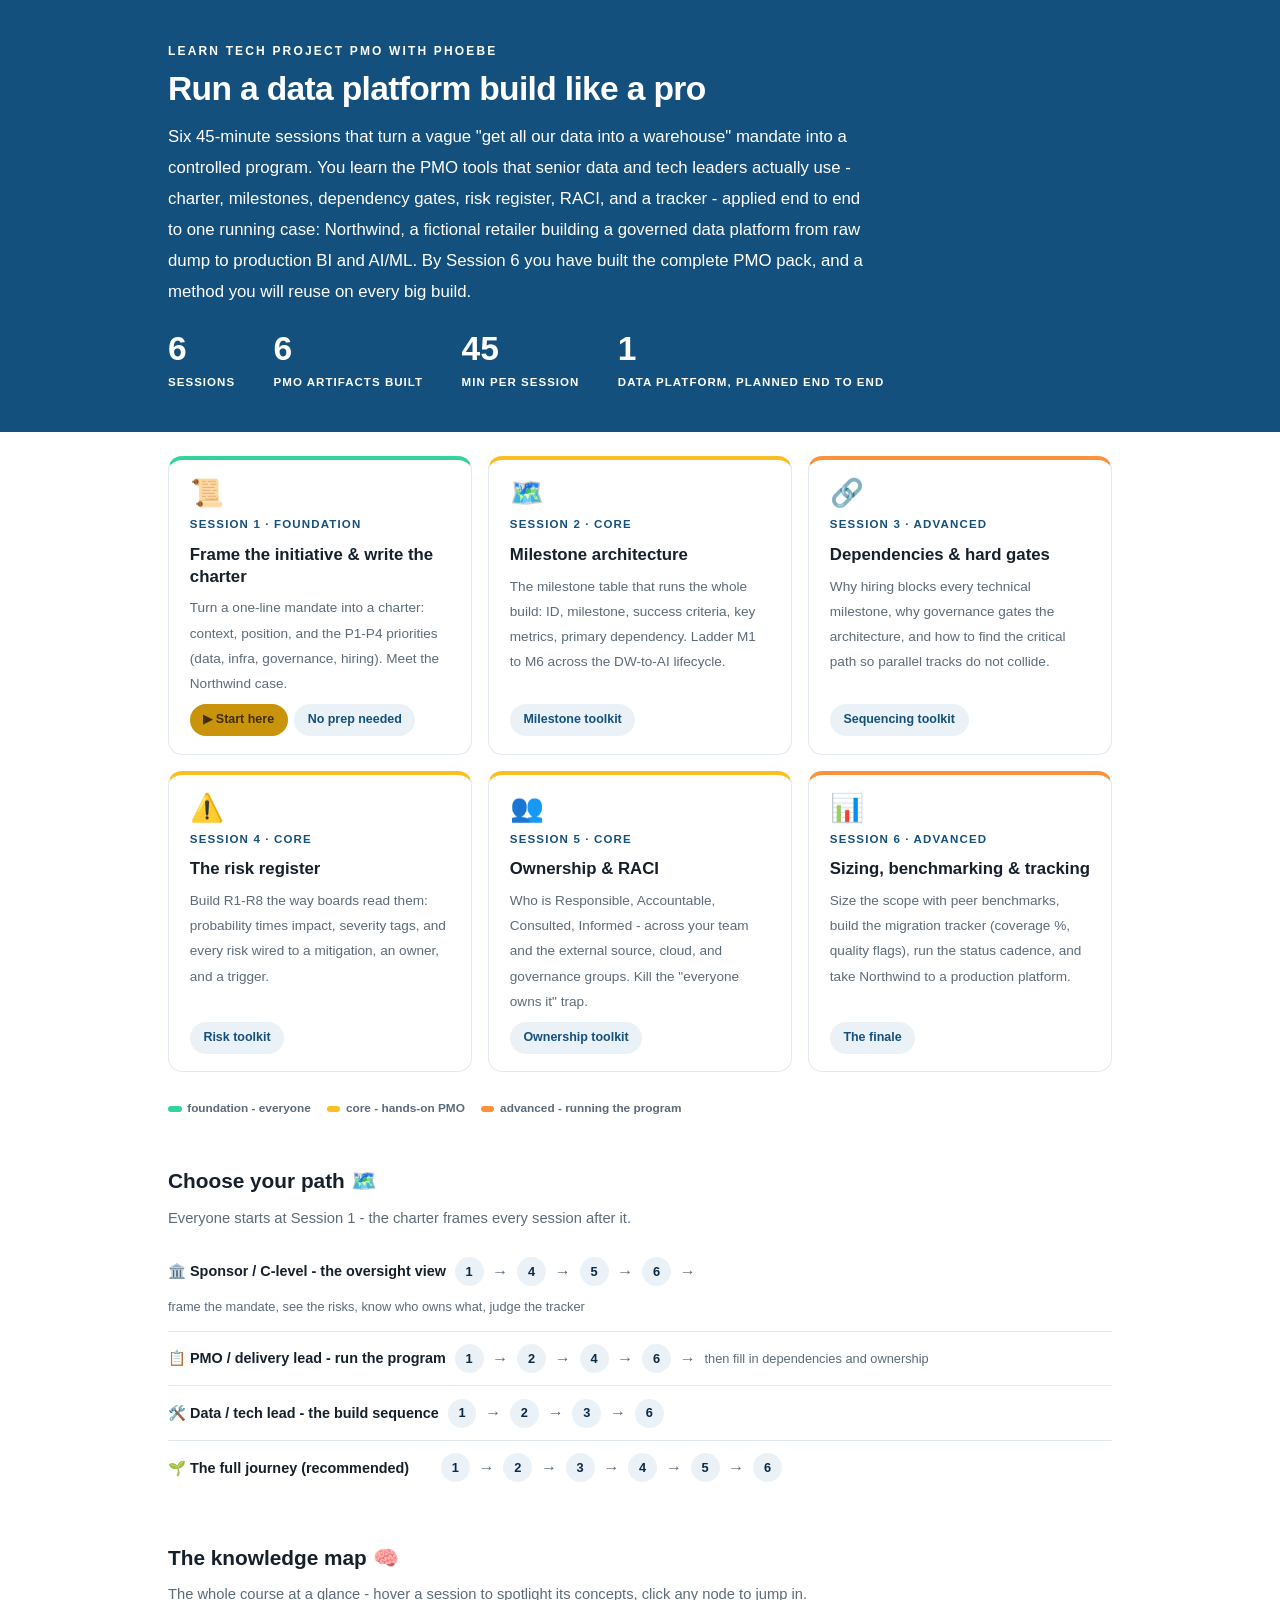
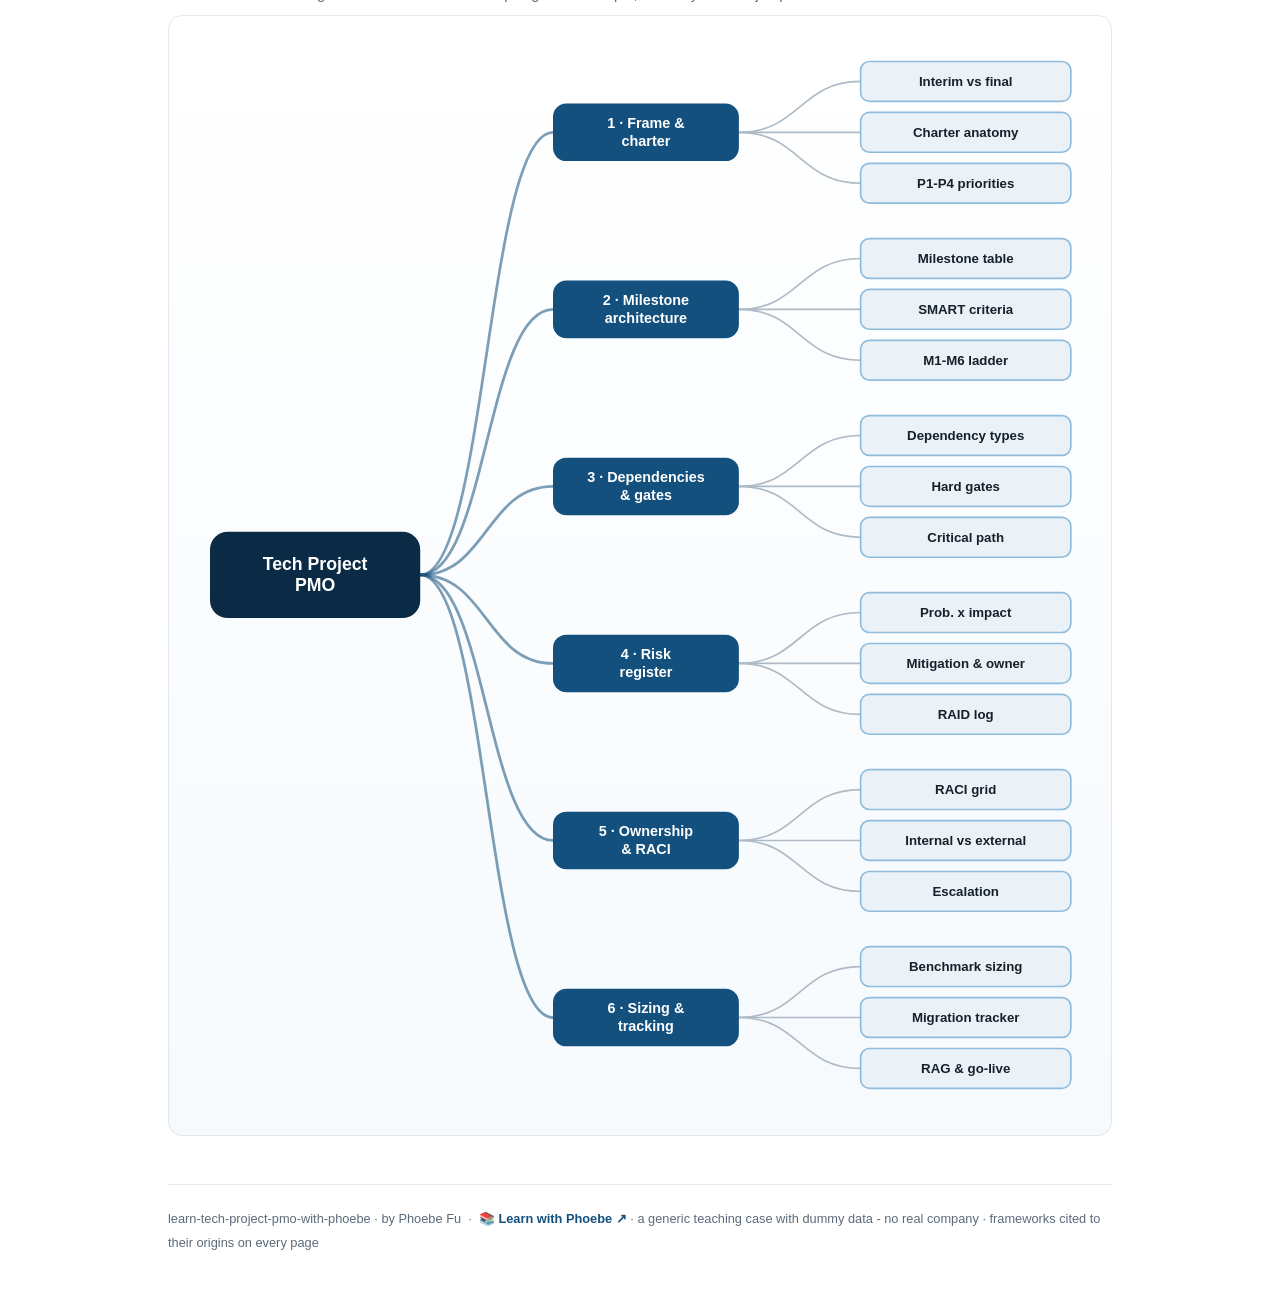
<file: index.html>
<!DOCTYPE html>
<html lang="en">
<head>
<meta charset="UTF-8">
<meta name="viewport" content="width=device-width, initial-scale=1.0">
<!-- social:start -->
<meta name="description" content="Six 45-minute sessions that turn a vague &quot;get all our data into a warehouse&quot; mandate into a controlled program. You learn the PMO tools that senior data and tech leaders actually use - charter...">
<meta property="og:type" content="article">
<meta property="og:site_name" content="Learn with Phoebe">
<meta property="og:title" content="learn tech project PMO with phoebe - run a data platform build like a pro">
<meta property="og:description" content="Six 45-minute sessions that turn a vague &quot;get all our data into a warehouse&quot; mandate into a controlled program. You learn the PMO tools that senior data and tech leaders actually use - charter...">
<meta property="og:url" content="https://phoebefu6.github.io/learn-tech-project-pmo-with-phoebe/">
<meta property="og:image" content="https://phoebefu6.github.io/learn-tech-project-pmo-with-phoebe/assets/og-cover.png">
<meta property="og:image:width" content="1200">
<meta property="og:image:height" content="630">
<meta name="twitter:card" content="summary_large_image">
<meta name="twitter:title" content="learn tech project PMO with phoebe - run a data platform build like a pro">
<meta name="twitter:description" content="Six 45-minute sessions that turn a vague &quot;get all our data into a warehouse&quot; mandate into a controlled program. You learn the PMO tools that senior data and tech leaders actually use - charter...">
<meta name="twitter:image" content="https://phoebefu6.github.io/learn-tech-project-pmo-with-phoebe/assets/og-cover.png">
<!-- social:end -->
<title>learn tech project PMO with phoebe - run a data platform build like a pro</title>
<link rel="stylesheet" href="assets/style.css?v=38">
<style>
  .stats-row { display: flex; gap: 2.4rem; margin-top: 1.5rem; flex-wrap: wrap; }
  .stat b { display: block; font-size: 2.1rem; font-weight: 800; line-height: 1.05; font-variant-numeric: tabular-nums; }
  .stat span { font-size: .72rem; opacity: 1; text-transform: uppercase; letter-spacing: .09em; font-weight: 600; }

  .course-grid { display: grid; grid-template-columns: repeat(auto-fit, minmax(17rem, 1fr)); gap: 1rem; margin-top: 1.5rem; }
  .course-card {
    border: 1px solid var(--hairline);
    border-top: 4px solid var(--diff, var(--indigo));
    border-radius: var(--radius);
    padding: 1.2rem 1.3rem 1.1rem;
    display: flex;
    flex-direction: column;
    gap: .5rem;
    text-decoration: none;
    color: var(--ink);
    background: #fff;
    transition: box-shadow .15s ease, border-color .15s ease, transform .15s ease;
    position: relative;
  }
  .course-card:hover { border-color: var(--indigo-soft); border-top-color: var(--diff, var(--indigo)); box-shadow: 0 8px 28px rgba(20,80,125,.14); transform: translateY(-3px); }
  .course-card .cicon { font-size: 1.7rem; line-height: 1; }
  .course-card .cnum { font-size: .72rem; font-weight: 700; color: var(--indigo); text-transform: uppercase; letter-spacing: .1em; }
  .course-card h3 { font-size: 1.05rem; font-weight: 800; line-height: 1.3; }
  .course-card p { font-size: .85rem; color: var(--muted); flex: 1; }
  .course-card .meta { display: flex; gap: .4rem; flex-wrap: wrap; }

  .diff-legend { display: flex; gap: 1rem; margin-top: 1.6rem; font-size: .74rem; color: var(--muted); font-weight: 600; flex-wrap: wrap; }
  .diff-legend i { display: inline-block; width: .85rem; height: .35rem; border-radius: 999px; margin-right: .35rem; vertical-align: middle; }

  .paths { margin-top: 2.6rem; }
  .paths h2 { font-size: 1.3rem; font-weight: 800; margin-bottom: .3rem; }
  .paths .plede { color: var(--muted); font-size: .92rem; margin-bottom: .8rem; }
  .path { display: flex; gap: .55rem; align-items: center; padding: .75rem 0; border-bottom: .5px solid var(--hairline); flex-wrap: wrap; }
  .path:last-child { border-bottom: none; }
  .path b { min-width: 16.5rem; font-size: .9rem; }
  .path .pstep { background: var(--indigo-50); color: var(--indigo-deep); border-radius: 999px; padding: .16rem .68rem; font-weight: 700; font-size: .8rem; text-decoration: none; transition: all .12s ease; }
  .path .pstep:hover { background: var(--indigo); color: #fff; }
  .path .parr { color: var(--muted); font-weight: 700; }

  .mm-section { margin-top: 1.6rem; }
  .mm-section h2 { font-size: 1.3rem; font-weight: 800; margin-bottom: .2rem; }
  .mm-section .mm-lede { color: var(--muted); font-size: .92rem; margin-bottom: .4rem; }
  .mm-wrap { border: 1px solid var(--hairline); border-radius: var(--radius); background: linear-gradient(180deg,#fff, #F6FAFD); padding: .6rem; overflow-x: auto; }
  .mm-svg { width: 100%; height: auto; display: block; max-width: 60rem; margin: 0 auto; min-width: 34rem; }
  .mm-link { cursor: pointer; text-decoration: none; }
  .mm-node rect { transition: opacity .15s ease, filter .15s ease; }
  .mm-node text { pointer-events: none; }
  .mm-link:hover .mm-node rect { filter: brightness(1.06); }
  .mm-edge { transition: opacity .15s ease; }
</style>
</head>
<body>

<header class="masthead">
  <div class="wrap">
    <div class="eyebrow">Learn Tech Project PMO with Phoebe</div>
    <h1>Run a data platform build like a pro</h1>
    <p class="sub">Six 45-minute sessions that turn a vague "get all our data into a warehouse" mandate into a controlled program. You learn the PMO tools that senior data and tech leaders actually use - charter, milestones, dependency gates, risk register, RACI, and a tracker - applied end to end to one running case: Northwind, a fictional retailer building a governed data platform from raw dump to production BI and AI/ML. By Session 6 you have built the complete PMO pack, and a method you will reuse on every big build.</p>
    <div class="stats-row">
      <div class="stat"><b data-count="6">6</b><span>sessions</span></div>
      <div class="stat"><b data-count="6">6</b><span>PMO artifacts built</span></div>
      <div class="stat"><b data-count="45">45</b><span>min per session</span></div>
      <div class="stat"><b data-count="1">1</b><span>data platform, planned end to end</span></div>
    </div>
  </div>
</header>

<main class="wrap">
  

  <section class="section">
    <div class="course-grid">
      <a class="course-card" href="courses/01-frame-the-initiative.html" style="--diff:#34D399">
        <span class="cicon">📜</span>
        <span class="cnum">Session 1 · foundation</span>
        <h3>Frame the initiative &amp; write the charter</h3>
        <p>Turn a one-line mandate into a charter: context, position, and the P1-P4 priorities (data, infra, governance, hiring). Meet the Northwind case.</p>
        <span class="meta"><span class="pill amber">▶ Start here</span><span class="pill light">No prep needed</span></span>
      </a>
      <a class="course-card" href="courses/02-milestone-architecture.html" style="--diff:#FBBF24">
        <span class="cicon">🗺️</span>
        <span class="cnum">Session 2 · core</span>
        <h3>Milestone architecture</h3>
        <p>The milestone table that runs the whole build: ID, milestone, success criteria, key metrics, primary dependency. Ladder M1 to M6 across the DW-to-AI lifecycle.</p>
        <span class="meta"><span class="pill light">Milestone toolkit</span></span>
      </a>
      <a class="course-card" href="courses/03-dependencies-and-gates.html" style="--diff:#FB923C">
        <span class="cicon">🔗</span>
        <span class="cnum">Session 3 · advanced</span>
        <h3>Dependencies &amp; hard gates</h3>
        <p>Why hiring blocks every technical milestone, why governance gates the architecture, and how to find the critical path so parallel tracks do not collide.</p>
        <span class="meta"><span class="pill light">Sequencing toolkit</span></span>
      </a>
      <a class="course-card" href="courses/04-the-risk-register.html" style="--diff:#FBBF24">
        <span class="cicon">⚠️</span>
        <span class="cnum">Session 4 · core</span>
        <h3>The risk register</h3>
        <p>Build R1-R8 the way boards read them: probability times impact, severity tags, and every risk wired to a mitigation, an owner, and a trigger.</p>
        <span class="meta"><span class="pill light">Risk toolkit</span></span>
      </a>
      <a class="course-card" href="courses/05-ownership-and-raci.html" style="--diff:#FBBF24">
        <span class="cicon">👥</span>
        <span class="cnum">Session 5 · core</span>
        <h3>Ownership &amp; RACI</h3>
        <p>Who is Responsible, Accountable, Consulted, Informed - across your team and the external source, cloud, and governance groups. Kill the "everyone owns it" trap.</p>
        <span class="meta"><span class="pill light">Ownership toolkit</span></span>
      </a>
      <a class="course-card" href="courses/06-sizing-and-tracking.html" style="--diff:#FB923C">
        <span class="cicon">📊</span>
        <span class="cnum">Session 6 · advanced</span>
        <h3>Sizing, benchmarking &amp; tracking</h3>
        <p>Size the scope with peer benchmarks, build the migration tracker (coverage %, quality flags), run the status cadence, and take Northwind to a production platform.</p>
        <span class="meta"><span class="pill light">The finale</span></span>
      </a>
    </div>
    <div class="diff-legend">
      <span><i style="background:#34D399"></i>foundation - everyone</span>
      <span><i style="background:#FBBF24"></i>core - hands-on PMO</span>
      <span><i style="background:#FB923C"></i>advanced - running the program</span>
    </div>

    <div class="paths">
      <h2>Choose your path 🗺️</h2>
      <p class="plede">Everyone starts at Session 1 - the charter frames every session after it.</p>
      <div class="path"><b>🏛️ Sponsor / C-level - the oversight view</b>
        <a class="pstep" href="courses/01-frame-the-initiative.html">1</a><span class="parr">→</span>
        <a class="pstep" href="courses/04-the-risk-register.html">4</a><span class="parr">→</span>
        <a class="pstep" href="courses/05-ownership-and-raci.html">5</a><span class="parr">→</span>
        <a class="pstep" href="courses/06-sizing-and-tracking.html">6</a><span class="parr">→</span>
        <span style="font-size:.8rem;color:var(--muted)">frame the mandate, see the risks, know who owns what, judge the tracker</span>
      </div>
      <div class="path"><b>📋 PMO / delivery lead - run the program</b>
        <a class="pstep" href="courses/01-frame-the-initiative.html">1</a><span class="parr">→</span>
        <a class="pstep" href="courses/02-milestone-architecture.html">2</a><span class="parr">→</span>
        <a class="pstep" href="courses/04-the-risk-register.html">4</a><span class="parr">→</span>
        <a class="pstep" href="courses/06-sizing-and-tracking.html">6</a><span class="parr">→</span>
        <span style="font-size:.8rem;color:var(--muted)">then fill in dependencies and ownership</span>
      </div>
      <div class="path"><b>🛠️ Data / tech lead - the build sequence</b>
        <a class="pstep" href="courses/01-frame-the-initiative.html">1</a><span class="parr">→</span>
        <a class="pstep" href="courses/02-milestone-architecture.html">2</a><span class="parr">→</span>
        <a class="pstep" href="courses/03-dependencies-and-gates.html">3</a><span class="parr">→</span>
        <a class="pstep" href="courses/06-sizing-and-tracking.html">6</a>
      </div>
      <div class="path"><b>🌱 The full journey (recommended)</b>
        <a class="pstep" href="courses/01-frame-the-initiative.html">1</a><span class="parr">→</span>
        <a class="pstep" href="courses/02-milestone-architecture.html">2</a><span class="parr">→</span>
        <a class="pstep" href="courses/03-dependencies-and-gates.html">3</a><span class="parr">→</span>
        <a class="pstep" href="courses/04-the-risk-register.html">4</a><span class="parr">→</span>
        <a class="pstep" href="courses/05-ownership-and-raci.html">5</a><span class="parr">→</span>
        <a class="pstep" href="courses/06-sizing-and-tracking.html">6</a>
      </div>
    </div>
  </section>

  <section class="section mm-section">
    <h2>The knowledge map 🧠</h2>
    <p class="mm-lede">The whole course at a glance - hover a session to spotlight its concepts, click any node to jump in.</p>
    <div class="mm-wrap"><div id="mindmap"></div></div>
  </section>

  <footer class="pagefoot">
    <span>learn-tech-project-pmo-with-phoebe · by Phoebe Fu &nbsp;·&nbsp; 📚 <a href="https://phoebefu6.github.io/learn-with-phoebe/">Learn with Phoebe ↗</a> · a generic teaching case with dummy data - no real company · frameworks cited to their origins on every page</span>
  </footer>
</main>

<script>
window.MINDMAP_DATA = {
  title: "Tech Project\nPMO",
  centerColor: "#0B2A45",
  sessions: [
    { label: "Frame &\ncharter", href: "courses/01-frame-the-initiative.html", color: "#34D399",
      concepts: [
        { label: "Interim vs final", href: "courses/01-frame-the-initiative.html" },
        { label: "Charter anatomy", href: "courses/01-frame-the-initiative.html" },
        { label: "P1-P4 priorities", href: "courses/01-frame-the-initiative.html" } ] },
    { label: "Milestone\narchitecture", href: "courses/02-milestone-architecture.html", color: "#FBBF24",
      concepts: [
        { label: "Milestone table", href: "courses/02-milestone-architecture.html" },
        { label: "SMART criteria", href: "courses/02-milestone-architecture.html" },
        { label: "M1-M6 ladder", href: "courses/02-milestone-architecture.html" } ] },
    { label: "Dependencies\n& gates", href: "courses/03-dependencies-and-gates.html", color: "#FB923C",
      concepts: [
        { label: "Dependency types", href: "courses/03-dependencies-and-gates.html" },
        { label: "Hard gates", href: "courses/03-dependencies-and-gates.html" },
        { label: "Critical path", href: "courses/03-dependencies-and-gates.html" } ] },
    { label: "Risk\nregister", href: "courses/04-the-risk-register.html", color: "#FBBF24",
      concepts: [
        { label: "Prob. x impact", href: "courses/04-the-risk-register.html" },
        { label: "Mitigation & owner", href: "courses/04-the-risk-register.html" },
        { label: "RAID log", href: "courses/04-the-risk-register.html" } ] },
    { label: "Ownership\n& RACI", href: "courses/05-ownership-and-raci.html", color: "#FBBF24",
      concepts: [
        { label: "RACI grid", href: "courses/05-ownership-and-raci.html" },
        { label: "Internal vs external", href: "courses/05-ownership-and-raci.html" },
        { label: "Escalation", href: "courses/05-ownership-and-raci.html" } ] },
    { label: "Sizing &\ntracking", href: "courses/06-sizing-and-tracking.html", color: "#FB923C",
      concepts: [
        { label: "Benchmark sizing", href: "courses/06-sizing-and-tracking.html" },
        { label: "Migration tracker", href: "courses/06-sizing-and-tracking.html" },
        { label: "RAG & go-live", href: "courses/06-sizing-and-tracking.html" } ] }
  ]
};
</script>
<script src="assets/mindmap.js?v=17"></script>
<script src="assets/app.js?v=36"></script>
</body>
</html>
</file>
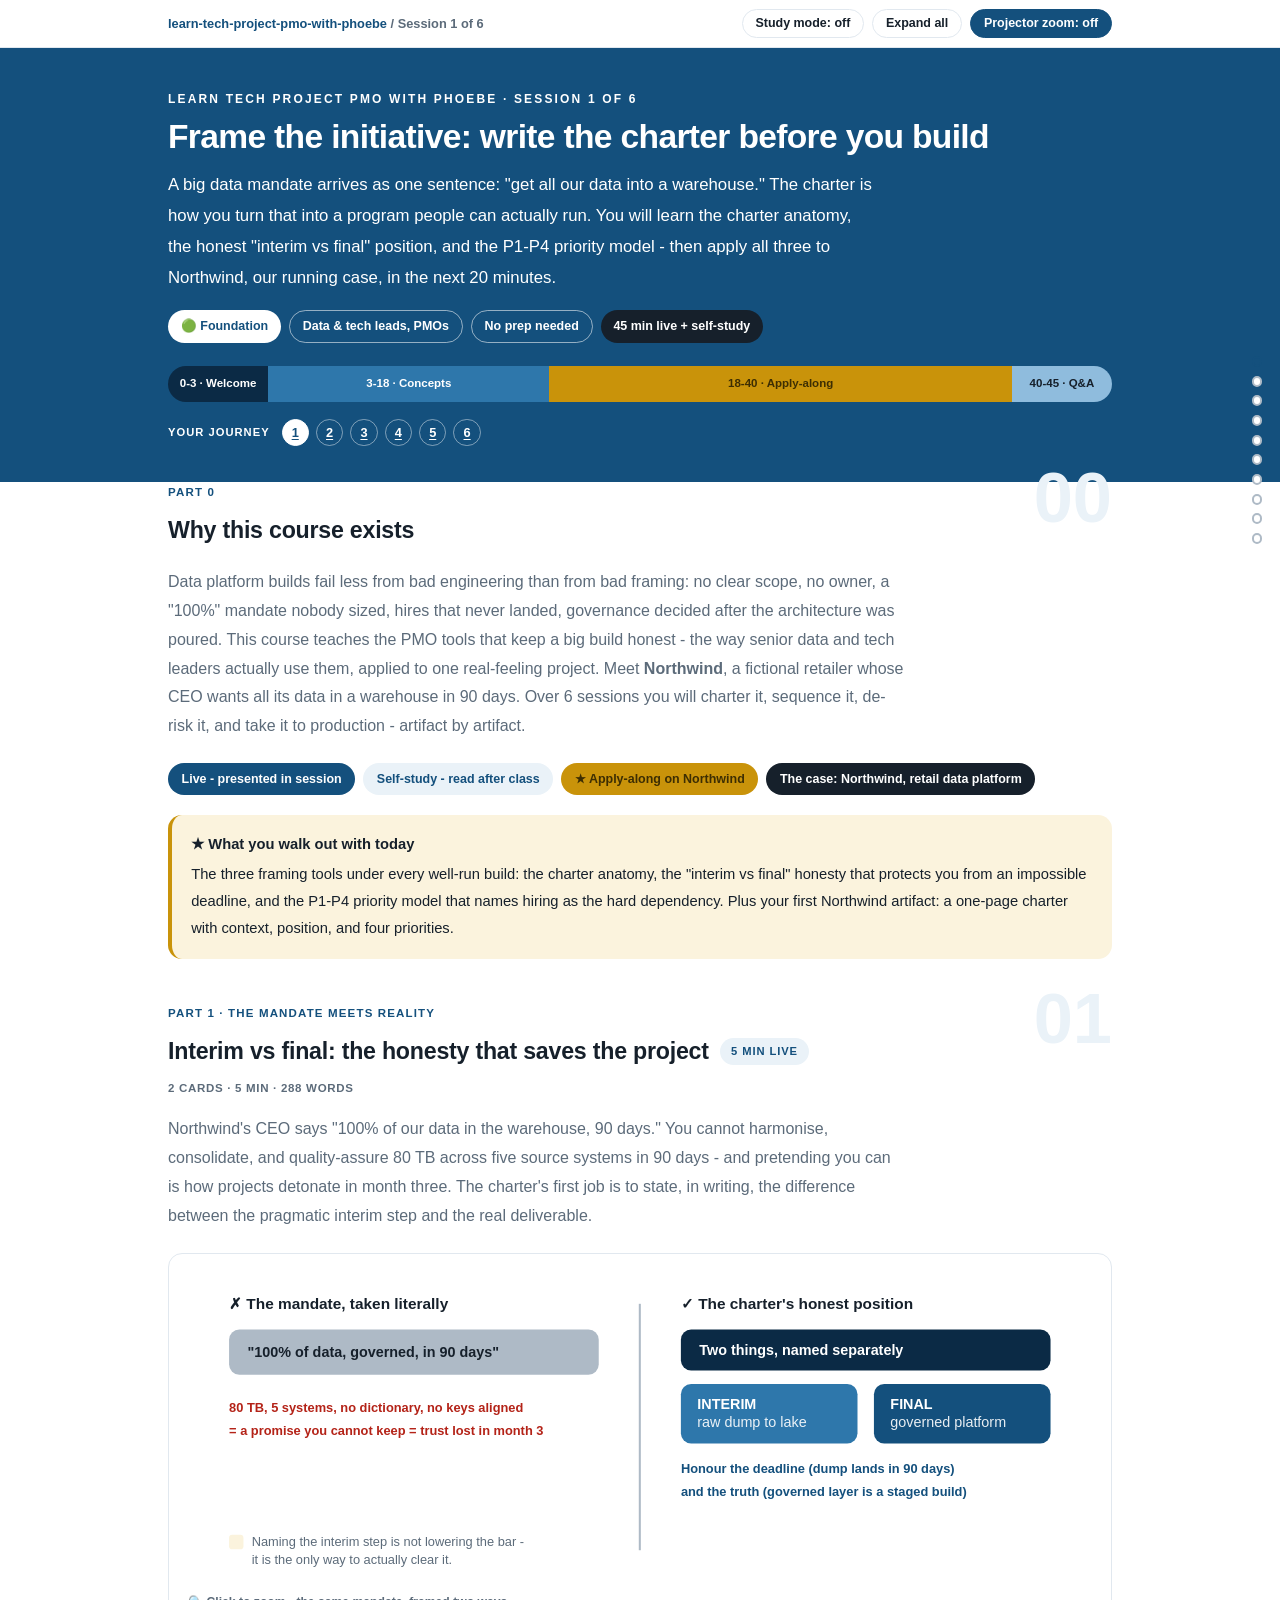
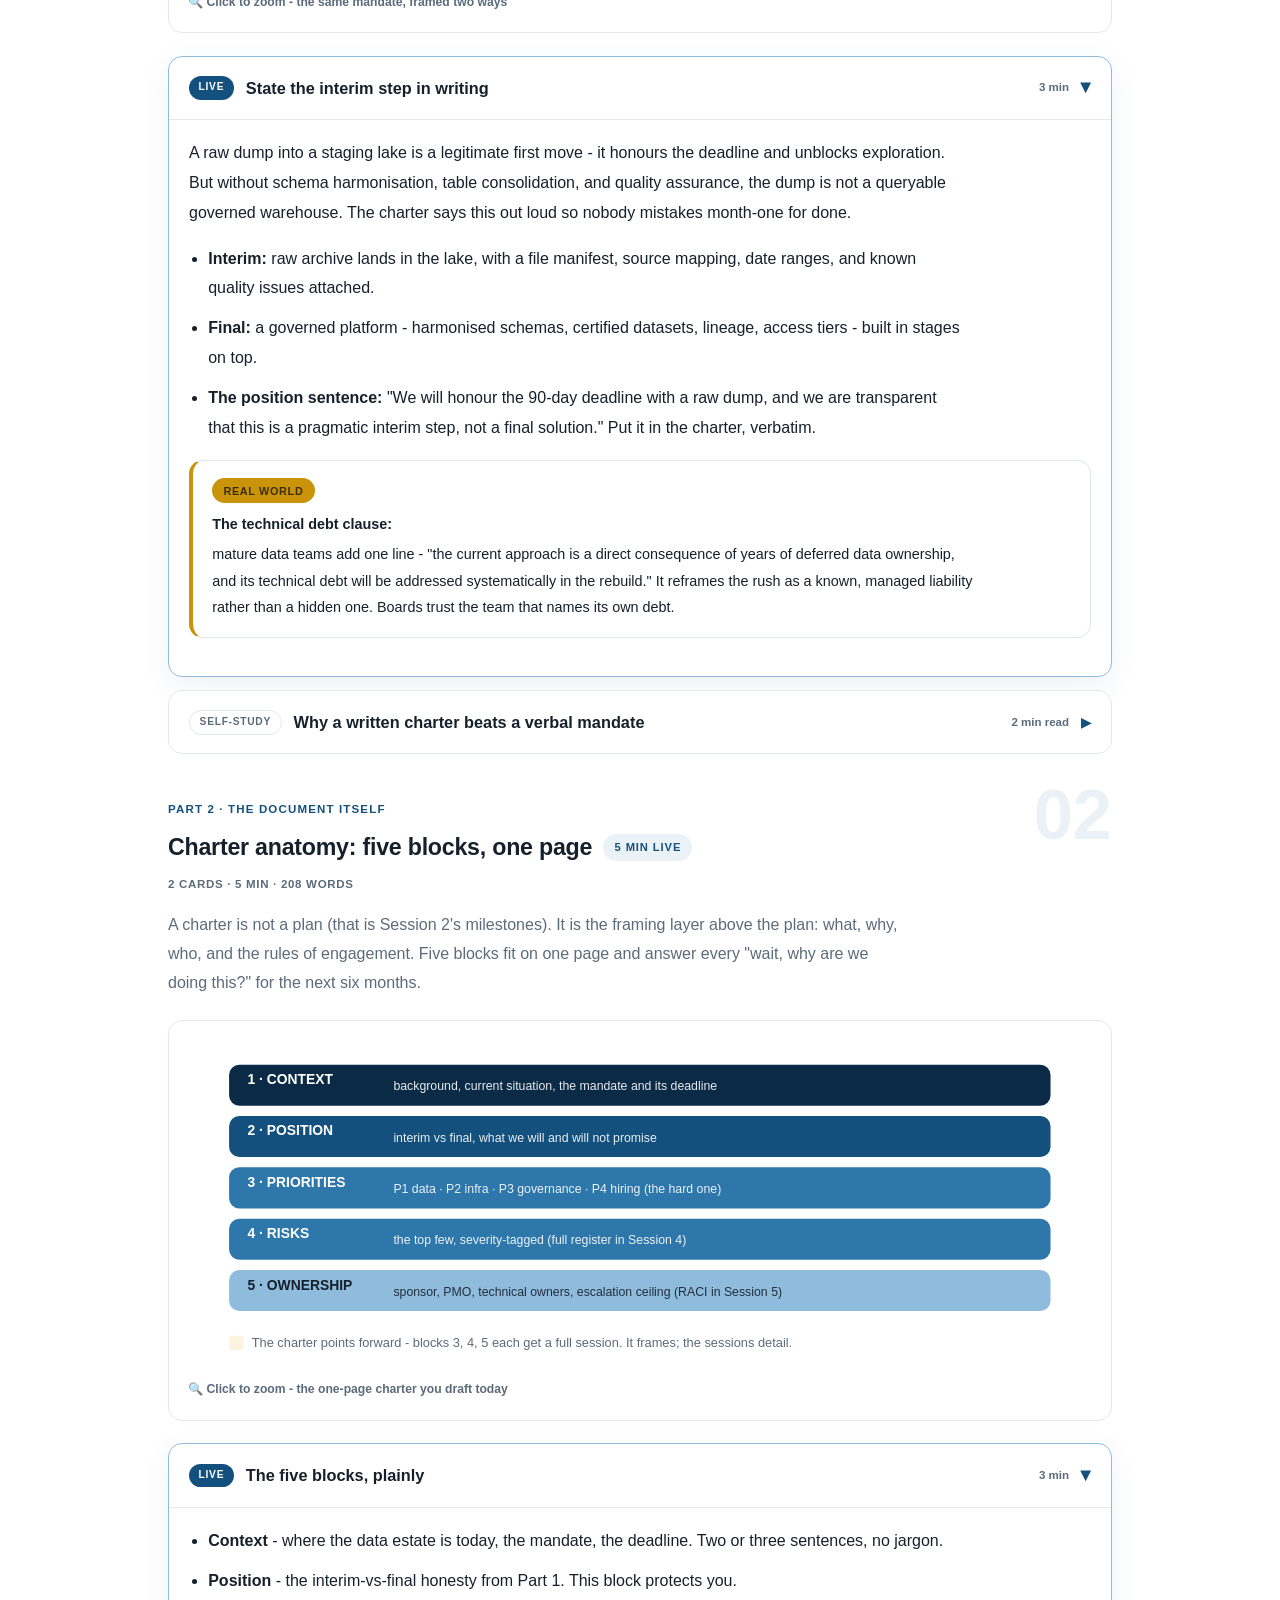
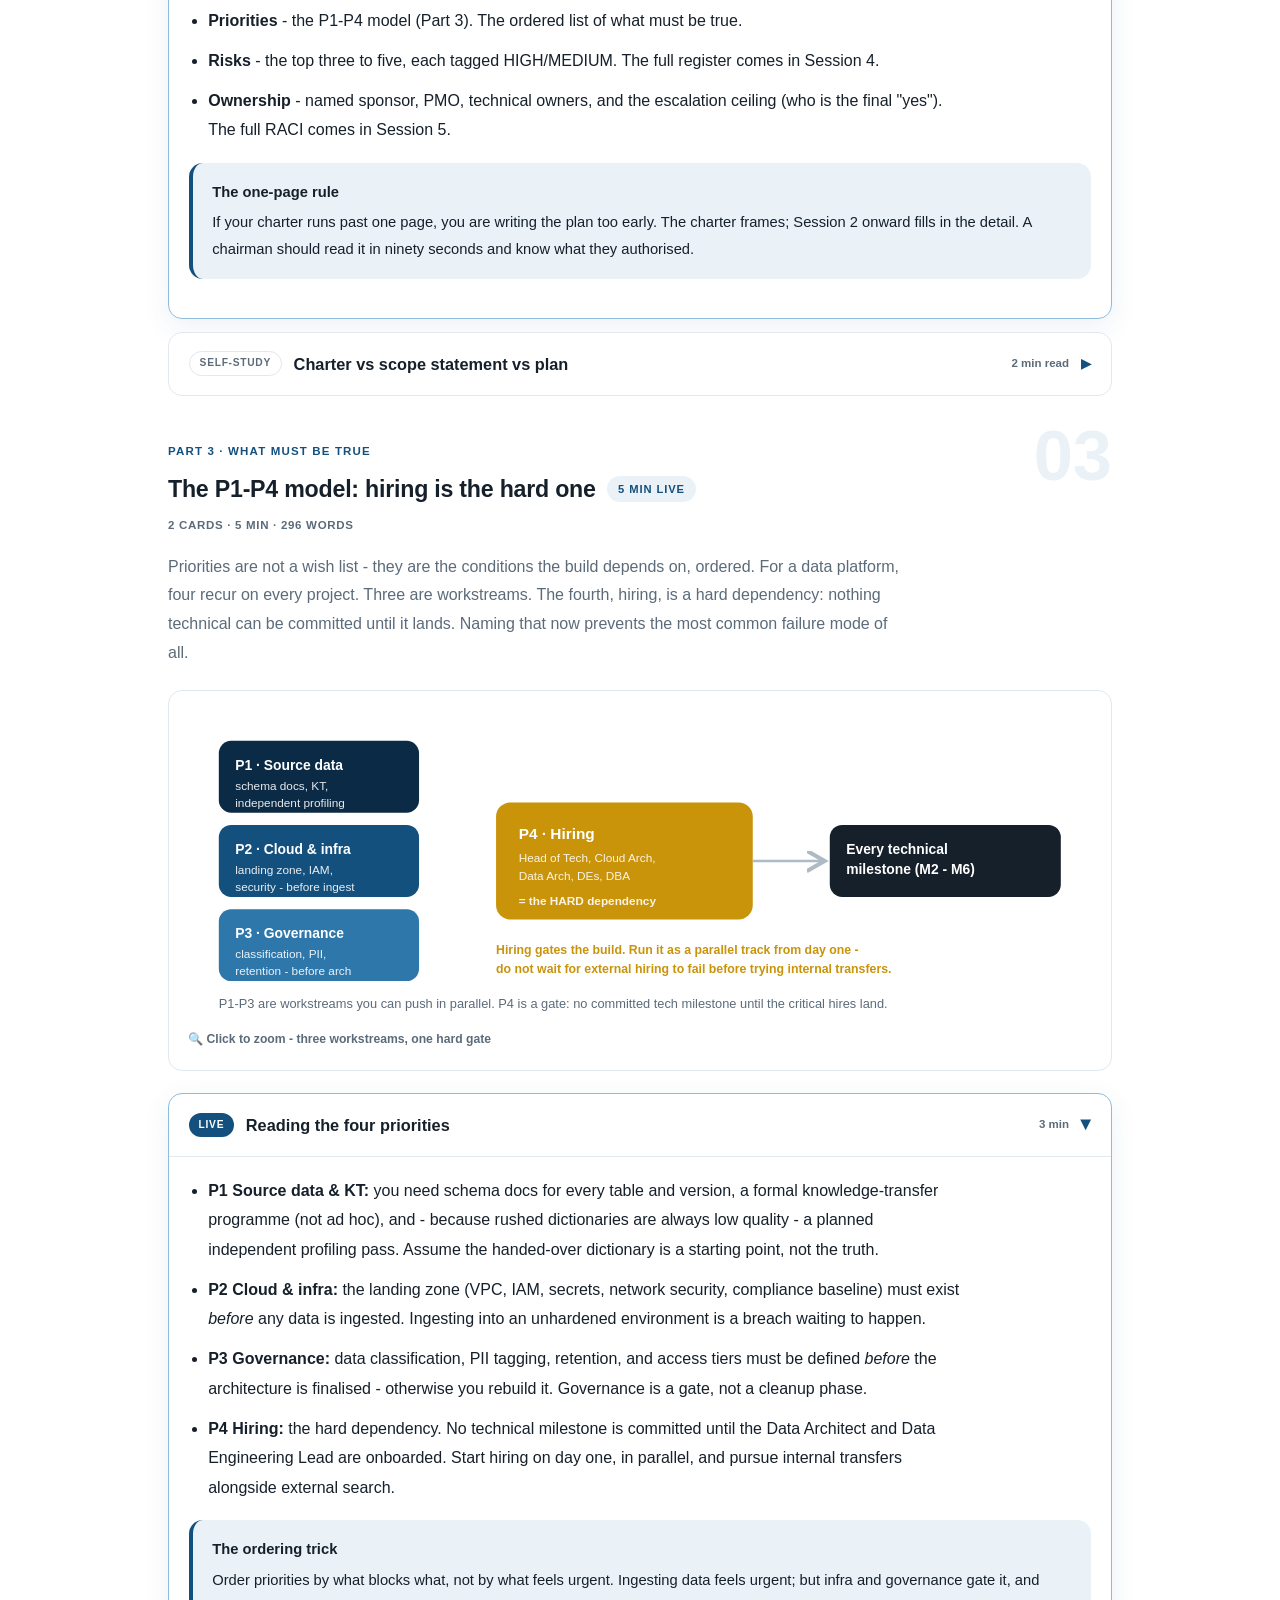
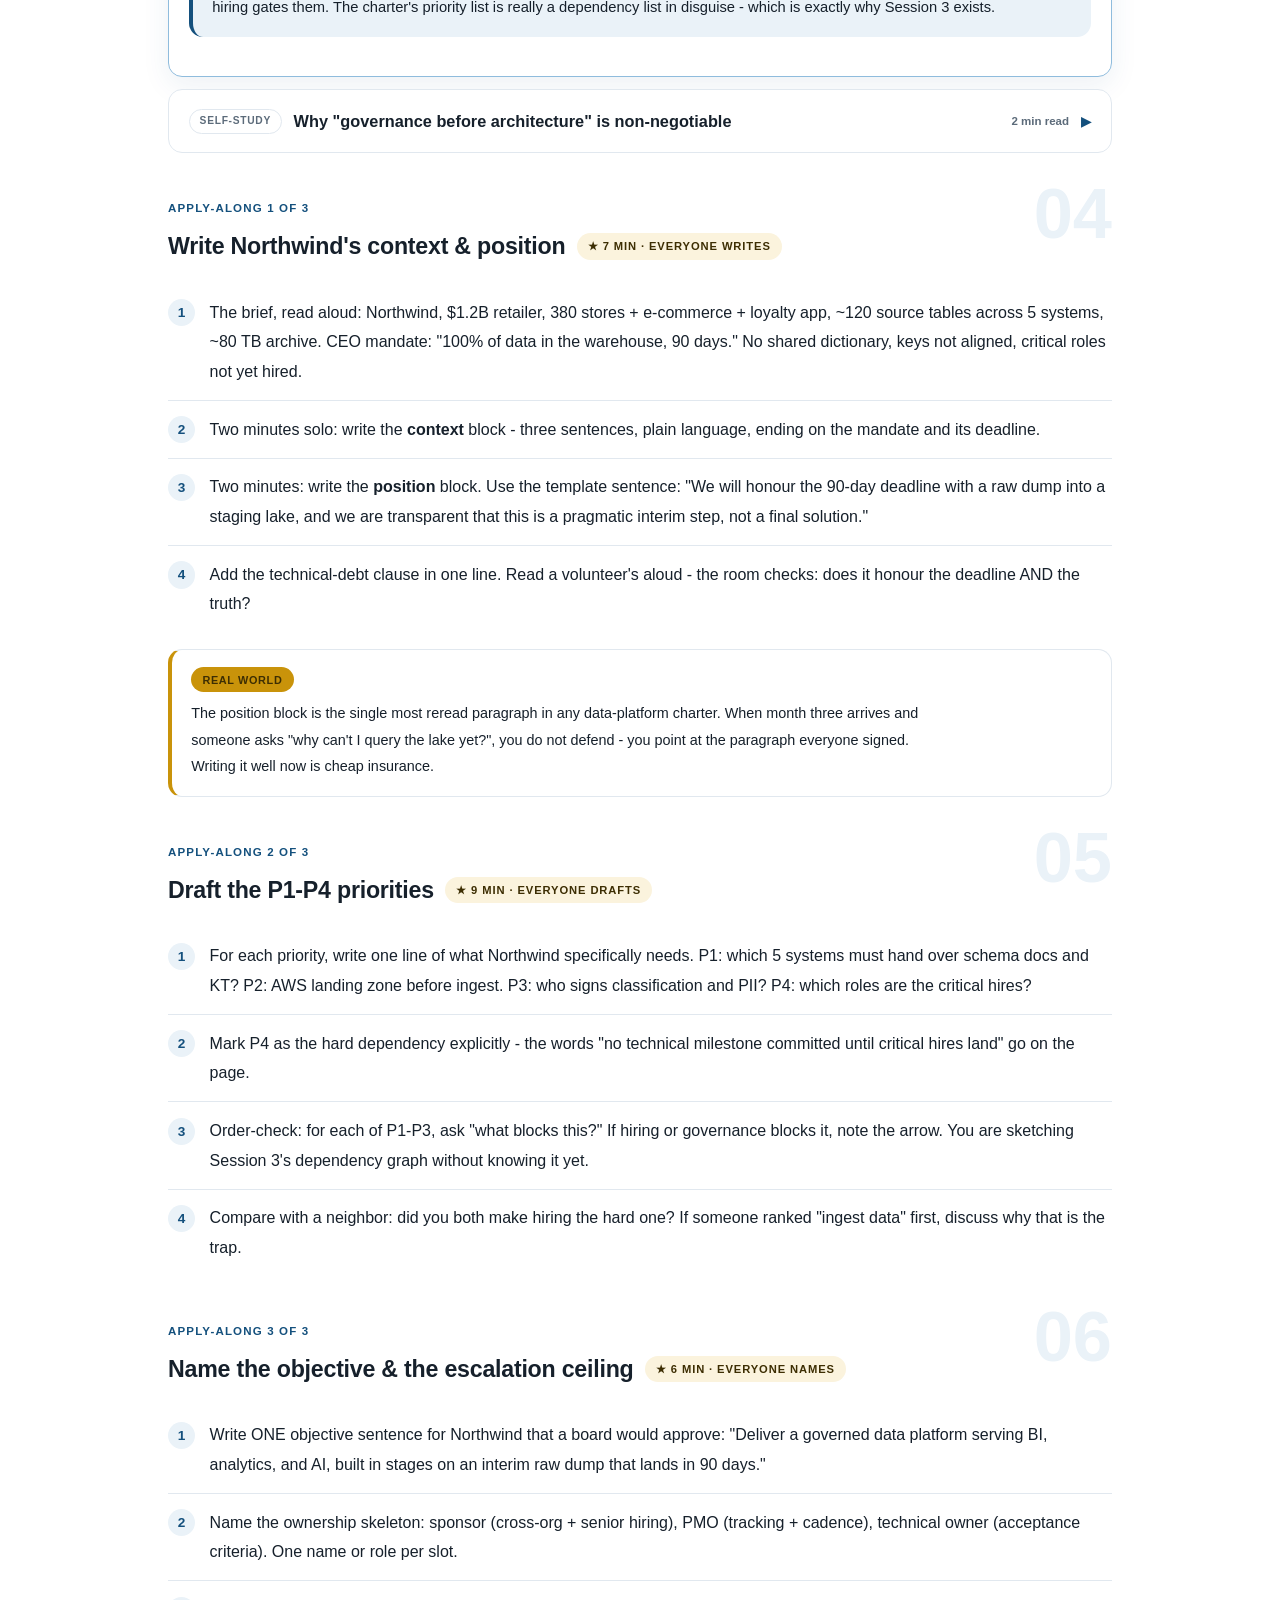
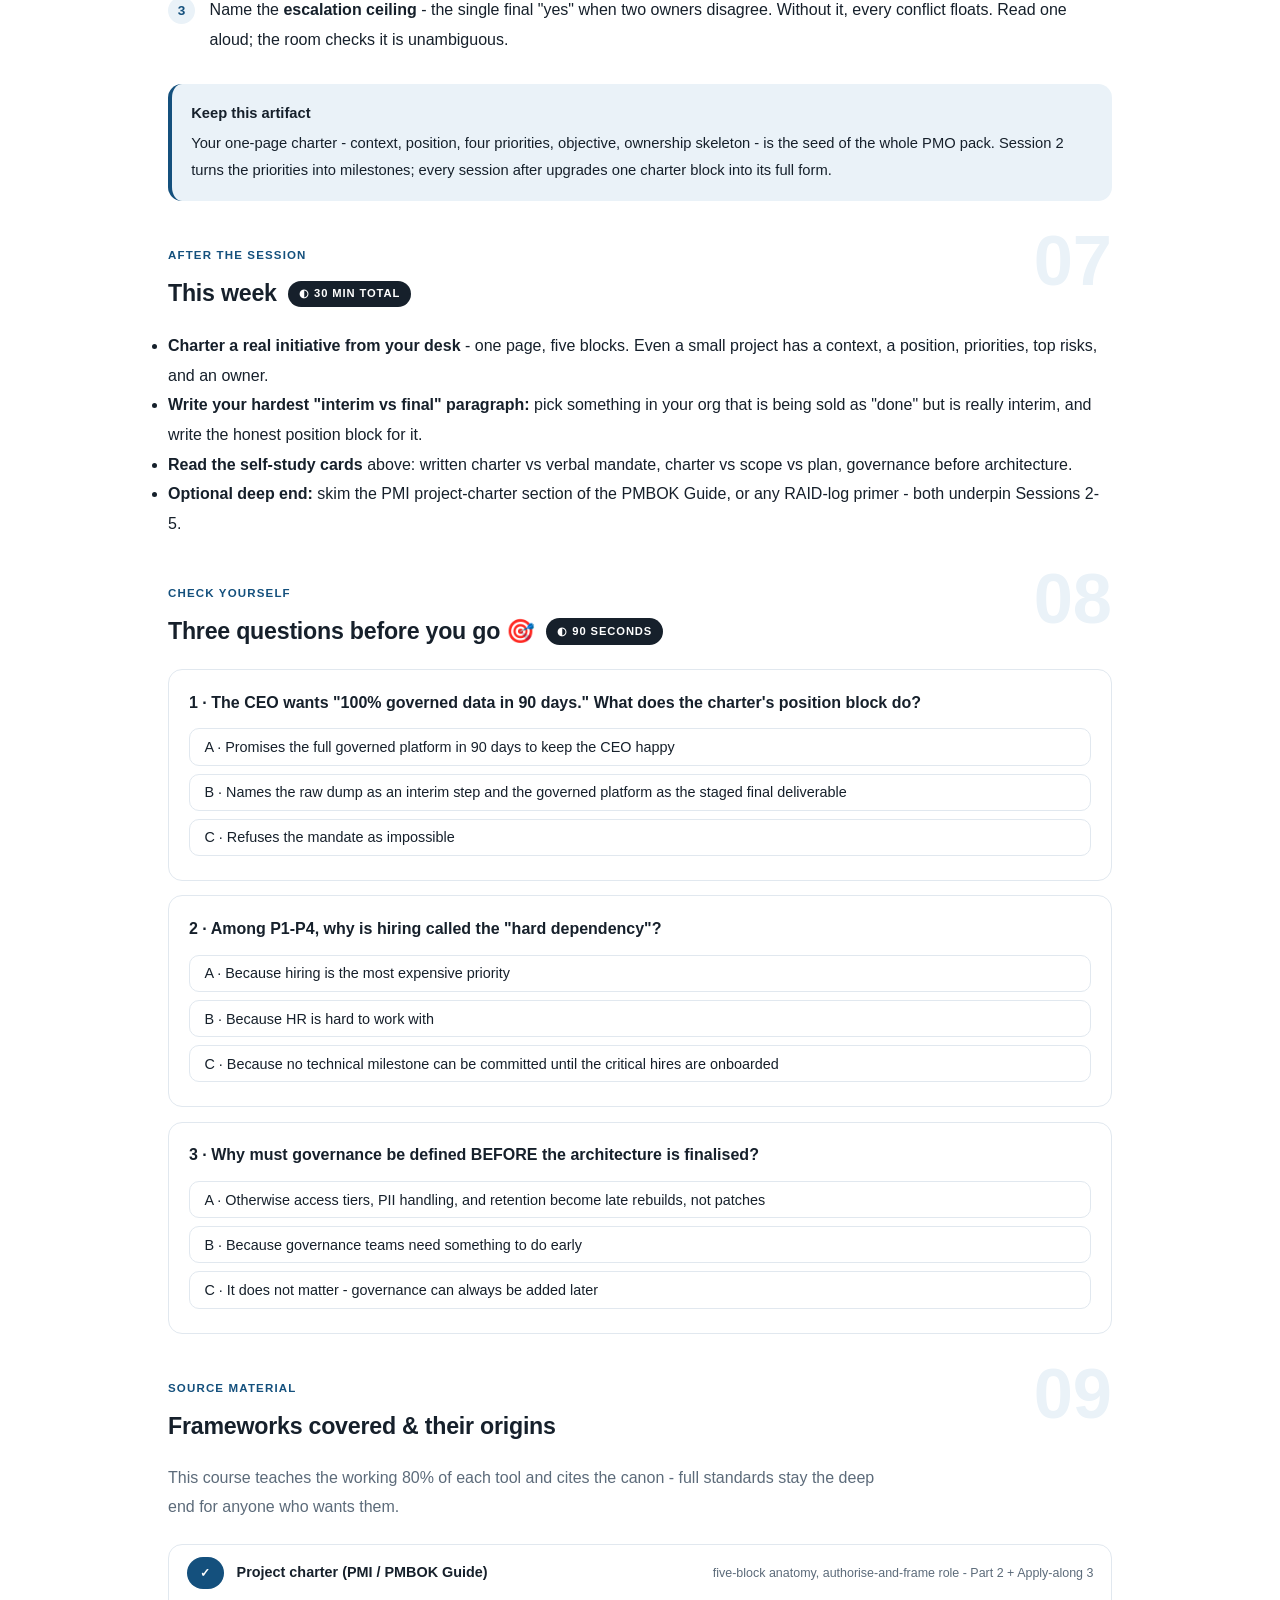
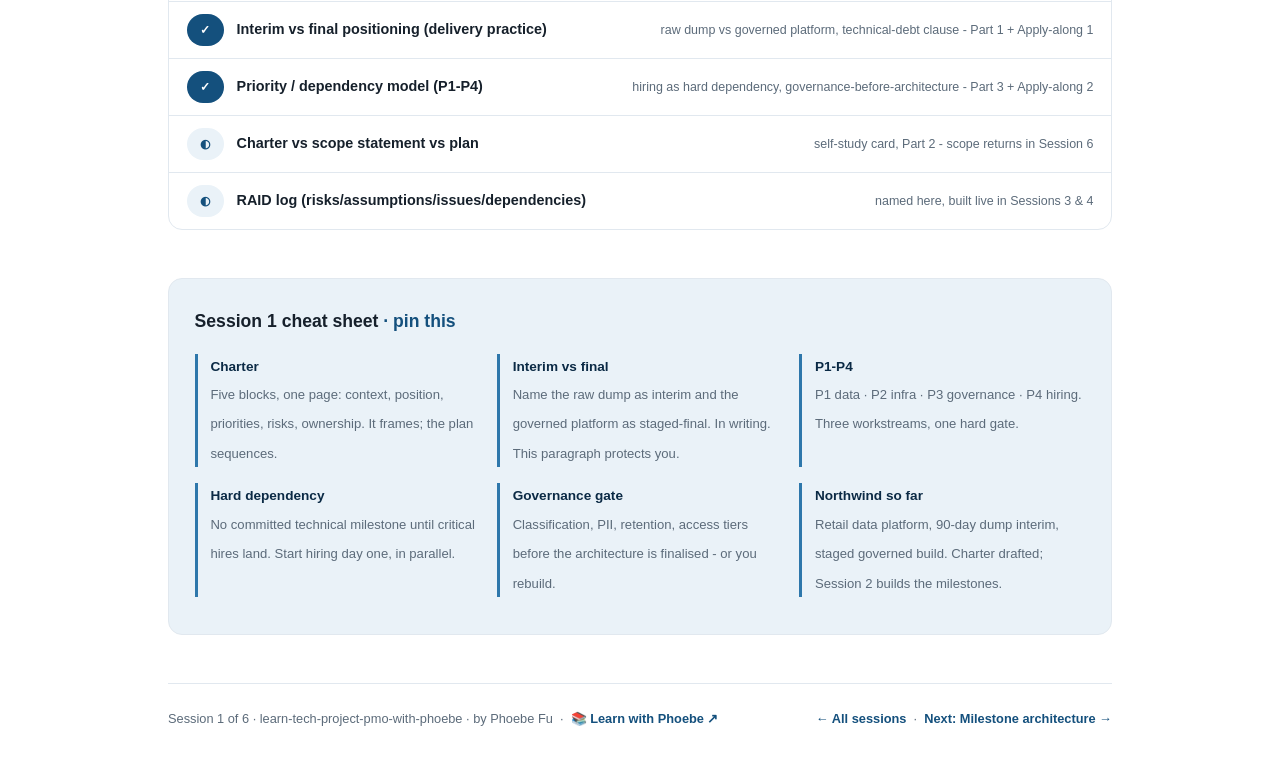
<file: courses/01-frame-the-initiative.html>
<!DOCTYPE html>
<html lang="en">
<head>
<meta charset="UTF-8">
<meta name="viewport" content="width=device-width, initial-scale=1.0">
<!-- social:start -->
<meta name="description" content="Data platform builds fail less from bad engineering than from bad framing: no clear scope, no owner, a &quot;100%&quot; mandate nobody sized, hires that never landed, governance decided after the...">
<meta property="og:type" content="article">
<meta property="og:site_name" content="Learn with Phoebe">
<meta property="og:title" content="Frame the initiative: write the charter before you build - learn tech project PMO with phoebe">
<meta property="og:description" content="Data platform builds fail less from bad engineering than from bad framing: no clear scope, no owner, a &quot;100%&quot; mandate nobody sized, hires that never landed, governance decided after the...">
<meta property="og:url" content="https://phoebefu6.github.io/learn-tech-project-pmo-with-phoebe/courses/01-frame-the-initiative.html">
<meta property="og:image" content="https://phoebefu6.github.io/learn-tech-project-pmo-with-phoebe/assets/og-cover.png">
<meta property="og:image:width" content="1200">
<meta property="og:image:height" content="630">
<meta name="twitter:card" content="summary_large_image">
<meta name="twitter:title" content="Frame the initiative: write the charter before you build - learn tech project PMO with phoebe">
<meta name="twitter:description" content="Data platform builds fail less from bad engineering than from bad framing: no clear scope, no owner, a &quot;100%&quot; mandate nobody sized, hires that never landed, governance decided after the...">
<meta name="twitter:image" content="https://phoebefu6.github.io/learn-tech-project-pmo-with-phoebe/assets/og-cover.png">
<!-- social:end -->
<title>Session 1 · Frame the initiative &amp; write the charter - learn tech project PMO with phoebe</title>
<link rel="stylesheet" href="../assets/style.css?v=37">
</head>
<body>

<div class="toolbar">
  <div class="wrap">
    <span class="crumb"><a href="../index.html">learn-tech-project-pmo-with-phoebe</a> / Session 1 of 6</span>
    <button class="btn" id="toggle-all" type="button">Expand all</button>
    <button class="btn primary" id="zoom-toggle" type="button">Projector zoom: off</button>
  </div>
</div>

<header class="masthead">
  <div class="wrap">
    <div class="eyebrow">Learn Tech Project PMO with Phoebe · Session 1 of 6</div>
    <h1>Frame the initiative: <span class="accent">write the charter before you build</span></h1>
    <p class="sub">A big data mandate arrives as one sentence: "get all our data into a warehouse." The charter is how you turn that into a program people can actually run. You will learn the charter anatomy, the honest "interim vs final" position, and the P1-P4 priority model - then apply all three to Northwind, our running case, in the next 20 minutes.</p>
    <div class="chip-row">
      <span class="chip level">🟢 Foundation</span>
      <span class="chip audience">Data &amp; tech leads, PMOs</span>
      <span class="chip audience">No prep needed</span>
      <span class="chip time">45 min live + self-study</span>
    </div>
    <div class="agenda">
      <span class="a1" style="flex:1">0-3 · Welcome</span>
      <span class="a2" style="flex:3">3-18 · Concepts</span>
      <span class="a3" style="flex:5">18-40 · Apply-along</span>
      <span class="a4" style="flex:1">40-45 · Q&amp;A</span>
    </div>
  </div>
</header>

<main class="wrap">

  <!-- ============ INTRO ============ -->
  <section class="section" id="intro">
    <div class="section-kicker">
      <span class="klabel">Part 0</span>
      <h2>Why this course exists</h2>
    </div>
    <p class="lede">Data platform builds fail less from bad engineering than from bad framing: no clear scope, no owner, a "100%" mandate nobody sized, hires that never landed, governance decided after the architecture was poured. This course teaches the PMO tools that keep a big build honest - the way senior data and tech leaders actually use them, applied to one real-feeling project. Meet <strong>Northwind</strong>, a fictional retailer whose CEO wants all its data in a warehouse in 90 days. Over 6 sessions you will charter it, sequence it, de-risk it, and take it to production - artifact by artifact.</p>
    <div class="legend">
      <span class="pill solid">Live - presented in session</span>
      <span class="pill light">Self-study - read after class</span>
      <span class="pill amber">★ Apply-along on Northwind</span>
      <span class="pill inkpill">The case: Northwind, retail data platform</span>
    </div>
    <div class="callout win">
      <strong>★ What you walk out with today</strong>
      The three framing tools under every well-run build: the charter anatomy, the "interim vs final" honesty that protects you from an impossible deadline, and the P1-P4 priority model that names hiring as the hard dependency. Plus your first Northwind artifact: a one-page charter with context, position, and four priorities.
    </div>
  </section>

  <!-- ============ PART 1: THE MANDATE + HONEST POSITION ============ -->
  <section class="section" id="mandate">
    <div class="section-kicker">
      <span class="klabel">Part 1 · the mandate meets reality</span>
      <h2>Interim vs final: the honesty that saves the project <span class="tag concept">5 min live</span></h2>
    </div>
    <p class="lede">Northwind's CEO says "100% of our data in the warehouse, 90 days." You cannot harmonise, consolidate, and quality-assure 80 TB across five source systems in 90 days - and pretending you can is how projects detonate in month three. The charter's first job is to state, in writing, the difference between the pragmatic interim step and the real deliverable.</p>

    <figure class="zoomable">
      <svg viewBox="0 0 880 300" xmlns="http://www.w3.org/2000/svg" role="img" aria-label="The mandate versus the honest plan: a raw dump is an interim step, the governed platform is the real deliverable">
        <style>
          .mdT { font: 700 14px Inter, sans-serif; fill: #FFFFFF; }
          .mdH { font: 700 15px Inter, sans-serif; fill: #16202B; }
          .mdX { font: 400 12.5px Inter, sans-serif; fill: #5C6B7A; }
          .mdB { font: 600 12.5px Inter, sans-serif; fill: #B42318; }
          .mdG { font: 600 12.5px Inter, sans-serif; fill: #14507D; }
        </style>
        <text class="mdH" x="40" y="35">✗ The mandate, taken literally</text>
        <rect x="40" y="55" width="360" height="44" rx="10" fill="#AEBAC6"/>
        <text class="mdT" x="58" y="82" style="fill:#16202B">"100% of data, governed, in 90 days"</text>
        <text class="mdB" x="40" y="135">80 TB, 5 systems, no dictionary, no keys aligned</text>
        <text class="mdB" x="40" y="158">= a promise you cannot keep = trust lost in month 3</text>
        <line x1="440" y1="30" x2="440" y2="270" stroke="#AEBAC6" stroke-width="2"/>
        <text class="mdH" x="480" y="35">✓ The charter's honest position</text>
        <rect x="480" y="55" width="360" height="40" rx="10" fill="#0B2A45"/>
        <text class="mdT" x="498" y="80">Two things, named separately</text>
        <rect x="480" y="108" width="172" height="58" rx="10" fill="#2E77AB"/>
        <text class="mdT" x="496" y="132">INTERIM</text>
        <text class="mdT" x="496" y="150" style="font-weight:400;opacity:.9">raw dump to lake</text>
        <rect x="668" y="108" width="172" height="58" rx="10" fill="#14507D"/>
        <text class="mdT" x="684" y="132">FINAL</text>
        <text class="mdT" x="684" y="150" style="font-weight:400;opacity:.9">governed platform</text>
        <text class="mdG" x="480" y="195">Honour the deadline (dump lands in 90 days)</text>
        <text class="mdG" x="480" y="217">and the truth (governed layer is a staged build)</text>
        <rect x="40" y="255" width="14" height="14" rx="3" fill="#FBF3DD"/>
        <text class="mdX" x="62" y="266">Naming the interim step is not lowering the bar -</text>
        <text class="mdX" x="62" y="283">it is the only way to actually clear it.</text>
      </svg>
      <figcaption>🔍 Click to zoom - the same mandate, framed two ways</figcaption>
    </figure>

    <details class="card" open>
      <summary><span class="mode live">Live</span>State the interim step in writing<span class="mini">3 min</span><span class="caret">▶</span></summary>
      <div class="body">
        <p>A raw dump into a staging lake is a legitimate first move - it honours the deadline and unblocks exploration. But without schema harmonisation, table consolidation, and quality assurance, the dump is not a queryable governed warehouse. The charter says this out loud so nobody mistakes month-one for done.</p>
        <ul>
          <li><strong>Interim:</strong> raw archive lands in the lake, with a file manifest, source mapping, date ranges, and known quality issues attached.</li>
          <li><strong>Final:</strong> a governed platform - harmonised schemas, certified datasets, lineage, access tiers - built in stages on top.</li>
          <li><strong>The position sentence:</strong> "We will honour the 90-day deadline with a raw dump, and we are transparent that this is a pragmatic interim step, not a final solution." Put it in the charter, verbatim.</li>
        </ul>
        <div class="callout example">
          <span class="ex-pill">Real world</span>
          <p><strong>The technical debt clause:</strong> mature data teams add one line - "the current approach is a direct consequence of years of deferred data ownership, and its technical debt will be addressed systematically in the rebuild." It reframes the rush as a known, managed liability rather than a hidden one. Boards trust the team that names its own debt.</p>
        </div>
      </div>
    </details>

    <details class="card">
      <summary><span class="mode self">Self-study</span>Why a written charter beats a verbal mandate<span class="mini">2 min read</span><span class="caret">▶</span></summary>
      <div class="body">
        <p>PMI's project charter exists for one reason: to formally authorise the project and give the manager a documented reference for scope, objectives, and stakeholders. A verbal mandate ("just get the data in") drifts - everyone remembers a different version. A charter freezes the shared version.</p>
        <table class="clean">
          <thead><tr><th>Verbal mandate</th><th>Written charter</th></tr></thead>
          <tbody>
            <tr><td>"Get all the data in"</td><td>Scope named: raw dump interim, governed platform final</td></tr>
            <tr><td>Deadline remembered differently by each exec</td><td>90 days for the dump, staged milestones for the rest</td></tr>
            <tr><td>No named owner when it slips</td><td>Sponsor, PMO, and technical owners on the page</td></tr>
          </tbody>
        </table>
        <p>The charter is not bureaucracy - it is the thing you point at when priorities collide in month two.</p>
      </div>
    </details>
  </section>

  <!-- ============ PART 2: CHARTER ANATOMY ============ -->
  <section class="section" id="anatomy">
    <div class="section-kicker">
      <span class="klabel">Part 2 · the document itself</span>
      <h2>Charter anatomy: five blocks, one page <span class="tag concept">5 min live</span></h2>
    </div>
    <p class="lede">A charter is not a plan (that is Session 2's milestones). It is the framing layer above the plan: what, why, who, and the rules of engagement. Five blocks fit on one page and answer every "wait, why are we doing this?" for the next six months.</p>

    <figure class="zoomable">
      <svg viewBox="0 0 880 320" xmlns="http://www.w3.org/2000/svg" role="img" aria-label="Charter anatomy: context, position, priorities, risks, and ownership stacked into one page">
        <style>
          .caT { font: 700 13.5px Inter, sans-serif; fill: #FFFFFF; }
          .caS { font: 400 12px Inter, sans-serif; fill: #FFFFFF; opacity: .9; }
          .caX { font: 400 12.5px Inter, sans-serif; fill: #5C6B7A; }
          .caN { font: 600 12px Inter, sans-serif; fill: #16202B; }
        </style>
        <rect x="40" y="24" width="800" height="40" rx="10" fill="#0B2A45"/>
        <text class="caT" x="58" y="43">1 · CONTEXT</text>
        <text class="caS" x="200" y="49">background, current situation, the mandate and its deadline</text>
        <rect x="40" y="74" width="800" height="40" rx="10" fill="#14507D"/>
        <text class="caT" x="58" y="93">2 · POSITION</text>
        <text class="caS" x="200" y="99">interim vs final, what we will and will not promise</text>
        <rect x="40" y="124" width="800" height="40" rx="10" fill="#2E77AB"/>
        <text class="caT" x="58" y="143">3 · PRIORITIES</text>
        <text class="caS" x="200" y="149">P1 data · P2 infra · P3 governance · P4 hiring (the hard one)</text>
        <rect x="40" y="174" width="800" height="40" rx="10" fill="#2E77AB"/>
        <text class="caT" x="58" y="193">4 · RISKS</text>
        <text class="caS" x="200" y="199">the top few, severity-tagged (full register in Session 4)</text>
        <rect x="40" y="224" width="800" height="40" rx="10" fill="#8FBCDD"/>
        <text class="caT" x="58" y="243" style="fill:#16202B">5 · OWNERSHIP</text>
        <text class="caS" x="200" y="249" style="fill:#16202B">sponsor, PMO, technical owners, escalation ceiling (RACI in Session 5)</text>
        <rect x="40" y="288" width="14" height="14" rx="3" fill="#FBF3DD"/>
        <text class="caX" x="62" y="299">The charter points forward - blocks 3, 4, 5 each get a full session. It frames; the sessions detail.</text>
      </svg>
      <figcaption>🔍 Click to zoom - the one-page charter you draft today</figcaption>
    </figure>

    <details class="card" open>
      <summary><span class="mode live">Live</span>The five blocks, plainly<span class="mini">3 min</span><span class="caret">▶</span></summary>
      <div class="body">
        <ul>
          <li><strong>Context</strong> - where the data estate is today, the mandate, the deadline. Two or three sentences, no jargon.</li>
          <li><strong>Position</strong> - the interim-vs-final honesty from Part 1. This block protects you.</li>
          <li><strong>Priorities</strong> - the P1-P4 model (Part 3). The ordered list of what must be true.</li>
          <li><strong>Risks</strong> - the top three to five, each tagged HIGH/MEDIUM. The full register comes in Session 4.</li>
          <li><strong>Ownership</strong> - named sponsor, PMO, technical owners, and the escalation ceiling (who is the final "yes"). The full RACI comes in Session 5.</li>
        </ul>
        <div class="callout tip">
          <strong>The one-page rule</strong>
          If your charter runs past one page, you are writing the plan too early. The charter frames; Session 2 onward fills in the detail. A chairman should read it in ninety seconds and know what they authorised.
        </div>
      </div>
    </details>

    <details class="card">
      <summary><span class="mode self">Self-study</span>Charter vs scope statement vs plan<span class="mini">2 min read</span><span class="caret">▶</span></summary>
      <div class="body">
        <p>Three documents get confused. The charter <em>authorises and frames</em>. The scope statement <em>bounds</em> (in vs out). The plan <em>sequences</em> (milestones, dates, dependencies). You write them in that order, and each is shorter to write once the one above it exists.</p>
        <ul>
          <li><strong>Charter:</strong> "We are building a governed data platform; raw dump is interim." (this session)</li>
          <li><strong>Scope:</strong> "In: 5 source systems, curated core datasets. Out: real-time streaming, external data buys." (touched in Session 6 sizing)</li>
          <li><strong>Plan:</strong> "M1 raw load, M2 infra, M3 migration..." (Session 2)</li>
        </ul>
      </div>
    </details>
  </section>

  <!-- ============ PART 3: P1-P4 PRIORITIES ============ -->
  <section class="section" id="priorities">
    <div class="section-kicker">
      <span class="klabel">Part 3 · what must be true</span>
      <h2>The P1-P4 model: hiring is the hard one <span class="tag concept">5 min live</span></h2>
    </div>
    <p class="lede">Priorities are not a wish list - they are the conditions the build depends on, ordered. For a data platform, four recur on every project. Three are workstreams. The fourth, hiring, is a hard dependency: nothing technical can be committed until it lands. Naming that now prevents the most common failure mode of all.</p>

    <figure class="zoomable">
      <svg viewBox="0 0 880 300" xmlns="http://www.w3.org/2000/svg" role="img" aria-label="Four priority lanes: source data, cloud infrastructure, governance, and hiring as the hard dependency gating the others">
        <style>
          .prT { font: 700 13.5px Inter, sans-serif; fill: #FFFFFF; }
          .prS { font: 400 11.5px Inter, sans-serif; fill: #FFFFFF; opacity: .9; }
          .prH { font: 700 13px Inter, sans-serif; fill: #16202B; }
          .prX { font: 400 12.5px Inter, sans-serif; fill: #5C6B7A; }
          .prHot { font: 700 12px Inter, sans-serif; fill: #C9930A; }
        </style>
        <rect x="30" y="30" width="195" height="70" rx="12" fill="#0B2A45"/>
        <text class="prT" x="46" y="58">P1 · Source data</text>
        <text class="prS" x="46" y="78">schema docs, KT,</text>
        <text class="prS" x="46" y="94">independent profiling</text>
        <rect x="30" y="112" width="195" height="70" rx="12" fill="#14507D"/>
        <text class="prT" x="46" y="140">P2 · Cloud &amp; infra</text>
        <text class="prS" x="46" y="160">landing zone, IAM,</text>
        <text class="prS" x="46" y="176">security - before ingest</text>
        <rect x="30" y="194" width="195" height="70" rx="12" fill="#2E77AB"/>
        <text class="prT" x="46" y="222">P3 · Governance</text>
        <text class="prS" x="46" y="242">classification, PII,</text>
        <text class="prS" x="46" y="258">retention - before arch</text>
        <rect x="300" y="90" width="250" height="114" rx="14" fill="#C9930A"/>
        <text class="prT" x="322" y="126" style="font-size:15px">P4 · Hiring</text>
        <text class="prS" x="322" y="148">Head of Tech, Cloud Arch,</text>
        <text class="prS" x="322" y="166">Data Arch, DEs, DBA</text>
        <text class="prS" x="322" y="190" style="font-weight:700">= the HARD dependency</text>
        <line x1="550" y1="147" x2="620" y2="147" stroke="#AEBAC6" stroke-width="2.5" marker-end="url(#prAh)"/>
        <defs>
          <marker id="prAh" markerWidth="9" markerHeight="9" refX="7" refY="4" orient="auto">
            <path d="M0,0 L7,4 L0,8" fill="none" stroke="#AEBAC6" stroke-width="1.6"/>
          </marker>
        </defs>
        <rect x="625" y="112" width="225" height="70" rx="12" fill="#16202B"/>
        <text class="prT" x="641" y="140">Every technical</text>
        <text class="prT" x="641" y="160">milestone (M2 - M6)</text>
        <text class="prHot" x="300" y="238">Hiring gates the build. Run it as a parallel track from day one -</text>
        <text class="prHot" x="300" y="256">do not wait for external hiring to fail before trying internal transfers.</text>
        <text class="prX" x="30" y="290">P1-P3 are workstreams you can push in parallel. P4 is a gate: no committed tech milestone until the critical hires land.</text>
      </svg>
      <figcaption>🔍 Click to zoom - three workstreams, one hard gate</figcaption>
    </figure>

    <details class="card" open>
      <summary><span class="mode live">Live</span>Reading the four priorities<span class="mini">3 min</span><span class="caret">▶</span></summary>
      <div class="body">
        <ul>
          <li><strong>P1 Source data &amp; KT:</strong> you need schema docs for every table and version, a formal knowledge-transfer programme (not ad hoc), and - because rushed dictionaries are always low quality - a planned independent profiling pass. Assume the handed-over dictionary is a starting point, not the truth.</li>
          <li><strong>P2 Cloud &amp; infra:</strong> the landing zone (VPC, IAM, secrets, network security, compliance baseline) must exist <em>before</em> any data is ingested. Ingesting into an unhardened environment is a breach waiting to happen.</li>
          <li><strong>P3 Governance:</strong> data classification, PII tagging, retention, and access tiers must be defined <em>before</em> the architecture is finalised - otherwise you rebuild it. Governance is a gate, not a cleanup phase.</li>
          <li><strong>P4 Hiring:</strong> the hard dependency. No technical milestone is committed until the Data Architect and Data Engineering Lead are onboarded. Start hiring on day one, in parallel, and pursue internal transfers alongside external search.</li>
        </ul>
        <div class="callout tip">
          <strong>The ordering trick</strong>
          Order priorities by what blocks what, not by what feels urgent. Ingesting data feels urgent; but infra and governance gate it, and hiring gates them. The charter's priority list is really a dependency list in disguise - which is exactly why Session 3 exists.
        </div>
      </div>
    </details>

    <details class="card">
      <summary><span class="mode self">Self-study</span>Why "governance before architecture" is non-negotiable<span class="mini">2 min read</span><span class="caret">▶</span></summary>
      <div class="body">
        <p>If you finalise the warehouse design before governance defines what is sensitive, where PII lives, and who may see which tier, you will re-architect: access controls bolted on late, PII discovered in a "public" schema, retention rules that force a re-partition. Every one of those is a rebuild, not a patch.</p>
        <ul>
          <li><strong>Classification first:</strong> what is public, internal, confidential, restricted - decided by the governance office, not the engineers.</li>
          <li><strong>Then design to it:</strong> the architecture inherits the tiers as a constraint, so access controls are structural, not afterthoughts.</li>
          <li><strong>This is a gate in Session 3:</strong> governance sign-off is a hard predecessor to the M2 infrastructure milestone.</li>
        </ul>
      </div>
    </details>
  </section>

  <!-- ============ DEMO 1 ============ -->
  <section class="section" id="demo-1">
    <div class="section-kicker">
      <span class="klabel">Apply-along 1 of 3</span>
      <h2>Write Northwind's context &amp; position <span class="tag demo">★ 7 min · everyone writes</span></h2>
    </div>
    <div class="steps">
      <div class="step"><p>The brief, read aloud: Northwind, $1.2B retailer, 380 stores + e-commerce + loyalty app, ~120 source tables across 5 systems, ~80 TB archive. CEO mandate: "100% of data in the warehouse, 90 days." No shared dictionary, keys not aligned, critical roles not yet hired.</p></div>
      <div class="step"><p>Two minutes solo: write the <strong>context</strong> block - three sentences, plain language, ending on the mandate and its deadline.</p></div>
      <div class="step"><p>Two minutes: write the <strong>position</strong> block. Use the template sentence: "We will honour the 90-day deadline with a raw dump into a staging lake, and we are transparent that this is a pragmatic interim step, not a final solution."</p></div>
      <div class="step"><p>Add the technical-debt clause in one line. Read a volunteer's aloud - the room checks: does it honour the deadline AND the truth?</p></div>
    </div>
    <div class="callout example">
      <span class="ex-pill">Real world</span>
      <p>The position block is the single most reread paragraph in any data-platform charter. When month three arrives and someone asks "why can't I query the lake yet?", you do not defend - you point at the paragraph everyone signed. Writing it well now is cheap insurance.</p>
    </div>
  </section>

  <!-- ============ DEMO 2 ============ -->
  <section class="section" id="demo-2">
    <div class="section-kicker">
      <span class="klabel">Apply-along 2 of 3</span>
      <h2>Draft the P1-P4 priorities <span class="tag demo">★ 9 min · everyone drafts</span></h2>
    </div>
    <div class="steps">
      <div class="step"><p>For each priority, write one line of what Northwind specifically needs. P1: which 5 systems must hand over schema docs and KT? P2: AWS landing zone before ingest. P3: who signs classification and PII? P4: which roles are the critical hires?</p></div>
      <div class="step"><p>Mark P4 as the hard dependency explicitly - the words "no technical milestone committed until critical hires land" go on the page.</p></div>
      <div class="step"><p>Order-check: for each of P1-P3, ask "what blocks this?" If hiring or governance blocks it, note the arrow. You are sketching Session 3's dependency graph without knowing it yet.</p></div>
      <div class="step"><p>Compare with a neighbor: did you both make hiring the hard one? If someone ranked "ingest data" first, discuss why that is the trap.</p></div>
    </div>
  </section>

  <!-- ============ DEMO 3 ============ -->
  <section class="section" id="demo-3">
    <div class="section-kicker">
      <span class="klabel">Apply-along 3 of 3</span>
      <h2>Name the objective &amp; the escalation ceiling <span class="tag demo">★ 6 min · everyone names</span></h2>
    </div>
    <div class="steps">
      <div class="step"><p>Write ONE objective sentence for Northwind that a board would approve: "Deliver a governed data platform serving BI, analytics, and AI, built in stages on an interim raw dump that lands in 90 days."</p></div>
      <div class="step"><p>Name the ownership skeleton: sponsor (cross-org + senior hiring), PMO (tracking + cadence), technical owner (acceptance criteria). One name or role per slot.</p></div>
      <div class="step"><p>Name the <strong>escalation ceiling</strong> - the single final "yes" when two owners disagree. Without it, every conflict floats. Read one aloud; the room checks it is unambiguous.</p></div>
    </div>
    <div class="callout tip">
      <strong>Keep this artifact</strong>
      Your one-page charter - context, position, four priorities, objective, ownership skeleton - is the seed of the whole PMO pack. Session 2 turns the priorities into milestones; every session after upgrades one charter block into its full form.
    </div>
  </section>

  <!-- ============ HOMEWORK ============ -->
  <section class="section" id="exercise">
    <div class="section-kicker">
      <span class="klabel">After the session</span>
      <h2>This week <span class="tag exercise">◐ 30 min total</span></h2>
    </div>
    <ul>
      <li><strong>Charter a real initiative from your desk</strong> - one page, five blocks. Even a small project has a context, a position, priorities, top risks, and an owner.</li>
      <li><strong>Write your hardest "interim vs final" paragraph:</strong> pick something in your org that is being sold as "done" but is really interim, and write the honest position block for it.</li>
      <li><strong>Read the self-study cards</strong> above: written charter vs verbal mandate, charter vs scope vs plan, governance before architecture.</li>
      <li><strong>Optional deep end:</strong> skim the PMI project-charter section of the PMBOK Guide, or any RAID-log primer - both underpin Sessions 2-5.</li>
    </ul>
  </section>

  <!-- ============ QUIZ ============ -->
  <section class="section" id="quiz">
    <div class="section-kicker">
      <span class="klabel">Check yourself</span>
      <h2>Three questions before you go 🎯 <span class="tag exercise">◐ 90 seconds</span></h2>
    </div>
    <div class="quiz-q" data-answer="1">
      <p class="qtext">1 · The CEO wants "100% governed data in 90 days." What does the charter's position block do?</p>
      <button class="qopt" type="button">A · Promises the full governed platform in 90 days to keep the CEO happy</button>
      <button class="qopt" type="button">B · Names the raw dump as an interim step and the governed platform as the staged final deliverable</button>
      <button class="qopt" type="button">C · Refuses the mandate as impossible</button>
      <p class="qwhy">Honour the deadline (dump lands) and the truth (governed layer is staged). Naming interim vs final is what protects the project in month three - it is neither over-promising nor refusing.</p>
    </div>
    <div class="quiz-q" data-answer="2">
      <p class="qtext">2 · Among P1-P4, why is hiring called the "hard dependency"?</p>
      <button class="qopt" type="button">A · Because hiring is the most expensive priority</button>
      <button class="qopt" type="button">B · Because HR is hard to work with</button>
      <button class="qopt" type="button">C · Because no technical milestone can be committed until the critical hires are onboarded</button>
      <p class="qwhy">P1-P3 are workstreams you can push in parallel; P4 gates the technical milestones entirely. Start it day one, run it in parallel, and pursue internal transfers too.</p>
    </div>
    <div class="quiz-q" data-answer="0">
      <p class="qtext">3 · Why must governance be defined BEFORE the architecture is finalised?</p>
      <button class="qopt" type="button">A · Otherwise access tiers, PII handling, and retention become late rebuilds, not patches</button>
      <button class="qopt" type="button">B · Because governance teams need something to do early</button>
      <button class="qopt" type="button">C · It does not matter - governance can always be added later</button>
      <p class="qwhy">Classification, PII, retention, and access tiers are structural constraints. Design to them and controls are built in; add them later and you re-architect. It is a hard gate in Session 3.</p>
    </div>
    <p class="quiz-score"></p>
  </section>

  <!-- ============ SOURCES ============ -->
  <section class="section" id="official">
    <div class="section-kicker">
      <span class="klabel">Source material</span>
      <h2>Frameworks covered &amp; their origins</h2>
    </div>
    <p class="lede">This course teaches the working 80% of each tool and cites the canon - full standards stay the deep end for anyone who wants them.</p>
    <div class="covered">
      <div class="covered-row"><span class="status pill solid">✓</span><span class="name">Project charter (PMI / PMBOK Guide)</span><span class="note">five-block anatomy, authorise-and-frame role - Part 2 + Apply-along 3</span></div>
      <div class="covered-row"><span class="status pill solid">✓</span><span class="name">Interim vs final positioning (delivery practice)</span><span class="note">raw dump vs governed platform, technical-debt clause - Part 1 + Apply-along 1</span></div>
      <div class="covered-row"><span class="status pill solid">✓</span><span class="name">Priority / dependency model (P1-P4)</span><span class="note">hiring as hard dependency, governance-before-architecture - Part 3 + Apply-along 2</span></div>
      <div class="covered-row"><span class="status pill light">◐</span><span class="name">Charter vs scope statement vs plan</span><span class="note">self-study card, Part 2 - scope returns in Session 6</span></div>
      <div class="covered-row"><span class="status pill light">◐</span><span class="name">RAID log (risks/assumptions/issues/dependencies)</span><span class="note">named here, built live in Sessions 3 &amp; 4</span></div>
    </div>
  </section>

  <!-- ============ CHEAT SHEET ============ -->
  <section class="cheat" id="cheatsheet">
    <h3>Session 1 cheat sheet <span>· pin this</span></h3>
    <div class="grid-2">
      <div class="cheat-item"><b>Charter</b><span>Five blocks, one page: context, position, priorities, risks, ownership. It frames; the plan sequences.</span></div>
      <div class="cheat-item"><b>Interim vs final</b><span>Name the raw dump as interim and the governed platform as staged-final. In writing. This paragraph protects you.</span></div>
      <div class="cheat-item"><b>P1-P4</b><span>P1 data · P2 infra · P3 governance · P4 hiring. Three workstreams, one hard gate.</span></div>
      <div class="cheat-item"><b>Hard dependency</b><span>No committed technical milestone until critical hires land. Start hiring day one, in parallel.</span></div>
      <div class="cheat-item"><b>Governance gate</b><span>Classification, PII, retention, access tiers before the architecture is finalised - or you rebuild.</span></div>
      <div class="cheat-item"><b>Northwind so far</b><span>Retail data platform, 90-day dump interim, staged governed build. Charter drafted; Session 2 builds the milestones.</span></div>
    </div>
  </section>

  <footer class="pagefoot">
    <span>Session 1 of 6 · learn-tech-project-pmo-with-phoebe · by Phoebe Fu &nbsp;·&nbsp; 📚 <a href="https://phoebefu6.github.io/learn-with-phoebe/">Learn with Phoebe ↗</a></span>
    <span><a href="../index.html">← All sessions</a> &nbsp;·&nbsp; <a href="02-milestone-architecture.html">Next: Milestone architecture →</a></span>
  </footer>

</main>

<script src="../assets/app.js?v=36"></script>
</body>
</html>
</file>
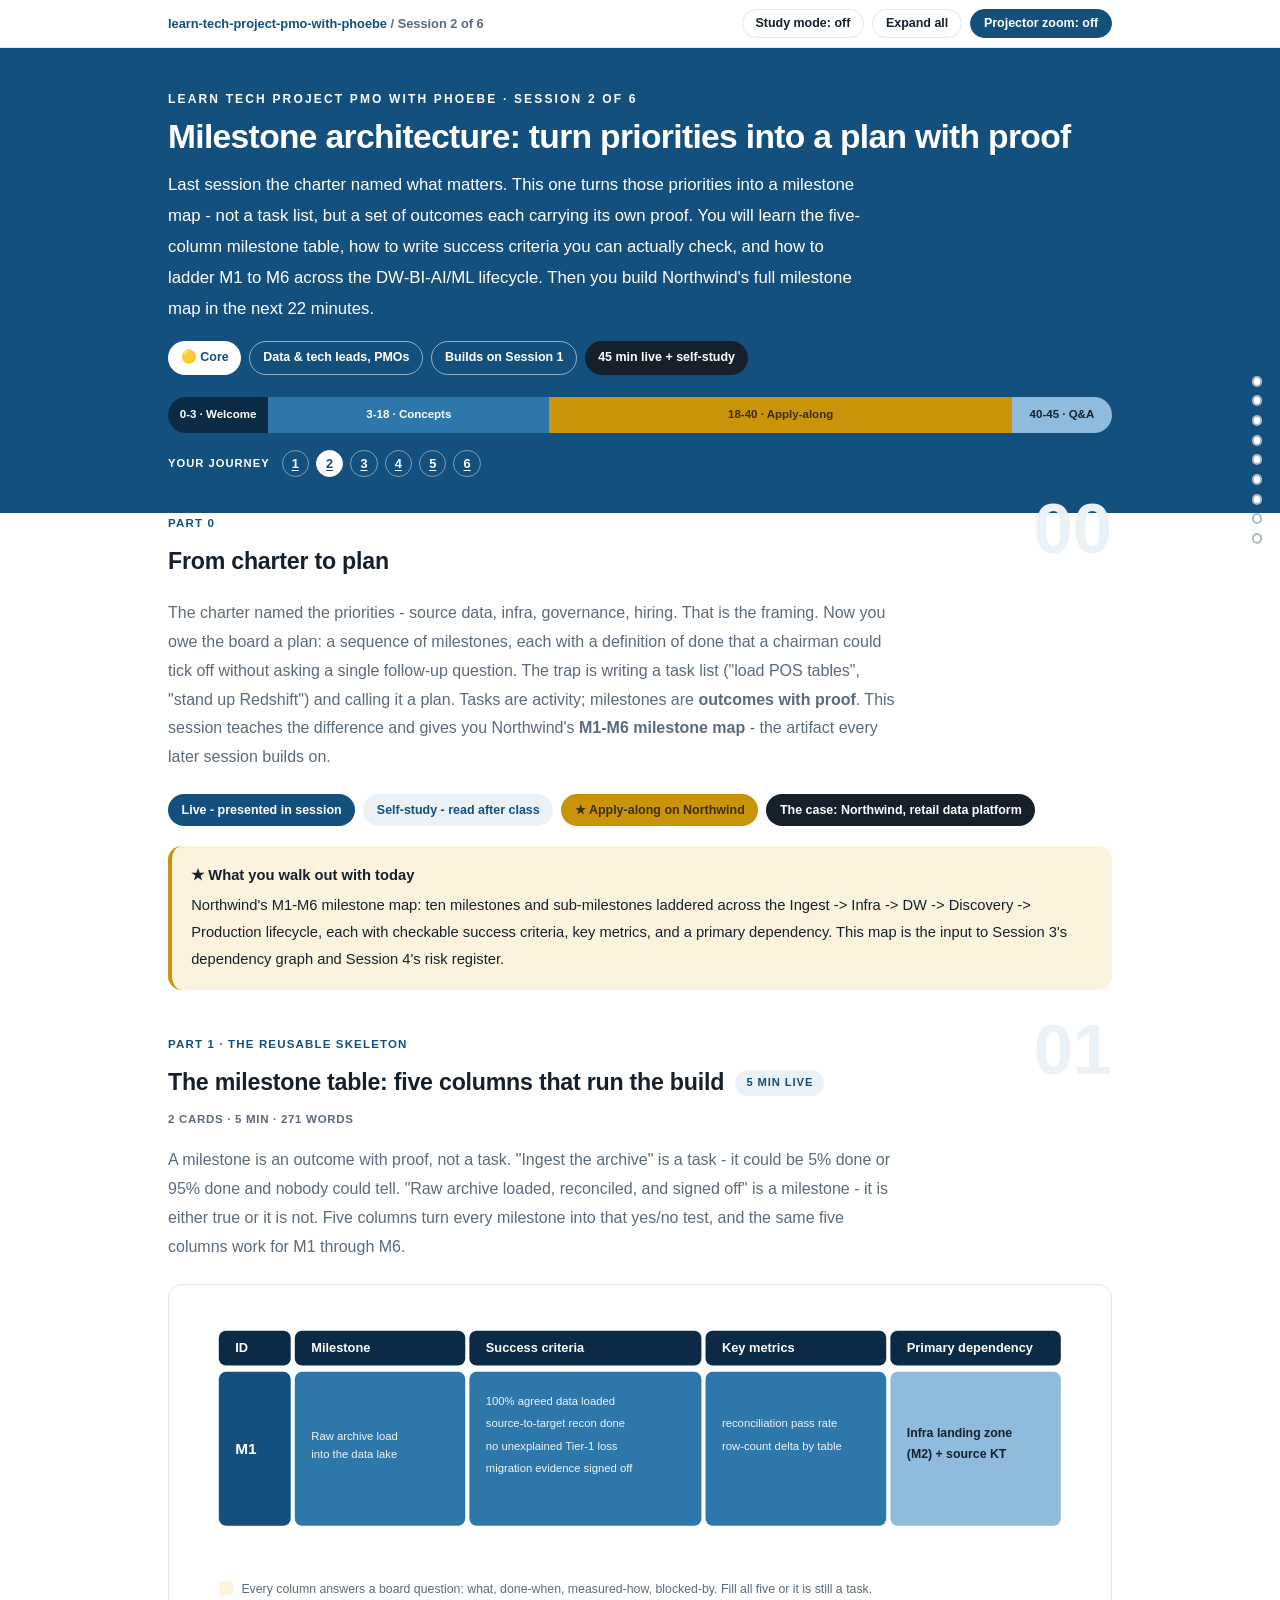
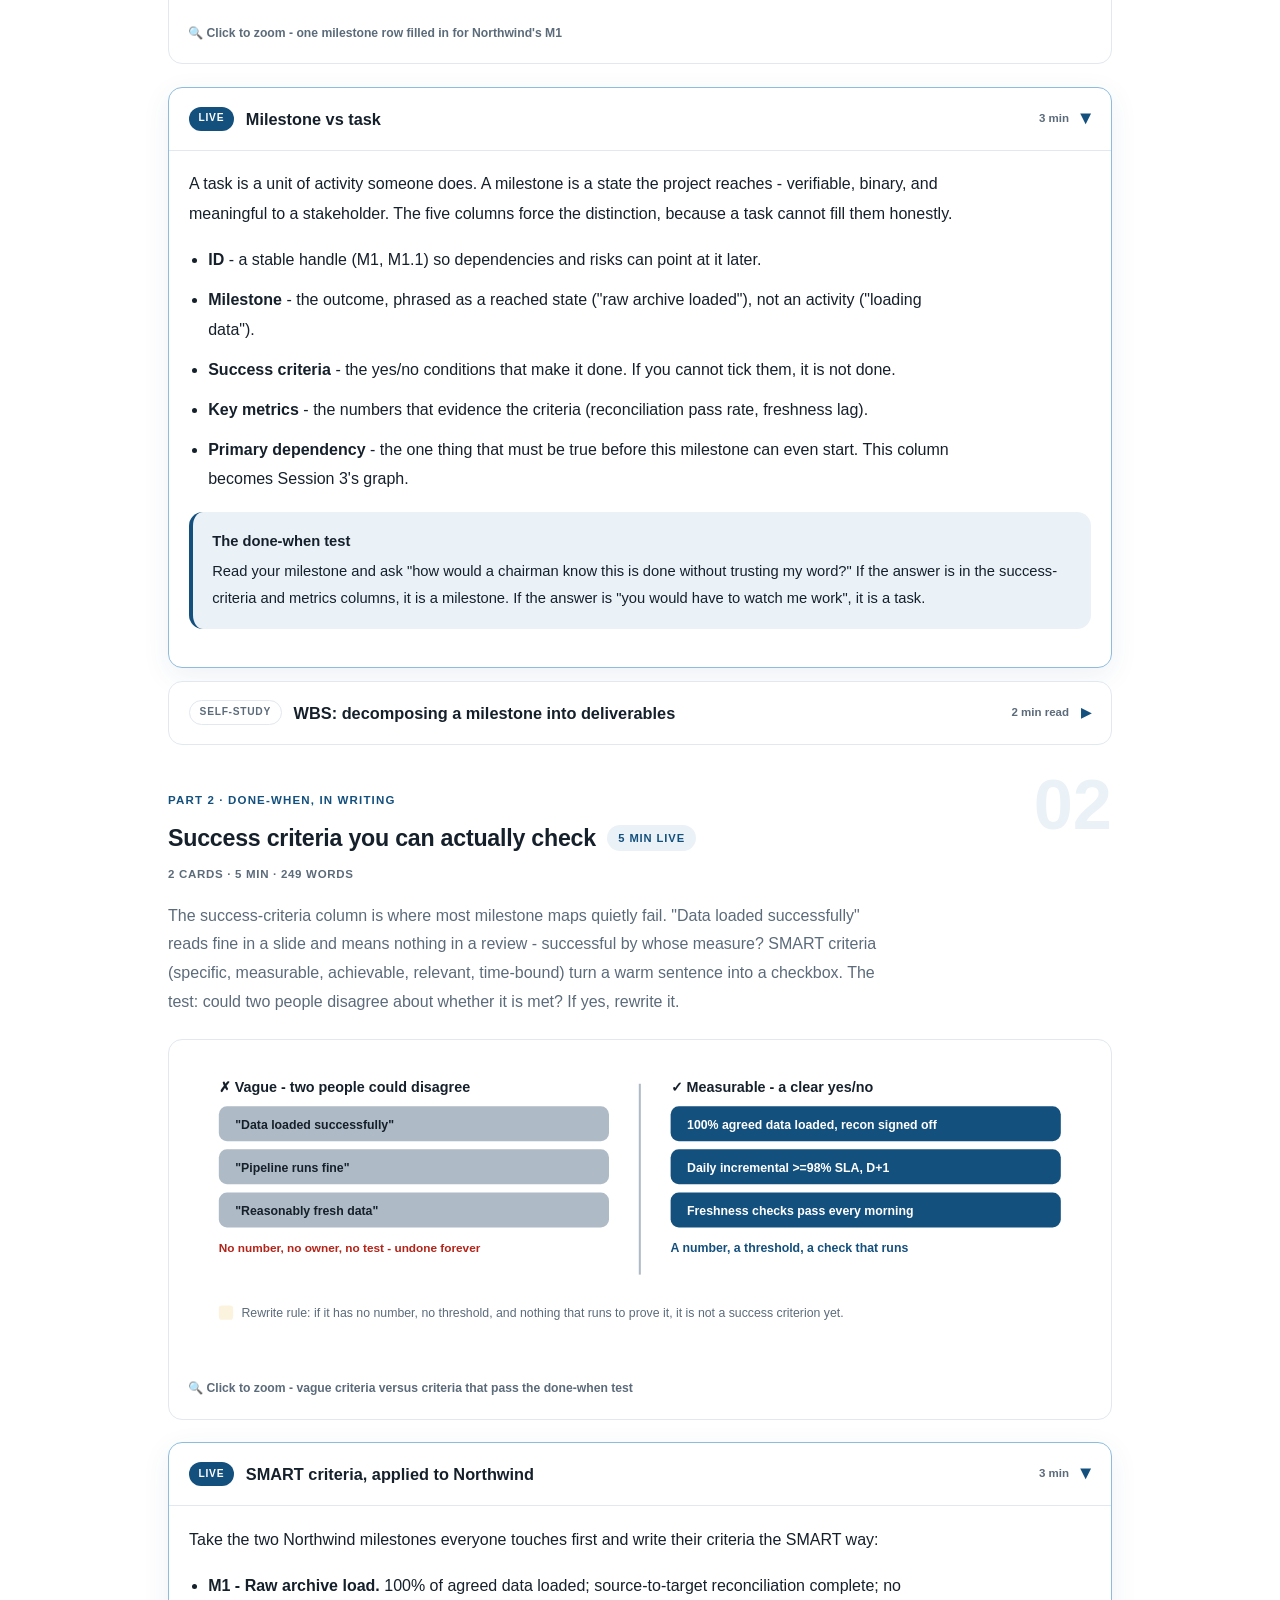
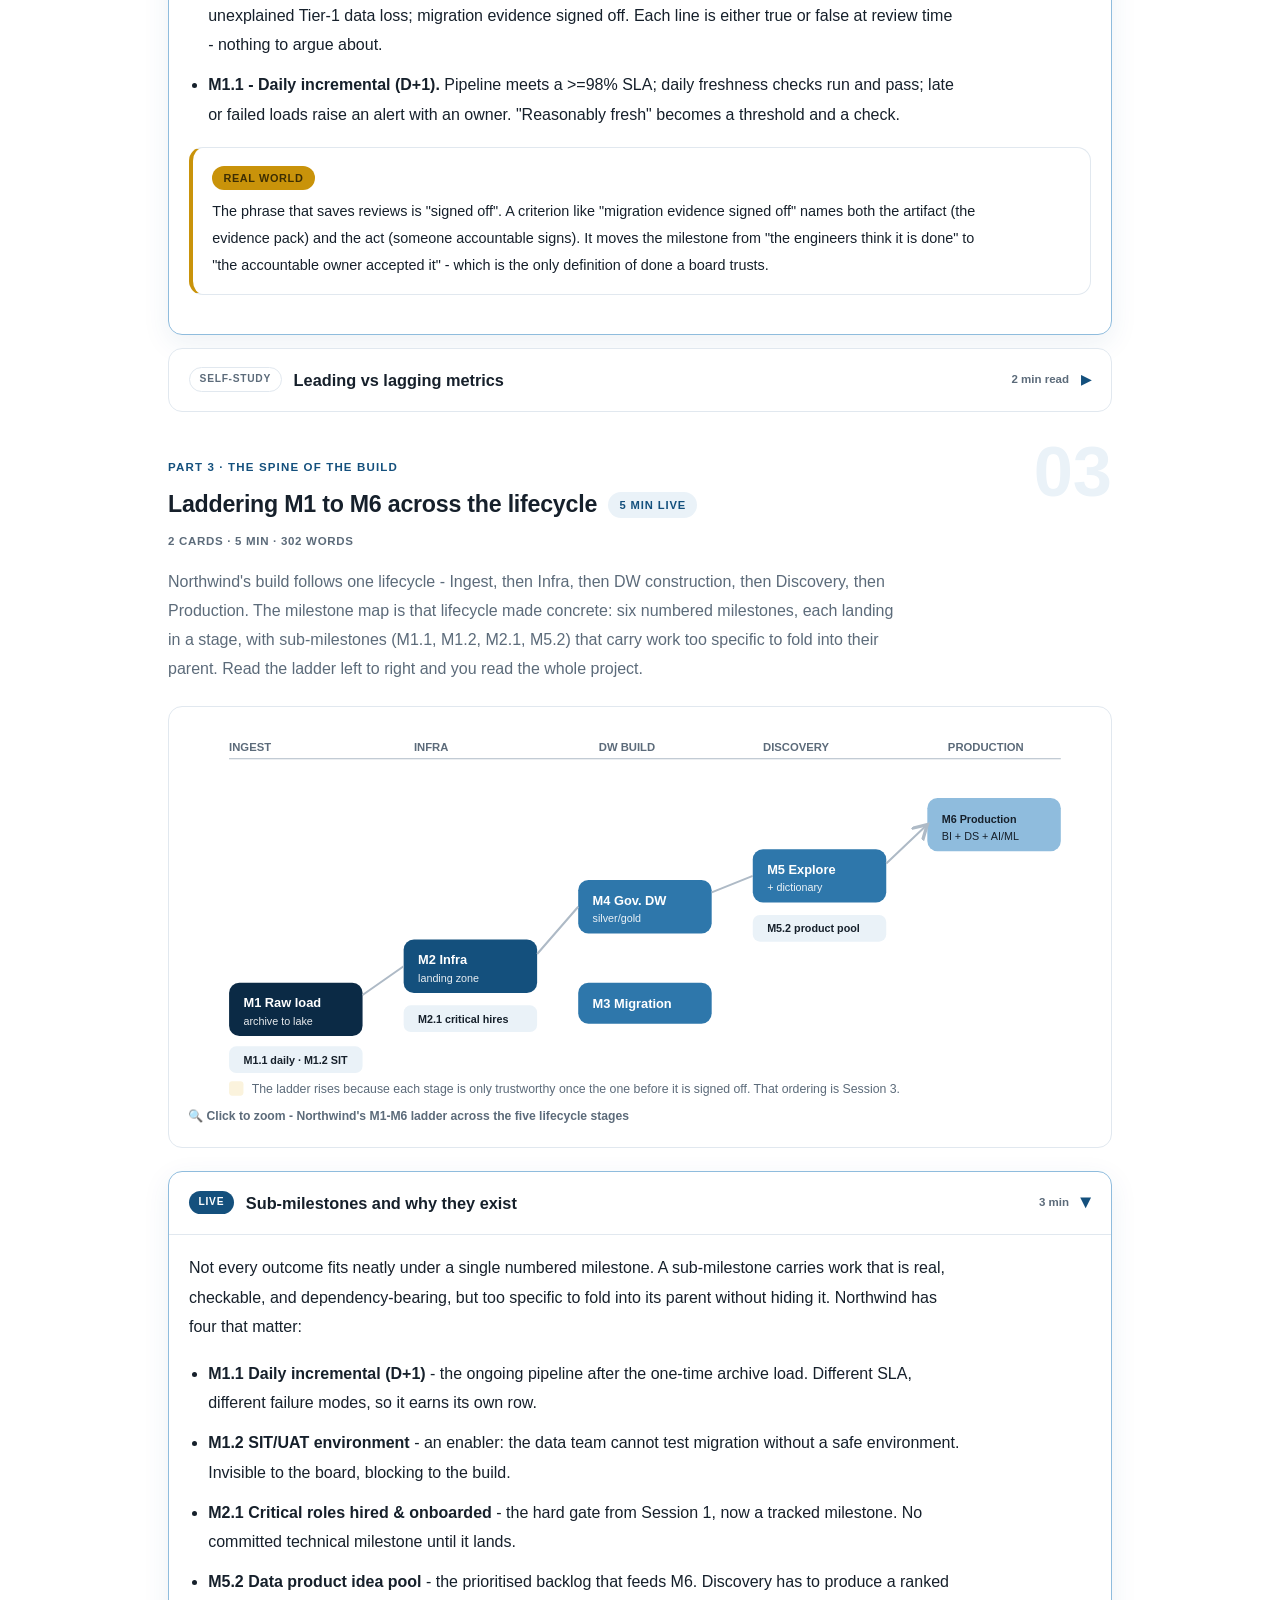
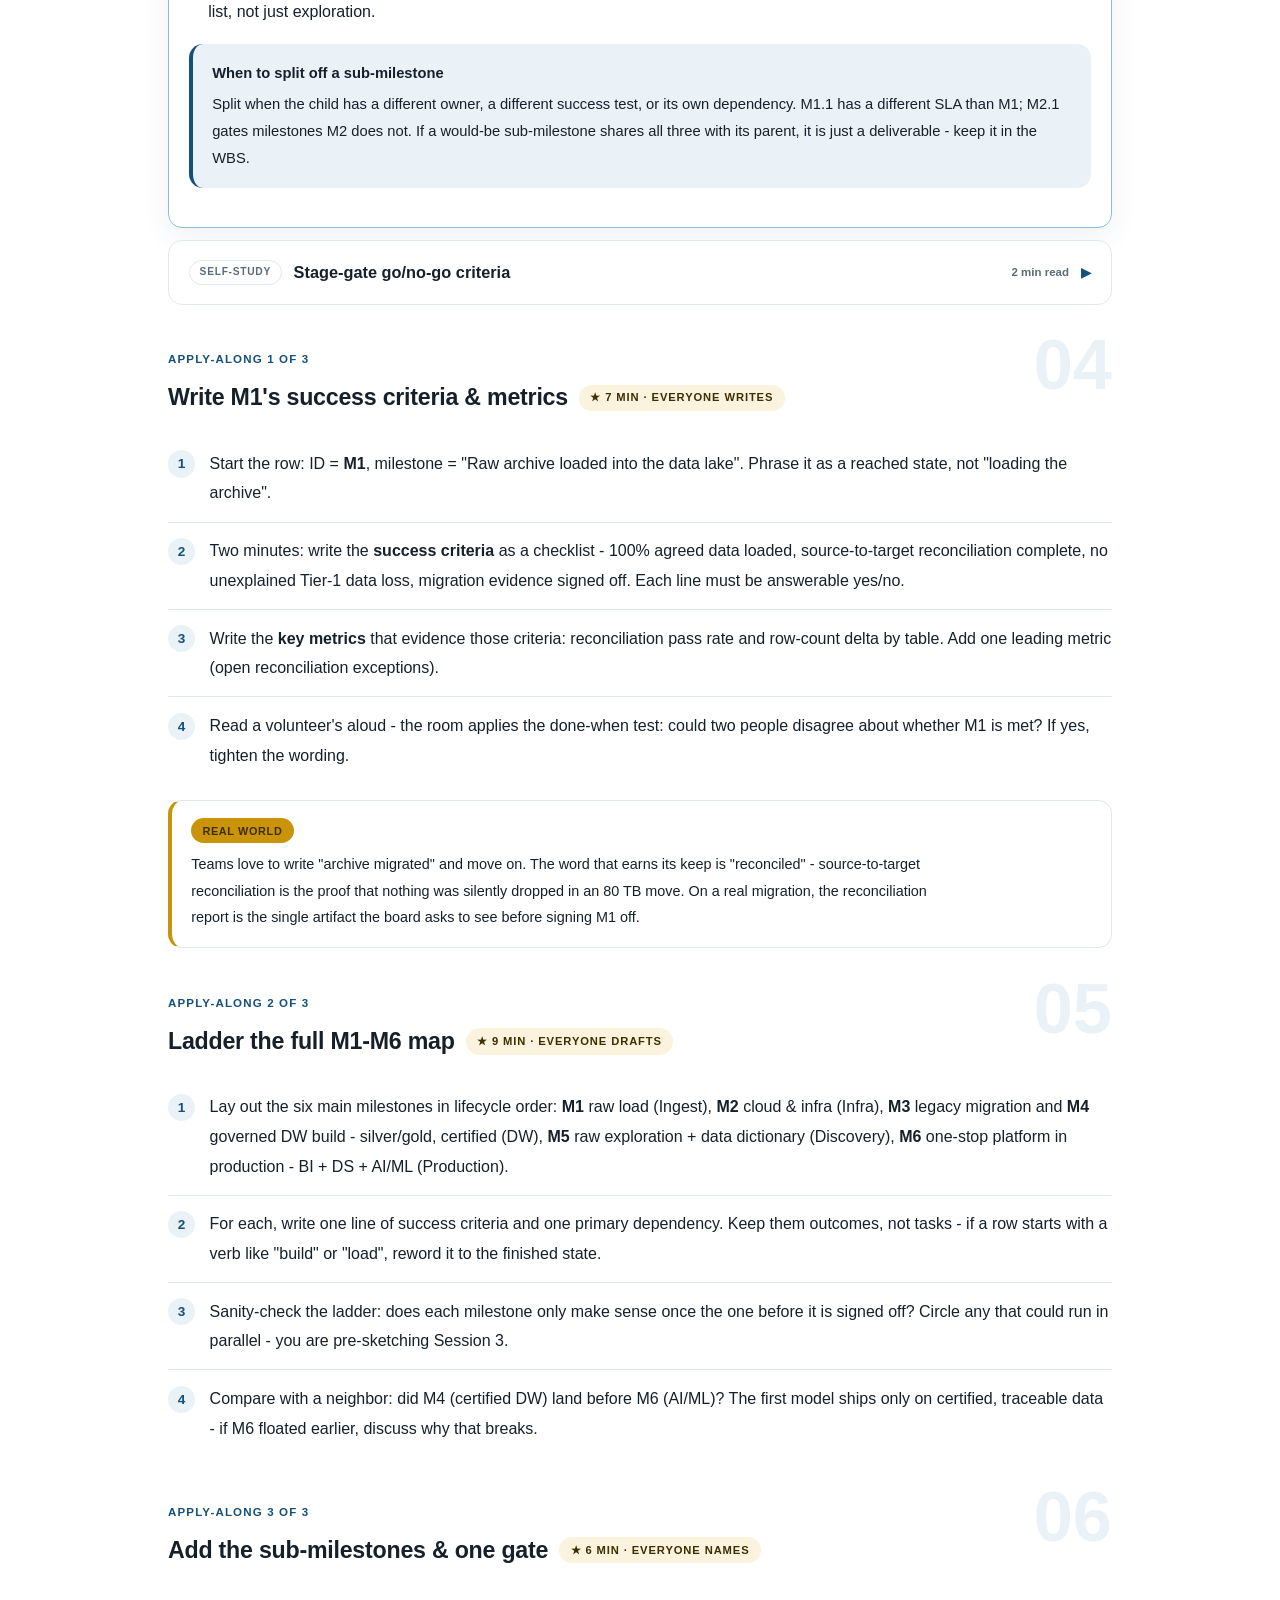
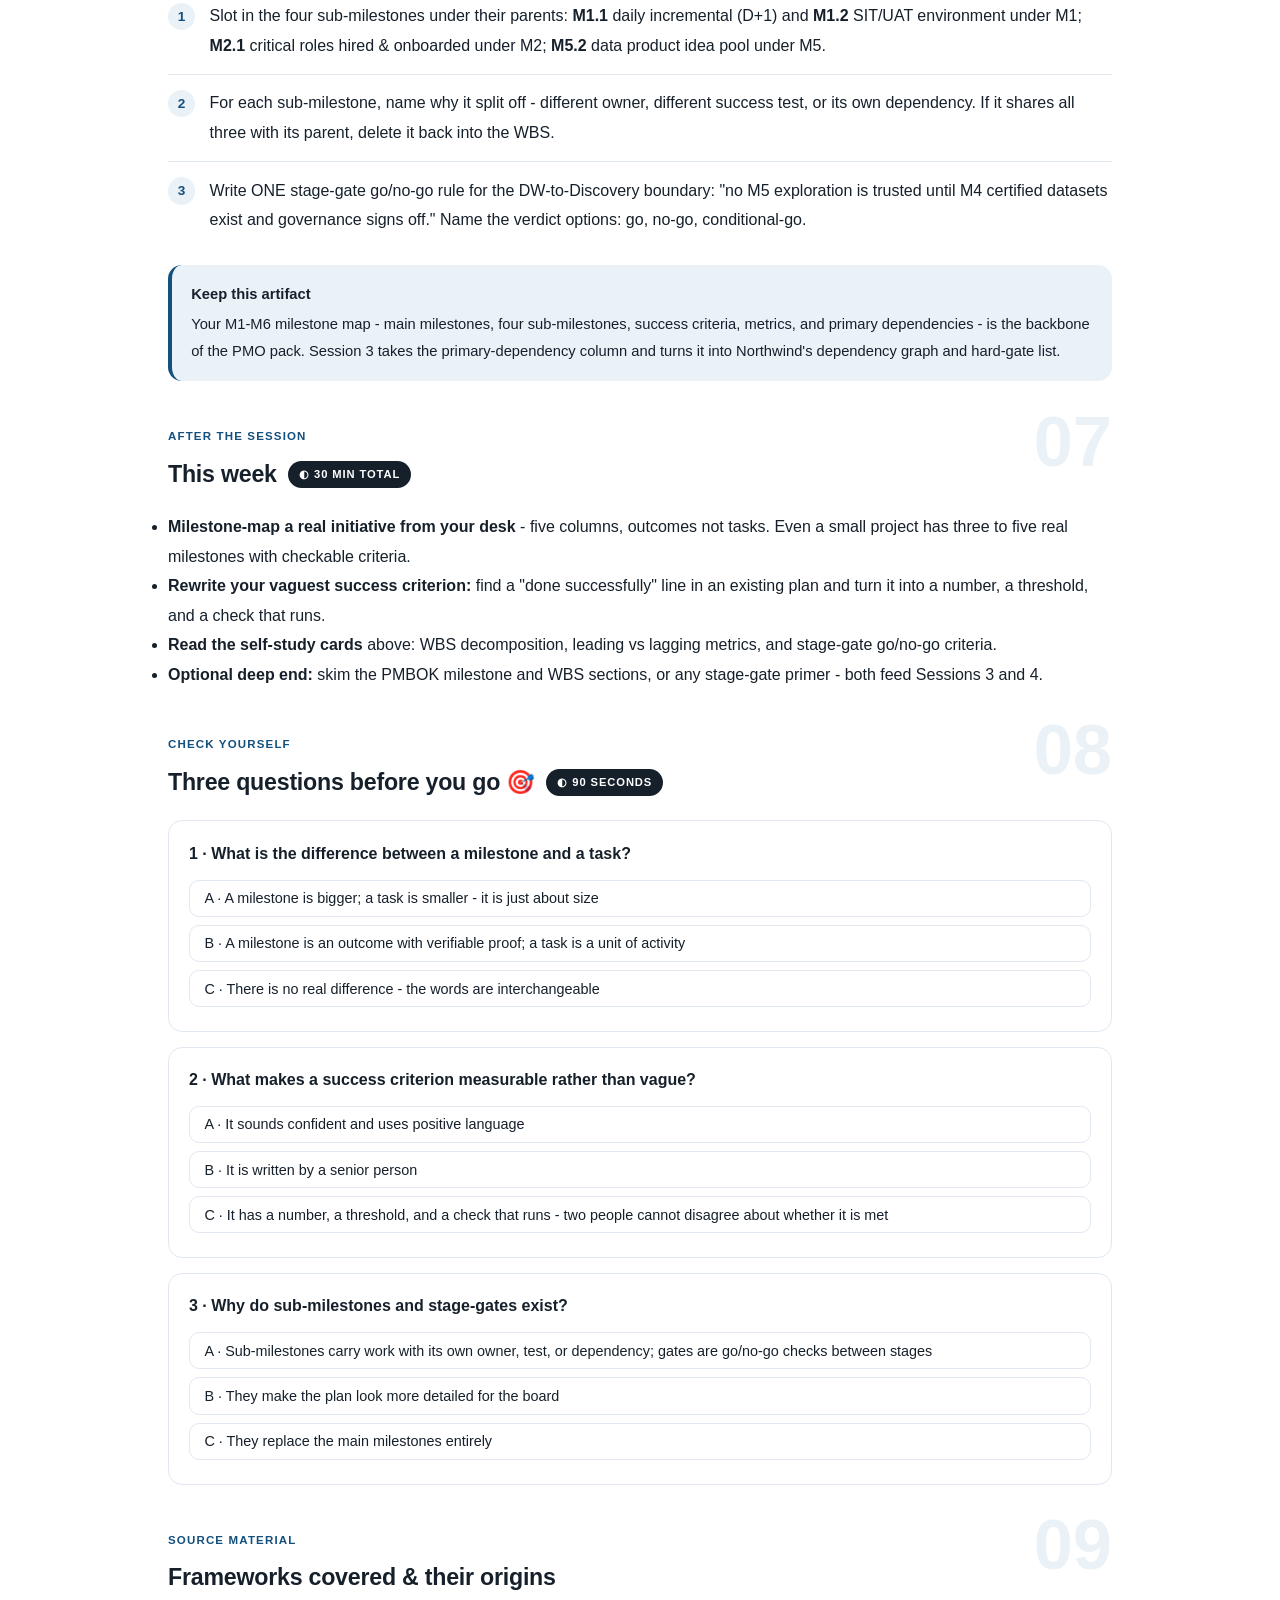
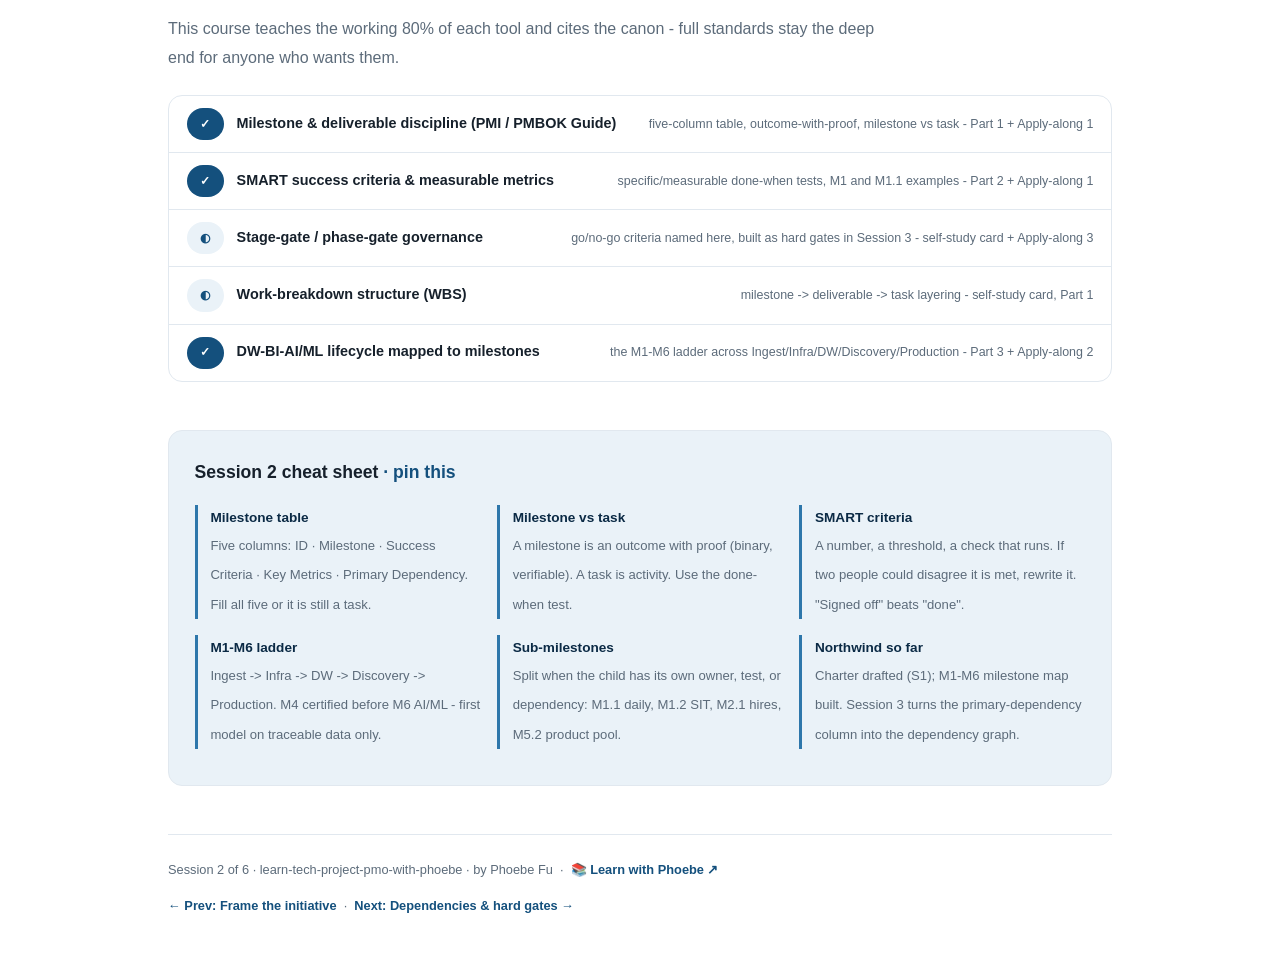
<file: courses/02-milestone-architecture.html>
<!DOCTYPE html>
<html lang="en">
<head>
<meta charset="UTF-8">
<meta name="viewport" content="width=device-width, initial-scale=1.0">
<!-- social:start -->
<meta name="description" content="The charter named the priorities - source data, infra, governance, hiring. That is the framing. Now you owe the board a plan: a sequence of milestones, each with a definition of done that a...">
<meta property="og:type" content="article">
<meta property="og:site_name" content="Learn with Phoebe">
<meta property="og:title" content="Milestone architecture: turn priorities into a plan with proof - learn tech project PMO with phoebe">
<meta property="og:description" content="The charter named the priorities - source data, infra, governance, hiring. That is the framing. Now you owe the board a plan: a sequence of milestones, each with a definition of done that a...">
<meta property="og:url" content="https://phoebefu6.github.io/learn-tech-project-pmo-with-phoebe/courses/02-milestone-architecture.html">
<meta property="og:image" content="https://phoebefu6.github.io/learn-tech-project-pmo-with-phoebe/assets/og-cover.png">
<meta property="og:image:width" content="1200">
<meta property="og:image:height" content="630">
<meta name="twitter:card" content="summary_large_image">
<meta name="twitter:title" content="Milestone architecture: turn priorities into a plan with proof - learn tech project PMO with phoebe">
<meta name="twitter:description" content="The charter named the priorities - source data, infra, governance, hiring. That is the framing. Now you owe the board a plan: a sequence of milestones, each with a definition of done that a...">
<meta name="twitter:image" content="https://phoebefu6.github.io/learn-tech-project-pmo-with-phoebe/assets/og-cover.png">
<!-- social:end -->
<title>Session 2 · Milestone architecture - learn tech project PMO with phoebe</title>
<link rel="stylesheet" href="../assets/style.css?v=37">
</head>
<body>

<div class="toolbar">
  <div class="wrap">
    <span class="crumb"><a href="../index.html">learn-tech-project-pmo-with-phoebe</a> / Session 2 of 6</span>
    <button class="btn" id="toggle-all" type="button">Expand all</button>
    <button class="btn primary" id="zoom-toggle" type="button">Projector zoom: off</button>
  </div>
</div>

<header class="masthead">
  <div class="wrap">
    <div class="eyebrow">Learn Tech Project PMO with Phoebe · Session 2 of 6</div>
    <h1>Milestone architecture: <span class="accent">turn priorities into a plan with proof</span></h1>
    <p class="sub">Last session the charter named what matters. This one turns those priorities into a milestone map - not a task list, but a set of outcomes each carrying its own proof. You will learn the five-column milestone table, how to write success criteria you can actually check, and how to ladder M1 to M6 across the DW-BI-AI/ML lifecycle. Then you build Northwind's full milestone map in the next 22 minutes.</p>
    <div class="chip-row">
      <span class="chip level">🟡 Core</span>
      <span class="chip audience">Data &amp; tech leads, PMOs</span>
      <span class="chip audience">Builds on Session 1</span>
      <span class="chip time">45 min live + self-study</span>
    </div>
    <div class="agenda">
      <span class="a1" style="flex:1">0-3 · Welcome</span>
      <span class="a2" style="flex:3">3-18 · Concepts</span>
      <span class="a3" style="flex:5">18-40 · Apply-along</span>
      <span class="a4" style="flex:1">40-45 · Q&amp;A</span>
    </div>
  </div>
</header>

<main class="wrap">

  <!-- ============ INTRO ============ -->
  <section class="section" id="intro">
    <div class="section-kicker">
      <span class="klabel">Part 0</span>
      <h2>From charter to plan</h2>
    </div>
    <p class="lede">The charter named the priorities - source data, infra, governance, hiring. That is the framing. Now you owe the board a plan: a sequence of milestones, each with a definition of done that a chairman could tick off without asking a single follow-up question. The trap is writing a task list ("load POS tables", "stand up Redshift") and calling it a plan. Tasks are activity; milestones are <strong>outcomes with proof</strong>. This session teaches the difference and gives you Northwind's <strong>M1-M6 milestone map</strong> - the artifact every later session builds on.</p>
    <div class="legend">
      <span class="pill solid">Live - presented in session</span>
      <span class="pill light">Self-study - read after class</span>
      <span class="pill amber">★ Apply-along on Northwind</span>
      <span class="pill inkpill">The case: Northwind, retail data platform</span>
    </div>
    <div class="callout win">
      <strong>★ What you walk out with today</strong>
      Northwind's M1-M6 milestone map: ten milestones and sub-milestones laddered across the Ingest -> Infra -> DW -> Discovery -> Production lifecycle, each with checkable success criteria, key metrics, and a primary dependency. This map is the input to Session 3's dependency graph and Session 4's risk register.
    </div>
  </section>

  <!-- ============ PART 1: THE MILESTONE TABLE ============ -->
  <section class="section" id="table">
    <div class="section-kicker">
      <span class="klabel">Part 1 · the reusable skeleton</span>
      <h2>The milestone table: five columns that run the build <span class="tag concept">5 min live</span></h2>
    </div>
    <p class="lede">A milestone is an outcome with proof, not a task. "Ingest the archive" is a task - it could be 5% done or 95% done and nobody could tell. "Raw archive loaded, reconciled, and signed off" is a milestone - it is either true or it is not. Five columns turn every milestone into that yes/no test, and the same five columns work for M1 through M6.</p>

    <figure class="zoomable">
      <svg viewBox="0 0 880 300" xmlns="http://www.w3.org/2000/svg" role="img" aria-label="Anatomy of one milestone row for M1 raw archive load, showing the five columns: ID, milestone, success criteria, key metrics, and primary dependency">
        <style>
          .msT { font: 700 12.5px Inter, sans-serif; fill: #FFFFFF; }
          .msH { font: 700 12px Inter, sans-serif; fill: #16202B; }
          .msB { font: 400 11px Inter, sans-serif; fill: #FFFFFF; opacity: .92; }
          .msX { font: 400 12px Inter, sans-serif; fill: #5C6B7A; }
        </style>
        <!-- header row -->
        <rect x="30" y="26" width="70" height="34" rx="7" fill="#0B2A45"/>
        <text class="msT" x="46" y="47">ID</text>
        <rect x="104" y="26" width="166" height="34" rx="7" fill="#0B2A45"/>
        <text class="msT" x="120" y="47">Milestone</text>
        <rect x="274" y="26" width="226" height="34" rx="7" fill="#0B2A45"/>
        <text class="msT" x="290" y="47">Success criteria</text>
        <rect x="504" y="26" width="176" height="34" rx="7" fill="#0B2A45"/>
        <text class="msT" x="520" y="47">Key metrics</text>
        <rect x="684" y="26" width="166" height="34" rx="7" fill="#0B2A45"/>
        <text class="msT" x="700" y="47">Primary dependency</text>
        <!-- data row: M1 -->
        <rect x="30" y="66" width="70" height="150" rx="7" fill="#14507D"/>
        <text class="msT" x="46" y="146" style="font-size:15px">M1</text>
        <rect x="104" y="66" width="166" height="150" rx="7" fill="#2E77AB"/>
        <text class="msB" x="120" y="132">Raw archive load</text>
        <text class="msB" x="120" y="150">into the data lake</text>
        <rect x="274" y="66" width="226" height="150" rx="7" fill="#2E77AB"/>
        <text class="msB" x="290" y="98">100% agreed data loaded</text>
        <text class="msB" x="290" y="120">source-to-target recon done</text>
        <text class="msB" x="290" y="142">no unexplained Tier-1 loss</text>
        <text class="msB" x="290" y="164">migration evidence signed off</text>
        <rect x="504" y="66" width="176" height="150" rx="7" fill="#2E77AB"/>
        <text class="msB" x="520" y="120">reconciliation pass rate</text>
        <text class="msB" x="520" y="142">row-count delta by table</text>
        <rect x="684" y="66" width="166" height="150" rx="7" fill="#8FBCDD"/>
        <text class="msH" x="700" y="130">Infra landing zone</text>
        <text class="msH" x="700" y="150">(M2) + source KT</text>
        <rect x="30" y="270" width="14" height="14" rx="3" fill="#FBF3DD"/>
        <text class="msX" x="52" y="281">Every column answers a board question: what, done-when, measured-how, blocked-by. Fill all five or it is still a task.</text>
      </svg>
      <figcaption>🔍 Click to zoom - one milestone row filled in for Northwind's M1</figcaption>
    </figure>

    <details class="card" open>
      <summary><span class="mode live">Live</span>Milestone vs task<span class="mini">3 min</span><span class="caret">▶</span></summary>
      <div class="body">
        <p>A task is a unit of activity someone does. A milestone is a state the project reaches - verifiable, binary, and meaningful to a stakeholder. The five columns force the distinction, because a task cannot fill them honestly.</p>
        <ul>
          <li><strong>ID</strong> - a stable handle (M1, M1.1) so dependencies and risks can point at it later.</li>
          <li><strong>Milestone</strong> - the outcome, phrased as a reached state ("raw archive loaded"), not an activity ("loading data").</li>
          <li><strong>Success criteria</strong> - the yes/no conditions that make it done. If you cannot tick them, it is not done.</li>
          <li><strong>Key metrics</strong> - the numbers that evidence the criteria (reconciliation pass rate, freshness lag).</li>
          <li><strong>Primary dependency</strong> - the one thing that must be true before this milestone can even start. This column becomes Session 3's graph.</li>
        </ul>
        <div class="callout tip">
          <strong>The done-when test</strong>
          Read your milestone and ask "how would a chairman know this is done without trusting my word?" If the answer is in the success-criteria and metrics columns, it is a milestone. If the answer is "you would have to watch me work", it is a task.
        </div>
      </div>
    </details>

    <details class="card">
      <summary><span class="mode self">Self-study</span>WBS: decomposing a milestone into deliverables<span class="mini">2 min read</span><span class="caret">▶</span></summary>
      <div class="body">
        <p>Under each milestone sits a work-breakdown structure (WBS): the deliverables and tasks that produce the outcome. The milestone is the checkpoint; the WBS is how you get there. PMBOK keeps them in separate layers on purpose - the board reads milestones, the team works the WBS.</p>
        <table class="clean">
          <thead><tr><th>Layer</th><th>Example (M1)</th><th>Who reads it</th></tr></thead>
          <tbody>
            <tr><td>Milestone</td><td>Raw archive loaded &amp; reconciled</td><td>Sponsor, board</td></tr>
            <tr><td>Deliverable</td><td>File manifest, reconciliation report</td><td>PMO, tech owner</td></tr>
            <tr><td>Task</td><td>Extract POS tables, hash-compare row counts</td><td>Data engineers</td></tr>
          </tbody>
        </table>
        <p>Keep the milestone map free of tasks. When someone asks to add "write the extract script" as a milestone, that is the signal the layers have collapsed.</p>
      </div>
    </details>
  </section>

  <!-- ============ PART 2: SUCCESS CRITERIA ============ -->
  <section class="section" id="criteria">
    <div class="section-kicker">
      <span class="klabel">Part 2 · done-when, in writing</span>
      <h2>Success criteria you can actually check <span class="tag concept">5 min live</span></h2>
    </div>
    <p class="lede">The success-criteria column is where most milestone maps quietly fail. "Data loaded successfully" reads fine in a slide and means nothing in a review - successful by whose measure? SMART criteria (specific, measurable, achievable, relevant, time-bound) turn a warm sentence into a checkbox. The test: could two people disagree about whether it is met? If yes, rewrite it.</p>

    <figure class="zoomable">
      <svg viewBox="0 0 880 300" xmlns="http://www.w3.org/2000/svg" role="img" aria-label="Vague success criteria in grey boxes on the left versus measurable criteria in blue boxes on the right">
        <style>
          .scH { font: 700 14px Inter, sans-serif; fill: #16202B; }
          .scT { font: 600 12px Inter, sans-serif; fill: #16202B; }
          .scG { font: 600 12px Inter, sans-serif; fill: #FFFFFF; }
          .scB { font: 600 11.5px Inter, sans-serif; fill: #B42318; }
          .scX { font: 400 12px Inter, sans-serif; fill: #5C6B7A; }
        </style>
        <text class="scH" x="30" y="32">✗ Vague - two people could disagree</text>
        <rect x="30" y="46" width="380" height="34" rx="8" fill="#AEBAC6"/>
        <text class="scT" x="46" y="68">"Data loaded successfully"</text>
        <rect x="30" y="88" width="380" height="34" rx="8" fill="#AEBAC6"/>
        <text class="scT" x="46" y="110">"Pipeline runs fine"</text>
        <rect x="30" y="130" width="380" height="34" rx="8" fill="#AEBAC6"/>
        <text class="scT" x="46" y="152">"Reasonably fresh data"</text>
        <text class="scB" x="30" y="188">No number, no owner, no test - undone forever</text>
        <line x1="440" y1="24" x2="440" y2="210" stroke="#AEBAC6" stroke-width="2"/>
        <text class="scH" x="470" y="32">✓ Measurable - a clear yes/no</text>
        <rect x="470" y="46" width="380" height="34" rx="8" fill="#14507D"/>
        <text class="scG" x="486" y="68">100% agreed data loaded, recon signed off</text>
        <rect x="470" y="88" width="380" height="34" rx="8" fill="#14507D"/>
        <text class="scG" x="486" y="110">Daily incremental &gt;=98% SLA, D+1</text>
        <rect x="470" y="130" width="380" height="34" rx="8" fill="#14507D"/>
        <text class="scG" x="486" y="152">Freshness checks pass every morning</text>
        <text class="scT" x="470" y="188" style="fill:#14507D">A number, a threshold, a check that runs</text>
        <rect x="30" y="240" width="14" height="14" rx="3" fill="#FBF3DD"/>
        <text class="scX" x="52" y="251">Rewrite rule: if it has no number, no threshold, and nothing that runs to prove it, it is not a success criterion yet.</text>
      </svg>
      <figcaption>🔍 Click to zoom - vague criteria versus criteria that pass the done-when test</figcaption>
    </figure>

    <details class="card" open>
      <summary><span class="mode live">Live</span>SMART criteria, applied to Northwind<span class="mini">3 min</span><span class="caret">▶</span></summary>
      <div class="body">
        <p>Take the two Northwind milestones everyone touches first and write their criteria the SMART way:</p>
        <ul>
          <li><strong>M1 - Raw archive load.</strong> 100% of agreed data loaded; source-to-target reconciliation complete; no unexplained Tier-1 data loss; migration evidence signed off. Each line is either true or false at review time - nothing to argue about.</li>
          <li><strong>M1.1 - Daily incremental (D+1).</strong> Pipeline meets a &gt;=98% SLA; daily freshness checks run and pass; late or failed loads raise an alert with an owner. "Reasonably fresh" becomes a threshold and a check.</li>
        </ul>
        <div class="callout example">
          <span class="ex-pill">Real world</span>
          <p>The phrase that saves reviews is "signed off". A criterion like "migration evidence signed off" names both the artifact (the evidence pack) and the act (someone accountable signs). It moves the milestone from "the engineers think it is done" to "the accountable owner accepted it" - which is the only definition of done a board trusts.</p>
        </div>
      </div>
    </details>

    <details class="card">
      <summary><span class="mode self">Self-study</span>Leading vs lagging metrics<span class="mini">2 min read</span><span class="caret">▶</span></summary>
      <div class="body">
        <p>Key metrics come in two flavours. Lagging metrics confirm an outcome after the fact (reconciliation pass rate at cutover). Leading metrics predict it early enough to act (daily freshness lag creeping up before the SLA breaks). A good milestone carries at least one of each - one to prove done, one to warn early.</p>
        <ul>
          <li><strong>Lagging (proof):</strong> % agreed data loaded, row-count delta by table, certified-dataset count.</li>
          <li><strong>Leading (early warning):</strong> freshness lag trend, pipeline failure rate, open reconciliation exceptions.</li>
          <li><strong>The pairing habit:</strong> when a lagging metric finally moves, it is often too late to react - so pair it with a leading one you watch weekly.</li>
        </ul>
      </div>
    </details>
  </section>

  <!-- ============ PART 3: LADDER M1-M6 ============ -->
  <section class="section" id="ladder">
    <div class="section-kicker">
      <span class="klabel">Part 3 · the spine of the build</span>
      <h2>Laddering M1 to M6 across the lifecycle <span class="tag concept">5 min live</span></h2>
    </div>
    <p class="lede">Northwind's build follows one lifecycle - Ingest, then Infra, then DW construction, then Discovery, then Production. The milestone map is that lifecycle made concrete: six numbered milestones, each landing in a stage, with sub-milestones (M1.1, M1.2, M2.1, M5.2) that carry work too specific to fold into their parent. Read the ladder left to right and you read the whole project.</p>

    <figure class="zoomable">
      <svg viewBox="0 0 880 360" xmlns="http://www.w3.org/2000/svg" role="img" aria-label="Horizontal roadmap of milestones M1 to M6 rising across five lifecycle bands: ingest, infra, DW, discovery, and production">
        <style>
          .ldBand { font: 700 11px Inter, sans-serif; fill: #5C6B7A; }
          .ldT { font: 700 12.5px Inter, sans-serif; fill: #FFFFFF; }
          .ldS { font: 400 10.5px Inter, sans-serif; fill: #FFFFFF; opacity: .9; }
          .ldSub { font: 600 10.5px Inter, sans-serif; fill: #16202B; }
          .ldX { font: 400 12px Inter, sans-serif; fill: #5C6B7A; }
        </style>
        <!-- lifecycle band labels -->
        <text class="ldBand" x="40" y="24">INGEST</text>
        <text class="ldBand" x="220" y="24">INFRA</text>
        <text class="ldBand" x="400" y="24">DW BUILD</text>
        <text class="ldBand" x="560" y="24">DISCOVERY</text>
        <text class="ldBand" x="740" y="24">PRODUCTION</text>
        <line x1="40" y1="32" x2="850" y2="32" stroke="#AEBAC6" stroke-width="1"/>
        <!-- ascending main milestones -->
        <rect x="40" y="250" width="130" height="52" rx="10" fill="#0B2A45"/>
        <text class="ldT" x="54" y="274">M1 Raw load</text>
        <text class="ldS" x="54" y="291">archive to lake</text>
        <rect x="210" y="208" width="130" height="52" rx="10" fill="#14507D"/>
        <text class="ldT" x="224" y="232">M2 Infra</text>
        <text class="ldS" x="224" y="249">landing zone</text>
        <rect x="380" y="150" width="130" height="52" rx="10" fill="#2E77AB"/>
        <text class="ldT" x="394" y="174">M4 Gov. DW</text>
        <text class="ldS" x="394" y="191">silver/gold</text>
        <rect x="380" y="250" width="130" height="40" rx="10" fill="#2E77AB"/>
        <text class="ldT" x="394" y="275">M3 Migration</text>
        <rect x="550" y="120" width="130" height="52" rx="10" fill="#2E77AB"/>
        <text class="ldT" x="564" y="144">M5 Explore</text>
        <text class="ldS" x="564" y="161">+ dictionary</text>
        <rect x="720" y="70" width="130" height="52" rx="10" fill="#8FBCDD"/>
        <text class="ldSub" x="734" y="94">M6 Production</text>
        <text class="ldSub" x="734" y="111" style="font-weight:400">BI + DS + AI/ML</text>
        <!-- sub-milestones -->
        <rect x="40" y="312" width="130" height="26" rx="7" fill="#EAF2F8"/>
        <text class="ldSub" x="54" y="329">M1.1 daily · M1.2 SIT</text>
        <rect x="210" y="272" width="130" height="26" rx="7" fill="#EAF2F8"/>
        <text class="ldSub" x="224" y="289">M2.1 critical hires</text>
        <rect x="550" y="184" width="130" height="26" rx="7" fill="#EAF2F8"/>
        <text class="ldSub" x="564" y="201">M5.2 product pool</text>
        <!-- ascending connector -->
        <path d="M170,262 L210,234 M340,222 L380,176 M510,162 L550,146 M680,134 L720,96" stroke="#AEBAC6" stroke-width="2" fill="none" marker-end="url(#ldArr)"/>
        <defs>
          <marker id="ldArr" markerWidth="9" markerHeight="9" refX="7" refY="4" orient="auto">
            <path d="M0,0 L7,4 L0,8" fill="none" stroke="#AEBAC6" stroke-width="1.6"/>
          </marker>
        </defs>
        <rect x="40" y="346" width="14" height="14" rx="3" fill="#FBF3DD"/>
        <text class="ldX" x="62" y="357">The ladder rises because each stage is only trustworthy once the one before it is signed off. That ordering is Session 3.</text>
      </svg>
      <figcaption>🔍 Click to zoom - Northwind's M1-M6 ladder across the five lifecycle stages</figcaption>
    </figure>

    <details class="card" open>
      <summary><span class="mode live">Live</span>Sub-milestones and why they exist<span class="mini">3 min</span><span class="caret">▶</span></summary>
      <div class="body">
        <p>Not every outcome fits neatly under a single numbered milestone. A sub-milestone carries work that is real, checkable, and dependency-bearing, but too specific to fold into its parent without hiding it. Northwind has four that matter:</p>
        <ul>
          <li><strong>M1.1 Daily incremental (D+1)</strong> - the ongoing pipeline after the one-time archive load. Different SLA, different failure modes, so it earns its own row.</li>
          <li><strong>M1.2 SIT/UAT environment</strong> - an enabler: the data team cannot test migration without a safe environment. Invisible to the board, blocking to the build.</li>
          <li><strong>M2.1 Critical roles hired &amp; onboarded</strong> - the hard gate from Session 1, now a tracked milestone. No committed technical milestone until it lands.</li>
          <li><strong>M5.2 Data product idea pool</strong> - the prioritised backlog that feeds M6. Discovery has to produce a ranked list, not just exploration.</li>
        </ul>
        <div class="callout tip">
          <strong>When to split off a sub-milestone</strong>
          Split when the child has a different owner, a different success test, or its own dependency. M1.1 has a different SLA than M1; M2.1 gates milestones M2 does not. If a would-be sub-milestone shares all three with its parent, it is just a deliverable - keep it in the WBS.
        </div>
      </div>
    </details>

    <details class="card">
      <summary><span class="mode self">Self-study</span>Stage-gate go/no-go criteria<span class="mini">2 min read</span><span class="caret">▶</span></summary>
      <div class="body">
        <p>Stage-gate governance puts a decision point between lifecycle stages: before Discovery starts, someone asks "is the DW actually certified enough to explore on?" A gate is a go/no-go review, not a milestone - it consumes the previous milestone's success criteria as its entry test.</p>
        <ul>
          <li><strong>Entry criteria:</strong> what must be true to pass the gate (M4 certified datasets exist before M5 exploration is trusted).</li>
          <li><strong>The three verdicts:</strong> go (proceed), no-go (stop and fix), or conditional-go (proceed with named caveats and a review date).</li>
          <li><strong>Who decides:</strong> the accountable owner plus governance - never the delivery team marking its own homework.</li>
        </ul>
        <p>Session 3 turns these gates into hard dependencies; here you just note where they sit on the ladder.</p>
      </div>
    </details>
  </section>

  <!-- ============ DEMO 1 ============ -->
  <section class="section" id="demo-1">
    <div class="section-kicker">
      <span class="klabel">Apply-along 1 of 3</span>
      <h2>Write M1's success criteria &amp; metrics <span class="tag demo">★ 7 min · everyone writes</span></h2>
    </div>
    <div class="steps">
      <div class="step"><p>Start the row: ID = <strong>M1</strong>, milestone = "Raw archive loaded into the data lake". Phrase it as a reached state, not "loading the archive".</p></div>
      <div class="step"><p>Two minutes: write the <strong>success criteria</strong> as a checklist - 100% agreed data loaded, source-to-target reconciliation complete, no unexplained Tier-1 data loss, migration evidence signed off. Each line must be answerable yes/no.</p></div>
      <div class="step"><p>Write the <strong>key metrics</strong> that evidence those criteria: reconciliation pass rate and row-count delta by table. Add one leading metric (open reconciliation exceptions).</p></div>
      <div class="step"><p>Read a volunteer's aloud - the room applies the done-when test: could two people disagree about whether M1 is met? If yes, tighten the wording.</p></div>
    </div>
    <div class="callout example">
      <span class="ex-pill">Real world</span>
      <p>Teams love to write "archive migrated" and move on. The word that earns its keep is "reconciled" - source-to-target reconciliation is the proof that nothing was silently dropped in an 80 TB move. On a real migration, the reconciliation report is the single artifact the board asks to see before signing M1 off.</p>
    </div>
  </section>

  <!-- ============ DEMO 2 ============ -->
  <section class="section" id="demo-2">
    <div class="section-kicker">
      <span class="klabel">Apply-along 2 of 3</span>
      <h2>Ladder the full M1-M6 map <span class="tag demo">★ 9 min · everyone drafts</span></h2>
    </div>
    <div class="steps">
      <div class="step"><p>Lay out the six main milestones in lifecycle order: <strong>M1</strong> raw load (Ingest), <strong>M2</strong> cloud &amp; infra (Infra), <strong>M3</strong> legacy migration and <strong>M4</strong> governed DW build - silver/gold, certified (DW), <strong>M5</strong> raw exploration + data dictionary (Discovery), <strong>M6</strong> one-stop platform in production - BI + DS + AI/ML (Production).</p></div>
      <div class="step"><p>For each, write one line of success criteria and one primary dependency. Keep them outcomes, not tasks - if a row starts with a verb like "build" or "load", reword it to the finished state.</p></div>
      <div class="step"><p>Sanity-check the ladder: does each milestone only make sense once the one before it is signed off? Circle any that could run in parallel - you are pre-sketching Session 3.</p></div>
      <div class="step"><p>Compare with a neighbor: did M4 (certified DW) land before M6 (AI/ML)? The first model ships only on certified, traceable data - if M6 floated earlier, discuss why that breaks.</p></div>
    </div>
  </section>

  <!-- ============ DEMO 3 ============ -->
  <section class="section" id="demo-3">
    <div class="section-kicker">
      <span class="klabel">Apply-along 3 of 3</span>
      <h2>Add the sub-milestones &amp; one gate <span class="tag demo">★ 6 min · everyone names</span></h2>
    </div>
    <div class="steps">
      <div class="step"><p>Slot in the four sub-milestones under their parents: <strong>M1.1</strong> daily incremental (D+1) and <strong>M1.2</strong> SIT/UAT environment under M1; <strong>M2.1</strong> critical roles hired &amp; onboarded under M2; <strong>M5.2</strong> data product idea pool under M5.</p></div>
      <div class="step"><p>For each sub-milestone, name why it split off - different owner, different success test, or its own dependency. If it shares all three with its parent, delete it back into the WBS.</p></div>
      <div class="step"><p>Write ONE stage-gate go/no-go rule for the DW-to-Discovery boundary: "no M5 exploration is trusted until M4 certified datasets exist and governance signs off." Name the verdict options: go, no-go, conditional-go.</p></div>
    </div>
    <div class="callout tip">
      <strong>Keep this artifact</strong>
      Your M1-M6 milestone map - main milestones, four sub-milestones, success criteria, metrics, and primary dependencies - is the backbone of the PMO pack. Session 3 takes the primary-dependency column and turns it into Northwind's dependency graph and hard-gate list.
    </div>
  </section>

  <!-- ============ HOMEWORK ============ -->
  <section class="section" id="exercise">
    <div class="section-kicker">
      <span class="klabel">After the session</span>
      <h2>This week <span class="tag exercise">◐ 30 min total</span></h2>
    </div>
    <ul>
      <li><strong>Milestone-map a real initiative from your desk</strong> - five columns, outcomes not tasks. Even a small project has three to five real milestones with checkable criteria.</li>
      <li><strong>Rewrite your vaguest success criterion:</strong> find a "done successfully" line in an existing plan and turn it into a number, a threshold, and a check that runs.</li>
      <li><strong>Read the self-study cards</strong> above: WBS decomposition, leading vs lagging metrics, and stage-gate go/no-go criteria.</li>
      <li><strong>Optional deep end:</strong> skim the PMBOK milestone and WBS sections, or any stage-gate primer - both feed Sessions 3 and 4.</li>
    </ul>
  </section>

  <!-- ============ QUIZ ============ -->
  <section class="section" id="quiz">
    <div class="section-kicker">
      <span class="klabel">Check yourself</span>
      <h2>Three questions before you go 🎯 <span class="tag exercise">◐ 90 seconds</span></h2>
    </div>
    <div class="quiz-q" data-answer="1">
      <p class="qtext">1 · What is the difference between a milestone and a task?</p>
      <button class="qopt" type="button">A · A milestone is bigger; a task is smaller - it is just about size</button>
      <button class="qopt" type="button">B · A milestone is an outcome with verifiable proof; a task is a unit of activity</button>
      <button class="qopt" type="button">C · There is no real difference - the words are interchangeable</button>
      <p class="qwhy">A task ("load POS tables") is activity that could be any % done. A milestone ("archive loaded, reconciled, signed off") is a reached state that is either true or false. The five columns force that distinction.</p>
    </div>
    <div class="quiz-q" data-answer="2">
      <p class="qtext">2 · What makes a success criterion measurable rather than vague?</p>
      <button class="qopt" type="button">A · It sounds confident and uses positive language</button>
      <button class="qopt" type="button">B · It is written by a senior person</button>
      <button class="qopt" type="button">C · It has a number, a threshold, and a check that runs - two people cannot disagree about whether it is met</button>
      <p class="qwhy">"Data loaded successfully" fails: successful by whose measure? "&gt;=98% SLA with daily freshness checks that pass" succeeds - it is a clear yes/no at review time.</p>
    </div>
    <div class="quiz-q" data-answer="0">
      <p class="qtext">3 · Why do sub-milestones and stage-gates exist?</p>
      <button class="qopt" type="button">A · Sub-milestones carry work with its own owner, test, or dependency; gates are go/no-go checks between stages</button>
      <button class="qopt" type="button">B · They make the plan look more detailed for the board</button>
      <button class="qopt" type="button">C · They replace the main milestones entirely</button>
      <p class="qwhy">M1.1 has a different SLA than M1; M2.1 gates milestones M2 does not. A stage-gate consumes the prior milestone's criteria as an entry test - go, no-go, or conditional-go.</p>
    </div>
    <p class="quiz-score"></p>
  </section>

  <!-- ============ SOURCES ============ -->
  <section class="section" id="official">
    <div class="section-kicker">
      <span class="klabel">Source material</span>
      <h2>Frameworks covered &amp; their origins</h2>
    </div>
    <p class="lede">This course teaches the working 80% of each tool and cites the canon - full standards stay the deep end for anyone who wants them.</p>
    <div class="covered">
      <div class="covered-row"><span class="status pill solid">✓</span><span class="name">Milestone &amp; deliverable discipline (PMI / PMBOK Guide)</span><span class="note">five-column table, outcome-with-proof, milestone vs task - Part 1 + Apply-along 1</span></div>
      <div class="covered-row"><span class="status pill solid">✓</span><span class="name">SMART success criteria &amp; measurable metrics</span><span class="note">specific/measurable done-when tests, M1 and M1.1 examples - Part 2 + Apply-along 1</span></div>
      <div class="covered-row"><span class="status pill light">◐</span><span class="name">Stage-gate / phase-gate governance</span><span class="note">go/no-go criteria named here, built as hard gates in Session 3 - self-study card + Apply-along 3</span></div>
      <div class="covered-row"><span class="status pill light">◐</span><span class="name">Work-breakdown structure (WBS)</span><span class="note">milestone -> deliverable -> task layering - self-study card, Part 1</span></div>
      <div class="covered-row"><span class="status pill solid">✓</span><span class="name">DW-BI-AI/ML lifecycle mapped to milestones</span><span class="note">the M1-M6 ladder across Ingest/Infra/DW/Discovery/Production - Part 3 + Apply-along 2</span></div>
    </div>
  </section>

  <!-- ============ CHEAT SHEET ============ -->
  <section class="cheat" id="cheatsheet">
    <h3>Session 2 cheat sheet <span>· pin this</span></h3>
    <div class="grid-2">
      <div class="cheat-item"><b>Milestone table</b><span>Five columns: ID · Milestone · Success Criteria · Key Metrics · Primary Dependency. Fill all five or it is still a task.</span></div>
      <div class="cheat-item"><b>Milestone vs task</b><span>A milestone is an outcome with proof (binary, verifiable). A task is activity. Use the done-when test.</span></div>
      <div class="cheat-item"><b>SMART criteria</b><span>A number, a threshold, a check that runs. If two people could disagree it is met, rewrite it. "Signed off" beats "done".</span></div>
      <div class="cheat-item"><b>M1-M6 ladder</b><span>Ingest -> Infra -> DW -> Discovery -> Production. M4 certified before M6 AI/ML - first model on traceable data only.</span></div>
      <div class="cheat-item"><b>Sub-milestones</b><span>Split when the child has its own owner, test, or dependency: M1.1 daily, M1.2 SIT, M2.1 hires, M5.2 product pool.</span></div>
      <div class="cheat-item"><b>Northwind so far</b><span>Charter drafted (S1); M1-M6 milestone map built. Session 3 turns the primary-dependency column into the dependency graph.</span></div>
    </div>
  </section>

  <footer class="pagefoot">
    <span>Session 2 of 6 · learn-tech-project-pmo-with-phoebe · by Phoebe Fu &nbsp;·&nbsp; 📚 <a href="https://phoebefu6.github.io/learn-with-phoebe/">Learn with Phoebe ↗</a></span>
    <span><a href="01-frame-the-initiative.html">← Prev: Frame the initiative</a> &nbsp;·&nbsp; <a href="03-dependencies-and-gates.html">Next: Dependencies &amp; hard gates →</a></span>
  </footer>

</main>

<script src="../assets/app.js?v=36"></script>
</body>
</html>
</file>
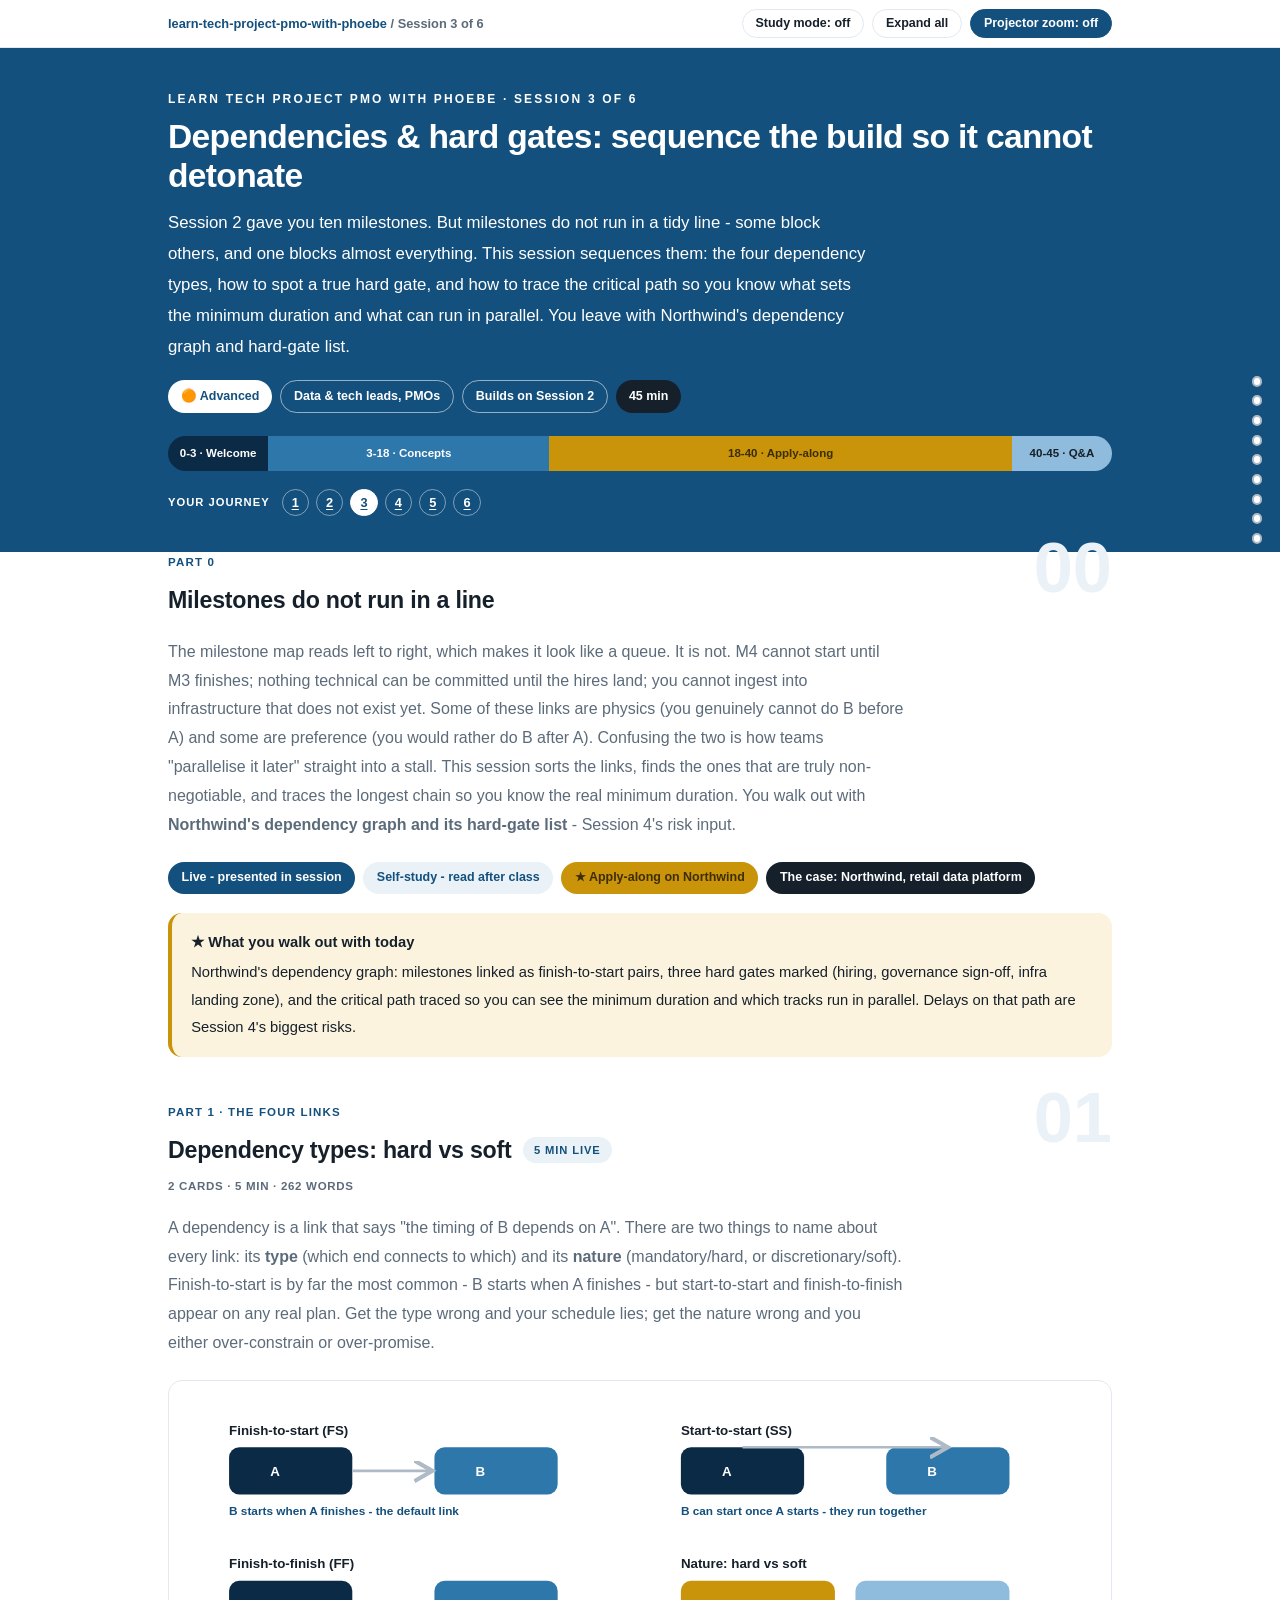
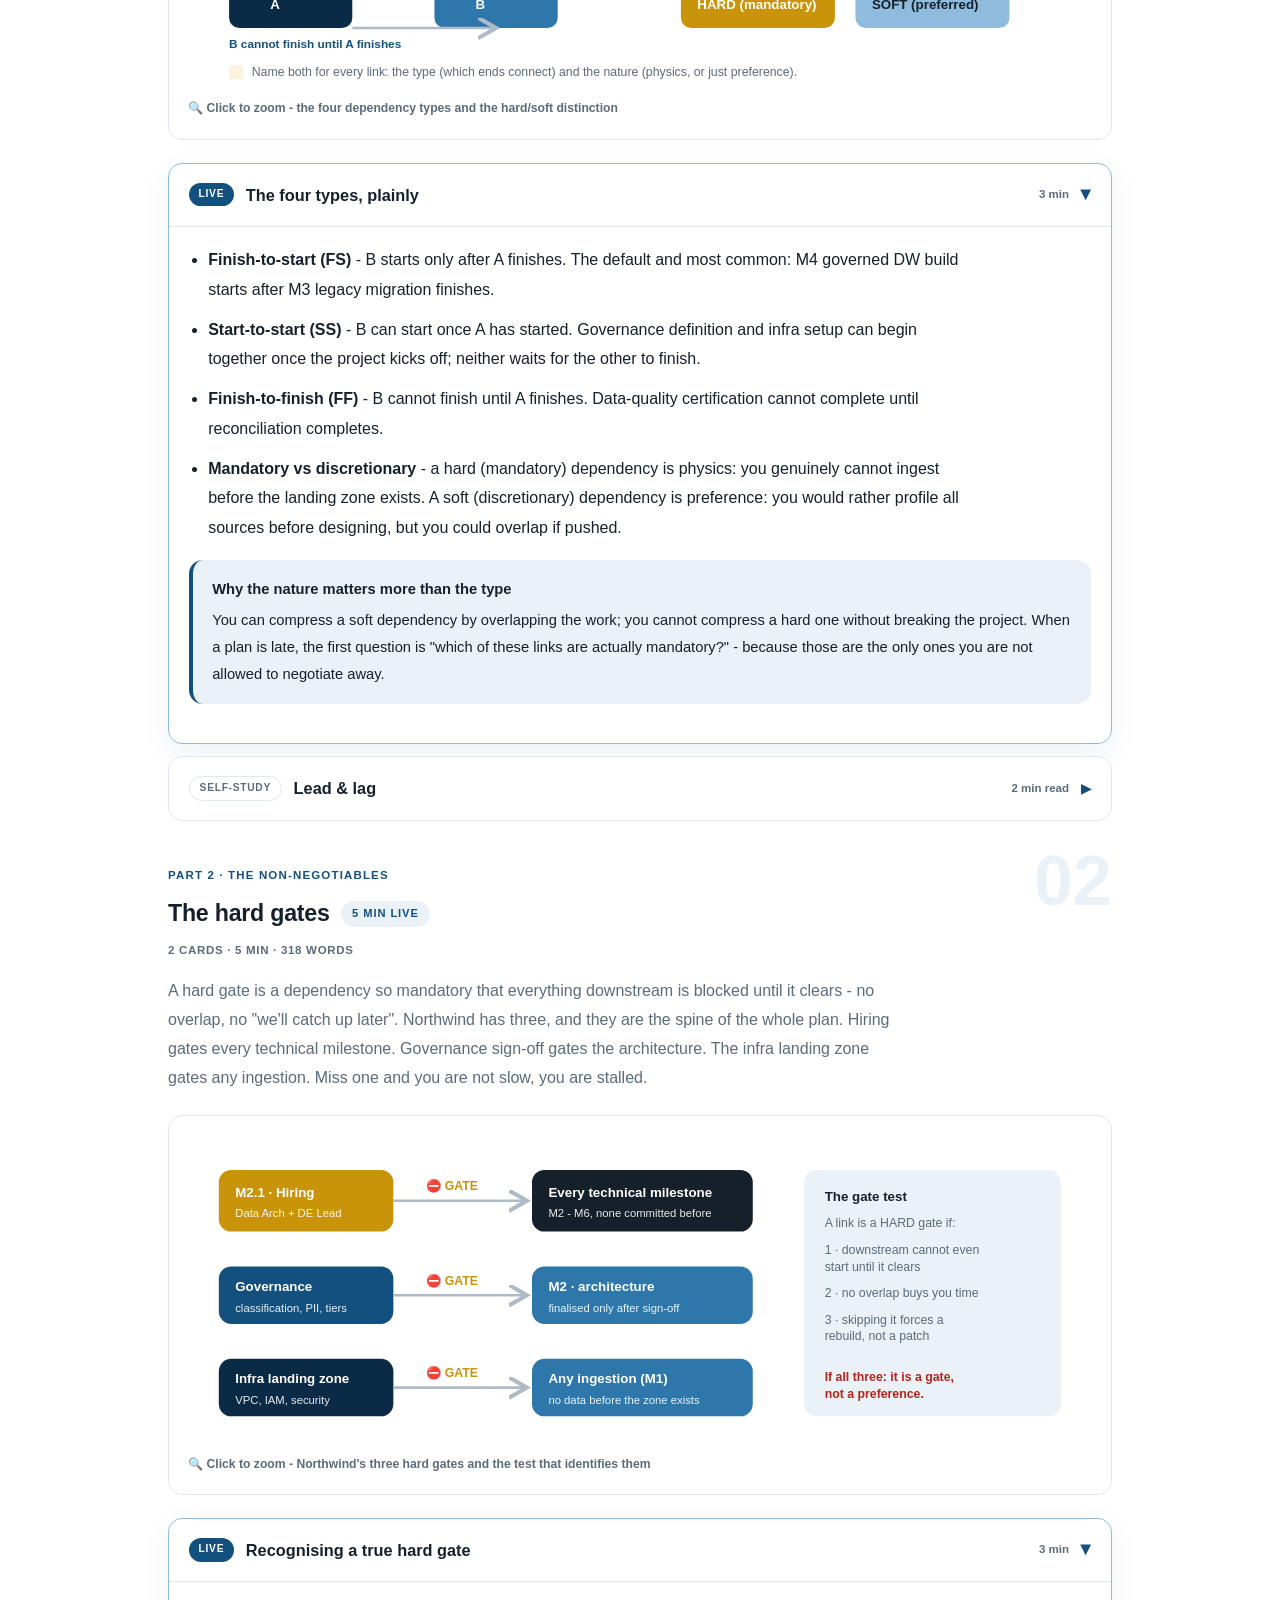
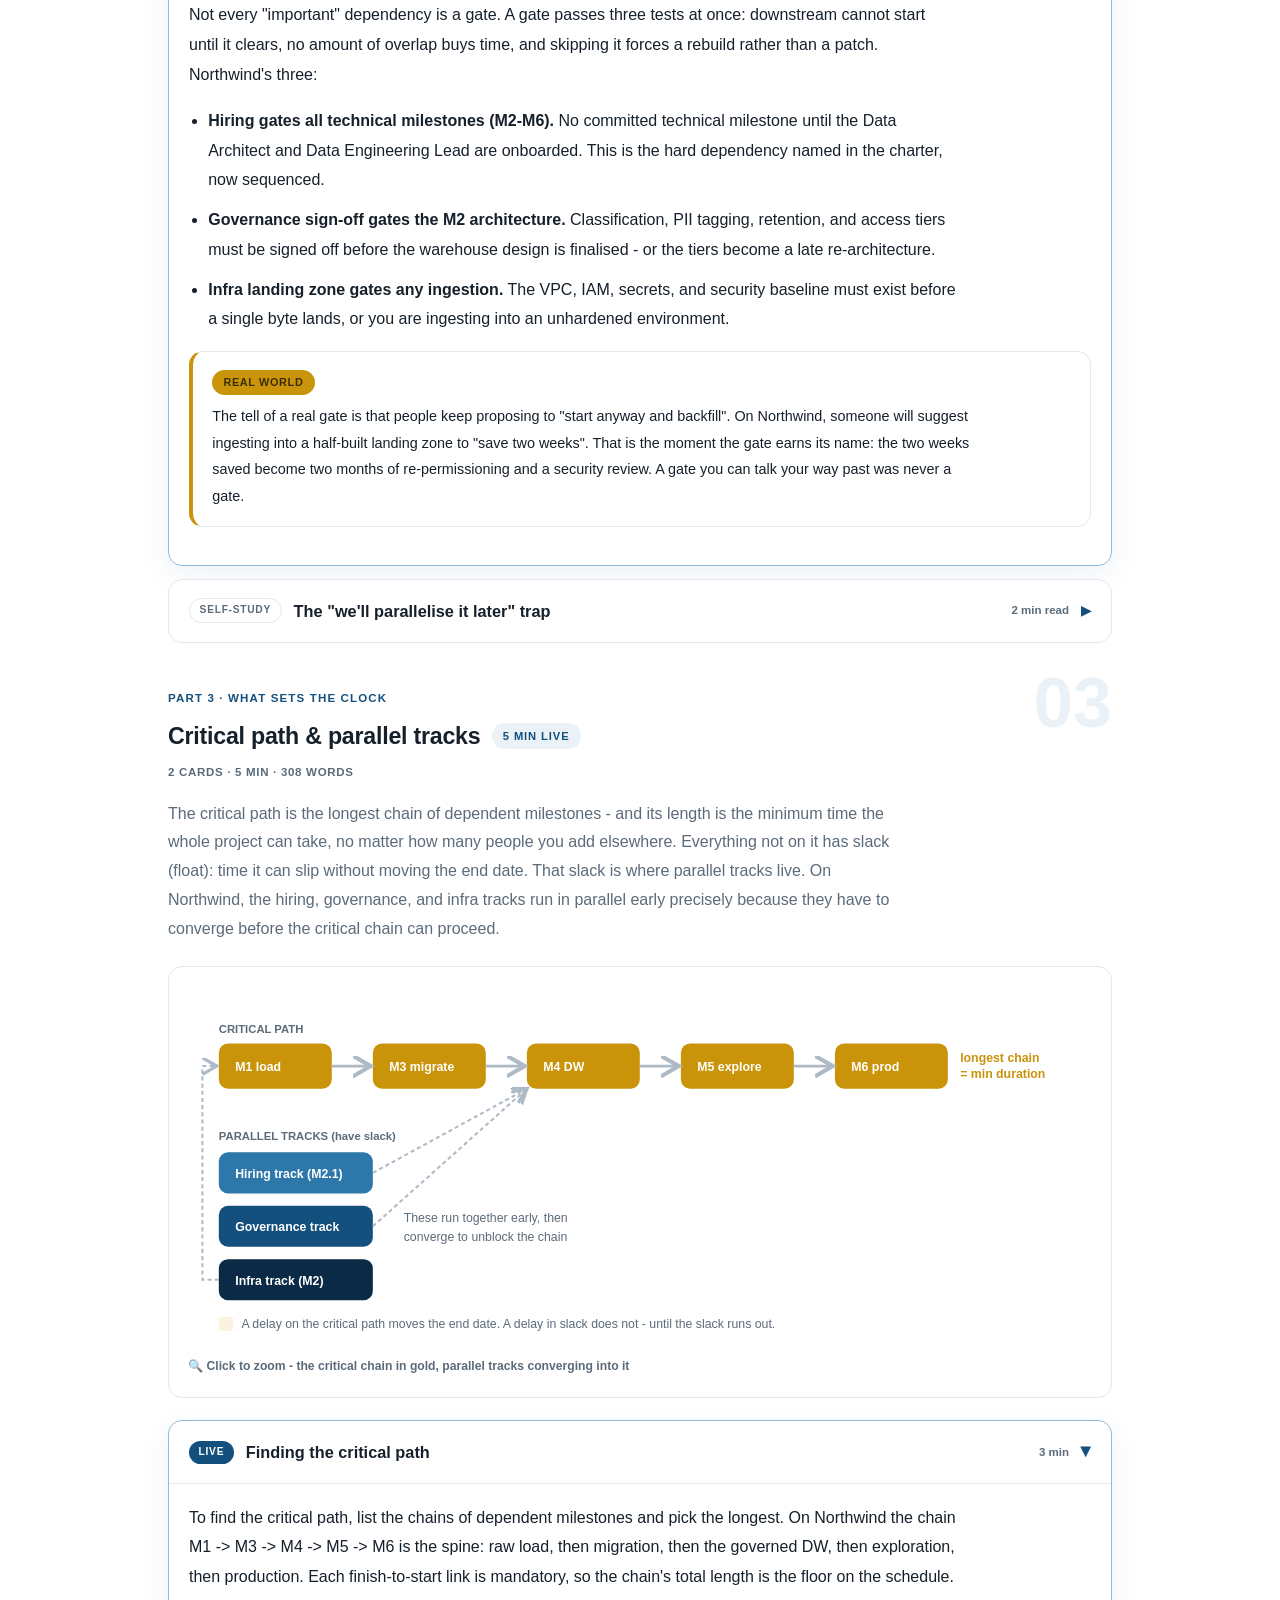
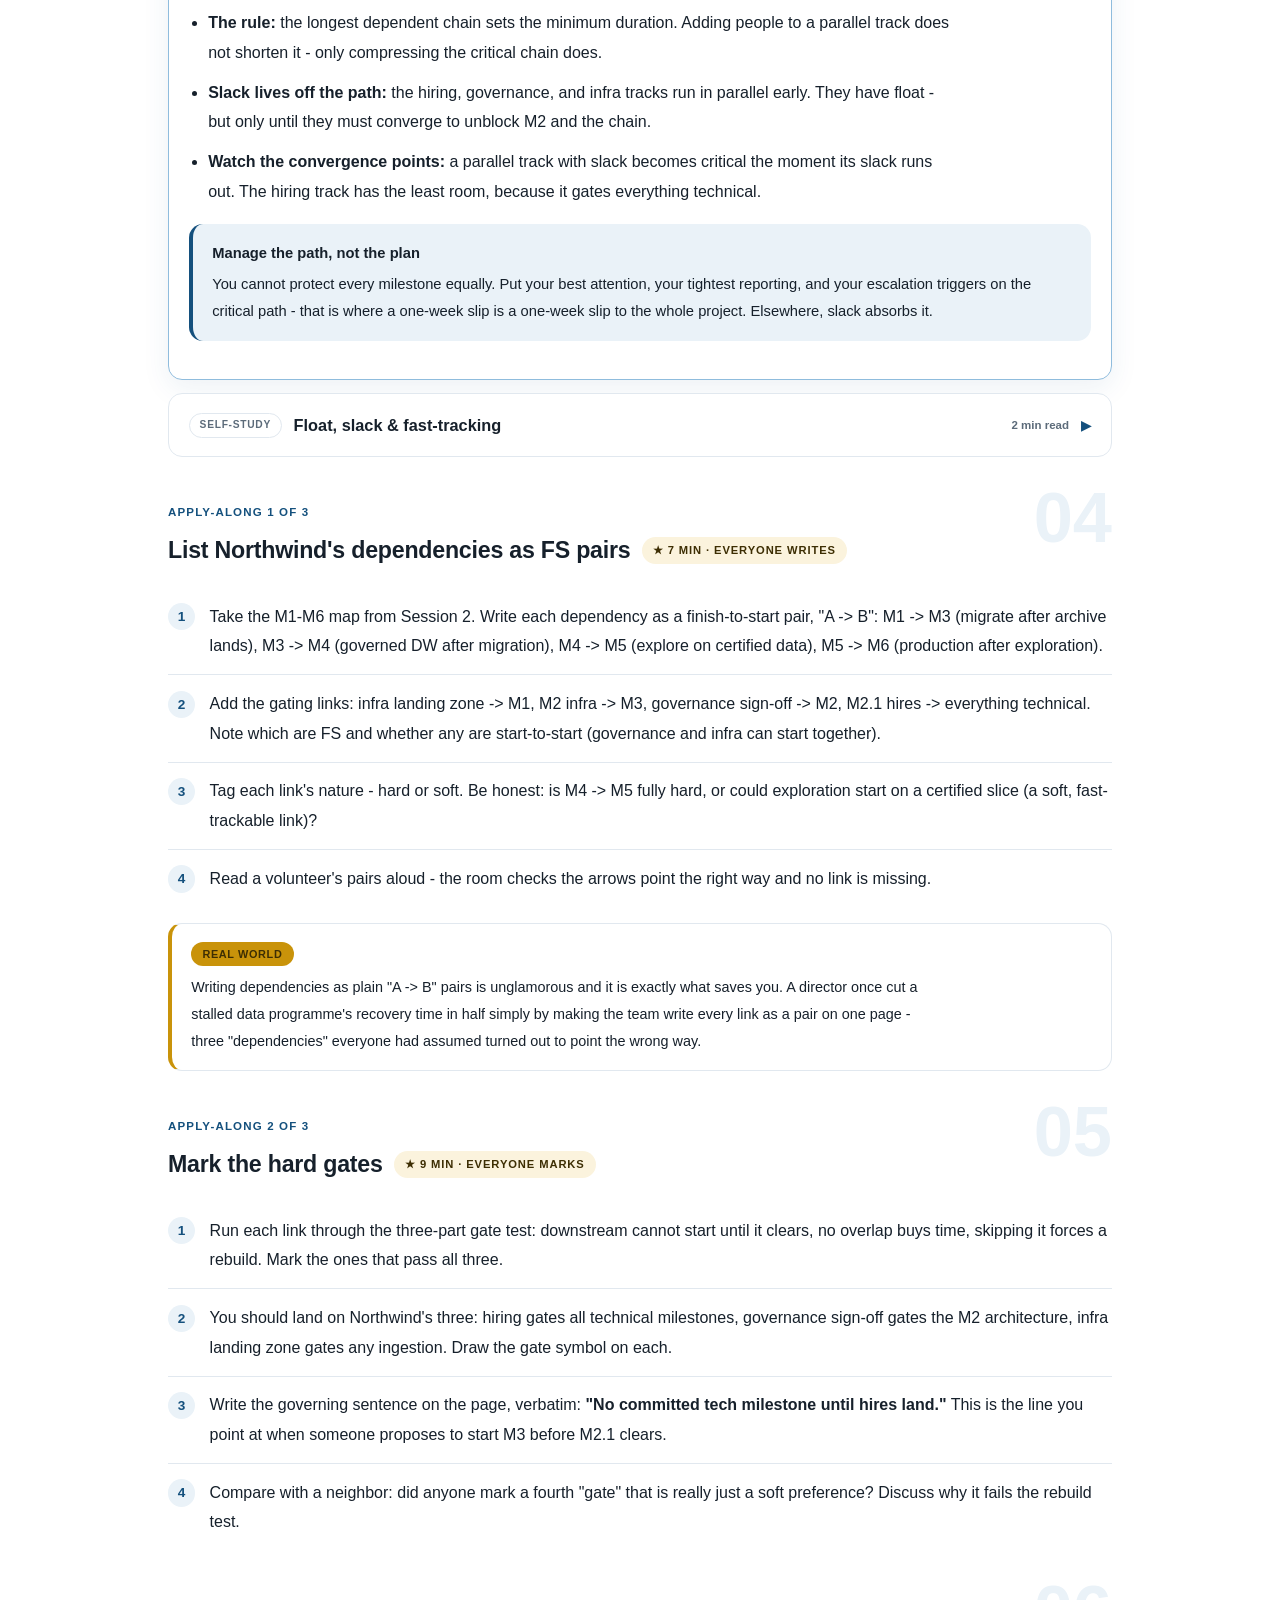
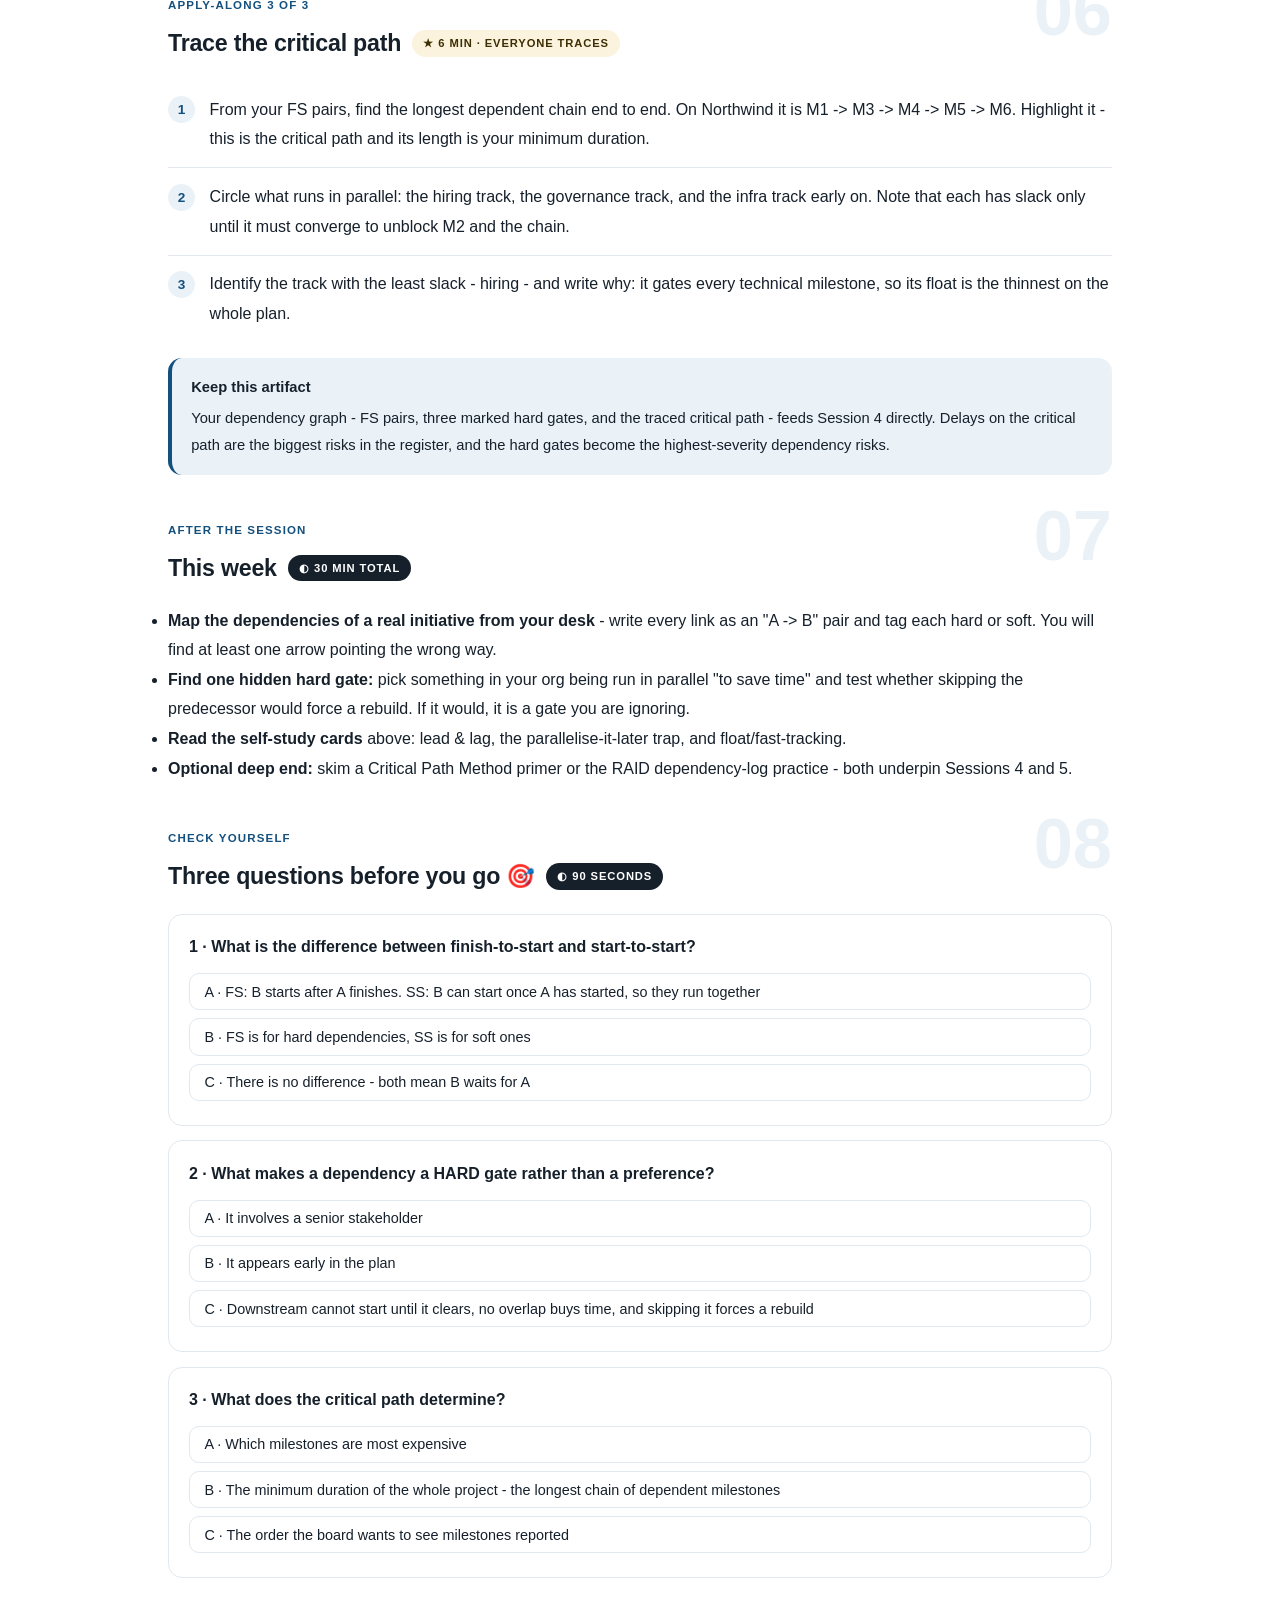
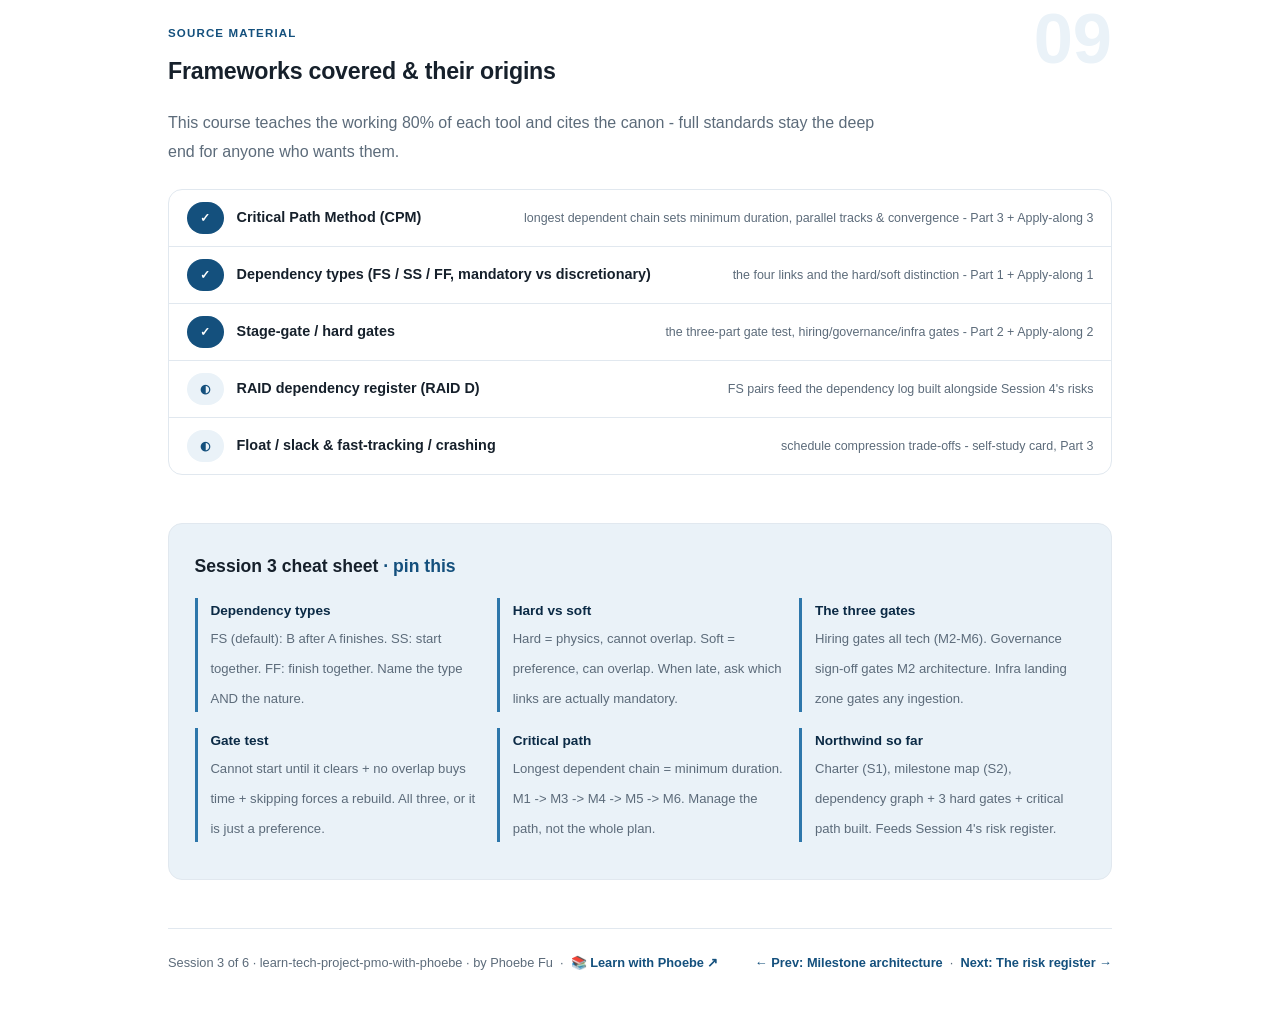
<file: courses/03-dependencies-and-gates.html>
<!DOCTYPE html>
<html lang="en">
<head>
<meta charset="UTF-8">
<meta name="viewport" content="width=device-width, initial-scale=1.0">
<!-- social:start -->
<meta name="description" content="The milestone map reads left to right, which makes it look like a queue. It is not. M4 cannot start until M3 finishes; nothing technical can be committed until the hires land; you cannot...">
<meta property="og:type" content="article">
<meta property="og:site_name" content="Learn with Phoebe">
<meta property="og:title" content="Dependencies &amp; hard gates: sequence the build so it cannot detonate - learn tech project PMO with phoebe">
<meta property="og:description" content="The milestone map reads left to right, which makes it look like a queue. It is not. M4 cannot start until M3 finishes; nothing technical can be committed until the hires land; you cannot...">
<meta property="og:url" content="https://phoebefu6.github.io/learn-tech-project-pmo-with-phoebe/courses/03-dependencies-and-gates.html">
<meta property="og:image" content="https://phoebefu6.github.io/learn-tech-project-pmo-with-phoebe/assets/og-cover.png">
<meta property="og:image:width" content="1200">
<meta property="og:image:height" content="630">
<meta name="twitter:card" content="summary_large_image">
<meta name="twitter:title" content="Dependencies &amp; hard gates: sequence the build so it cannot detonate - learn tech project PMO with phoebe">
<meta name="twitter:description" content="The milestone map reads left to right, which makes it look like a queue. It is not. M4 cannot start until M3 finishes; nothing technical can be committed until the hires land; you cannot...">
<meta name="twitter:image" content="https://phoebefu6.github.io/learn-tech-project-pmo-with-phoebe/assets/og-cover.png">
<!-- social:end -->
<title>Session 3 · Dependencies &amp; hard gates - learn tech project PMO with phoebe</title>
<link rel="stylesheet" href="../assets/style.css?v=37">
</head>
<body>

<div class="toolbar">
  <div class="wrap">
    <span class="crumb"><a href="../index.html">learn-tech-project-pmo-with-phoebe</a> / Session 3 of 6</span>
    <button class="btn" id="toggle-all" type="button">Expand all</button>
    <button class="btn primary" id="zoom-toggle" type="button">Projector zoom: off</button>
  </div>
</div>

<header class="masthead">
  <div class="wrap">
    <div class="eyebrow">Learn Tech Project PMO with Phoebe · Session 3 of 6</div>
    <h1>Dependencies &amp; hard gates: <span class="accent">sequence the build so it cannot detonate</span></h1>
    <p class="sub">Session 2 gave you ten milestones. But milestones do not run in a tidy line - some block others, and one blocks almost everything. This session sequences them: the four dependency types, how to spot a true hard gate, and how to trace the critical path so you know what sets the minimum duration and what can run in parallel. You leave with Northwind's dependency graph and hard-gate list.</p>
    <div class="chip-row">
      <span class="chip level">🟠 Advanced</span>
      <span class="chip audience">Data &amp; tech leads, PMOs</span>
      <span class="chip audience">Builds on Session 2</span>
      <span class="chip time">45 min</span>
    </div>
    <div class="agenda">
      <span class="a1" style="flex:1">0-3 · Welcome</span>
      <span class="a2" style="flex:3">3-18 · Concepts</span>
      <span class="a3" style="flex:5">18-40 · Apply-along</span>
      <span class="a4" style="flex:1">40-45 · Q&amp;A</span>
    </div>
  </div>
</header>

<main class="wrap">

  <!-- ============ INTRO ============ -->
  <section class="section" id="intro">
    <div class="section-kicker">
      <span class="klabel">Part 0</span>
      <h2>Milestones do not run in a line</h2>
    </div>
    <p class="lede">The milestone map reads left to right, which makes it look like a queue. It is not. M4 cannot start until M3 finishes; nothing technical can be committed until the hires land; you cannot ingest into infrastructure that does not exist yet. Some of these links are physics (you genuinely cannot do B before A) and some are preference (you would rather do B after A). Confusing the two is how teams "parallelise it later" straight into a stall. This session sorts the links, finds the ones that are truly non-negotiable, and traces the longest chain so you know the real minimum duration. You walk out with <strong>Northwind's dependency graph and its hard-gate list</strong> - Session 4's risk input.</p>
    <div class="legend">
      <span class="pill solid">Live - presented in session</span>
      <span class="pill light">Self-study - read after class</span>
      <span class="pill amber">★ Apply-along on Northwind</span>
      <span class="pill inkpill">The case: Northwind, retail data platform</span>
    </div>
    <div class="callout win">
      <strong>★ What you walk out with today</strong>
      Northwind's dependency graph: milestones linked as finish-to-start pairs, three hard gates marked (hiring, governance sign-off, infra landing zone), and the critical path traced so you can see the minimum duration and which tracks run in parallel. Delays on that path are Session 4's biggest risks.
    </div>
  </section>

  <!-- ============ PART 1: DEPENDENCY TYPES ============ -->
  <section class="section" id="types">
    <div class="section-kicker">
      <span class="klabel">Part 1 · the four links</span>
      <h2>Dependency types: hard vs soft <span class="tag concept">5 min live</span></h2>
    </div>
    <p class="lede">A dependency is a link that says "the timing of B depends on A". There are two things to name about every link: its <strong>type</strong> (which end connects to which) and its <strong>nature</strong> (mandatory/hard, or discretionary/soft). Finish-to-start is by far the most common - B starts when A finishes - but start-to-start and finish-to-finish appear on any real plan. Get the type wrong and your schedule lies; get the nature wrong and you either over-constrain or over-promise.</p>

    <figure class="zoomable">
      <svg viewBox="0 0 880 280" xmlns="http://www.w3.org/2000/svg" role="img" aria-label="Three dependency types shown as A to B box pairs: finish-to-start, start-to-start, and finish-to-finish">
        <style>
          .dtT { font: 700 13px Inter, sans-serif; fill: #FFFFFF; }
          .dtH { font: 700 13px Inter, sans-serif; fill: #16202B; }
          .dtL { font: 600 11.5px Inter, sans-serif; fill: #14507D; }
          .dtX { font: 400 12px Inter, sans-serif; fill: #5C6B7A; }
        </style>
        <!-- FS -->
        <text class="dtH" x="40" y="34">Finish-to-start (FS)</text>
        <rect x="40" y="46" width="120" height="46" rx="10" fill="#0B2A45"/>
        <text class="dtT" x="80" y="74">A</text>
        <rect x="240" y="46" width="120" height="46" rx="10" fill="#2E77AB"/>
        <text class="dtT" x="280" y="74">B</text>
        <line x1="160" y1="69" x2="238" y2="69" stroke="#AEBAC6" stroke-width="2.5" marker-end="url(#dtArr)"/>
        <text class="dtL" x="40" y="112">B starts when A finishes - the default link</text>
        <!-- SS -->
        <text class="dtH" x="480" y="34">Start-to-start (SS)</text>
        <rect x="480" y="46" width="120" height="46" rx="10" fill="#0B2A45"/>
        <text class="dtT" x="520" y="74">A</text>
        <rect x="680" y="46" width="120" height="46" rx="10" fill="#2E77AB"/>
        <text class="dtT" x="720" y="74">B</text>
        <line x1="540" y1="46" x2="740" y2="46" stroke="#AEBAC6" stroke-width="2.5" marker-end="url(#dtArr)"/>
        <text class="dtL" x="480" y="112">B can start once A starts - they run together</text>
        <!-- FF -->
        <text class="dtH" x="40" y="164">Finish-to-finish (FF)</text>
        <rect x="40" y="176" width="120" height="46" rx="10" fill="#0B2A45"/>
        <text class="dtT" x="80" y="204">A</text>
        <rect x="240" y="176" width="120" height="46" rx="10" fill="#2E77AB"/>
        <text class="dtT" x="280" y="204">B</text>
        <line x1="160" y1="222" x2="300" y2="222" stroke="#AEBAC6" stroke-width="2.5" marker-end="url(#dtArr)"/>
        <text class="dtL" x="40" y="242">B cannot finish until A finishes</text>
        <defs>
          <marker id="dtArr" markerWidth="9" markerHeight="9" refX="7" refY="4" orient="auto">
            <path d="M0,0 L7,4 L0,8" fill="none" stroke="#AEBAC6" stroke-width="1.6"/>
          </marker>
        </defs>
        <!-- nature note -->
        <text class="dtH" x="480" y="164">Nature: hard vs soft</text>
        <rect x="480" y="176" width="150" height="46" rx="10" fill="#C9930A"/>
        <text class="dtT" x="496" y="204">HARD (mandatory)</text>
        <rect x="650" y="176" width="150" height="46" rx="10" fill="#8FBCDD"/>
        <text class="dtH" x="666" y="204">SOFT (preferred)</text>
        <rect x="40" y="258" width="14" height="14" rx="3" fill="#FBF3DD"/>
        <text class="dtX" x="62" y="269">Name both for every link: the type (which ends connect) and the nature (physics, or just preference).</text>
      </svg>
      <figcaption>🔍 Click to zoom - the four dependency types and the hard/soft distinction</figcaption>
    </figure>

    <details class="card" open>
      <summary><span class="mode live">Live</span>The four types, plainly<span class="mini">3 min</span><span class="caret">▶</span></summary>
      <div class="body">
        <ul>
          <li><strong>Finish-to-start (FS)</strong> - B starts only after A finishes. The default and most common: M4 governed DW build starts after M3 legacy migration finishes.</li>
          <li><strong>Start-to-start (SS)</strong> - B can start once A has started. Governance definition and infra setup can begin together once the project kicks off; neither waits for the other to finish.</li>
          <li><strong>Finish-to-finish (FF)</strong> - B cannot finish until A finishes. Data-quality certification cannot complete until reconciliation completes.</li>
          <li><strong>Mandatory vs discretionary</strong> - a hard (mandatory) dependency is physics: you genuinely cannot ingest before the landing zone exists. A soft (discretionary) dependency is preference: you would rather profile all sources before designing, but you could overlap if pushed.</li>
        </ul>
        <div class="callout tip">
          <strong>Why the nature matters more than the type</strong>
          You can compress a soft dependency by overlapping the work; you cannot compress a hard one without breaking the project. When a plan is late, the first question is "which of these links are actually mandatory?" - because those are the only ones you are not allowed to negotiate away.
        </div>
      </div>
    </details>

    <details class="card">
      <summary><span class="mode self">Self-study</span>Lead &amp; lag<span class="mini">2 min read</span><span class="caret">▶</span></summary>
      <div class="body">
        <p>Real dependencies are rarely instantaneous. Lead and lag fine-tune the timing on top of the type.</p>
        <ul>
          <li><strong>Lag</strong> - a forced wait after A before B can proceed. A finish-to-start with 2-day lag: reconciliation finishes, then a 2-day sign-off window before certification starts.</li>
          <li><strong>Lead</strong> - a permitted head start, letting B begin before A fully finishes. UAT prep can start a few days before migration completes (a negative lag).</li>
          <li><strong>Where it bites:</strong> lag hides slack that looks like progress, and lead is where "we overlapped to save time" quietly turns a soft dependency into a risk.</li>
        </ul>
      </div>
    </details>
  </section>

  <!-- ============ PART 2: HARD GATES ============ -->
  <section class="section" id="gates">
    <div class="section-kicker">
      <span class="klabel">Part 2 · the non-negotiables</span>
      <h2>The hard gates <span class="tag concept">5 min live</span></h2>
    </div>
    <p class="lede">A hard gate is a dependency so mandatory that everything downstream is blocked until it clears - no overlap, no "we'll catch up later". Northwind has three, and they are the spine of the whole plan. Hiring gates every technical milestone. Governance sign-off gates the architecture. The infra landing zone gates any ingestion. Miss one and you are not slow, you are stalled.</p>

    <figure class="zoomable">
      <svg viewBox="0 0 880 300" xmlns="http://www.w3.org/2000/svg" role="img" aria-label="A gate diagram: hiring, governance, and infra as predecessor boxes each blocking a downstream milestone, with hiring gating every technical milestone">
        <style>
          .hgT { font: 700 13px Inter, sans-serif; fill: #FFFFFF; }
          .hgS { font: 400 11px Inter, sans-serif; fill: #FFFFFF; opacity: .9; }
          .hgGate { font: 700 12px Inter, sans-serif; fill: #C9930A; }
          .hgX { font: 400 12px Inter, sans-serif; fill: #5C6B7A; }
        </style>
        <!-- hiring gate (the big one) -->
        <rect x="30" y="34" width="170" height="60" rx="12" fill="#C9930A"/>
        <text class="hgT" x="46" y="60">M2.1 · Hiring</text>
        <text class="hgS" x="46" y="80">Data Arch + DE Lead</text>
        <text class="hgGate" x="232" y="54">⛔ GATE</text>
        <line x1="200" y1="64" x2="330" y2="64" stroke="#AEBAC6" stroke-width="2.5" marker-end="url(#hgArr)"/>
        <rect x="335" y="34" width="215" height="60" rx="12" fill="#16202B"/>
        <text class="hgT" x="351" y="60">Every technical milestone</text>
        <text class="hgS" x="351" y="80">M2 - M6, none committed before</text>
        <!-- governance gate -->
        <rect x="30" y="128" width="170" height="56" rx="12" fill="#14507D"/>
        <text class="hgT" x="46" y="152">Governance</text>
        <text class="hgS" x="46" y="172">classification, PII, tiers</text>
        <text class="hgGate" x="232" y="146">⛔ GATE</text>
        <line x1="200" y1="156" x2="330" y2="156" stroke="#AEBAC6" stroke-width="2.5" marker-end="url(#hgArr)"/>
        <rect x="335" y="128" width="215" height="56" rx="12" fill="#2E77AB"/>
        <text class="hgT" x="351" y="152">M2 · architecture</text>
        <text class="hgS" x="351" y="172">finalised only after sign-off</text>
        <!-- infra gate -->
        <rect x="30" y="218" width="170" height="56" rx="12" fill="#0B2A45"/>
        <text class="hgT" x="46" y="242">Infra landing zone</text>
        <text class="hgS" x="46" y="262">VPC, IAM, security</text>
        <text class="hgGate" x="232" y="236">⛔ GATE</text>
        <line x1="200" y1="246" x2="330" y2="246" stroke="#AEBAC6" stroke-width="2.5" marker-end="url(#hgArr)"/>
        <rect x="335" y="218" width="215" height="56" rx="12" fill="#2E77AB"/>
        <text class="hgT" x="351" y="242">Any ingestion (M1)</text>
        <text class="hgS" x="351" y="262">no data before the zone exists</text>
        <defs>
          <marker id="hgArr" markerWidth="9" markerHeight="9" refX="7" refY="4" orient="auto">
            <path d="M0,0 L7,4 L0,8" fill="none" stroke="#AEBAC6" stroke-width="1.6"/>
          </marker>
        </defs>
        <rect x="600" y="34" width="250" height="240" rx="12" fill="#EAF2F8"/>
        <text class="hgGate" x="620" y="64" style="fill:#16202B;font-size:13px">The gate test</text>
        <text class="hgX" x="620" y="90">A link is a HARD gate if:</text>
        <text class="hgX" x="620" y="116">1 · downstream cannot even</text>
        <text class="hgX" x="620" y="132">start until it clears</text>
        <text class="hgX" x="620" y="158">2 · no overlap buys you time</text>
        <text class="hgX" x="620" y="184">3 · skipping it forces a</text>
        <text class="hgX" x="620" y="200">rebuild, not a patch</text>
        <text class="hgGate" x="620" y="240" style="fill:#B42318">If all three: it is a gate,</text>
        <text class="hgGate" x="620" y="256" style="fill:#B42318">not a preference.</text>
      </svg>
      <figcaption>🔍 Click to zoom - Northwind's three hard gates and the test that identifies them</figcaption>
    </figure>

    <details class="card" open>
      <summary><span class="mode live">Live</span>Recognising a true hard gate<span class="mini">3 min</span><span class="caret">▶</span></summary>
      <div class="body">
        <p>Not every "important" dependency is a gate. A gate passes three tests at once: downstream cannot start until it clears, no amount of overlap buys time, and skipping it forces a rebuild rather than a patch. Northwind's three:</p>
        <ul>
          <li><strong>Hiring gates all technical milestones (M2-M6).</strong> No committed technical milestone until the Data Architect and Data Engineering Lead are onboarded. This is the hard dependency named in the charter, now sequenced.</li>
          <li><strong>Governance sign-off gates the M2 architecture.</strong> Classification, PII tagging, retention, and access tiers must be signed off before the warehouse design is finalised - or the tiers become a late re-architecture.</li>
          <li><strong>Infra landing zone gates any ingestion.</strong> The VPC, IAM, secrets, and security baseline must exist before a single byte lands, or you are ingesting into an unhardened environment.</li>
        </ul>
        <div class="callout example">
          <span class="ex-pill">Real world</span>
          <p>The tell of a real gate is that people keep proposing to "start anyway and backfill". On Northwind, someone will suggest ingesting into a half-built landing zone to "save two weeks". That is the moment the gate earns its name: the two weeks saved become two months of re-permissioning and a security review. A gate you can talk your way past was never a gate.</p>
        </div>
      </div>
    </details>

    <details class="card">
      <summary><span class="mode self">Self-study</span>The "we'll parallelise it later" trap<span class="mini">2 min read</span><span class="caret">▶</span></summary>
      <div class="body">
        <p>The most expensive schedule mistake is treating a hard dependency as soft to hit a date. It always looks like progress at first - two workstreams running at once - and the cost lands weeks later when the downstream work has to be redone on the correct foundation.</p>
        <ul>
          <li><strong>The pattern:</strong> "We can't wait for governance, let's design the warehouse now and add the tiers after." Then PII surfaces in a "public" schema and the design is re-poured.</li>
          <li><strong>Why it fools people:</strong> the parallel start shows visible motion, and the rework cost is deferred past the next status meeting.</li>
          <li><strong>The discipline:</strong> before overlapping any link, prove it is soft. If skipping the predecessor would force a rebuild, it is hard - and you wait.</li>
        </ul>
      </div>
    </details>
  </section>

  <!-- ============ PART 3: CRITICAL PATH ============ -->
  <section class="section" id="critical">
    <div class="section-kicker">
      <span class="klabel">Part 3 · what sets the clock</span>
      <h2>Critical path &amp; parallel tracks <span class="tag concept">5 min live</span></h2>
    </div>
    <p class="lede">The critical path is the longest chain of dependent milestones - and its length is the minimum time the whole project can take, no matter how many people you add elsewhere. Everything not on it has slack (float): time it can slip without moving the end date. That slack is where parallel tracks live. On Northwind, the hiring, governance, and infra tracks run in parallel early precisely because they have to converge before the critical chain can proceed.</p>

    <figure class="zoomable">
      <svg viewBox="0 0 880 350" xmlns="http://www.w3.org/2000/svg" role="img" aria-label="A lane diagram with the critical chain highlighted along the top and parallel tracks for hiring, governance, and infra running below">
        <style>
          .cpT { font: 700 12px Inter, sans-serif; fill: #FFFFFF; }
          .cpLane { font: 700 11px Inter, sans-serif; fill: #5C6B7A; }
          .cpHot { font: 700 12px Inter, sans-serif; fill: #C9930A; }
          .cpX { font: 400 12px Inter, sans-serif; fill: #5C6B7A; }
        </style>
        <!-- critical path lane -->
        <text class="cpLane" x="30" y="46">CRITICAL PATH</text>
        <rect x="30" y="56" width="110" height="44" rx="9" fill="#C9930A"/>
        <text class="cpT" x="46" y="83">M1 load</text>
        <rect x="180" y="56" width="110" height="44" rx="9" fill="#C9930A"/>
        <text class="cpT" x="196" y="83">M3 migrate</text>
        <rect x="330" y="56" width="110" height="44" rx="9" fill="#C9930A"/>
        <text class="cpT" x="346" y="83">M4 DW</text>
        <rect x="480" y="56" width="110" height="44" rx="9" fill="#C9930A"/>
        <text class="cpT" x="496" y="83">M5 explore</text>
        <rect x="630" y="56" width="110" height="44" rx="9" fill="#C9930A"/>
        <text class="cpT" x="646" y="83">M6 prod</text>
        <line x1="140" y1="78" x2="178" y2="78" stroke="#AEBAC6" stroke-width="2.5" marker-end="url(#cpArr)"/>
        <line x1="290" y1="78" x2="328" y2="78" stroke="#AEBAC6" stroke-width="2.5" marker-end="url(#cpArr)"/>
        <line x1="440" y1="78" x2="478" y2="78" stroke="#AEBAC6" stroke-width="2.5" marker-end="url(#cpArr)"/>
        <line x1="590" y1="78" x2="628" y2="78" stroke="#AEBAC6" stroke-width="2.5" marker-end="url(#cpArr)"/>
        <text class="cpHot" x="752" y="74">longest chain</text>
        <text class="cpHot" x="752" y="90">= min duration</text>
        <!-- parallel tracks -->
        <text class="cpLane" x="30" y="150">PARALLEL TRACKS (have slack)</text>
        <rect x="30" y="162" width="150" height="40" rx="9" fill="#2E77AB"/>
        <text class="cpT" x="46" y="187">Hiring track (M2.1)</text>
        <rect x="30" y="214" width="150" height="40" rx="9" fill="#14507D"/>
        <text class="cpT" x="46" y="239">Governance track</text>
        <rect x="30" y="266" width="150" height="40" rx="9" fill="#0B2A45"/>
        <text class="cpT" x="46" y="291">Infra track (M2)</text>
        <!-- convergence arrows into critical path -->
        <line x1="180" y1="182" x2="330" y2="100" stroke="#AEBAC6" stroke-width="2" stroke-dasharray="4 3" marker-end="url(#cpArr)"/>
        <line x1="180" y1="234" x2="330" y2="100" stroke="#AEBAC6" stroke-width="2" stroke-dasharray="4 3" marker-end="url(#cpArr)"/>
        <path d="M30,286 H14 V78 H28" fill="none" stroke="#AEBAC6" stroke-width="2" stroke-dasharray="4 3" marker-end="url(#cpArr)"/>
        <defs>
          <marker id="cpArr" markerWidth="9" markerHeight="9" refX="7" refY="4" orient="auto">
            <path d="M0,0 L7,4 L0,8" fill="none" stroke="#AEBAC6" stroke-width="1.6"/>
          </marker>
        </defs>
        <text class="cpX" x="210" y="230">These run together early, then</text>
        <text class="cpX" x="210" y="248">converge to unblock the chain</text>
        <rect x="30" y="322" width="14" height="14" rx="3" fill="#FBF3DD"/>
        <text class="cpX" x="52" y="333">A delay on the critical path moves the end date. A delay in slack does not - until the slack runs out.</text>
      </svg>
      <figcaption>🔍 Click to zoom - the critical chain in gold, parallel tracks converging into it</figcaption>
    </figure>

    <details class="card" open>
      <summary><span class="mode live">Live</span>Finding the critical path<span class="mini">3 min</span><span class="caret">▶</span></summary>
      <div class="body">
        <p>To find the critical path, list the chains of dependent milestones and pick the longest. On Northwind the chain M1 -> M3 -> M4 -> M5 -> M6 is the spine: raw load, then migration, then the governed DW, then exploration, then production. Each finish-to-start link is mandatory, so the chain's total length is the floor on the schedule.</p>
        <ul>
          <li><strong>The rule:</strong> the longest dependent chain sets the minimum duration. Adding people to a parallel track does not shorten it - only compressing the critical chain does.</li>
          <li><strong>Slack lives off the path:</strong> the hiring, governance, and infra tracks run in parallel early. They have float - but only until they must converge to unblock M2 and the chain.</li>
          <li><strong>Watch the convergence points:</strong> a parallel track with slack becomes critical the moment its slack runs out. The hiring track has the least room, because it gates everything technical.</li>
        </ul>
        <div class="callout tip">
          <strong>Manage the path, not the plan</strong>
          You cannot protect every milestone equally. Put your best attention, your tightest reporting, and your escalation triggers on the critical path - that is where a one-week slip is a one-week slip to the whole project. Elsewhere, slack absorbs it.
        </div>
      </div>
    </details>

    <details class="card">
      <summary><span class="mode self">Self-study</span>Float, slack &amp; fast-tracking<span class="mini">2 min read</span><span class="caret">▶</span></summary>
      <div class="body">
        <p>When the critical path is longer than the deadline allows, you have two compression moves - and both trade something.</p>
        <ul>
          <li><strong>Float (slack):</strong> the time a non-critical milestone can slip without moving the end date. Total float across a track tells you how much cover you have before it turns critical.</li>
          <li><strong>Fast-tracking:</strong> overlapping milestones that were planned in sequence (starting M5 exploration on the certified slice of M4 before all of M4 finishes). It buys time but adds risk, and it is only legal on <em>soft</em> links.</li>
          <li><strong>Crashing:</strong> adding resource to a critical milestone to shorten it. Costs money and has diminishing returns - nine engineers do not load an archive in a ninth of the time.</li>
        </ul>
      </div>
    </details>
  </section>

  <!-- ============ DEMO 1 ============ -->
  <section class="section" id="demo-1">
    <div class="section-kicker">
      <span class="klabel">Apply-along 1 of 3</span>
      <h2>List Northwind's dependencies as FS pairs <span class="tag demo">★ 7 min · everyone writes</span></h2>
    </div>
    <div class="steps">
      <div class="step"><p>Take the M1-M6 map from Session 2. Write each dependency as a finish-to-start pair, "A -> B": M1 -> M3 (migrate after archive lands), M3 -> M4 (governed DW after migration), M4 -> M5 (explore on certified data), M5 -> M6 (production after exploration).</p></div>
      <div class="step"><p>Add the gating links: infra landing zone -> M1, M2 infra -> M3, governance sign-off -> M2, M2.1 hires -> everything technical. Note which are FS and whether any are start-to-start (governance and infra can start together).</p></div>
      <div class="step"><p>Tag each link's nature - hard or soft. Be honest: is M4 -> M5 fully hard, or could exploration start on a certified slice (a soft, fast-trackable link)?</p></div>
      <div class="step"><p>Read a volunteer's pairs aloud - the room checks the arrows point the right way and no link is missing.</p></div>
    </div>
    <div class="callout example">
      <span class="ex-pill">Real world</span>
      <p>Writing dependencies as plain "A -> B" pairs is unglamorous and it is exactly what saves you. A director once cut a stalled data programme's recovery time in half simply by making the team write every link as a pair on one page - three "dependencies" everyone had assumed turned out to point the wrong way.</p>
    </div>
  </section>

  <!-- ============ DEMO 2 ============ -->
  <section class="section" id="demo-2">
    <div class="section-kicker">
      <span class="klabel">Apply-along 2 of 3</span>
      <h2>Mark the hard gates <span class="tag demo">★ 9 min · everyone marks</span></h2>
    </div>
    <div class="steps">
      <div class="step"><p>Run each link through the three-part gate test: downstream cannot start until it clears, no overlap buys time, skipping it forces a rebuild. Mark the ones that pass all three.</p></div>
      <div class="step"><p>You should land on Northwind's three: hiring gates all technical milestones, governance sign-off gates the M2 architecture, infra landing zone gates any ingestion. Draw the gate symbol on each.</p></div>
      <div class="step"><p>Write the governing sentence on the page, verbatim: <strong>"No committed tech milestone until hires land."</strong> This is the line you point at when someone proposes to start M3 before M2.1 clears.</p></div>
      <div class="step"><p>Compare with a neighbor: did anyone mark a fourth "gate" that is really just a soft preference? Discuss why it fails the rebuild test.</p></div>
    </div>
  </section>

  <!-- ============ DEMO 3 ============ -->
  <section class="section" id="demo-3">
    <div class="section-kicker">
      <span class="klabel">Apply-along 3 of 3</span>
      <h2>Trace the critical path <span class="tag demo">★ 6 min · everyone traces</span></h2>
    </div>
    <div class="steps">
      <div class="step"><p>From your FS pairs, find the longest dependent chain end to end. On Northwind it is M1 -> M3 -> M4 -> M5 -> M6. Highlight it - this is the critical path and its length is your minimum duration.</p></div>
      <div class="step"><p>Circle what runs in parallel: the hiring track, the governance track, and the infra track early on. Note that each has slack only until it must converge to unblock M2 and the chain.</p></div>
      <div class="step"><p>Identify the track with the least slack - hiring - and write why: it gates every technical milestone, so its float is the thinnest on the whole plan.</p></div>
    </div>
    <div class="callout tip">
      <strong>Keep this artifact</strong>
      Your dependency graph - FS pairs, three marked hard gates, and the traced critical path - feeds Session 4 directly. Delays on the critical path are the biggest risks in the register, and the hard gates become the highest-severity dependency risks.
    </div>
  </section>

  <!-- ============ HOMEWORK ============ -->
  <section class="section" id="exercise">
    <div class="section-kicker">
      <span class="klabel">After the session</span>
      <h2>This week <span class="tag exercise">◐ 30 min total</span></h2>
    </div>
    <ul>
      <li><strong>Map the dependencies of a real initiative from your desk</strong> - write every link as an "A -> B" pair and tag each hard or soft. You will find at least one arrow pointing the wrong way.</li>
      <li><strong>Find one hidden hard gate:</strong> pick something in your org being run in parallel "to save time" and test whether skipping the predecessor would force a rebuild. If it would, it is a gate you are ignoring.</li>
      <li><strong>Read the self-study cards</strong> above: lead &amp; lag, the parallelise-it-later trap, and float/fast-tracking.</li>
      <li><strong>Optional deep end:</strong> skim a Critical Path Method primer or the RAID dependency-log practice - both underpin Sessions 4 and 5.</li>
    </ul>
  </section>

  <!-- ============ QUIZ ============ -->
  <section class="section" id="quiz">
    <div class="section-kicker">
      <span class="klabel">Check yourself</span>
      <h2>Three questions before you go 🎯 <span class="tag exercise">◐ 90 seconds</span></h2>
    </div>
    <div class="quiz-q" data-answer="0">
      <p class="qtext">1 · What is the difference between finish-to-start and start-to-start?</p>
      <button class="qopt" type="button">A · FS: B starts after A finishes. SS: B can start once A has started, so they run together</button>
      <button class="qopt" type="button">B · FS is for hard dependencies, SS is for soft ones</button>
      <button class="qopt" type="button">C · There is no difference - both mean B waits for A</button>
      <p class="qwhy">FS is the default: M4 starts after M3 finishes. SS lets work overlap: governance and infra can both start at kick-off without waiting for each other to finish. Type and nature (hard/soft) are separate questions.</p>
    </div>
    <div class="quiz-q" data-answer="2">
      <p class="qtext">2 · What makes a dependency a HARD gate rather than a preference?</p>
      <button class="qopt" type="button">A · It involves a senior stakeholder</button>
      <button class="qopt" type="button">B · It appears early in the plan</button>
      <button class="qopt" type="button">C · Downstream cannot start until it clears, no overlap buys time, and skipping it forces a rebuild</button>
      <p class="qwhy">All three tests at once. Northwind's gates - hiring, governance sign-off, infra landing zone - each pass all three. A "gate" you can talk your way past was never a gate.</p>
    </div>
    <div class="quiz-q" data-answer="1">
      <p class="qtext">3 · What does the critical path determine?</p>
      <button class="qopt" type="button">A · Which milestones are most expensive</button>
      <button class="qopt" type="button">B · The minimum duration of the whole project - the longest chain of dependent milestones</button>
      <button class="qopt" type="button">C · The order the board wants to see milestones reported</button>
      <p class="qwhy">The longest dependent chain sets the floor on the schedule. Adding people to a parallel track will not shorten it; only compressing the critical chain does. Everything off the path has slack.</p>
    </div>
    <p class="quiz-score"></p>
  </section>

  <!-- ============ SOURCES ============ -->
  <section class="section" id="official">
    <div class="section-kicker">
      <span class="klabel">Source material</span>
      <h2>Frameworks covered &amp; their origins</h2>
    </div>
    <p class="lede">This course teaches the working 80% of each tool and cites the canon - full standards stay the deep end for anyone who wants them.</p>
    <div class="covered">
      <div class="covered-row"><span class="status pill solid">✓</span><span class="name">Critical Path Method (CPM)</span><span class="note">longest dependent chain sets minimum duration, parallel tracks &amp; convergence - Part 3 + Apply-along 3</span></div>
      <div class="covered-row"><span class="status pill solid">✓</span><span class="name">Dependency types (FS / SS / FF, mandatory vs discretionary)</span><span class="note">the four links and the hard/soft distinction - Part 1 + Apply-along 1</span></div>
      <div class="covered-row"><span class="status pill solid">✓</span><span class="name">Stage-gate / hard gates</span><span class="note">the three-part gate test, hiring/governance/infra gates - Part 2 + Apply-along 2</span></div>
      <div class="covered-row"><span class="status pill light">◐</span><span class="name">RAID dependency register (RAID D)</span><span class="note">FS pairs feed the dependency log built alongside Session 4's risks</span></div>
      <div class="covered-row"><span class="status pill light">◐</span><span class="name">Float / slack &amp; fast-tracking / crashing</span><span class="note">schedule compression trade-offs - self-study card, Part 3</span></div>
    </div>
  </section>

  <!-- ============ CHEAT SHEET ============ -->
  <section class="cheat" id="cheatsheet">
    <h3>Session 3 cheat sheet <span>· pin this</span></h3>
    <div class="grid-2">
      <div class="cheat-item"><b>Dependency types</b><span>FS (default): B after A finishes. SS: start together. FF: finish together. Name the type AND the nature.</span></div>
      <div class="cheat-item"><b>Hard vs soft</b><span>Hard = physics, cannot overlap. Soft = preference, can overlap. When late, ask which links are actually mandatory.</span></div>
      <div class="cheat-item"><b>The three gates</b><span>Hiring gates all tech (M2-M6). Governance sign-off gates M2 architecture. Infra landing zone gates any ingestion.</span></div>
      <div class="cheat-item"><b>Gate test</b><span>Cannot start until it clears + no overlap buys time + skipping forces a rebuild. All three, or it is just a preference.</span></div>
      <div class="cheat-item"><b>Critical path</b><span>Longest dependent chain = minimum duration. M1 -> M3 -> M4 -> M5 -> M6. Manage the path, not the whole plan.</span></div>
      <div class="cheat-item"><b>Northwind so far</b><span>Charter (S1), milestone map (S2), dependency graph + 3 hard gates + critical path built. Feeds Session 4's risk register.</span></div>
    </div>
  </section>

  <footer class="pagefoot">
    <span>Session 3 of 6 · learn-tech-project-pmo-with-phoebe · by Phoebe Fu &nbsp;·&nbsp; 📚 <a href="https://phoebefu6.github.io/learn-with-phoebe/">Learn with Phoebe ↗</a></span>
    <span><a href="02-milestone-architecture.html">← Prev: Milestone architecture</a> &nbsp;·&nbsp; <a href="04-the-risk-register.html">Next: The risk register →</a></span>
  </footer>

</main>

<script src="../assets/app.js?v=36"></script>
</body>
</html>
</file>
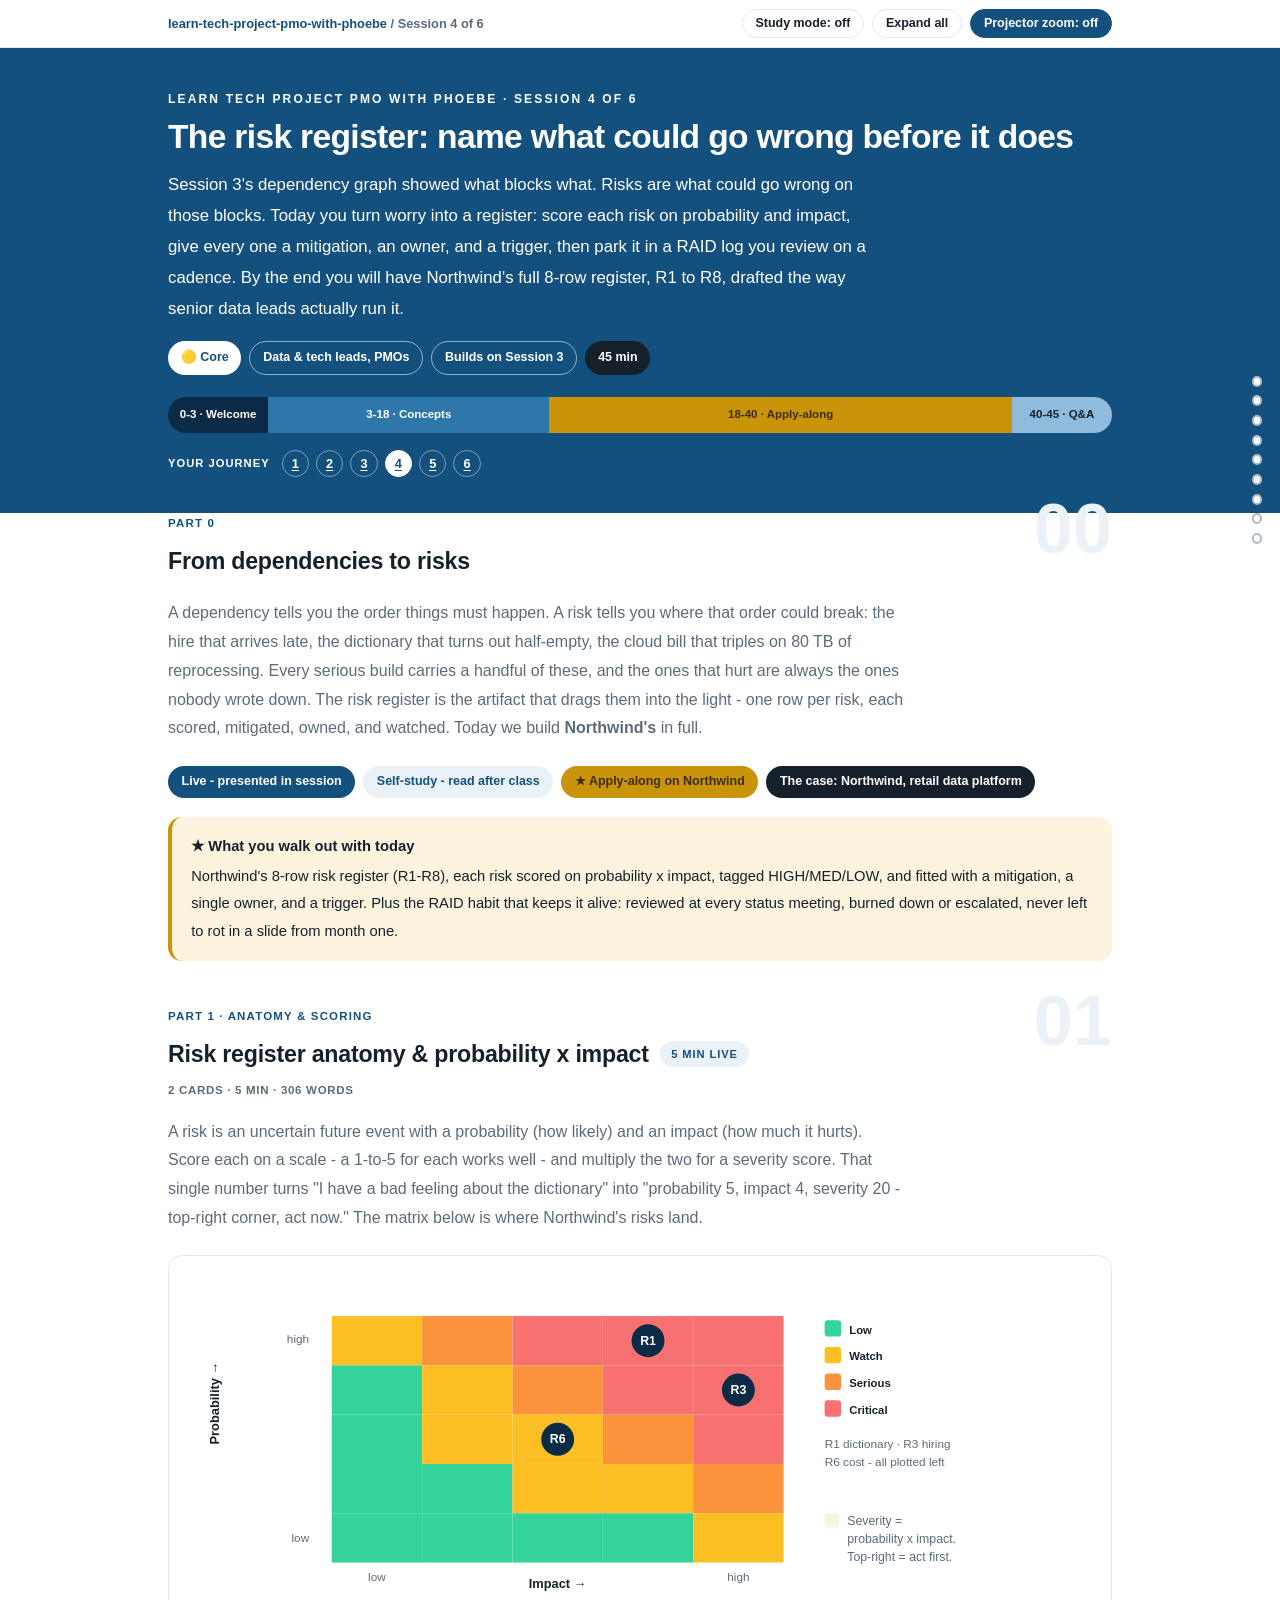
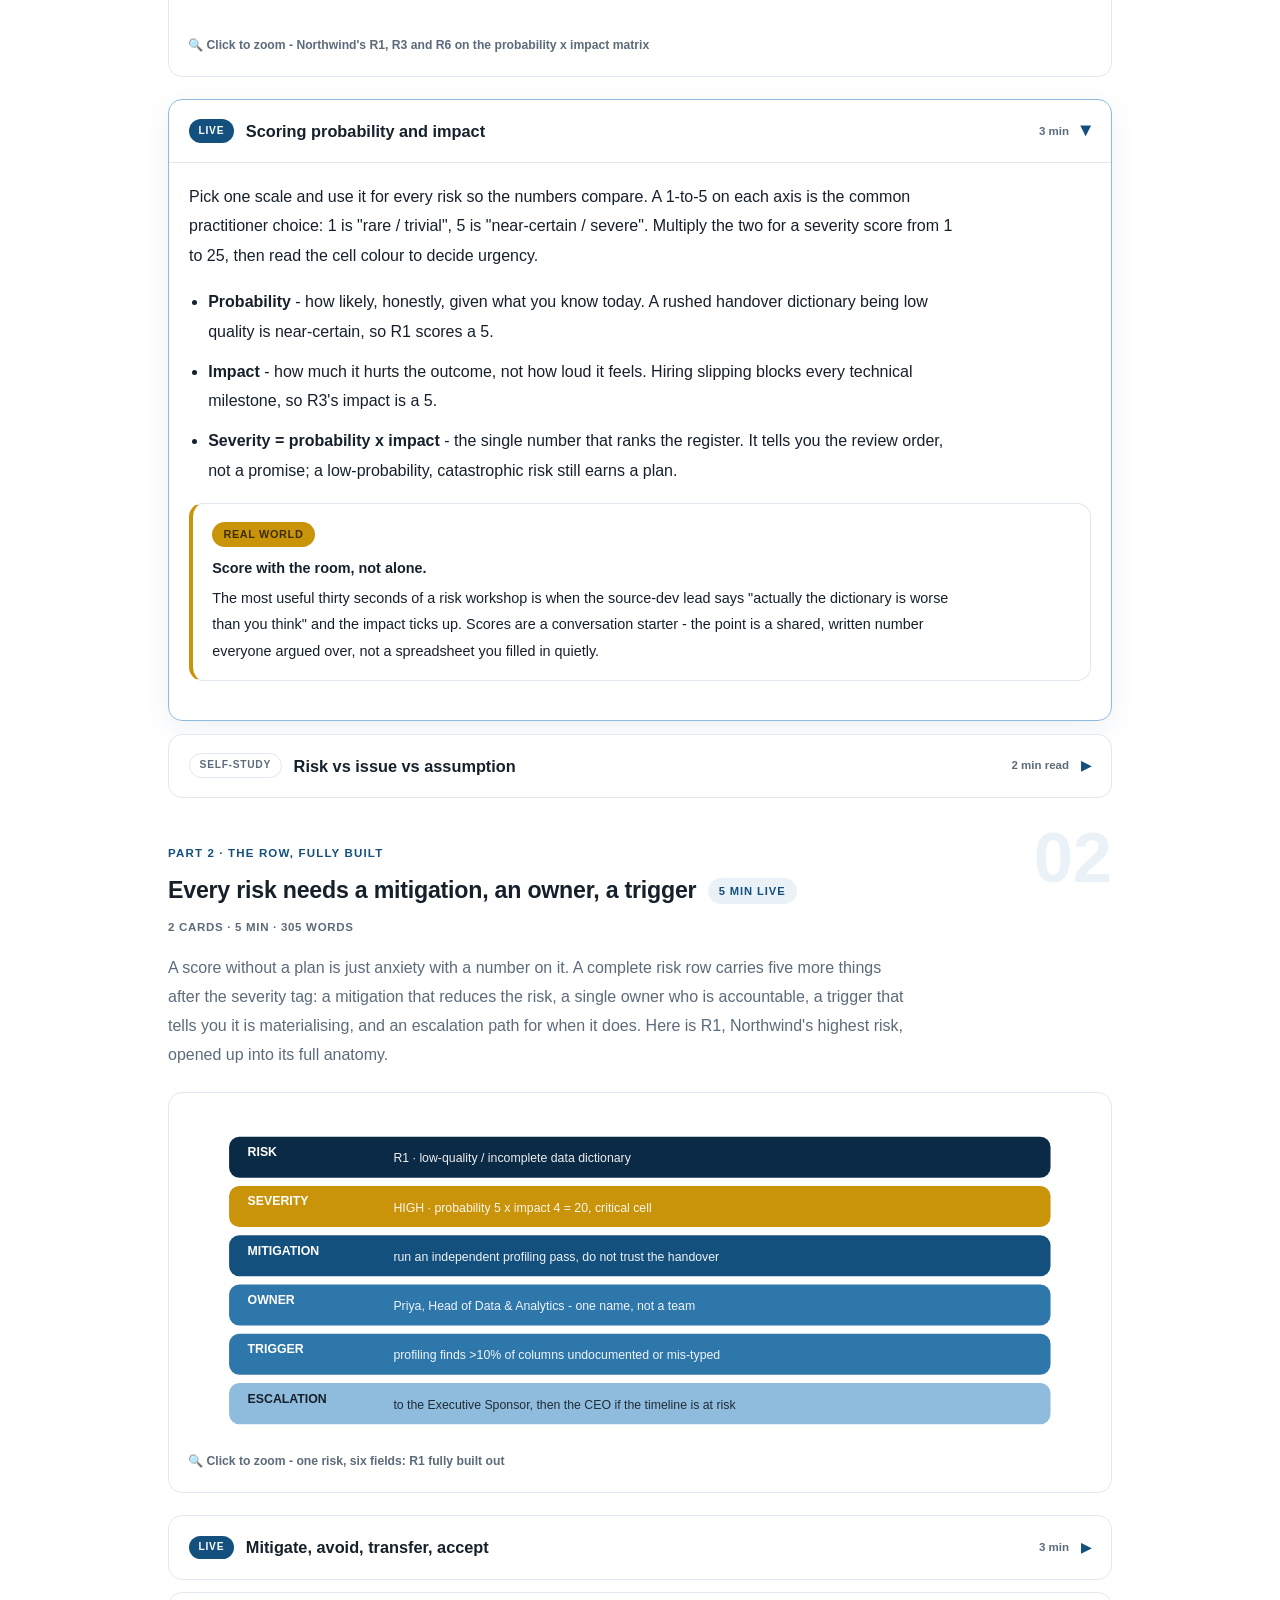
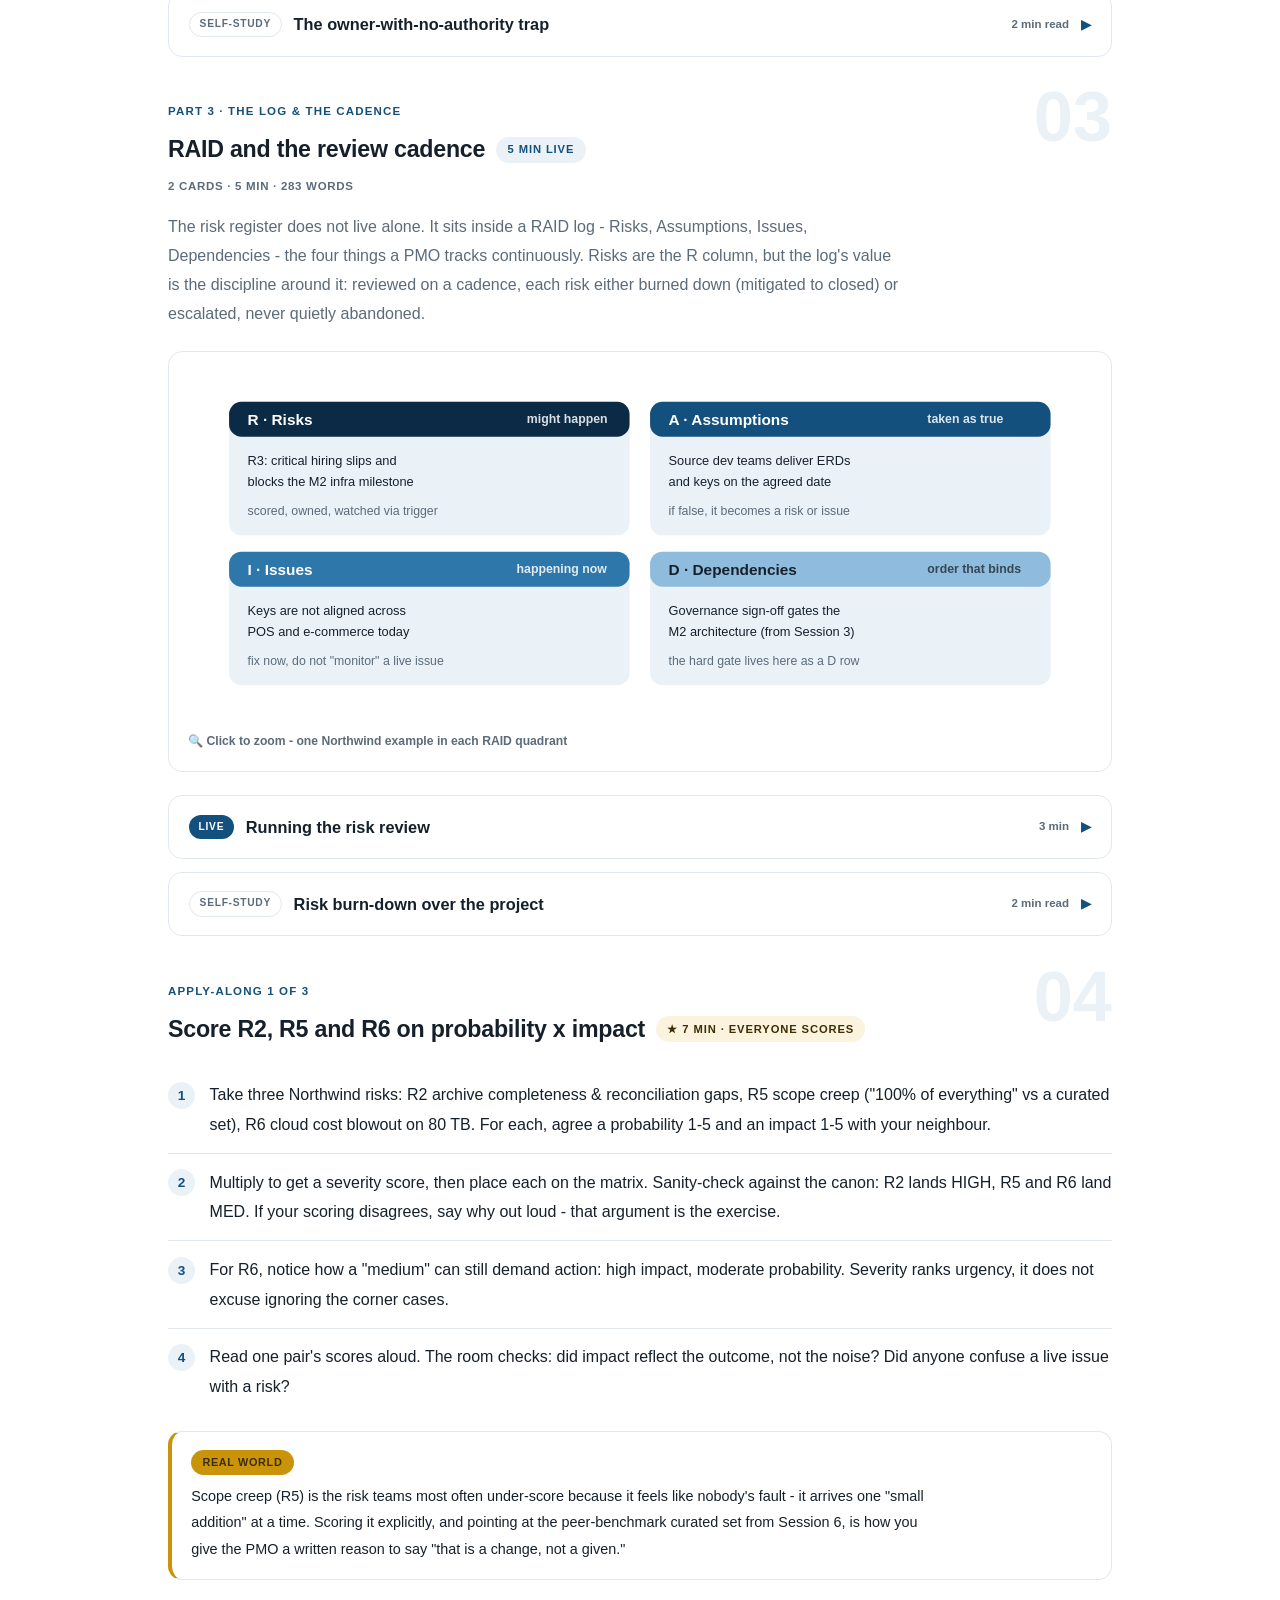
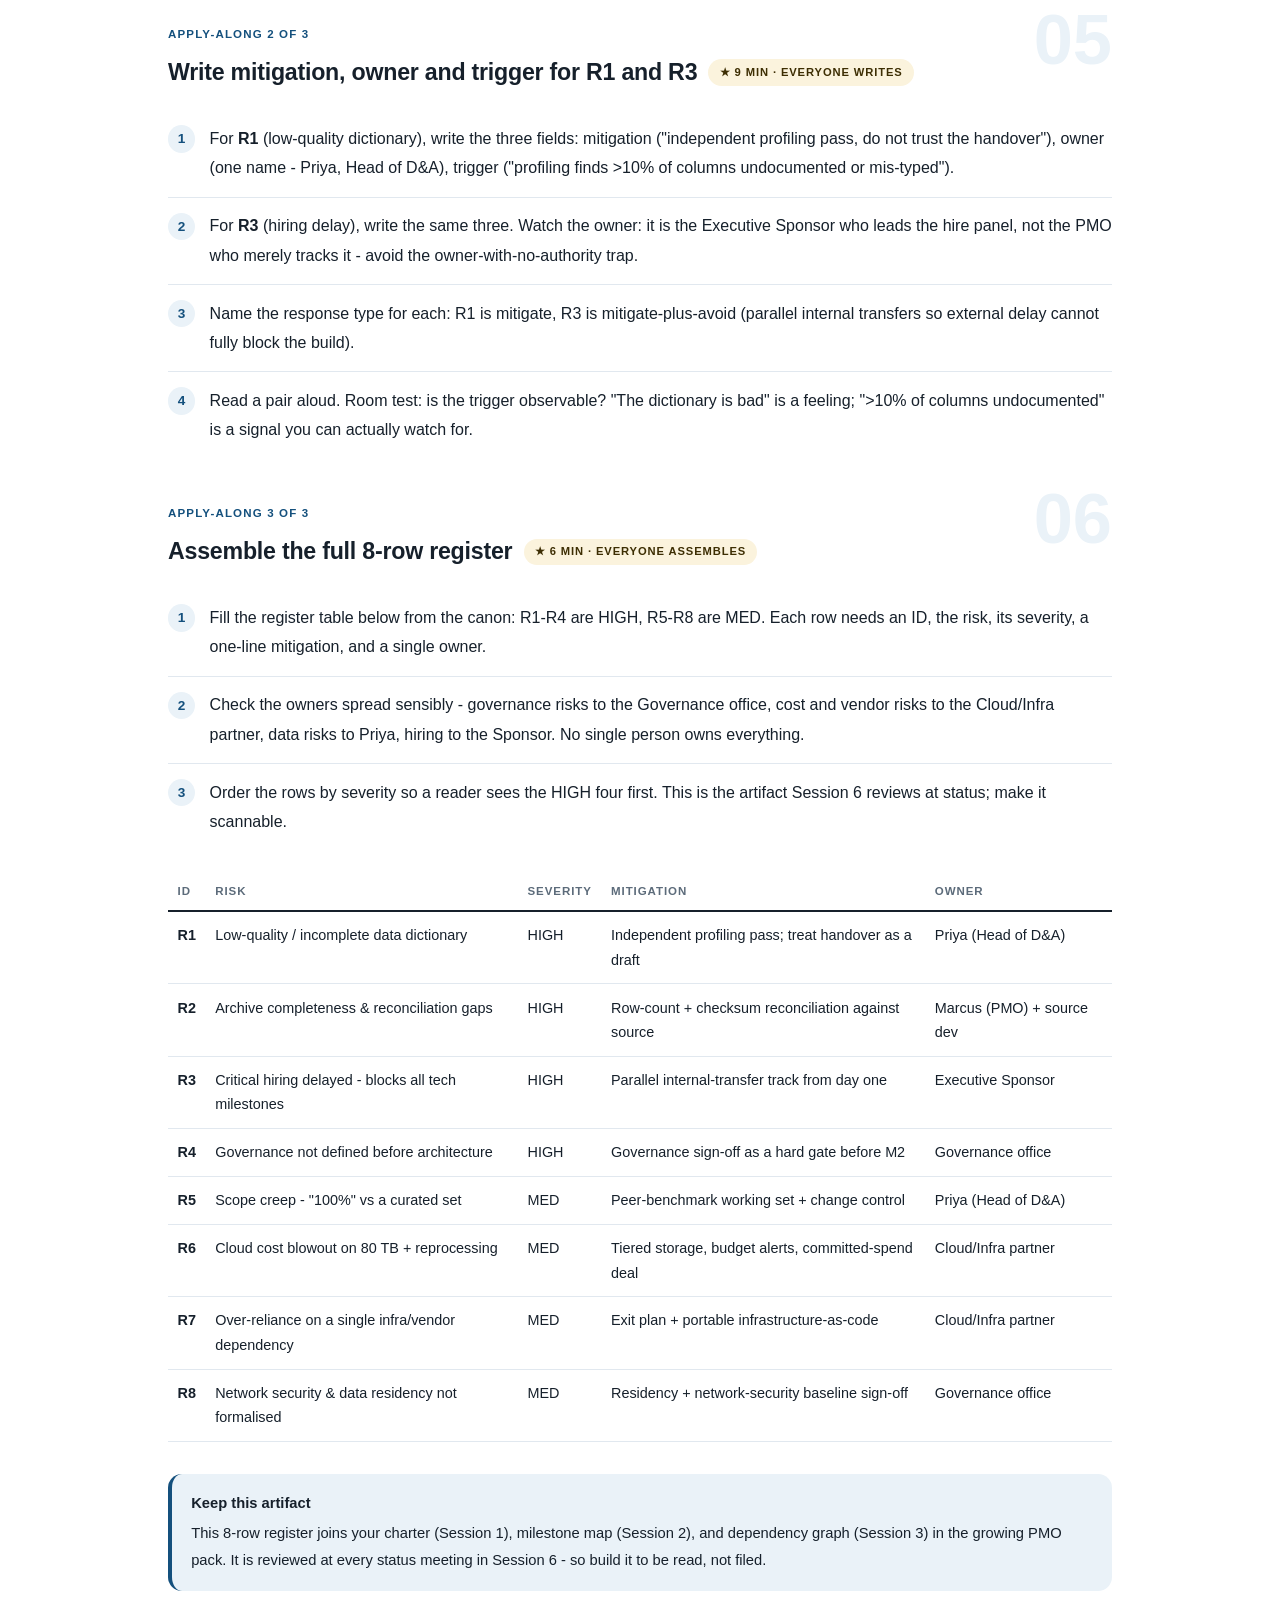
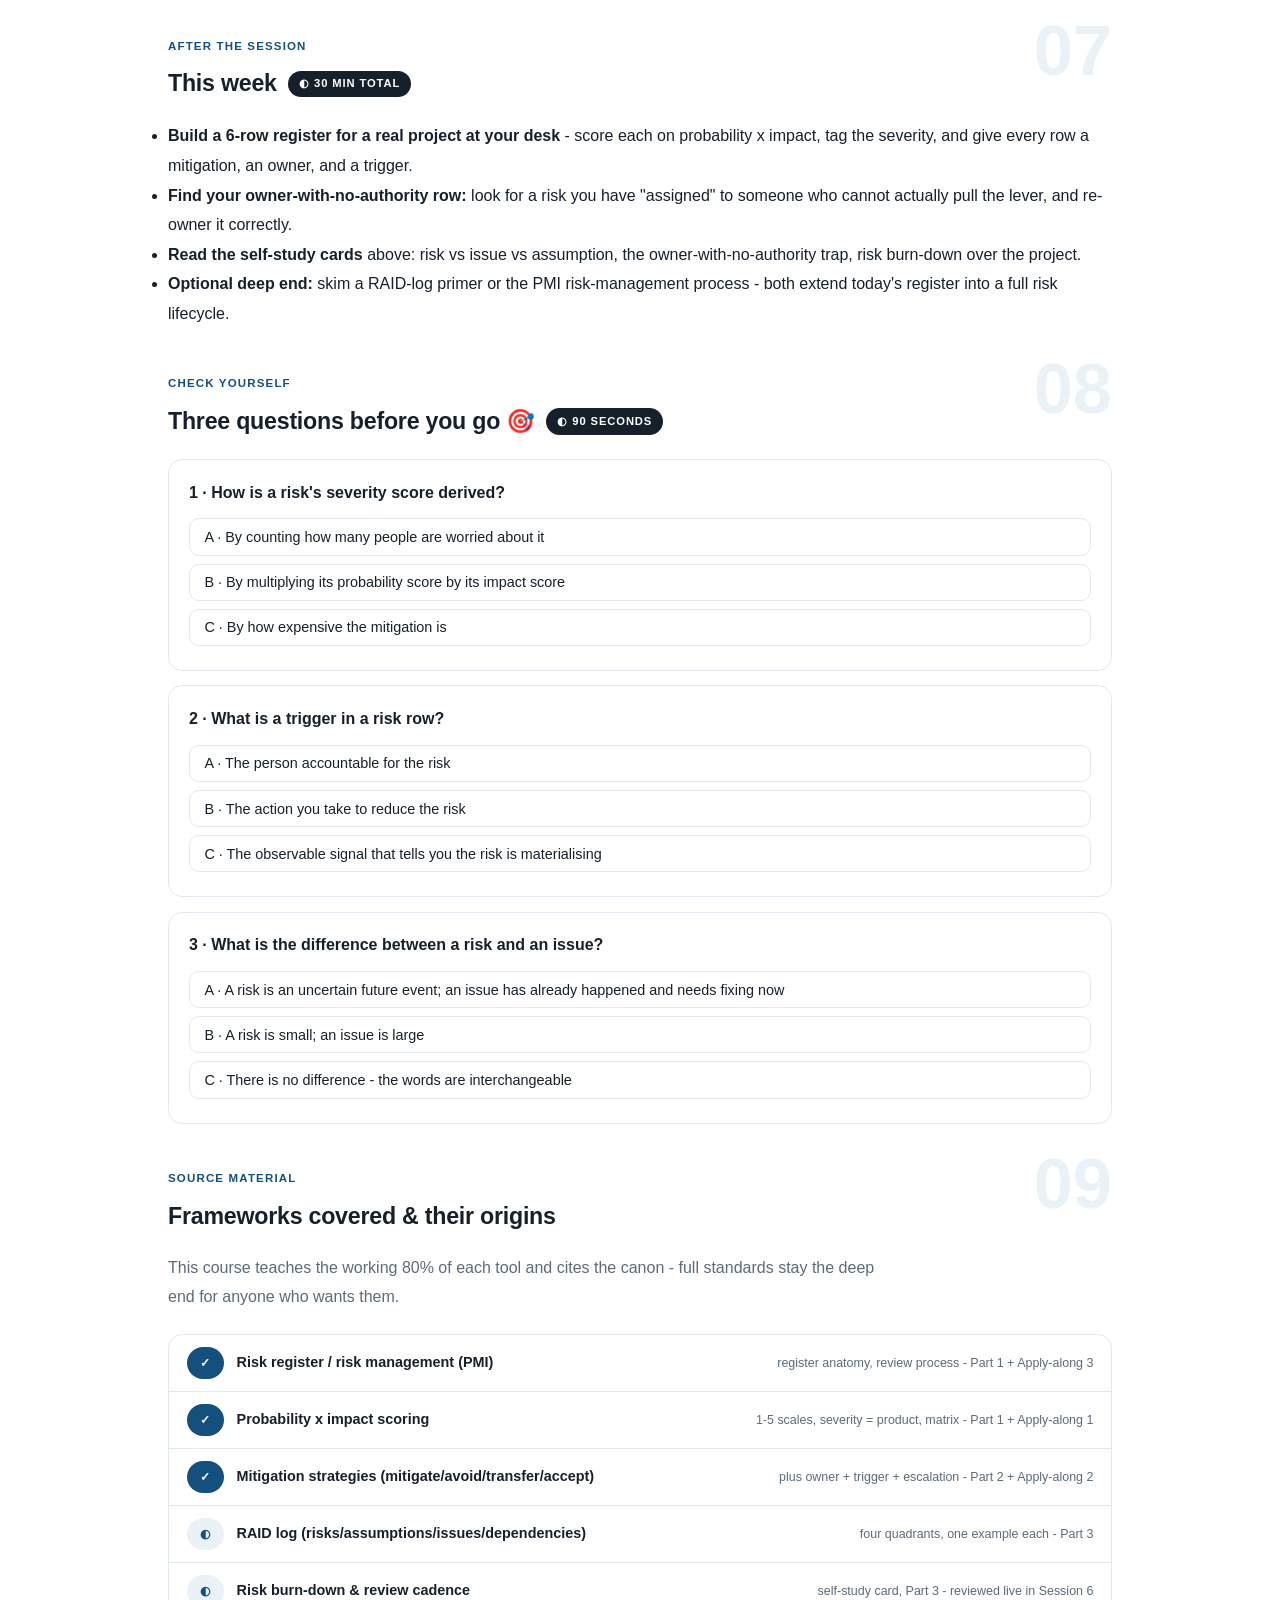
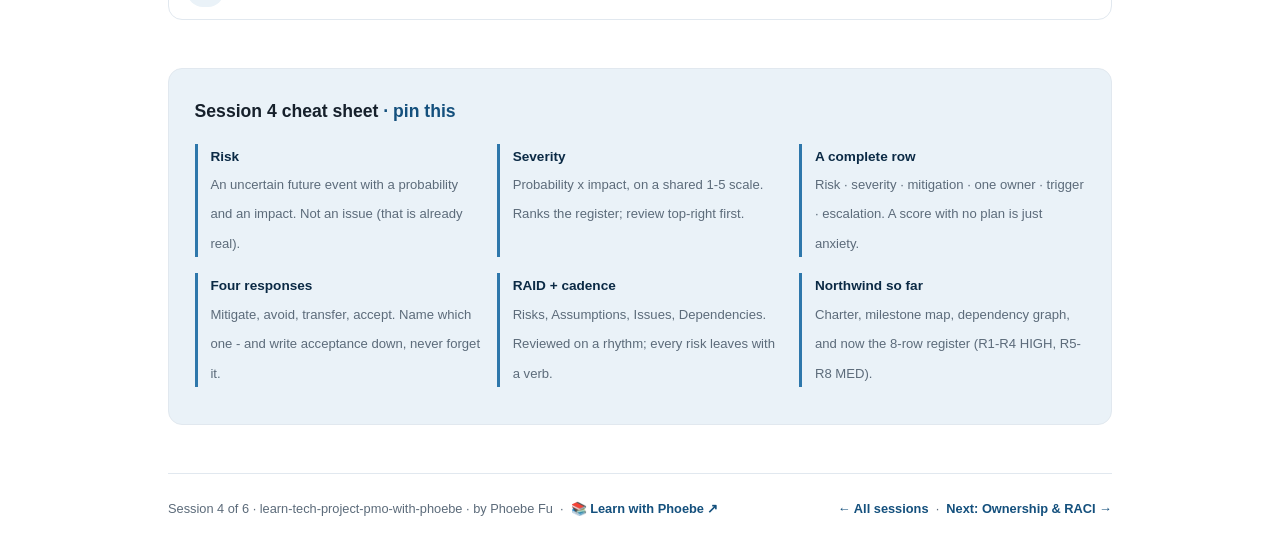
<file: courses/04-the-risk-register.html>
<!DOCTYPE html>
<html lang="en">
<head>
<meta charset="UTF-8">
<meta name="viewport" content="width=device-width, initial-scale=1.0">
<!-- social:start -->
<meta name="description" content="A dependency tells you the order things must happen. A risk tells you where that order could break: the hire that arrives late, the dictionary that turns out half-empty, the cloud bill that...">
<meta property="og:type" content="article">
<meta property="og:site_name" content="Learn with Phoebe">
<meta property="og:title" content="The risk register: name what could go wrong before it does - learn tech project PMO with phoebe">
<meta property="og:description" content="A dependency tells you the order things must happen. A risk tells you where that order could break: the hire that arrives late, the dictionary that turns out half-empty, the cloud bill that...">
<meta property="og:url" content="https://phoebefu6.github.io/learn-tech-project-pmo-with-phoebe/courses/04-the-risk-register.html">
<meta property="og:image" content="https://phoebefu6.github.io/learn-tech-project-pmo-with-phoebe/assets/og-cover.png">
<meta property="og:image:width" content="1200">
<meta property="og:image:height" content="630">
<meta name="twitter:card" content="summary_large_image">
<meta name="twitter:title" content="The risk register: name what could go wrong before it does - learn tech project PMO with phoebe">
<meta name="twitter:description" content="A dependency tells you the order things must happen. A risk tells you where that order could break: the hire that arrives late, the dictionary that turns out half-empty, the cloud bill that...">
<meta name="twitter:image" content="https://phoebefu6.github.io/learn-tech-project-pmo-with-phoebe/assets/og-cover.png">
<!-- social:end -->
<title>Session 4 · The risk register - learn tech project PMO with phoebe</title>
<link rel="stylesheet" href="../assets/style.css?v=37">
</head>
<body>

<div class="toolbar">
  <div class="wrap">
    <span class="crumb"><a href="../index.html">learn-tech-project-pmo-with-phoebe</a> / Session 4 of 6</span>
    <button class="btn" id="toggle-all" type="button">Expand all</button>
    <button class="btn primary" id="zoom-toggle" type="button">Projector zoom: off</button>
  </div>
</div>

<header class="masthead">
  <div class="wrap">
    <div class="eyebrow">Learn Tech Project PMO with Phoebe · Session 4 of 6</div>
    <h1>The risk register: <span class="accent">name what could go wrong before it does</span></h1>
    <p class="sub">Session 3's dependency graph showed what blocks what. Risks are what could go wrong on those blocks. Today you turn worry into a register: score each risk on probability and impact, give every one a mitigation, an owner, and a trigger, then park it in a RAID log you review on a cadence. By the end you will have Northwind's full 8-row register, R1 to R8, drafted the way senior data leads actually run it.</p>
    <div class="chip-row">
      <span class="chip level">🟡 Core</span>
      <span class="chip audience">Data &amp; tech leads, PMOs</span>
      <span class="chip audience">Builds on Session 3</span>
      <span class="chip time">45 min</span>
    </div>
    <div class="agenda">
      <span class="a1" style="flex:1">0-3 · Welcome</span>
      <span class="a2" style="flex:3">3-18 · Concepts</span>
      <span class="a3" style="flex:5">18-40 · Apply-along</span>
      <span class="a4" style="flex:1">40-45 · Q&amp;A</span>
    </div>
  </div>
</header>

<main class="wrap">

  <!-- ============ INTRO ============ -->
  <section class="section" id="intro">
    <div class="section-kicker">
      <span class="klabel">Part 0</span>
      <h2>From dependencies to risks</h2>
    </div>
    <p class="lede">A dependency tells you the order things must happen. A risk tells you where that order could break: the hire that arrives late, the dictionary that turns out half-empty, the cloud bill that triples on 80 TB of reprocessing. Every serious build carries a handful of these, and the ones that hurt are always the ones nobody wrote down. The risk register is the artifact that drags them into the light - one row per risk, each scored, mitigated, owned, and watched. Today we build <strong>Northwind's</strong> in full.</p>
    <div class="legend">
      <span class="pill solid">Live - presented in session</span>
      <span class="pill light">Self-study - read after class</span>
      <span class="pill amber">★ Apply-along on Northwind</span>
      <span class="pill inkpill">The case: Northwind, retail data platform</span>
    </div>
    <div class="callout win">
      <strong>★ What you walk out with today</strong>
      Northwind's 8-row risk register (R1-R8), each risk scored on probability x impact, tagged HIGH/MED/LOW, and fitted with a mitigation, a single owner, and a trigger. Plus the RAID habit that keeps it alive: reviewed at every status meeting, burned down or escalated, never left to rot in a slide from month one.
    </div>
  </section>

  <!-- ============ PART 1: SCORING ============ -->
  <section class="section" id="scoring">
    <div class="section-kicker">
      <span class="klabel">Part 1 · anatomy &amp; scoring</span>
      <h2>Risk register anatomy &amp; probability x impact <span class="tag concept">5 min live</span></h2>
    </div>
    <p class="lede">A risk is an uncertain future event with a probability (how likely) and an impact (how much it hurts). Score each on a scale - a 1-to-5 for each works well - and multiply the two for a severity score. That single number turns "I have a bad feeling about the dictionary" into "probability 5, impact 4, severity 20 - top-right corner, act now." The matrix below is where Northwind's risks land.</p>

    <figure class="zoomable">
      <svg viewBox="0 0 880 340" xmlns="http://www.w3.org/2000/svg" role="img" aria-label="Probability by impact matrix: a five by five grid shaded green to red, with Northwind risks R1, R3 and R6 plotted as dots">
        <style>
          .piT { font: 700 12.5px Inter, sans-serif; fill: #16202B; }
          .piX { font: 400 11.5px Inter, sans-serif; fill: #5C6B7A; }
          .piC { font: 700 11px Inter, sans-serif; fill: #16202B; }
          .piD { font: 700 12px Inter, sans-serif; fill: #FFFFFF; }
          .piN { font: 400 12px Inter, sans-serif; fill: #5C6B7A; }
        </style>
        <!-- Row 0 prob5: yellow orange red red red -->
        <rect x="140" y="40" width="88" height="48" fill="#FBBF24"/>
        <rect x="228" y="40" width="88" height="48" fill="#FB923C"/>
        <rect x="316" y="40" width="88" height="48" fill="#F87171"/>
        <rect x="404" y="40" width="88" height="48" fill="#F87171"/>
        <rect x="492" y="40" width="88" height="48" fill="#F87171"/>
        <!-- Row 1 prob4: green yellow orange red red -->
        <rect x="140" y="88" width="88" height="48" fill="#34D399"/>
        <rect x="228" y="88" width="88" height="48" fill="#FBBF24"/>
        <rect x="316" y="88" width="88" height="48" fill="#FB923C"/>
        <rect x="404" y="88" width="88" height="48" fill="#F87171"/>
        <rect x="492" y="88" width="88" height="48" fill="#F87171"/>
        <!-- Row 2 prob3: green yellow yellow orange red -->
        <rect x="140" y="136" width="88" height="48" fill="#34D399"/>
        <rect x="228" y="136" width="88" height="48" fill="#FBBF24"/>
        <rect x="316" y="136" width="88" height="48" fill="#FBBF24"/>
        <rect x="404" y="136" width="88" height="48" fill="#FB923C"/>
        <rect x="492" y="136" width="88" height="48" fill="#F87171"/>
        <!-- Row 3 prob2: green green yellow yellow orange -->
        <rect x="140" y="184" width="88" height="48" fill="#34D399"/>
        <rect x="228" y="184" width="88" height="48" fill="#34D399"/>
        <rect x="316" y="184" width="88" height="48" fill="#FBBF24"/>
        <rect x="404" y="184" width="88" height="48" fill="#FBBF24"/>
        <rect x="492" y="184" width="88" height="48" fill="#FB923C"/>
        <!-- Row 4 prob1: green green green green yellow -->
        <rect x="140" y="232" width="88" height="48" fill="#34D399"/>
        <rect x="228" y="232" width="88" height="48" fill="#34D399"/>
        <rect x="316" y="232" width="88" height="48" fill="#34D399"/>
        <rect x="404" y="232" width="88" height="48" fill="#34D399"/>
        <rect x="492" y="232" width="88" height="48" fill="#FBBF24"/>
        <!-- axis labels -->
        <text class="piT" x="30" y="165" transform="rotate(-90 30 165)">Probability →</text>
        <text class="piX" x="118" y="66" text-anchor="end">high</text>
        <text class="piX" x="118" y="260" text-anchor="end">low</text>
        <text class="piT" x="360" y="305" text-anchor="middle">Impact →</text>
        <text class="piX" x="184" y="298" text-anchor="middle">low</text>
        <text class="piX" x="536" y="298" text-anchor="middle">high</text>
        <!-- dots -->
        <circle cx="448" cy="64" r="16" fill="#0B2A45"/>
        <text class="piD" x="448" y="68" text-anchor="middle">R1</text>
        <circle cx="536" cy="112" r="16" fill="#0B2A45"/>
        <text class="piD" x="536" y="116" text-anchor="middle">R3</text>
        <circle cx="360" cy="160" r="16" fill="#0B2A45"/>
        <text class="piD" x="360" y="164" text-anchor="middle">R6</text>
        <!-- legend right -->
        <rect x="620" y="44" width="16" height="16" rx="3" fill="#34D399"/><text class="piC" x="644" y="57">Low</text>
        <rect x="620" y="70" width="16" height="16" rx="3" fill="#FBBF24"/><text class="piC" x="644" y="83">Watch</text>
        <rect x="620" y="96" width="16" height="16" rx="3" fill="#FB923C"/><text class="piC" x="644" y="109">Serious</text>
        <rect x="620" y="122" width="16" height="16" rx="3" fill="#F87171"/><text class="piC" x="644" y="135">Critical</text>
        <text class="piX" x="620" y="168">R1 dictionary · R3 hiring</text>
        <text class="piX" x="620" y="186">R6 cost - all plotted left</text>
        <rect x="620" y="232" width="14" height="14" rx="3" fill="#FBF3DD"/>
        <text class="piN" x="642" y="243">Severity =</text>
        <text class="piN" x="642" y="261">probability x impact.</text>
        <text class="piN" x="642" y="279">Top-right = act first.</text>
      </svg>
      <figcaption>🔍 Click to zoom - Northwind's R1, R3 and R6 on the probability x impact matrix</figcaption>
    </figure>

    <details class="card" open>
      <summary><span class="mode live">Live</span>Scoring probability and impact<span class="mini">3 min</span><span class="caret">▶</span></summary>
      <div class="body">
        <p>Pick one scale and use it for every risk so the numbers compare. A 1-to-5 on each axis is the common practitioner choice: 1 is "rare / trivial", 5 is "near-certain / severe". Multiply the two for a severity score from 1 to 25, then read the cell colour to decide urgency.</p>
        <ul>
          <li><strong>Probability</strong> - how likely, honestly, given what you know today. A rushed handover dictionary being low quality is near-certain, so R1 scores a 5.</li>
          <li><strong>Impact</strong> - how much it hurts the outcome, not how loud it feels. Hiring slipping blocks every technical milestone, so R3's impact is a 5.</li>
          <li><strong>Severity = probability x impact</strong> - the single number that ranks the register. It tells you the review order, not a promise; a low-probability, catastrophic risk still earns a plan.</li>
        </ul>
        <div class="callout example">
          <span class="ex-pill">Real world</span>
          <p><strong>Score with the room, not alone.</strong> The most useful thirty seconds of a risk workshop is when the source-dev lead says "actually the dictionary is worse than you think" and the impact ticks up. Scores are a conversation starter - the point is a shared, written number everyone argued over, not a spreadsheet you filled in quietly.</p>
        </div>
      </div>
    </details>

    <details class="card">
      <summary><span class="mode self">Self-study</span>Risk vs issue vs assumption<span class="mini">2 min read</span><span class="caret">▶</span></summary>
      <div class="body">
        <p>Three words get muddled and the muddle costs you. A <strong>risk</strong> is uncertain and in the future - it <em>might</em> happen. An <strong>issue</strong> is certain and in the present - it <em>has</em> happened and needs fixing now. An <strong>assumption</strong> is something you are treating as true without proof - if it turns out false, it becomes a risk or an issue.</p>
        <table class="clean">
          <thead><tr><th>Type</th><th>Tense</th><th>Northwind example</th></tr></thead>
          <tbody>
            <tr><td>Risk</td><td>Might happen</td><td>R3: critical hiring could slip and block M2</td></tr>
            <tr><td>Issue</td><td>Has happened</td><td>Keys are not aligned across POS and e-commerce today</td></tr>
            <tr><td>Assumption</td><td>Taken as true</td><td>Source teams will deliver ERDs on the agreed date</td></tr>
          </tbody>
        </table>
        <p>Keeping them in separate columns of the RAID log stops the classic mistake: managing a live issue as if it were a maybe.</p>
      </div>
    </details>
  </section>

  <!-- ============ PART 2: MITIGATION / OWNER / TRIGGER ============ -->
  <section class="section" id="mitigation">
    <div class="section-kicker">
      <span class="klabel">Part 2 · the row, fully built</span>
      <h2>Every risk needs a mitigation, an owner, a trigger <span class="tag concept">5 min live</span></h2>
    </div>
    <p class="lede">A score without a plan is just anxiety with a number on it. A complete risk row carries five more things after the severity tag: a mitigation that reduces the risk, a single owner who is accountable, a trigger that tells you it is materialising, and an escalation path for when it does. Here is R1, Northwind's highest risk, opened up into its full anatomy.</p>

    <figure class="zoomable">
      <svg viewBox="0 0 880 320" xmlns="http://www.w3.org/2000/svg" role="img" aria-label="Risk R1 expanded into stacked rows: risk, severity, mitigation, owner, trigger and escalation">
        <style>
          .raT { font: 700 13px Inter, sans-serif; fill: #FFFFFF; }
          .raS { font: 400 12px Inter, sans-serif; fill: #FFFFFF; opacity: .92; }
          .raK { font: 700 12px Inter, sans-serif; fill: #FFFFFF; }
          .raX { font: 400 12.5px Inter, sans-serif; fill: #5C6B7A; }
        </style>
        <rect x="40" y="24" width="800" height="40" rx="10" fill="#0B2A45"/>
        <text class="raK" x="58" y="43">RISK</text>
        <text class="raS" x="200" y="49">R1 · low-quality / incomplete data dictionary</text>
        <rect x="40" y="72" width="800" height="40" rx="10" fill="#C9930A"/>
        <text class="raK" x="58" y="91">SEVERITY</text>
        <text class="raS" x="200" y="97">HIGH · probability 5 x impact 4 = 20, critical cell</text>
        <rect x="40" y="120" width="800" height="40" rx="10" fill="#14507D"/>
        <text class="raK" x="58" y="139">MITIGATION</text>
        <text class="raS" x="200" y="145">run an independent profiling pass, do not trust the handover</text>
        <rect x="40" y="168" width="800" height="40" rx="10" fill="#2E77AB"/>
        <text class="raK" x="58" y="187">OWNER</text>
        <text class="raS" x="200" y="193">Priya, Head of Data &amp; Analytics - one name, not a team</text>
        <rect x="40" y="216" width="800" height="40" rx="10" fill="#2E77AB"/>
        <text class="raK" x="58" y="235">TRIGGER</text>
        <text class="raS" x="200" y="241">profiling finds &gt;10% of columns undocumented or mis-typed</text>
        <rect x="40" y="264" width="800" height="40" rx="10" fill="#8FBCDD"/>
        <text class="raK" x="58" y="283" style="fill:#16202B">ESCALATION</text>
        <text class="raS" x="200" y="289" style="fill:#16202B">to the Executive Sponsor, then the CEO if the timeline is at risk</text>
      </svg>
      <figcaption>🔍 Click to zoom - one risk, six fields: R1 fully built out</figcaption>
    </figure>

    <details class="card">
      <summary><span class="mode live">Live</span>Mitigate, avoid, transfer, accept<span class="mini">3 min</span><span class="caret">▶</span></summary>
      <div class="body">
        <p>You have four honest responses to any risk. Naming which one you are choosing keeps the register from being a wish list of "we'll be careful."</p>
        <ul>
          <li><strong>Mitigate</strong> - reduce probability or impact. Most rows land here: R1's independent profiling pass makes the bad-dictionary outcome smaller and earlier.</li>
          <li><strong>Avoid</strong> - change the plan so the risk cannot occur. Deferring real-time streaming out of scope avoids a whole class of pipeline risk.</li>
          <li><strong>Transfer</strong> - move the risk to someone better placed to carry it, via a contract or SLA. R6 cost overrun can be partly transferred with a committed-spend agreement.</li>
          <li><strong>Accept</strong> - decide the risk is small enough to live with, and say so on the page. Acceptance is a valid choice only when it is written down and owned, not when it is forgotten.</li>
        </ul>
        <div class="callout tip">
          <strong>One owner, always</strong>
          A risk owned by "the team" is owned by nobody. Put one name in the owner field - the person who watches the trigger and pulls the mitigation. They do not have to do the work; they have to make sure it happens.
        </div>
      </div>
    </details>

    <details class="card">
      <summary><span class="mode self">Self-study</span>The owner-with-no-authority trap<span class="mini">2 min read</span><span class="caret">▶</span></summary>
      <div class="body">
        <p>The most common failure in a risk register is naming an owner who cannot actually act. You assign R3 (hiring delay) to the PMO, but the PMO cannot approve senior salaries or unblock a hiring freeze - only the sponsor can. So the trigger fires, the "owner" raises a hand, and nothing moves.</p>
        <ul>
          <li><strong>Match owner to authority:</strong> the owner must be able to pull the mitigation lever, not just report that it is stuck.</li>
          <li><strong>Escalation is not ownership:</strong> if the real lever sits two levels up, the escalation path names that level explicitly - it does not pretend the reporter owns the outcome.</li>
          <li><strong>Northwind's R3</strong> is therefore owned by the Executive Sponsor (who leads the senior-hire panel), not by Marcus in the PMO, who tracks it.</li>
        </ul>
      </div>
    </details>
  </section>

  <!-- ============ PART 3: RAID + CADENCE ============ -->
  <section class="section" id="raid">
    <div class="section-kicker">
      <span class="klabel">Part 3 · the log &amp; the cadence</span>
      <h2>RAID and the review cadence <span class="tag concept">5 min live</span></h2>
    </div>
    <p class="lede">The risk register does not live alone. It sits inside a RAID log - Risks, Assumptions, Issues, Dependencies - the four things a PMO tracks continuously. Risks are the R column, but the log's value is the discipline around it: reviewed on a cadence, each risk either burned down (mitigated to closed) or escalated, never quietly abandoned.</p>

    <figure class="zoomable">
      <svg viewBox="0 0 880 340" xmlns="http://www.w3.org/2000/svg" role="img" aria-label="RAID log as four quadrants: risks, assumptions, issues and dependencies, each with a Northwind example">
        <style>
          .rdH { font: 700 15px Inter, sans-serif; fill: #FFFFFF; }
          .rdL { font: 700 12px Inter, sans-serif; fill: #FFFFFF; opacity: .85; }
          .rdB { font: 400 12.5px Inter, sans-serif; fill: #16202B; }
          .rdN { font: 400 12px Inter, sans-serif; fill: #5C6B7A; }
        </style>
        <!-- R -->
        <rect x="40" y="30" width="390" height="130" rx="12" fill="#EAF2F8"/>
        <rect x="40" y="30" width="390" height="34" rx="12" fill="#0B2A45"/>
        <text class="rdH" x="58" y="53">R · Risks</text>
        <text class="rdL" x="330" y="51">might happen</text>
        <text class="rdB" x="58" y="92">R3: critical hiring slips and</text>
        <text class="rdB" x="58" y="112">blocks the M2 infra milestone</text>
        <text class="rdN" x="58" y="140">scored, owned, watched via trigger</text>
        <!-- A -->
        <rect x="450" y="30" width="390" height="130" rx="12" fill="#EAF2F8"/>
        <rect x="450" y="30" width="390" height="34" rx="12" fill="#14507D"/>
        <text class="rdH" x="468" y="53">A · Assumptions</text>
        <text class="rdL" x="720" y="51">taken as true</text>
        <text class="rdB" x="468" y="92">Source dev teams deliver ERDs</text>
        <text class="rdB" x="468" y="112">and keys on the agreed date</text>
        <text class="rdN" x="468" y="140">if false, it becomes a risk or issue</text>
        <!-- I -->
        <rect x="40" y="176" width="390" height="130" rx="12" fill="#EAF2F8"/>
        <rect x="40" y="176" width="390" height="34" rx="12" fill="#2E77AB"/>
        <text class="rdH" x="58" y="199">I · Issues</text>
        <text class="rdL" x="320" y="197">happening now</text>
        <text class="rdB" x="58" y="238">Keys are not aligned across</text>
        <text class="rdB" x="58" y="258">POS and e-commerce today</text>
        <text class="rdN" x="58" y="286">fix now, do not "monitor" a live issue</text>
        <!-- D -->
        <rect x="450" y="176" width="390" height="130" rx="12" fill="#EAF2F8"/>
        <rect x="450" y="176" width="390" height="34" rx="12" fill="#8FBCDD"/>
        <text class="rdH" x="468" y="199" style="fill:#16202B">D · Dependencies</text>
        <text class="rdL" x="720" y="197" style="fill:#16202B;opacity:.75">order that binds</text>
        <text class="rdB" x="468" y="238">Governance sign-off gates the</text>
        <text class="rdB" x="468" y="258">M2 architecture (from Session 3)</text>
        <text class="rdN" x="468" y="286">the hard gate lives here as a D row</text>
      </svg>
      <figcaption>🔍 Click to zoom - one Northwind example in each RAID quadrant</figcaption>
    </figure>

    <details class="card">
      <summary><span class="mode live">Live</span>Running the risk review<span class="mini">3 min</span><span class="caret">▶</span></summary>
      <div class="body">
        <p>A register is only as good as its review rhythm. On a data platform build, the risk review rides on the regular status cadence - weekly or fortnightly - and takes ten minutes if the log is kept honest between meetings.</p>
        <ul>
          <li><strong>Sort by severity</strong> and walk the top rows first. The HIGH risks (R1-R4) get airtime every meeting; the MEDs get a glance.</li>
          <li><strong>For each, ask three things:</strong> has the score changed? has the trigger fired? is the mitigation on track? Update the number, not just the notes.</li>
          <li><strong>Close, hold, or escalate</strong> - every reviewed risk leaves the meeting with a verb. A risk that is neither improving nor escalating is a risk nobody actually owns.</li>
        </ul>
        <div class="callout tip">
          <strong>This register comes back in Session 6</strong>
          The 8-row register you build today is reviewed at every status meeting when we cover status cadence and RAG reporting. Build it so a chairman can scan it in ninety seconds: ID, risk, severity, mitigation, owner.
        </div>
      </div>
    </details>

    <details class="card">
      <summary><span class="mode self">Self-study</span>Risk burn-down over the project<span class="mini">2 min read</span><span class="caret">▶</span></summary>
      <div class="body">
        <p>A healthy project's total risk should trend down over time as mitigations land and uncertainty resolves. Plotting the sum of severity scores meeting by meeting gives you a burn-down line - a single chart that tells a board whether the build is getting safer or scarier.</p>
        <ul>
          <li><strong>Early spike is normal:</strong> as you learn the estate, you find risks you did not know to name. The line often rises before it falls.</li>
          <li><strong>The shape is the signal:</strong> a line that will not come down by mid-project means mitigations are not working - or the real risks are still hidden.</li>
          <li><strong>New risks are healthy:</strong> a register that never adds a row is not de-risked, it is stale. Northwind's should gain and retire rows as milestones pass.</li>
        </ul>
      </div>
    </details>
  </section>

  <!-- ============ DEMO 1 ============ -->
  <section class="section" id="demo-1">
    <div class="section-kicker">
      <span class="klabel">Apply-along 1 of 3</span>
      <h2>Score R2, R5 and R6 on probability x impact <span class="tag demo">★ 7 min · everyone scores</span></h2>
    </div>
    <div class="steps">
      <div class="step"><p>Take three Northwind risks: R2 archive completeness &amp; reconciliation gaps, R5 scope creep ("100% of everything" vs a curated set), R6 cloud cost blowout on 80 TB. For each, agree a probability 1-5 and an impact 1-5 with your neighbour.</p></div>
      <div class="step"><p>Multiply to get a severity score, then place each on the matrix. Sanity-check against the canon: R2 lands HIGH, R5 and R6 land MED. If your scoring disagrees, say why out loud - that argument is the exercise.</p></div>
      <div class="step"><p>For R6, notice how a "medium" can still demand action: high impact, moderate probability. Severity ranks urgency, it does not excuse ignoring the corner cases.</p></div>
      <div class="step"><p>Read one pair's scores aloud. The room checks: did impact reflect the outcome, not the noise? Did anyone confuse a live issue with a risk?</p></div>
    </div>
    <div class="callout example">
      <span class="ex-pill">Real world</span>
      <p>Scope creep (R5) is the risk teams most often under-score because it feels like nobody's fault - it arrives one "small addition" at a time. Scoring it explicitly, and pointing at the peer-benchmark curated set from Session 6, is how you give the PMO a written reason to say "that is a change, not a given."</p>
    </div>
  </section>

  <!-- ============ DEMO 2 ============ -->
  <section class="section" id="demo-2">
    <div class="section-kicker">
      <span class="klabel">Apply-along 2 of 3</span>
      <h2>Write mitigation, owner and trigger for R1 and R3 <span class="tag demo">★ 9 min · everyone writes</span></h2>
    </div>
    <div class="steps">
      <div class="step"><p>For <strong>R1</strong> (low-quality dictionary), write the three fields: mitigation ("independent profiling pass, do not trust the handover"), owner (one name - Priya, Head of D&amp;A), trigger ("profiling finds &gt;10% of columns undocumented or mis-typed").</p></div>
      <div class="step"><p>For <strong>R3</strong> (hiring delay), write the same three. Watch the owner: it is the Executive Sponsor who leads the hire panel, not the PMO who merely tracks it - avoid the owner-with-no-authority trap.</p></div>
      <div class="step"><p>Name the response type for each: R1 is mitigate, R3 is mitigate-plus-avoid (parallel internal transfers so external delay cannot fully block the build).</p></div>
      <div class="step"><p>Read a pair aloud. Room test: is the trigger observable? "The dictionary is bad" is a feeling; ">10% of columns undocumented" is a signal you can actually watch for.</p></div>
    </div>
  </section>

  <!-- ============ DEMO 3 ============ -->
  <section class="section" id="demo-3">
    <div class="section-kicker">
      <span class="klabel">Apply-along 3 of 3</span>
      <h2>Assemble the full 8-row register <span class="tag demo">★ 6 min · everyone assembles</span></h2>
    </div>
    <div class="steps">
      <div class="step"><p>Fill the register table below from the canon: R1-R4 are HIGH, R5-R8 are MED. Each row needs an ID, the risk, its severity, a one-line mitigation, and a single owner.</p></div>
      <div class="step"><p>Check the owners spread sensibly - governance risks to the Governance office, cost and vendor risks to the Cloud/Infra partner, data risks to Priya, hiring to the Sponsor. No single person owns everything.</p></div>
      <div class="step"><p>Order the rows by severity so a reader sees the HIGH four first. This is the artifact Session 6 reviews at status; make it scannable.</p></div>
    </div>
    <table class="clean">
      <thead><tr><th>ID</th><th>Risk</th><th>Severity</th><th>Mitigation</th><th>Owner</th></tr></thead>
      <tbody>
        <tr><td>R1</td><td>Low-quality / incomplete data dictionary</td><td>HIGH</td><td>Independent profiling pass; treat handover as a draft</td><td>Priya (Head of D&amp;A)</td></tr>
        <tr><td>R2</td><td>Archive completeness &amp; reconciliation gaps</td><td>HIGH</td><td>Row-count + checksum reconciliation against source</td><td>Marcus (PMO) + source dev</td></tr>
        <tr><td>R3</td><td>Critical hiring delayed - blocks all tech milestones</td><td>HIGH</td><td>Parallel internal-transfer track from day one</td><td>Executive Sponsor</td></tr>
        <tr><td>R4</td><td>Governance not defined before architecture</td><td>HIGH</td><td>Governance sign-off as a hard gate before M2</td><td>Governance office</td></tr>
        <tr><td>R5</td><td>Scope creep - "100%" vs a curated set</td><td>MED</td><td>Peer-benchmark working set + change control</td><td>Priya (Head of D&amp;A)</td></tr>
        <tr><td>R6</td><td>Cloud cost blowout on 80 TB + reprocessing</td><td>MED</td><td>Tiered storage, budget alerts, committed-spend deal</td><td>Cloud/Infra partner</td></tr>
        <tr><td>R7</td><td>Over-reliance on a single infra/vendor dependency</td><td>MED</td><td>Exit plan + portable infrastructure-as-code</td><td>Cloud/Infra partner</td></tr>
        <tr><td>R8</td><td>Network security &amp; data residency not formalised</td><td>MED</td><td>Residency + network-security baseline sign-off</td><td>Governance office</td></tr>
      </tbody>
    </table>
    <div class="callout tip">
      <strong>Keep this artifact</strong>
      This 8-row register joins your charter (Session 1), milestone map (Session 2), and dependency graph (Session 3) in the growing PMO pack. It is reviewed at every status meeting in Session 6 - so build it to be read, not filed.
    </div>
  </section>

  <!-- ============ HOMEWORK ============ -->
  <section class="section" id="exercise">
    <div class="section-kicker">
      <span class="klabel">After the session</span>
      <h2>This week <span class="tag exercise">◐ 30 min total</span></h2>
    </div>
    <ul>
      <li><strong>Build a 6-row register for a real project at your desk</strong> - score each on probability x impact, tag the severity, and give every row a mitigation, an owner, and a trigger.</li>
      <li><strong>Find your owner-with-no-authority row:</strong> look for a risk you have "assigned" to someone who cannot actually pull the lever, and re-owner it correctly.</li>
      <li><strong>Read the self-study cards</strong> above: risk vs issue vs assumption, the owner-with-no-authority trap, risk burn-down over the project.</li>
      <li><strong>Optional deep end:</strong> skim a RAID-log primer or the PMI risk-management process - both extend today's register into a full risk lifecycle.</li>
    </ul>
  </section>

  <!-- ============ QUIZ ============ -->
  <section class="section" id="quiz">
    <div class="section-kicker">
      <span class="klabel">Check yourself</span>
      <h2>Three questions before you go 🎯 <span class="tag exercise">◐ 90 seconds</span></h2>
    </div>
    <div class="quiz-q" data-answer="1">
      <p class="qtext">1 · How is a risk's severity score derived?</p>
      <button class="qopt" type="button">A · By counting how many people are worried about it</button>
      <button class="qopt" type="button">B · By multiplying its probability score by its impact score</button>
      <button class="qopt" type="button">C · By how expensive the mitigation is</button>
      <p class="qwhy">Severity = probability x impact. Both are scored on the same scale (1-5 works well), and the product ranks the register so you review the top-right, most-critical risks first.</p>
    </div>
    <div class="quiz-q" data-answer="2">
      <p class="qtext">2 · What is a trigger in a risk row?</p>
      <button class="qopt" type="button">A · The person accountable for the risk</button>
      <button class="qopt" type="button">B · The action you take to reduce the risk</button>
      <button class="qopt" type="button">C · The observable signal that tells you the risk is materialising</button>
      <p class="qwhy">A trigger is the early-warning signal - like "profiling finds &gt;10% of columns undocumented" for R1. It must be observable, so the owner watches for a fact, not a feeling.</p>
    </div>
    <div class="quiz-q" data-answer="0">
      <p class="qtext">3 · What is the difference between a risk and an issue?</p>
      <button class="qopt" type="button">A · A risk is an uncertain future event; an issue has already happened and needs fixing now</button>
      <button class="qopt" type="button">B · A risk is small; an issue is large</button>
      <button class="qopt" type="button">C · There is no difference - the words are interchangeable</button>
      <p class="qwhy">Risks are managed with probability, mitigation and triggers because they might happen. Issues are already real, so they are fixed now. Managing a live issue as a "maybe" is the classic RAID mistake.</p>
    </div>
    <p class="quiz-score"></p>
  </section>

  <!-- ============ SOURCES ============ -->
  <section class="section" id="official">
    <div class="section-kicker">
      <span class="klabel">Source material</span>
      <h2>Frameworks covered &amp; their origins</h2>
    </div>
    <p class="lede">This course teaches the working 80% of each tool and cites the canon - full standards stay the deep end for anyone who wants them.</p>
    <div class="covered">
      <div class="covered-row"><span class="status pill solid">✓</span><span class="name">Risk register / risk management (PMI)</span><span class="note">register anatomy, review process - Part 1 + Apply-along 3</span></div>
      <div class="covered-row"><span class="status pill solid">✓</span><span class="name">Probability x impact scoring</span><span class="note">1-5 scales, severity = product, matrix - Part 1 + Apply-along 1</span></div>
      <div class="covered-row"><span class="status pill solid">✓</span><span class="name">Mitigation strategies (mitigate/avoid/transfer/accept)</span><span class="note">plus owner + trigger + escalation - Part 2 + Apply-along 2</span></div>
      <div class="covered-row"><span class="status pill light">◐</span><span class="name">RAID log (risks/assumptions/issues/dependencies)</span><span class="note">four quadrants, one example each - Part 3</span></div>
      <div class="covered-row"><span class="status pill light">◐</span><span class="name">Risk burn-down &amp; review cadence</span><span class="note">self-study card, Part 3 - reviewed live in Session 6</span></div>
    </div>
  </section>

  <!-- ============ CHEAT SHEET ============ -->
  <section class="cheat" id="cheatsheet">
    <h3>Session 4 cheat sheet <span>· pin this</span></h3>
    <div class="grid-2">
      <div class="cheat-item"><b>Risk</b><span>An uncertain future event with a probability and an impact. Not an issue (that is already real).</span></div>
      <div class="cheat-item"><b>Severity</b><span>Probability x impact, on a shared 1-5 scale. Ranks the register; review top-right first.</span></div>
      <div class="cheat-item"><b>A complete row</b><span>Risk · severity · mitigation · one owner · trigger · escalation. A score with no plan is just anxiety.</span></div>
      <div class="cheat-item"><b>Four responses</b><span>Mitigate, avoid, transfer, accept. Name which one - and write acceptance down, never forget it.</span></div>
      <div class="cheat-item"><b>RAID + cadence</b><span>Risks, Assumptions, Issues, Dependencies. Reviewed on a rhythm; every risk leaves with a verb.</span></div>
      <div class="cheat-item"><b>Northwind so far</b><span>Charter, milestone map, dependency graph, and now the 8-row register (R1-R4 HIGH, R5-R8 MED).</span></div>
    </div>
  </section>

  <footer class="pagefoot">
    <span>Session 4 of 6 · learn-tech-project-pmo-with-phoebe · by Phoebe Fu &nbsp;·&nbsp; 📚 <a href="https://phoebefu6.github.io/learn-with-phoebe/">Learn with Phoebe ↗</a></span>
    <span><a href="../index.html">← All sessions</a> &nbsp;·&nbsp; <a href="05-ownership-and-raci.html">Next: Ownership &amp; RACI →</a></span>
  </footer>

</main>

<script src="../assets/app.js?v=36"></script>
</body>
</html>
</file>
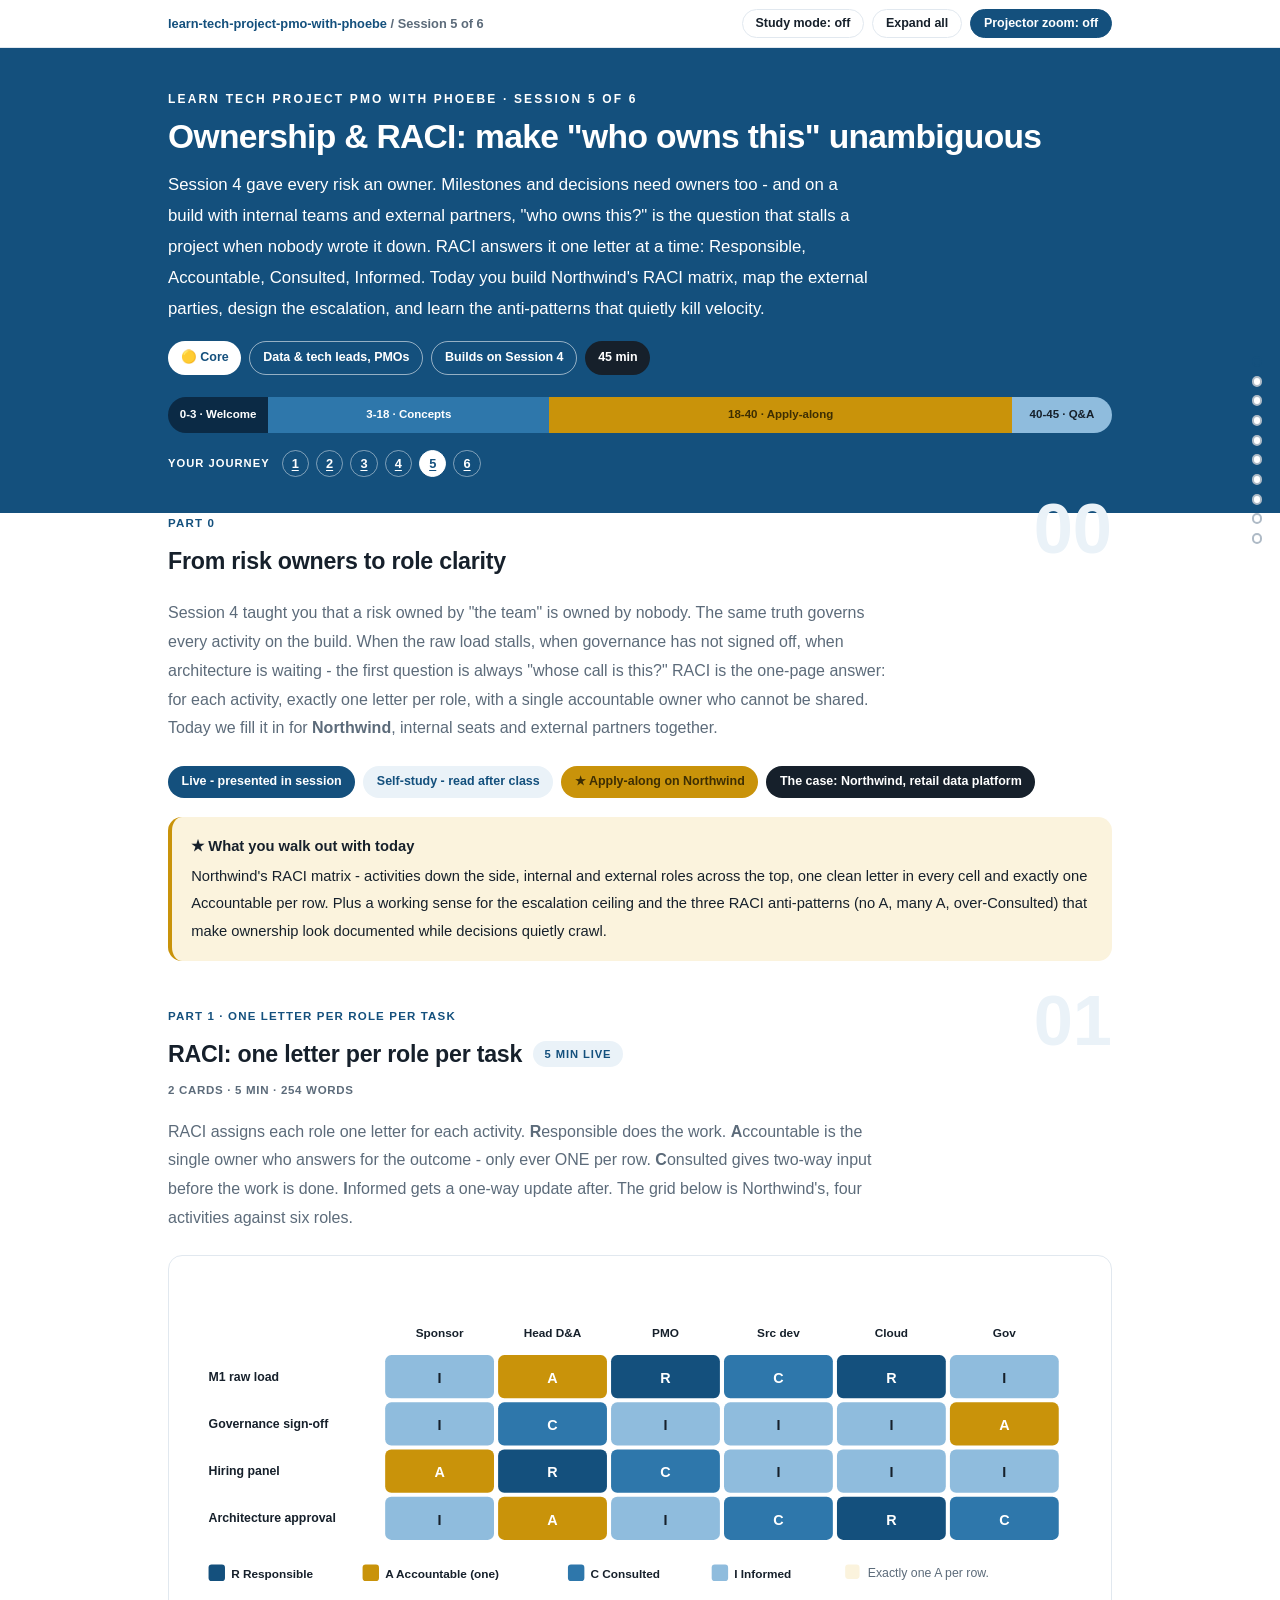
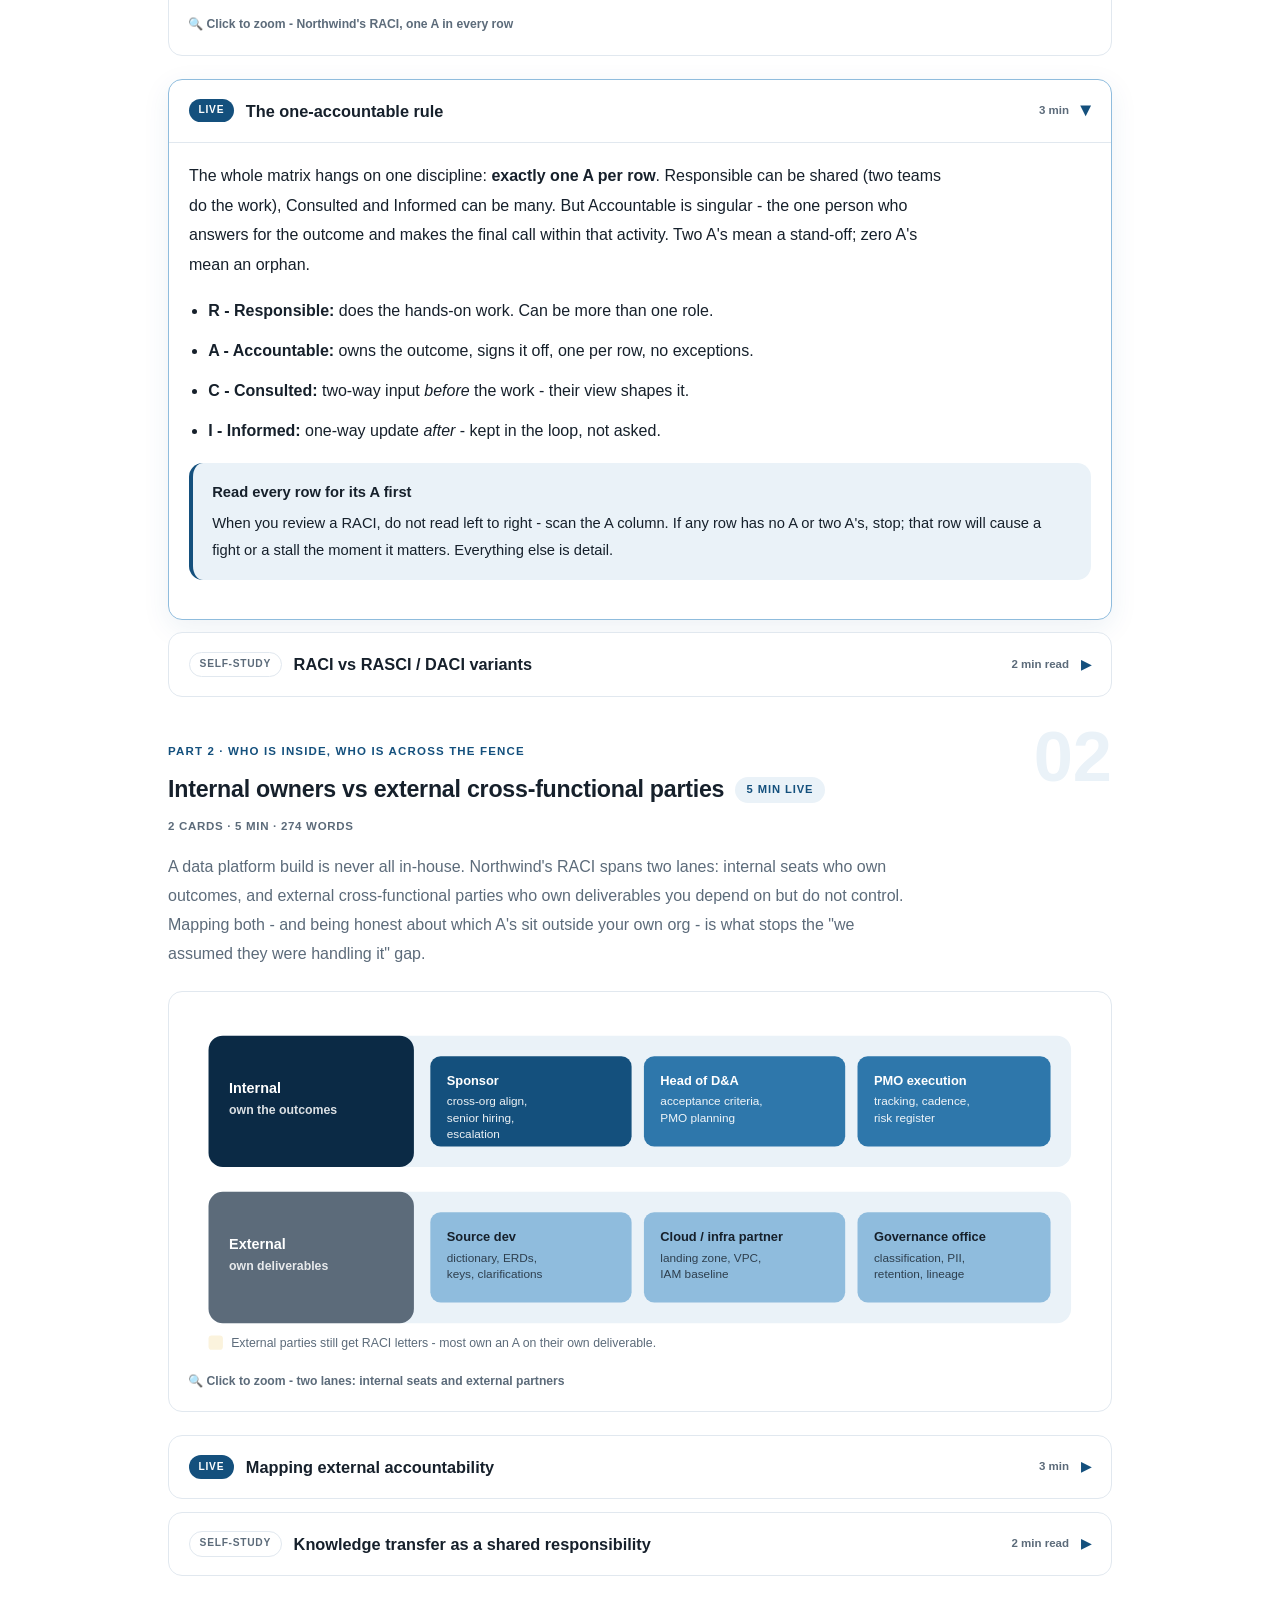
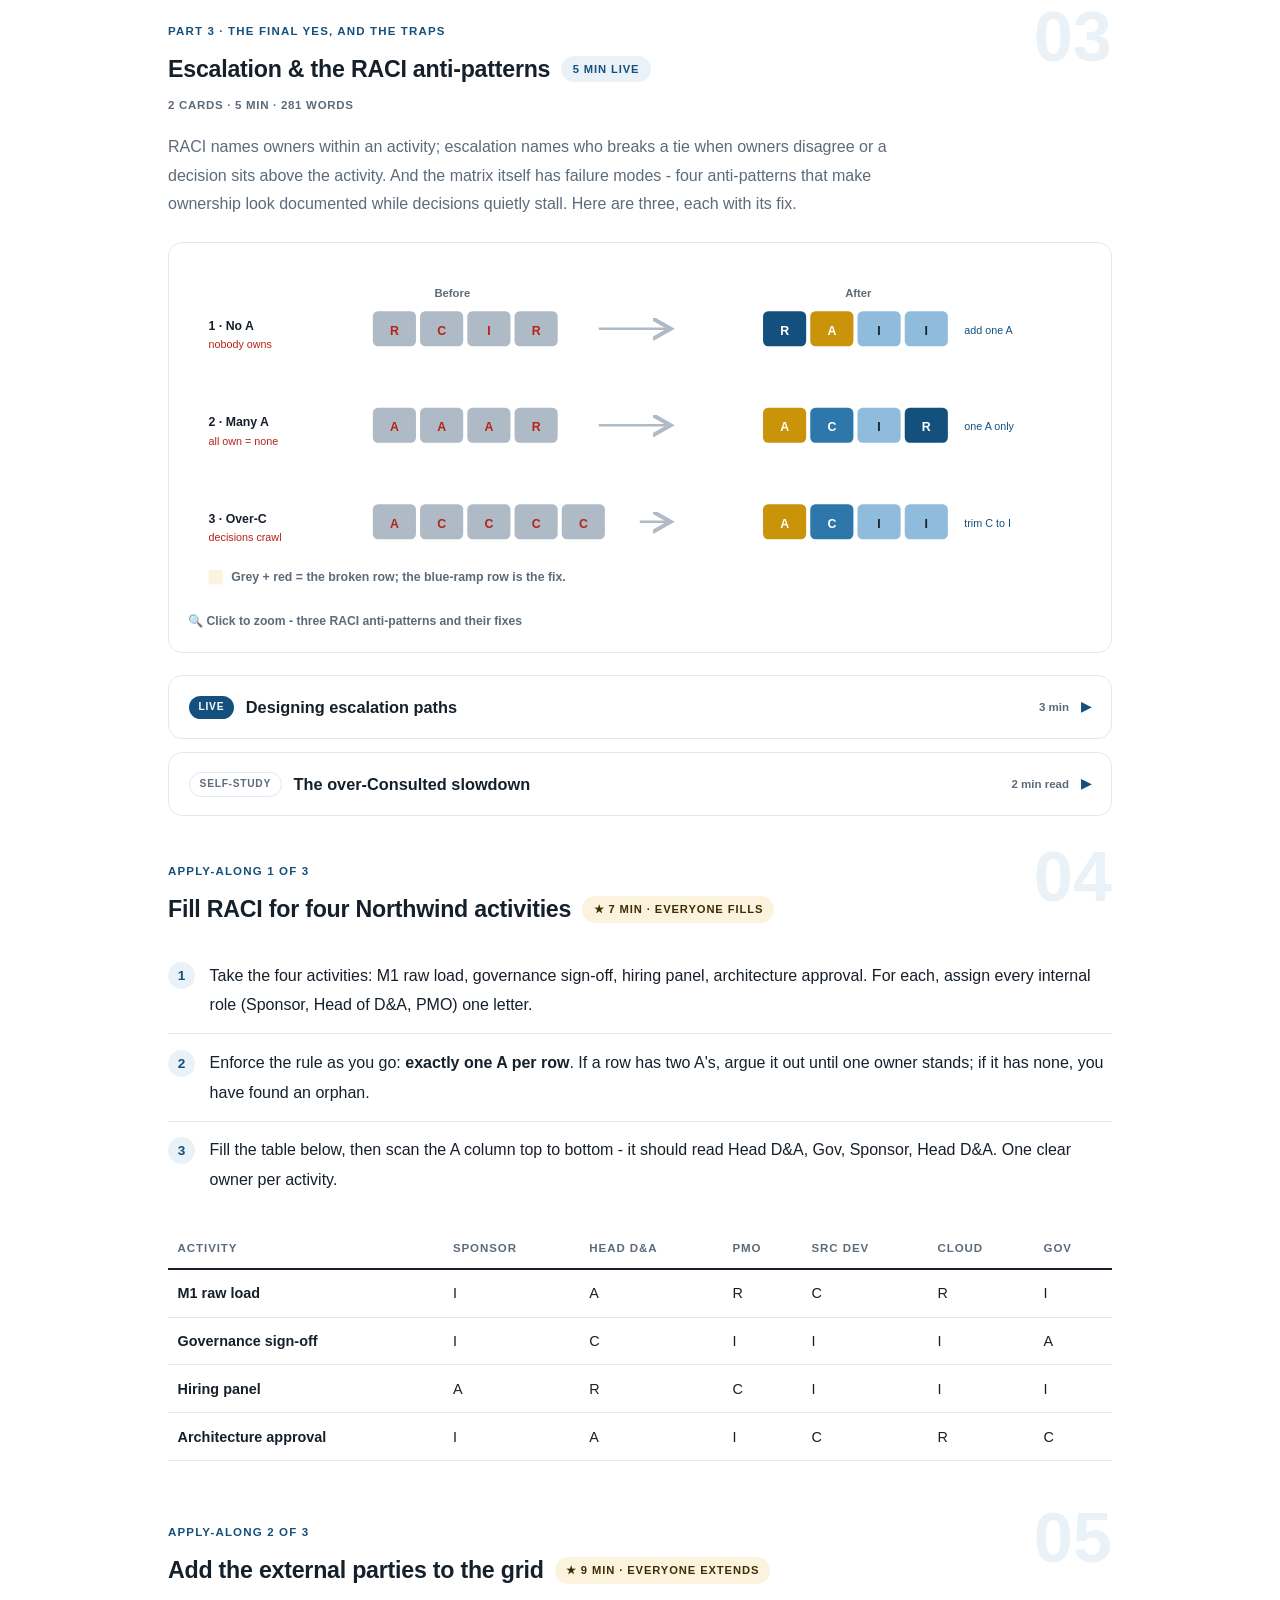
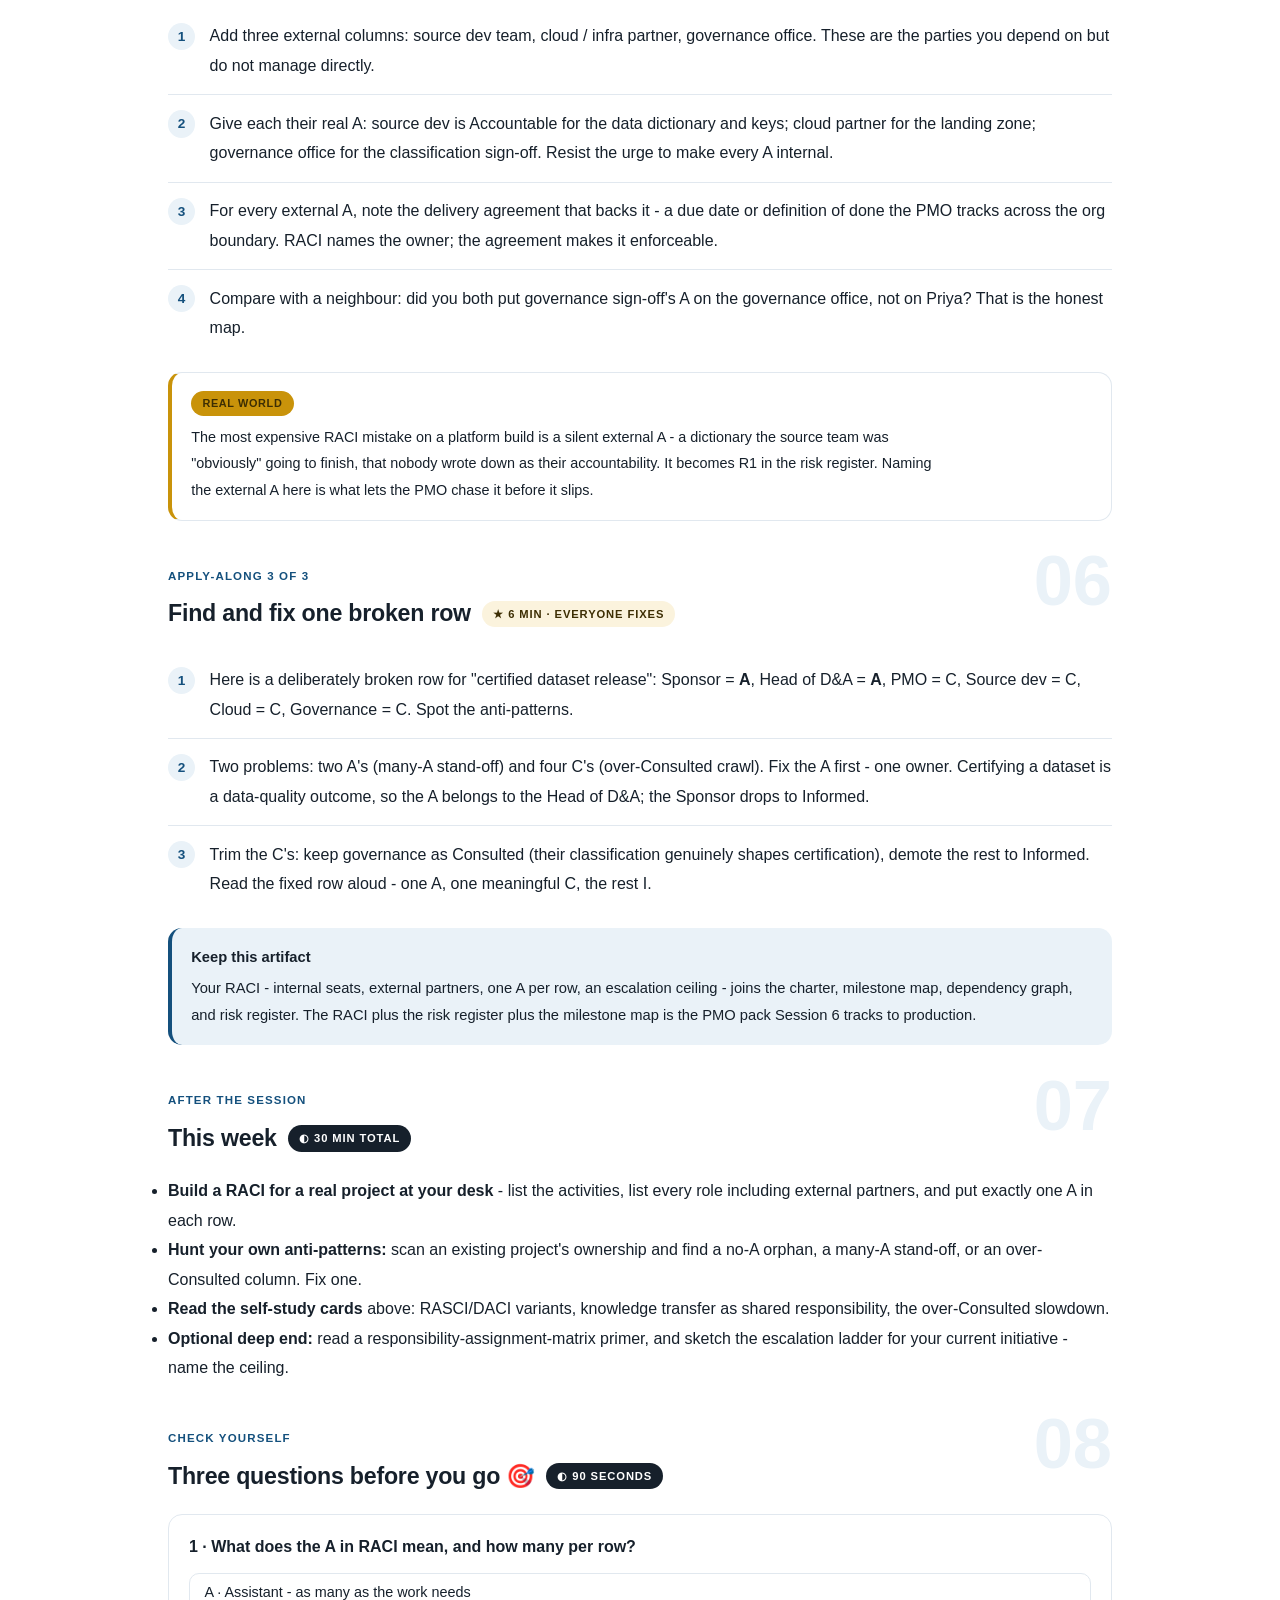
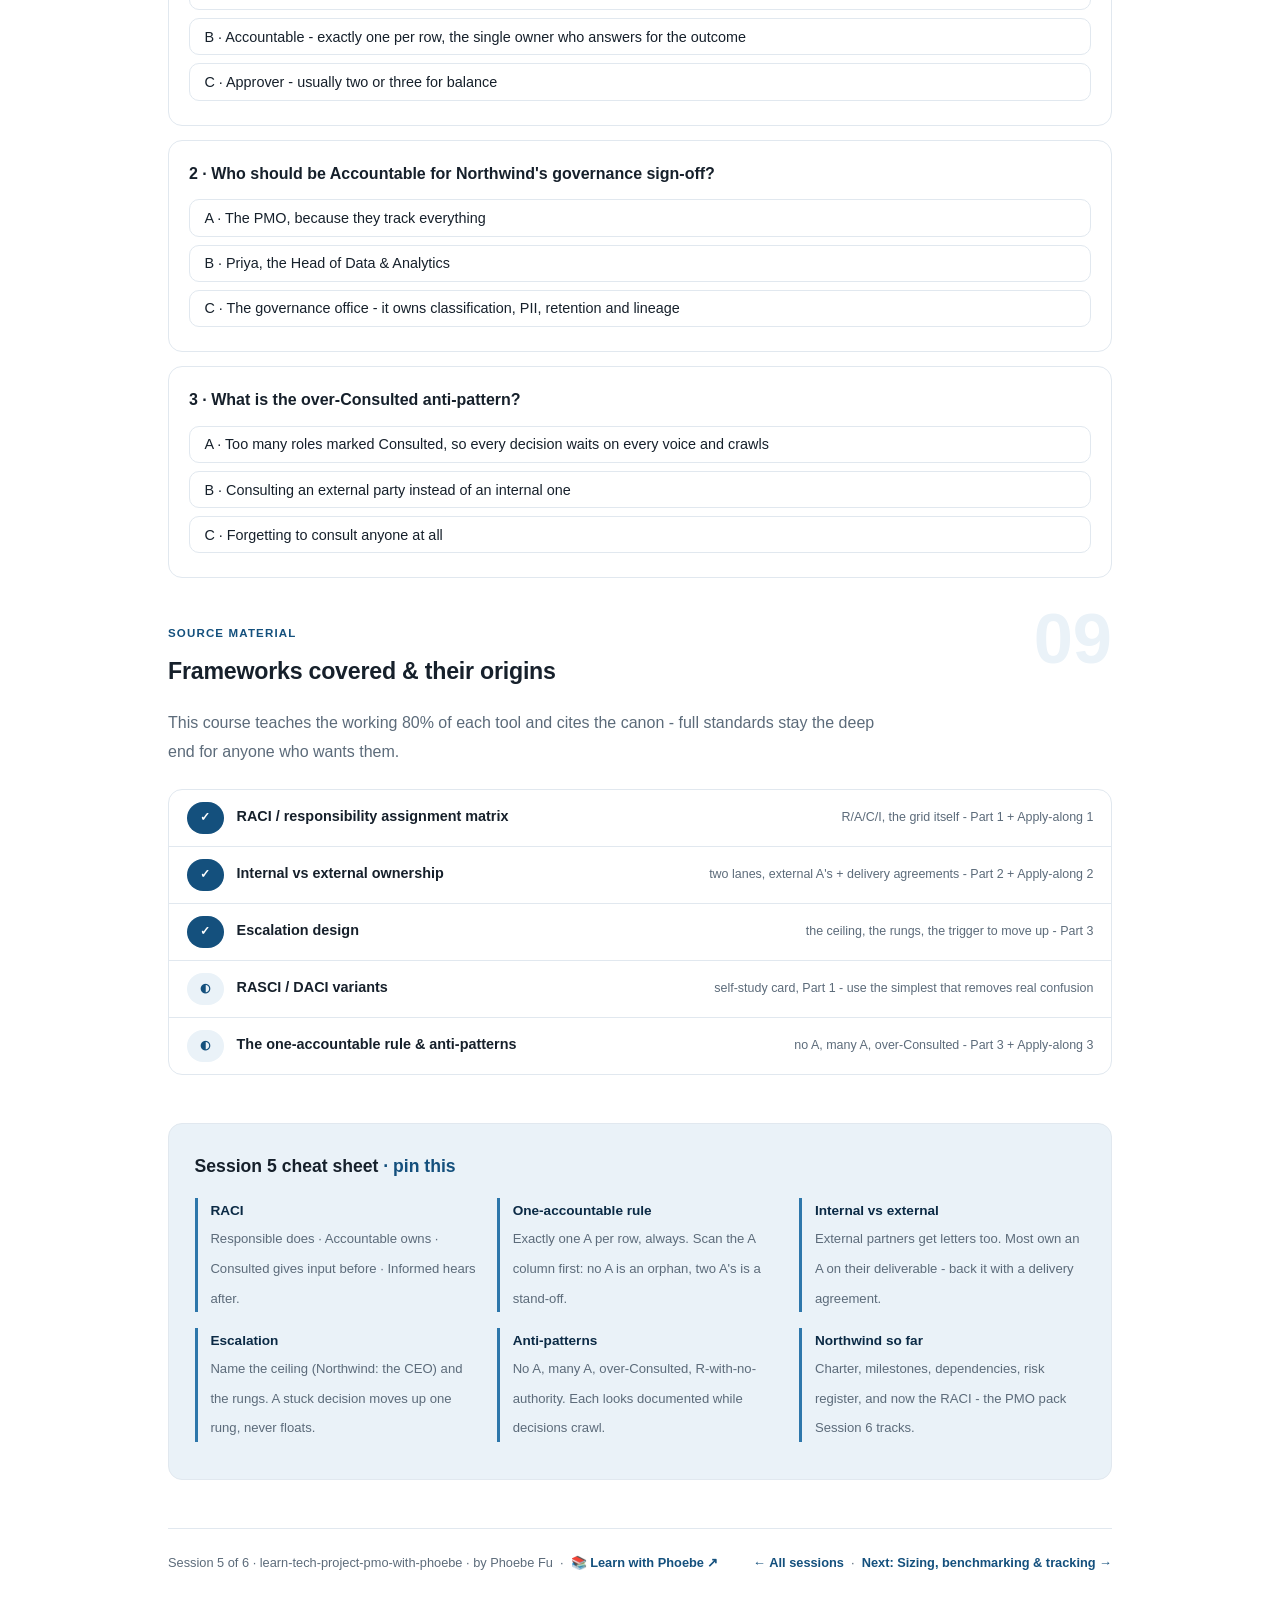
<file: courses/05-ownership-and-raci.html>
<!DOCTYPE html>
<html lang="en">
<head>
<meta charset="UTF-8">
<meta name="viewport" content="width=device-width, initial-scale=1.0">
<!-- social:start -->
<meta name="description" content="Session 4 taught you that a risk owned by &quot;the team&quot; is owned by nobody. The same truth governs every activity on the build. When the raw load stalls, when governance has not signed off...">
<meta property="og:type" content="article">
<meta property="og:site_name" content="Learn with Phoebe">
<meta property="og:title" content="Ownership &amp; RACI: make &quot;who owns this&quot; unambiguous - learn tech project PMO with phoebe">
<meta property="og:description" content="Session 4 taught you that a risk owned by &quot;the team&quot; is owned by nobody. The same truth governs every activity on the build. When the raw load stalls, when governance has not signed off...">
<meta property="og:url" content="https://phoebefu6.github.io/learn-tech-project-pmo-with-phoebe/courses/05-ownership-and-raci.html">
<meta property="og:image" content="https://phoebefu6.github.io/learn-tech-project-pmo-with-phoebe/assets/og-cover.png">
<meta property="og:image:width" content="1200">
<meta property="og:image:height" content="630">
<meta name="twitter:card" content="summary_large_image">
<meta name="twitter:title" content="Ownership &amp; RACI: make &quot;who owns this&quot; unambiguous - learn tech project PMO with phoebe">
<meta name="twitter:description" content="Session 4 taught you that a risk owned by &quot;the team&quot; is owned by nobody. The same truth governs every activity on the build. When the raw load stalls, when governance has not signed off...">
<meta name="twitter:image" content="https://phoebefu6.github.io/learn-tech-project-pmo-with-phoebe/assets/og-cover.png">
<!-- social:end -->
<title>Session 5 · Ownership &amp; RACI - learn tech project PMO with phoebe</title>
<link rel="stylesheet" href="../assets/style.css?v=37">
</head>
<body>

<div class="toolbar">
  <div class="wrap">
    <span class="crumb"><a href="../index.html">learn-tech-project-pmo-with-phoebe</a> / Session 5 of 6</span>
    <button class="btn" id="toggle-all" type="button">Expand all</button>
    <button class="btn primary" id="zoom-toggle" type="button">Projector zoom: off</button>
  </div>
</div>

<header class="masthead">
  <div class="wrap">
    <div class="eyebrow">Learn Tech Project PMO with Phoebe · Session 5 of 6</div>
    <h1>Ownership &amp; RACI: <span class="accent">make "who owns this" unambiguous</span></h1>
    <p class="sub">Session 4 gave every risk an owner. Milestones and decisions need owners too - and on a build with internal teams and external partners, "who owns this?" is the question that stalls a project when nobody wrote it down. RACI answers it one letter at a time: Responsible, Accountable, Consulted, Informed. Today you build Northwind's RACI matrix, map the external parties, design the escalation, and learn the anti-patterns that quietly kill velocity.</p>
    <div class="chip-row">
      <span class="chip level">🟡 Core</span>
      <span class="chip audience">Data &amp; tech leads, PMOs</span>
      <span class="chip audience">Builds on Session 4</span>
      <span class="chip time">45 min</span>
    </div>
    <div class="agenda">
      <span class="a1" style="flex:1">0-3 · Welcome</span>
      <span class="a2" style="flex:3">3-18 · Concepts</span>
      <span class="a3" style="flex:5">18-40 · Apply-along</span>
      <span class="a4" style="flex:1">40-45 · Q&amp;A</span>
    </div>
  </div>
</header>

<main class="wrap">

  <!-- ============ INTRO ============ -->
  <section class="section" id="intro">
    <div class="section-kicker">
      <span class="klabel">Part 0</span>
      <h2>From risk owners to role clarity</h2>
    </div>
    <p class="lede">Session 4 taught you that a risk owned by "the team" is owned by nobody. The same truth governs every activity on the build. When the raw load stalls, when governance has not signed off, when architecture is waiting - the first question is always "whose call is this?" RACI is the one-page answer: for each activity, exactly one letter per role, with a single accountable owner who cannot be shared. Today we fill it in for <strong>Northwind</strong>, internal seats and external partners together.</p>
    <div class="legend">
      <span class="pill solid">Live - presented in session</span>
      <span class="pill light">Self-study - read after class</span>
      <span class="pill amber">★ Apply-along on Northwind</span>
      <span class="pill inkpill">The case: Northwind, retail data platform</span>
    </div>
    <div class="callout win">
      <strong>★ What you walk out with today</strong>
      Northwind's RACI matrix - activities down the side, internal and external roles across the top, one clean letter in every cell and exactly one Accountable per row. Plus a working sense for the escalation ceiling and the three RACI anti-patterns (no A, many A, over-Consulted) that make ownership look documented while decisions quietly crawl.
    </div>
  </section>

  <!-- ============ PART 1: RACI ============ -->
  <section class="section" id="raci">
    <div class="section-kicker">
      <span class="klabel">Part 1 · one letter per role per task</span>
      <h2>RACI: one letter per role per task <span class="tag concept">5 min live</span></h2>
    </div>
    <p class="lede">RACI assigns each role one letter for each activity. <strong>R</strong>esponsible does the work. <strong>A</strong>ccountable is the single owner who answers for the outcome - only ever ONE per row. <strong>C</strong>onsulted gives two-way input before the work is done. <strong>I</strong>nformed gets a one-way update after. The grid below is Northwind's, four activities against six roles.</p>

    <figure class="zoomable">
      <svg viewBox="0 0 880 320" xmlns="http://www.w3.org/2000/svg" role="img" aria-label="A RACI grid: four Northwind activities down the side, six roles across the top, each cell filled with R, A, C or I">
        <style>
          .rcH { font: 700 11.5px Inter, sans-serif; fill: #16202B; }
          .rcL { font: 600 12px Inter, sans-serif; fill: #16202B; }
          .rcC { font: 700 14px Inter, sans-serif; fill: #FFFFFF; }
          .rcCi { font: 700 14px Inter, sans-serif; fill: #16202B; }
          .rcN { font: 400 12px Inter, sans-serif; fill: #5C6B7A; }
          .rcLg { font: 600 11.5px Inter, sans-serif; fill: #16202B; }
        </style>
        <!-- header role labels -->
        <text class="rcH" x="245" y="60" text-anchor="middle">Sponsor</text>
        <text class="rcH" x="355" y="60" text-anchor="middle">Head D&amp;A</text>
        <text class="rcH" x="465" y="60" text-anchor="middle">PMO</text>
        <text class="rcH" x="575" y="60" text-anchor="middle">Src dev</text>
        <text class="rcH" x="685" y="60" text-anchor="middle">Cloud</text>
        <text class="rcH" x="795" y="60" text-anchor="middle">Gov</text>
        <!-- Row 1: M1 raw load -> I A R C R I -->
        <text class="rcL" x="20" y="103">M1 raw load</text>
        <rect x="192" y="78" width="106" height="42" rx="6" fill="#8FBCDD"/><text class="rcCi" x="245" y="105" text-anchor="middle">I</text>
        <rect x="302" y="78" width="106" height="42" rx="6" fill="#C9930A"/><text class="rcC" x="355" y="105" text-anchor="middle">A</text>
        <rect x="412" y="78" width="106" height="42" rx="6" fill="#14507D"/><text class="rcC" x="465" y="105" text-anchor="middle">R</text>
        <rect x="522" y="78" width="106" height="42" rx="6" fill="#2E77AB"/><text class="rcC" x="575" y="105" text-anchor="middle">C</text>
        <rect x="632" y="78" width="106" height="42" rx="6" fill="#14507D"/><text class="rcC" x="685" y="105" text-anchor="middle">R</text>
        <rect x="742" y="78" width="106" height="42" rx="6" fill="#8FBCDD"/><text class="rcCi" x="795" y="105" text-anchor="middle">I</text>
        <!-- Row 2: Governance sign-off -> I C I I I A -->
        <text class="rcL" x="20" y="149">Governance sign-off</text>
        <rect x="192" y="124" width="106" height="42" rx="6" fill="#8FBCDD"/><text class="rcCi" x="245" y="151" text-anchor="middle">I</text>
        <rect x="302" y="124" width="106" height="42" rx="6" fill="#2E77AB"/><text class="rcC" x="355" y="151" text-anchor="middle">C</text>
        <rect x="412" y="124" width="106" height="42" rx="6" fill="#8FBCDD"/><text class="rcCi" x="465" y="151" text-anchor="middle">I</text>
        <rect x="522" y="124" width="106" height="42" rx="6" fill="#8FBCDD"/><text class="rcCi" x="575" y="151" text-anchor="middle">I</text>
        <rect x="632" y="124" width="106" height="42" rx="6" fill="#8FBCDD"/><text class="rcCi" x="685" y="151" text-anchor="middle">I</text>
        <rect x="742" y="124" width="106" height="42" rx="6" fill="#C9930A"/><text class="rcC" x="795" y="151" text-anchor="middle">A</text>
        <!-- Row 3: Hiring panel -> A R C I I I -->
        <text class="rcL" x="20" y="195">Hiring panel</text>
        <rect x="192" y="170" width="106" height="42" rx="6" fill="#C9930A"/><text class="rcC" x="245" y="197" text-anchor="middle">A</text>
        <rect x="302" y="170" width="106" height="42" rx="6" fill="#14507D"/><text class="rcC" x="355" y="197" text-anchor="middle">R</text>
        <rect x="412" y="170" width="106" height="42" rx="6" fill="#2E77AB"/><text class="rcC" x="465" y="197" text-anchor="middle">C</text>
        <rect x="522" y="170" width="106" height="42" rx="6" fill="#8FBCDD"/><text class="rcCi" x="575" y="197" text-anchor="middle">I</text>
        <rect x="632" y="170" width="106" height="42" rx="6" fill="#8FBCDD"/><text class="rcCi" x="685" y="197" text-anchor="middle">I</text>
        <rect x="742" y="170" width="106" height="42" rx="6" fill="#8FBCDD"/><text class="rcCi" x="795" y="197" text-anchor="middle">I</text>
        <!-- Row 4: Architecture approval -> I A I C R C -->
        <text class="rcL" x="20" y="241">Architecture approval</text>
        <rect x="192" y="216" width="106" height="42" rx="6" fill="#8FBCDD"/><text class="rcCi" x="245" y="243" text-anchor="middle">I</text>
        <rect x="302" y="216" width="106" height="42" rx="6" fill="#C9930A"/><text class="rcC" x="355" y="243" text-anchor="middle">A</text>
        <rect x="412" y="216" width="106" height="42" rx="6" fill="#8FBCDD"/><text class="rcCi" x="465" y="243" text-anchor="middle">I</text>
        <rect x="522" y="216" width="106" height="42" rx="6" fill="#2E77AB"/><text class="rcC" x="575" y="243" text-anchor="middle">C</text>
        <rect x="632" y="216" width="106" height="42" rx="6" fill="#14507D"/><text class="rcC" x="685" y="243" text-anchor="middle">R</text>
        <rect x="742" y="216" width="106" height="42" rx="6" fill="#2E77AB"/><text class="rcC" x="795" y="243" text-anchor="middle">C</text>
        <!-- legend -->
        <rect x="20" y="282" width="16" height="16" rx="3" fill="#14507D"/><text class="rcLg" x="42" y="295">R Responsible</text>
        <rect x="170" y="282" width="16" height="16" rx="3" fill="#C9930A"/><text class="rcLg" x="192" y="295">A Accountable (one)</text>
        <rect x="370" y="282" width="16" height="16" rx="3" fill="#2E77AB"/><text class="rcLg" x="392" y="295">C Consulted</text>
        <rect x="510" y="282" width="16" height="16" rx="3" fill="#8FBCDD"/><text class="rcLg" x="532" y="295">I Informed</text>
        <rect x="640" y="282" width="14" height="14" rx="3" fill="#FBF3DD"/><text class="rcN" x="662" y="294">Exactly one A per row.</text>
      </svg>
      <figcaption>🔍 Click to zoom - Northwind's RACI, one A in every row</figcaption>
    </figure>

    <details class="card" open>
      <summary><span class="mode live">Live</span>The one-accountable rule<span class="mini">3 min</span><span class="caret">▶</span></summary>
      <div class="body">
        <p>The whole matrix hangs on one discipline: <strong>exactly one A per row</strong>. Responsible can be shared (two teams do the work), Consulted and Informed can be many. But Accountable is singular - the one person who answers for the outcome and makes the final call within that activity. Two A's mean a stand-off; zero A's mean an orphan.</p>
        <ul>
          <li><strong>R - Responsible:</strong> does the hands-on work. Can be more than one role.</li>
          <li><strong>A - Accountable:</strong> owns the outcome, signs it off, one per row, no exceptions.</li>
          <li><strong>C - Consulted:</strong> two-way input <em>before</em> the work - their view shapes it.</li>
          <li><strong>I - Informed:</strong> one-way update <em>after</em> - kept in the loop, not asked.</li>
        </ul>
        <div class="callout tip">
          <strong>Read every row for its A first</strong>
          When you review a RACI, do not read left to right - scan the A column. If any row has no A or two A's, stop; that row will cause a fight or a stall the moment it matters. Everything else is detail.
        </div>
      </div>
    </details>

    <details class="card">
      <summary><span class="mode self">Self-study</span>RACI vs RASCI / DACI variants<span class="mini">2 min read</span><span class="caret">▶</span></summary>
      <div class="body">
        <p>RACI is the base model; the variants add a letter for a specific gap. Use the simplest one that removes real confusion - extra letters that nobody enforces just add noise.</p>
        <table class="clean">
          <thead><tr><th>Model</th><th>Adds</th><th>Use when</th></tr></thead>
          <tbody>
            <tr><td>RACI</td><td>the four base roles</td><td>most projects, default choice</td></tr>
            <tr><td>RASCI</td><td>S = Support (helps the R do the work)</td><td>large teams where "who assists" is unclear</td></tr>
            <tr><td>DACI</td><td>D = Driver, focuses on a single decision</td><td>decision-heavy work, one call at a time</td></tr>
          </tbody>
        </table>
        <p>For Northwind, plain RACI is enough - the one addition worth making explicit is that external partners get letters too, which we handle next.</p>
      </div>
    </details>
  </section>

  <!-- ============ PART 2: INTERNAL VS EXTERNAL ============ -->
  <section class="section" id="internal-external">
    <div class="section-kicker">
      <span class="klabel">Part 2 · who is inside, who is across the fence</span>
      <h2>Internal owners vs external cross-functional parties <span class="tag concept">5 min live</span></h2>
    </div>
    <p class="lede">A data platform build is never all in-house. Northwind's RACI spans two lanes: internal seats who own outcomes, and external cross-functional parties who own deliverables you depend on but do not control. Mapping both - and being honest about which A's sit outside your own org - is what stops the "we assumed they were handling it" gap.</p>

    <figure class="zoomable">
      <svg viewBox="0 0 880 340" xmlns="http://www.w3.org/2000/svg" role="img" aria-label="Two lanes of roles: internal team and external cross-functional parties, each role with a one-line responsibility">
        <style>
          .lnH { font: 700 14px Inter, sans-serif; fill: #FFFFFF; }
          .lnT { font: 700 12.5px Inter, sans-serif; fill: #FFFFFF; }
          .lnS { font: 400 11.5px Inter, sans-serif; fill: #FFFFFF; opacity: .92; }
          .lnTi { font: 700 12.5px Inter, sans-serif; fill: #16202B; }
          .lnSi { font: 400 11.5px Inter, sans-serif; fill: #16202B; opacity: .8; }
          .lnN { font: 400 12px Inter, sans-serif; fill: #5C6B7A; }
        </style>
        <!-- Internal lane -->
        <rect x="20" y="24" width="840" height="128" rx="14" fill="#EAF2F8"/>
        <rect x="20" y="24" width="200" height="128" rx="14" fill="#0B2A45"/>
        <text class="lnH" x="40" y="80">Internal</text>
        <text class="lnH" x="40" y="100" style="font-size:12px;opacity:.85">own the outcomes</text>
        <rect x="236" y="44" width="196" height="88" rx="10" fill="#14507D"/>
        <text class="lnT" x="252" y="72">Sponsor</text>
        <text class="lnS" x="252" y="92">cross-org align,</text>
        <text class="lnS" x="252" y="108">senior hiring,</text>
        <text class="lnS" x="252" y="124">escalation</text>
        <rect x="444" y="44" width="196" height="88" rx="10" fill="#2E77AB"/>
        <text class="lnT" x="460" y="72">Head of D&amp;A</text>
        <text class="lnS" x="460" y="92">acceptance criteria,</text>
        <text class="lnS" x="460" y="108">PMO planning</text>
        <rect x="652" y="44" width="188" height="88" rx="10" fill="#2E77AB"/>
        <text class="lnT" x="668" y="72">PMO execution</text>
        <text class="lnS" x="668" y="92">tracking, cadence,</text>
        <text class="lnS" x="668" y="108">risk register</text>
        <!-- External lane -->
        <rect x="20" y="176" width="840" height="128" rx="14" fill="#EAF2F8"/>
        <rect x="20" y="176" width="200" height="128" rx="14" fill="#5C6B7A"/>
        <text class="lnH" x="40" y="232">External</text>
        <text class="lnH" x="40" y="252" style="font-size:12px;opacity:.85">own deliverables</text>
        <rect x="236" y="196" width="196" height="88" rx="10" fill="#8FBCDD"/>
        <text class="lnTi" x="252" y="224">Source dev</text>
        <text class="lnSi" x="252" y="244">dictionary, ERDs,</text>
        <text class="lnSi" x="252" y="260">keys, clarifications</text>
        <rect x="444" y="196" width="196" height="88" rx="10" fill="#8FBCDD"/>
        <text class="lnTi" x="460" y="224">Cloud / infra partner</text>
        <text class="lnSi" x="460" y="244">landing zone, VPC,</text>
        <text class="lnSi" x="460" y="260">IAM baseline</text>
        <rect x="652" y="196" width="188" height="88" rx="10" fill="#8FBCDD"/>
        <text class="lnTi" x="668" y="224">Governance office</text>
        <text class="lnSi" x="668" y="244">classification, PII,</text>
        <text class="lnSi" x="668" y="260">retention, lineage</text>
        <rect x="20" y="316" width="14" height="14" rx="3" fill="#FBF3DD"/>
        <text class="lnN" x="42" y="327">External parties still get RACI letters - most own an A on their own deliverable.</text>
      </svg>
      <figcaption>🔍 Click to zoom - two lanes: internal seats and external partners</figcaption>
    </figure>

    <details class="card">
      <summary><span class="mode live">Live</span>Mapping external accountability<span class="mini">3 min</span><span class="caret">▶</span></summary>
      <div class="body">
        <p>The instinct is to make every A internal - "we own everything." It is wrong and it is dangerous. If the source dev team owns the data dictionary, they are Accountable for it; pretending Priya owns it means nobody chases the real deliverable and the gap surfaces in month three.</p>
        <ul>
          <li><strong>Source dev teams (external)</strong> own the dictionary, ERDs, keys, and table clarifications. They are Accountable for those deliverables; you are Consulted and Informed.</li>
          <li><strong>Cloud / infra partner (external)</strong> owns the landing zone, VPC, IAM, and security baseline. Accountable for the environment; you set the requirements.</li>
          <li><strong>Governance office (external to the delivery team)</strong> owns classification, PII policy, retention, and lineage. Accountable for the sign-off that gates M2.</li>
        </ul>
        <div class="callout example">
          <span class="ex-pill">Real world</span>
          <p>When an external party owns an A, the RACI is only half the tool - the other half is a written expectation (an SLA, a due date, a definition of done) that the internal PMO tracks. RACI names the owner; the delivery agreement makes the ownership enforceable across an org boundary you cannot manage directly.</p>
        </div>
      </div>
    </details>

    <details class="card">
      <summary><span class="mode self">Self-study</span>Knowledge transfer as a shared responsibility<span class="mini">2 min read</span><span class="caret">▶</span></summary>
      <div class="body">
        <p>Knowledge transfer is the one activity that genuinely spans the boundary - the source dev teams hold the knowledge, the internal data team needs it. Getting the RACI right here prevents the classic KT failure where handover happens once, informally, and is gone the moment the source team moves on.</p>
        <ul>
          <li><strong>Source dev = Responsible</strong> for delivering the walkthroughs, docs, and answers.</li>
          <li><strong>Head of D&amp;A = Accountable</strong> that KT actually lands - not "was scheduled", but that the receiving team can operate the data.</li>
          <li><strong>PMO = Consulted / tracking</strong> that the KT programme is formal and evidenced, not a single ad-hoc call.</li>
        </ul>
      </div>
    </details>
  </section>

  <!-- ============ PART 3: ESCALATION + ANTI-PATTERNS ============ -->
  <section class="section" id="escalation">
    <div class="section-kicker">
      <span class="klabel">Part 3 · the final yes, and the traps</span>
      <h2>Escalation &amp; the RACI anti-patterns <span class="tag concept">5 min live</span></h2>
    </div>
    <p class="lede">RACI names owners within an activity; escalation names who breaks a tie when owners disagree or a decision sits above the activity. And the matrix itself has failure modes - four anti-patterns that make ownership look documented while decisions quietly stall. Here are three, each with its fix.</p>

    <figure class="zoomable">
      <svg viewBox="0 0 880 330" xmlns="http://www.w3.org/2000/svg" role="img" aria-label="Three before-and-after RACI rows: no accountable fixed, many accountable collapsed to one, and over-consulted trimmed">
        <style>
          .apL { font: 700 12px Inter, sans-serif; fill: #16202B; }
          .apLx { font: 400 10.5px Inter, sans-serif; fill: #B42318; }
          .apLg { font: 400 10.5px Inter, sans-serif; fill: #14507D; }
          .apB { font: 700 12px Inter, sans-serif; fill: #B42318; }
          .apC { font: 700 12px Inter, sans-serif; fill: #FFFFFF; }
          .apCi { font: 700 12px Inter, sans-serif; fill: #16202B; }
          .apH { font: 700 11px Inter, sans-serif; fill: #5C6B7A; }
        </style>
        <text class="apH" x="240" y="34">Before</text>
        <text class="apH" x="640" y="34">After</text>
        <!-- Row 1: no A -->
        <text class="apL" x="20" y="66">1 · No A</text>
        <text class="apLx" x="20" y="84">nobody owns</text>
        <rect x="180" y="48" width="42" height="34" rx="5" fill="#AEBAC6"/><text class="apB" x="201" y="71" text-anchor="middle">R</text>
        <rect x="226" y="48" width="42" height="34" rx="5" fill="#AEBAC6"/><text class="apB" x="247" y="71" text-anchor="middle">C</text>
        <rect x="272" y="48" width="42" height="34" rx="5" fill="#AEBAC6"/><text class="apB" x="293" y="71" text-anchor="middle">I</text>
        <rect x="318" y="48" width="42" height="34" rx="5" fill="#AEBAC6"/><text class="apB" x="339" y="71" text-anchor="middle">R</text>
        <line x1="400" y1="65" x2="470" y2="65" stroke="#AEBAC6" stroke-width="2.5" marker-end="url(#apArrow)"/>
        <rect x="560" y="48" width="42" height="34" rx="5" fill="#14507D"/><text class="apC" x="581" y="71" text-anchor="middle">R</text>
        <rect x="606" y="48" width="42" height="34" rx="5" fill="#C9930A"/><text class="apC" x="627" y="71" text-anchor="middle">A</text>
        <rect x="652" y="48" width="42" height="34" rx="5" fill="#8FBCDD"/><text class="apCi" x="673" y="71" text-anchor="middle">I</text>
        <rect x="698" y="48" width="42" height="34" rx="5" fill="#8FBCDD"/><text class="apCi" x="719" y="71" text-anchor="middle">I</text>
        <text class="apLg" x="756" y="70">add one A</text>
        <!-- Row 2: many A -->
        <text class="apL" x="20" y="160">2 · Many A</text>
        <text class="apLx" x="20" y="178">all own = none</text>
        <rect x="180" y="142" width="42" height="34" rx="5" fill="#AEBAC6"/><text class="apB" x="201" y="165" text-anchor="middle">A</text>
        <rect x="226" y="142" width="42" height="34" rx="5" fill="#AEBAC6"/><text class="apB" x="247" y="165" text-anchor="middle">A</text>
        <rect x="272" y="142" width="42" height="34" rx="5" fill="#AEBAC6"/><text class="apB" x="293" y="165" text-anchor="middle">A</text>
        <rect x="318" y="142" width="42" height="34" rx="5" fill="#AEBAC6"/><text class="apB" x="339" y="165" text-anchor="middle">R</text>
        <line x1="400" y1="159" x2="470" y2="159" stroke="#AEBAC6" stroke-width="2.5" marker-end="url(#apArrow)"/>
        <rect x="560" y="142" width="42" height="34" rx="5" fill="#C9930A"/><text class="apC" x="581" y="165" text-anchor="middle">A</text>
        <rect x="606" y="142" width="42" height="34" rx="5" fill="#2E77AB"/><text class="apC" x="627" y="165" text-anchor="middle">C</text>
        <rect x="652" y="142" width="42" height="34" rx="5" fill="#8FBCDD"/><text class="apCi" x="673" y="165" text-anchor="middle">I</text>
        <rect x="698" y="142" width="42" height="34" rx="5" fill="#14507D"/><text class="apC" x="719" y="165" text-anchor="middle">R</text>
        <text class="apLg" x="756" y="164">one A only</text>
        <!-- Row 3: over-Consulted -->
        <text class="apL" x="20" y="254">3 · Over-C</text>
        <text class="apLx" x="20" y="272">decisions crawl</text>
        <rect x="180" y="236" width="42" height="34" rx="5" fill="#AEBAC6"/><text class="apB" x="201" y="259" text-anchor="middle">A</text>
        <rect x="226" y="236" width="42" height="34" rx="5" fill="#AEBAC6"/><text class="apB" x="247" y="259" text-anchor="middle">C</text>
        <rect x="272" y="236" width="42" height="34" rx="5" fill="#AEBAC6"/><text class="apB" x="293" y="259" text-anchor="middle">C</text>
        <rect x="318" y="236" width="42" height="34" rx="5" fill="#AEBAC6"/><text class="apB" x="339" y="259" text-anchor="middle">C</text>
        <rect x="364" y="236" width="42" height="34" rx="5" fill="#AEBAC6"/><text class="apB" x="385" y="259" text-anchor="middle">C</text>
        <line x1="440" y1="253" x2="470" y2="253" stroke="#AEBAC6" stroke-width="2.5" marker-end="url(#apArrow)"/>
        <rect x="560" y="236" width="42" height="34" rx="5" fill="#C9930A"/><text class="apC" x="581" y="259" text-anchor="middle">A</text>
        <rect x="606" y="236" width="42" height="34" rx="5" fill="#2E77AB"/><text class="apC" x="627" y="259" text-anchor="middle">C</text>
        <rect x="652" y="236" width="42" height="34" rx="5" fill="#8FBCDD"/><text class="apCi" x="673" y="259" text-anchor="middle">I</text>
        <rect x="698" y="236" width="42" height="34" rx="5" fill="#8FBCDD"/><text class="apCi" x="719" y="259" text-anchor="middle">I</text>
        <text class="apLg" x="756" y="258">trim C to I</text>
        <defs>
          <marker id="apArrow" markerWidth="9" markerHeight="9" refX="7" refY="4" orient="auto">
            <path d="M0,0 L7,4 L0,8" fill="none" stroke="#AEBAC6" stroke-width="1.6"/>
          </marker>
        </defs>
        <rect x="20" y="300" width="14" height="14" rx="3" fill="#FBF3DD"/>
        <text class="apH" x="42" y="311" style="font-size:12px">Grey + red = the broken row; the blue-ramp row is the fix.</text>
      </svg>
      <figcaption>🔍 Click to zoom - three RACI anti-patterns and their fixes</figcaption>
    </figure>

    <details class="card">
      <summary><span class="mode live">Live</span>Designing escalation paths<span class="mini">3 min</span><span class="caret">▶</span></summary>
      <div class="body">
        <p>Escalation is the answer to "what happens when the A's disagree, or the call is bigger than any single activity?" It is a short, named ladder - not a vague "raise it to management." For Northwind the ceiling is the CEO, who set the mandate and is the final yes.</p>
        <ul>
          <li><strong>Name the ceiling:</strong> the single final decision-maker. For Northwind that is the CEO; the Executive Sponsor is the step below.</li>
          <li><strong>Name the rungs:</strong> activity owner (A) &rarr; Head of D&amp;A &rarr; Executive Sponsor &rarr; CEO. Each rung is a real person who can actually decide.</li>
          <li><strong>Set the trigger to escalate:</strong> a decision stuck past a defined point, or a risk trigger firing (from Session 4), moves up one rung - it does not float.</li>
        </ul>
        <div class="callout tip">
          <strong>Escalation is not failure</strong>
          A healthy project escalates a few decisions on purpose - the ones genuinely above the activity owner's authority. What kills projects is the decision that needed escalating and instead sat in a "we're aligning" limbo for three weeks.
        </div>
      </div>
    </details>

    <details class="card">
      <summary><span class="mode self">Self-study</span>The over-Consulted slowdown<span class="mini">2 min read</span><span class="caret">▶</span></summary>
      <div class="body">
        <p>Of the four anti-patterns, over-Consulted is the sneakiest because it looks like good inclusion. Every stakeholder gets a C, so every decision waits on every voice, and a two-day call becomes a two-week round-robin. The matrix is "complete" and the project is stuck.</p>
        <ul>
          <li><strong>Consulted means two-way input before the work</strong> - reserve it for roles whose view genuinely changes the outcome.</li>
          <li><strong>Demote the rest to Informed:</strong> people who need to know but not to weigh in get an I, and the decision keeps moving.</li>
          <li><strong>The test:</strong> if a Consulted role has never once changed a decision, it should have been Informed. Count your C's per activity - a column of them is a red flag.</li>
        </ul>
      </div>
    </details>
  </section>

  <!-- ============ DEMO 1 ============ -->
  <section class="section" id="demo-1">
    <div class="section-kicker">
      <span class="klabel">Apply-along 1 of 3</span>
      <h2>Fill RACI for four Northwind activities <span class="tag demo">★ 7 min · everyone fills</span></h2>
    </div>
    <div class="steps">
      <div class="step"><p>Take the four activities: M1 raw load, governance sign-off, hiring panel, architecture approval. For each, assign every internal role (Sponsor, Head of D&amp;A, PMO) one letter.</p></div>
      <div class="step"><p>Enforce the rule as you go: <strong>exactly one A per row</strong>. If a row has two A's, argue it out until one owner stands; if it has none, you have found an orphan.</p></div>
      <div class="step"><p>Fill the table below, then scan the A column top to bottom - it should read Head D&amp;A, Gov, Sponsor, Head D&amp;A. One clear owner per activity.</p></div>
    </div>
    <table class="clean">
      <thead><tr><th>Activity</th><th>Sponsor</th><th>Head D&amp;A</th><th>PMO</th><th>Src dev</th><th>Cloud</th><th>Gov</th></tr></thead>
      <tbody>
        <tr><td>M1 raw load</td><td>I</td><td>A</td><td>R</td><td>C</td><td>R</td><td>I</td></tr>
        <tr><td>Governance sign-off</td><td>I</td><td>C</td><td>I</td><td>I</td><td>I</td><td>A</td></tr>
        <tr><td>Hiring panel</td><td>A</td><td>R</td><td>C</td><td>I</td><td>I</td><td>I</td></tr>
        <tr><td>Architecture approval</td><td>I</td><td>A</td><td>I</td><td>C</td><td>R</td><td>C</td></tr>
      </tbody>
    </table>
  </section>

  <!-- ============ DEMO 2 ============ -->
  <section class="section" id="demo-2">
    <div class="section-kicker">
      <span class="klabel">Apply-along 2 of 3</span>
      <h2>Add the external parties to the grid <span class="tag demo">★ 9 min · everyone extends</span></h2>
    </div>
    <div class="steps">
      <div class="step"><p>Add three external columns: source dev team, cloud / infra partner, governance office. These are the parties you depend on but do not manage directly.</p></div>
      <div class="step"><p>Give each their real A: source dev is Accountable for the data dictionary and keys; cloud partner for the landing zone; governance office for the classification sign-off. Resist the urge to make every A internal.</p></div>
      <div class="step"><p>For every external A, note the delivery agreement that backs it - a due date or definition of done the PMO tracks across the org boundary. RACI names the owner; the agreement makes it enforceable.</p></div>
      <div class="step"><p>Compare with a neighbour: did you both put governance sign-off's A on the governance office, not on Priya? That is the honest map.</p></div>
    </div>
    <div class="callout example">
      <span class="ex-pill">Real world</span>
      <p>The most expensive RACI mistake on a platform build is a silent external A - a dictionary the source team was "obviously" going to finish, that nobody wrote down as their accountability. It becomes R1 in the risk register. Naming the external A here is what lets the PMO chase it before it slips.</p>
    </div>
  </section>

  <!-- ============ DEMO 3 ============ -->
  <section class="section" id="demo-3">
    <div class="section-kicker">
      <span class="klabel">Apply-along 3 of 3</span>
      <h2>Find and fix one broken row <span class="tag demo">★ 6 min · everyone fixes</span></h2>
    </div>
    <div class="steps">
      <div class="step"><p>Here is a deliberately broken row for "certified dataset release": Sponsor = <strong>A</strong>, Head of D&amp;A = <strong>A</strong>, PMO = C, Source dev = C, Cloud = C, Governance = C. Spot the anti-patterns.</p></div>
      <div class="step"><p>Two problems: two A's (many-A stand-off) and four C's (over-Consulted crawl). Fix the A first - one owner. Certifying a dataset is a data-quality outcome, so the A belongs to the Head of D&amp;A; the Sponsor drops to Informed.</p></div>
      <div class="step"><p>Trim the C's: keep governance as Consulted (their classification genuinely shapes certification), demote the rest to Informed. Read the fixed row aloud - one A, one meaningful C, the rest I.</p></div>
    </div>
    <div class="callout tip">
      <strong>Keep this artifact</strong>
      Your RACI - internal seats, external partners, one A per row, an escalation ceiling - joins the charter, milestone map, dependency graph, and risk register. The RACI plus the risk register plus the milestone map is the PMO pack Session 6 tracks to production.
    </div>
  </section>

  <!-- ============ HOMEWORK ============ -->
  <section class="section" id="exercise">
    <div class="section-kicker">
      <span class="klabel">After the session</span>
      <h2>This week <span class="tag exercise">◐ 30 min total</span></h2>
    </div>
    <ul>
      <li><strong>Build a RACI for a real project at your desk</strong> - list the activities, list every role including external partners, and put exactly one A in each row.</li>
      <li><strong>Hunt your own anti-patterns:</strong> scan an existing project's ownership and find a no-A orphan, a many-A stand-off, or an over-Consulted column. Fix one.</li>
      <li><strong>Read the self-study cards</strong> above: RASCI/DACI variants, knowledge transfer as shared responsibility, the over-Consulted slowdown.</li>
      <li><strong>Optional deep end:</strong> read a responsibility-assignment-matrix primer, and sketch the escalation ladder for your current initiative - name the ceiling.</li>
    </ul>
  </section>

  <!-- ============ QUIZ ============ -->
  <section class="section" id="quiz">
    <div class="section-kicker">
      <span class="klabel">Check yourself</span>
      <h2>Three questions before you go 🎯 <span class="tag exercise">◐ 90 seconds</span></h2>
    </div>
    <div class="quiz-q" data-answer="1">
      <p class="qtext">1 · What does the A in RACI mean, and how many per row?</p>
      <button class="qopt" type="button">A · Assistant - as many as the work needs</button>
      <button class="qopt" type="button">B · Accountable - exactly one per row, the single owner who answers for the outcome</button>
      <button class="qopt" type="button">C · Approver - usually two or three for balance</button>
      <p class="qwhy">Accountable is singular by design. R can be shared and C and I can be many, but exactly one A per row - two means a stand-off, zero means an orphan. Scan the A column first when reviewing any RACI.</p>
    </div>
    <div class="quiz-q" data-answer="2">
      <p class="qtext">2 · Who should be Accountable for Northwind's governance sign-off?</p>
      <button class="qopt" type="button">A · The PMO, because they track everything</button>
      <button class="qopt" type="button">B · Priya, the Head of Data &amp; Analytics</button>
      <button class="qopt" type="button">C · The governance office - it owns classification, PII, retention and lineage</button>
      <p class="qwhy">Governance sign-off is the governance office's deliverable, even though it sits outside the delivery team. Making its A internal would leave the real owner unchased - and it is a hard gate on M2.</p>
    </div>
    <div class="quiz-q" data-answer="0">
      <p class="qtext">3 · What is the over-Consulted anti-pattern?</p>
      <button class="qopt" type="button">A · Too many roles marked Consulted, so every decision waits on every voice and crawls</button>
      <button class="qopt" type="button">B · Consulting an external party instead of an internal one</button>
      <button class="qopt" type="button">C · Forgetting to consult anyone at all</button>
      <p class="qwhy">It looks like good inclusion but stalls delivery - a two-day call becomes a two-week round-robin. Reserve C for roles whose input truly changes the outcome; demote the rest to Informed.</p>
    </div>
    <p class="quiz-score"></p>
  </section>

  <!-- ============ SOURCES ============ -->
  <section class="section" id="official">
    <div class="section-kicker">
      <span class="klabel">Source material</span>
      <h2>Frameworks covered &amp; their origins</h2>
    </div>
    <p class="lede">This course teaches the working 80% of each tool and cites the canon - full standards stay the deep end for anyone who wants them.</p>
    <div class="covered">
      <div class="covered-row"><span class="status pill solid">✓</span><span class="name">RACI / responsibility assignment matrix</span><span class="note">R/A/C/I, the grid itself - Part 1 + Apply-along 1</span></div>
      <div class="covered-row"><span class="status pill solid">✓</span><span class="name">Internal vs external ownership</span><span class="note">two lanes, external A's + delivery agreements - Part 2 + Apply-along 2</span></div>
      <div class="covered-row"><span class="status pill solid">✓</span><span class="name">Escalation design</span><span class="note">the ceiling, the rungs, the trigger to move up - Part 3</span></div>
      <div class="covered-row"><span class="status pill light">◐</span><span class="name">RASCI / DACI variants</span><span class="note">self-study card, Part 1 - use the simplest that removes real confusion</span></div>
      <div class="covered-row"><span class="status pill light">◐</span><span class="name">The one-accountable rule &amp; anti-patterns</span><span class="note">no A, many A, over-Consulted - Part 3 + Apply-along 3</span></div>
    </div>
  </section>

  <!-- ============ CHEAT SHEET ============ -->
  <section class="cheat" id="cheatsheet">
    <h3>Session 5 cheat sheet <span>· pin this</span></h3>
    <div class="grid-2">
      <div class="cheat-item"><b>RACI</b><span>Responsible does · Accountable owns · Consulted gives input before · Informed hears after.</span></div>
      <div class="cheat-item"><b>One-accountable rule</b><span>Exactly one A per row, always. Scan the A column first: no A is an orphan, two A's is a stand-off.</span></div>
      <div class="cheat-item"><b>Internal vs external</b><span>External partners get letters too. Most own an A on their deliverable - back it with a delivery agreement.</span></div>
      <div class="cheat-item"><b>Escalation</b><span>Name the ceiling (Northwind: the CEO) and the rungs. A stuck decision moves up one rung, never floats.</span></div>
      <div class="cheat-item"><b>Anti-patterns</b><span>No A, many A, over-Consulted, R-with-no-authority. Each looks documented while decisions crawl.</span></div>
      <div class="cheat-item"><b>Northwind so far</b><span>Charter, milestones, dependencies, risk register, and now the RACI - the PMO pack Session 6 tracks.</span></div>
    </div>
  </section>

  <footer class="pagefoot">
    <span>Session 5 of 6 · learn-tech-project-pmo-with-phoebe · by Phoebe Fu &nbsp;·&nbsp; 📚 <a href="https://phoebefu6.github.io/learn-with-phoebe/">Learn with Phoebe ↗</a></span>
    <span><a href="../index.html">← All sessions</a> &nbsp;·&nbsp; <a href="06-sizing-and-tracking.html">Next: Sizing, benchmarking &amp; tracking →</a></span>
  </footer>

</main>

<script src="../assets/app.js?v=36"></script>
</body>
</html>
</file>
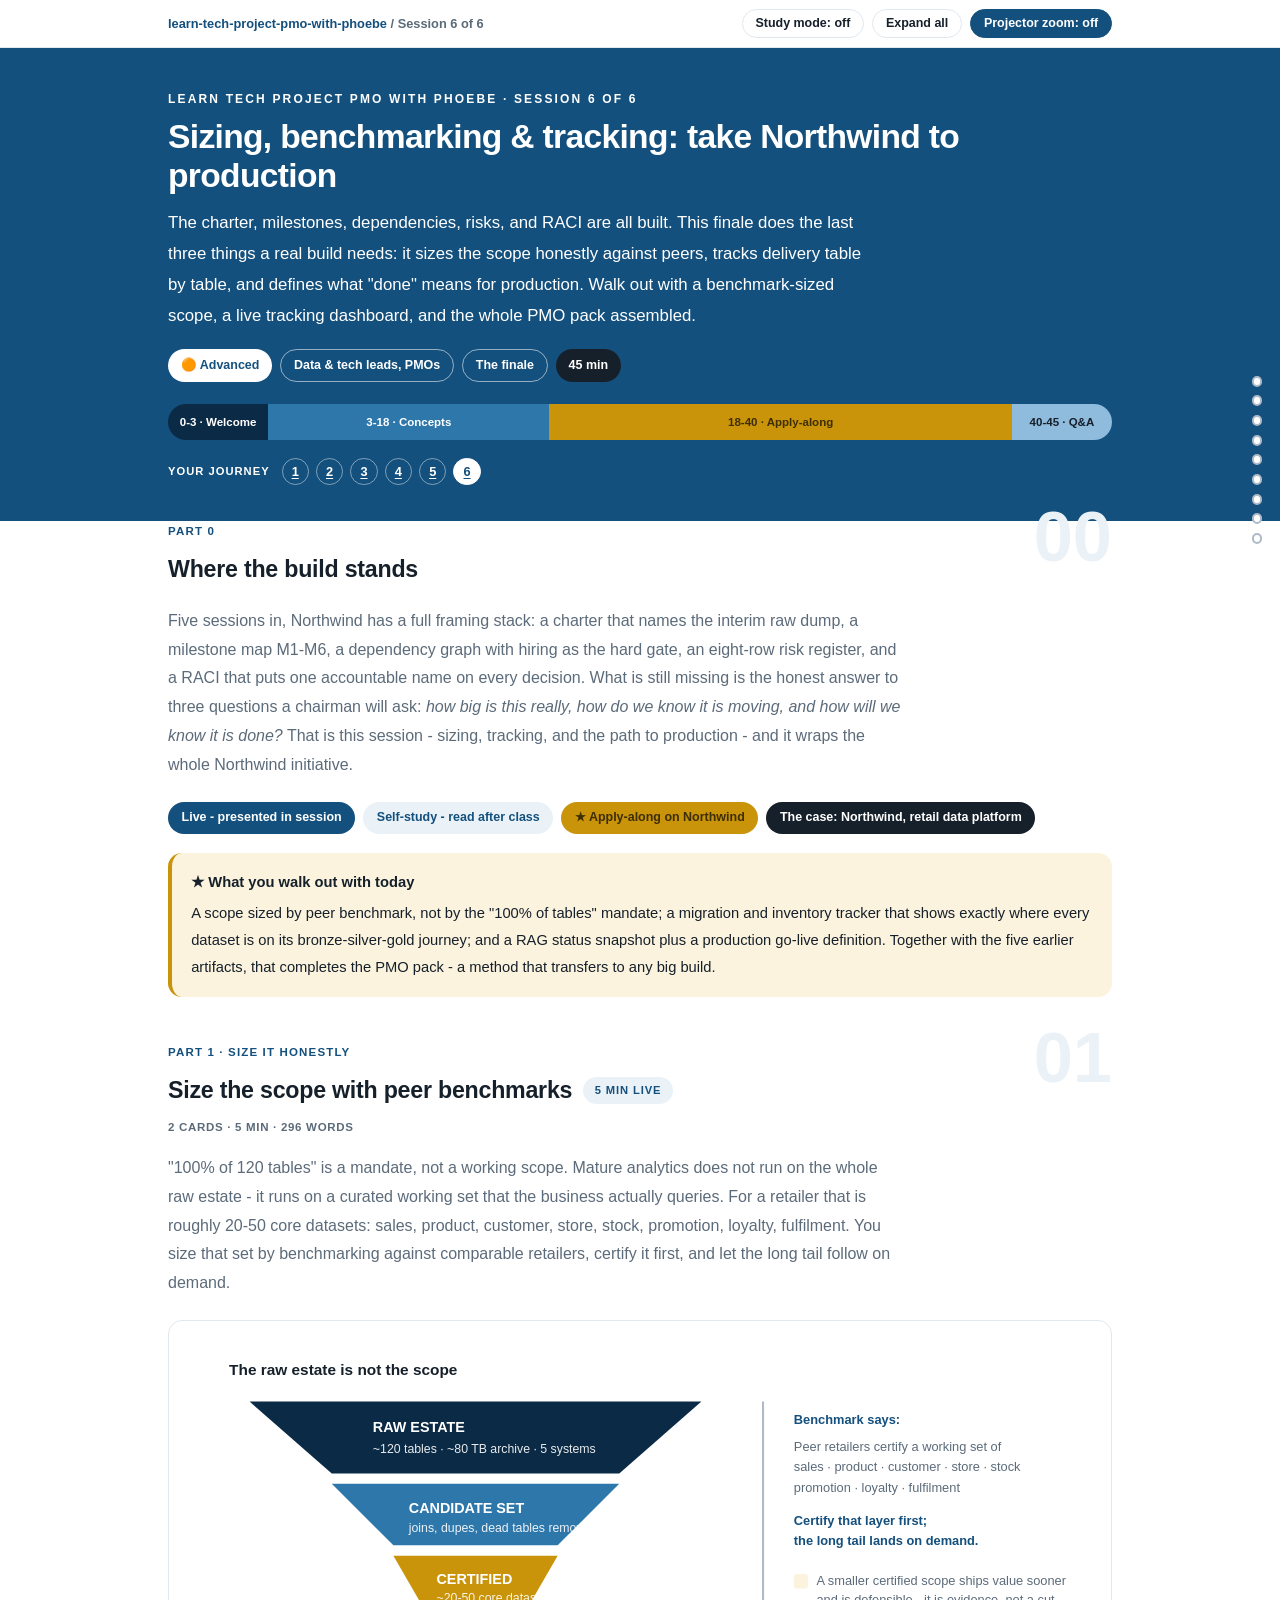
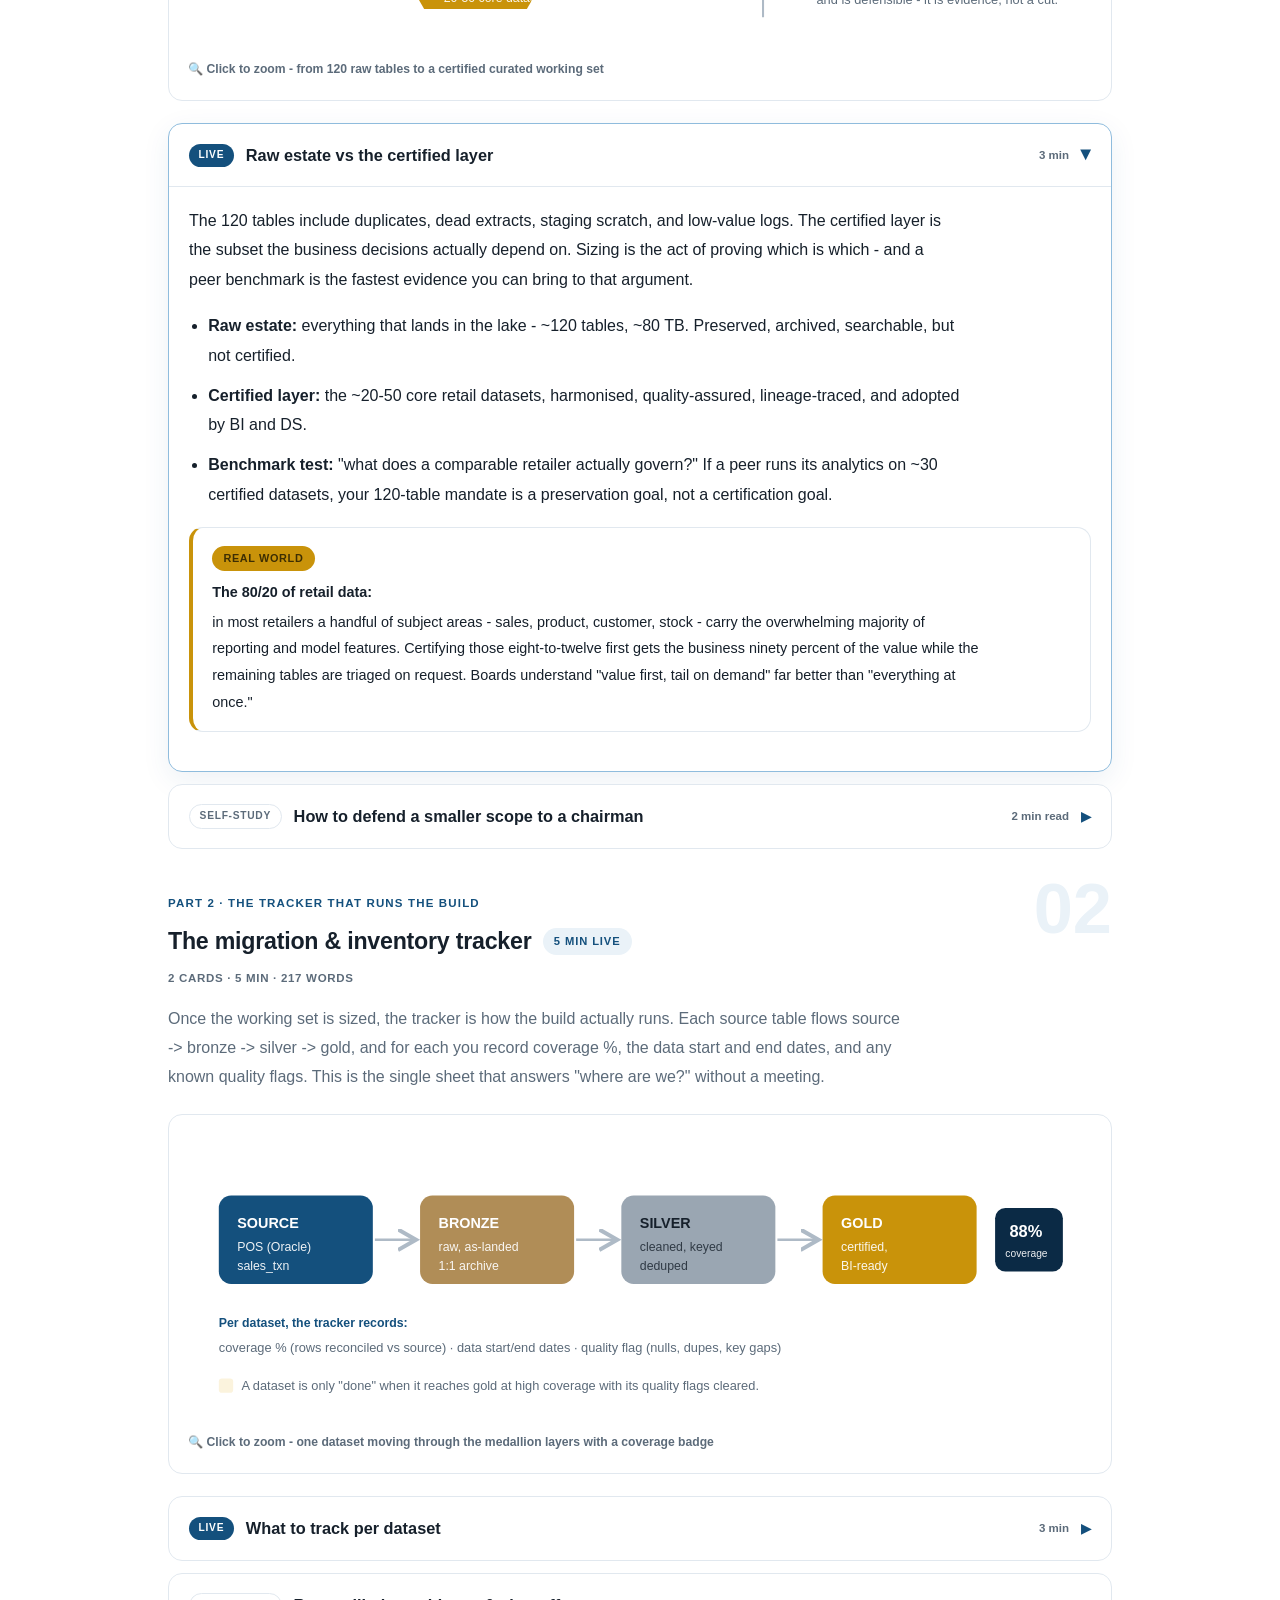
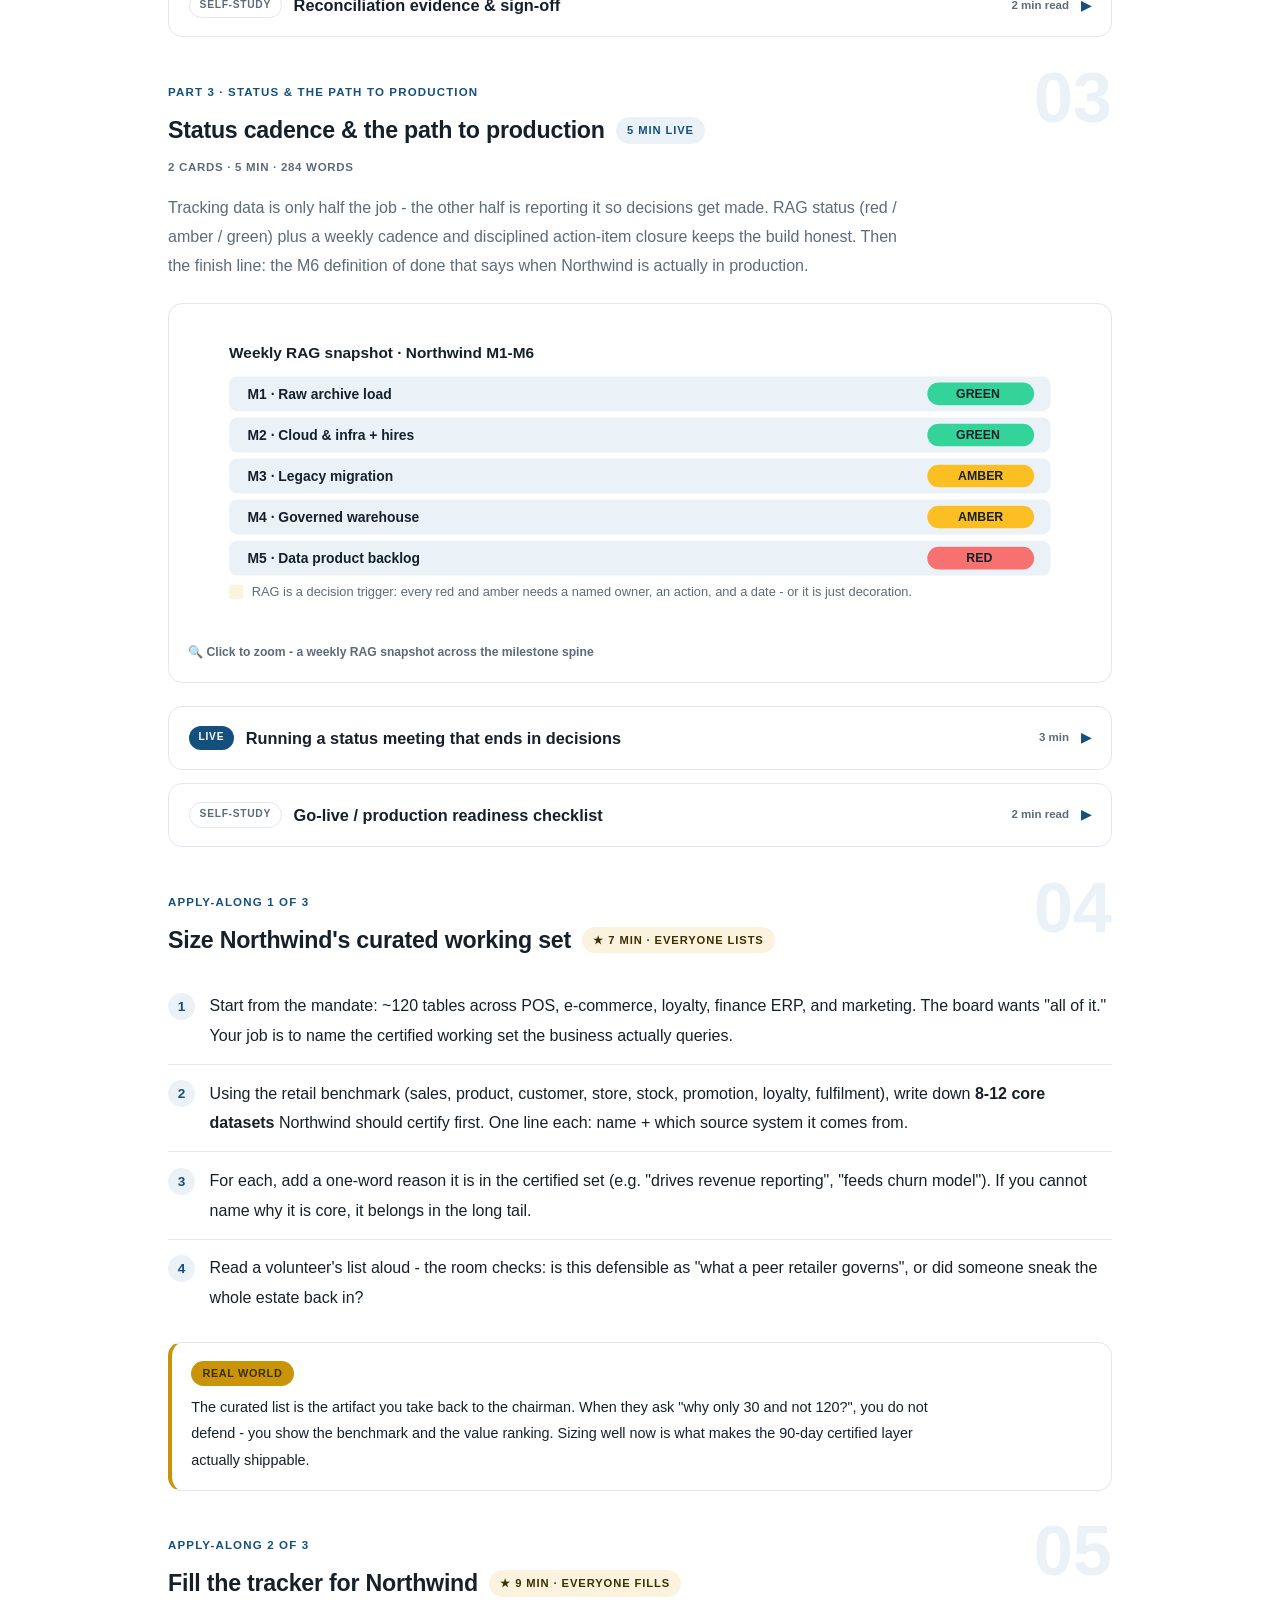
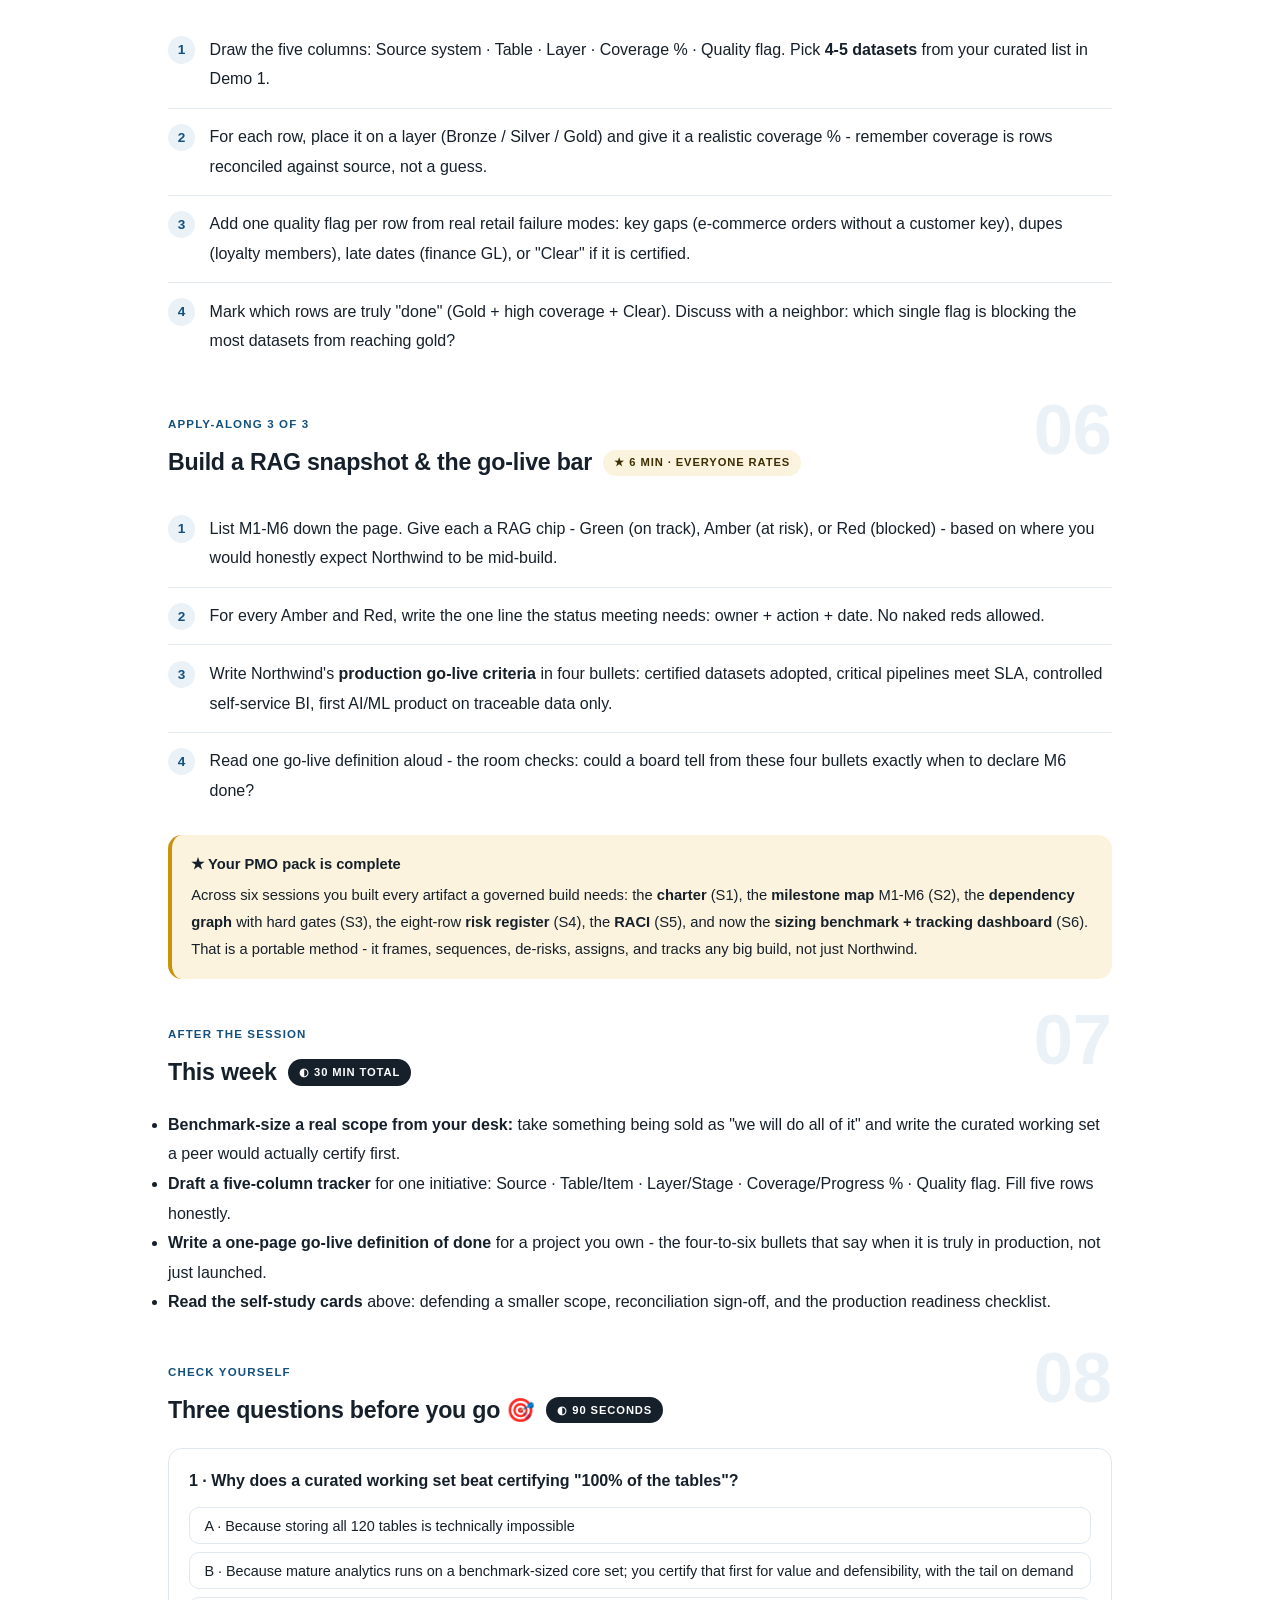
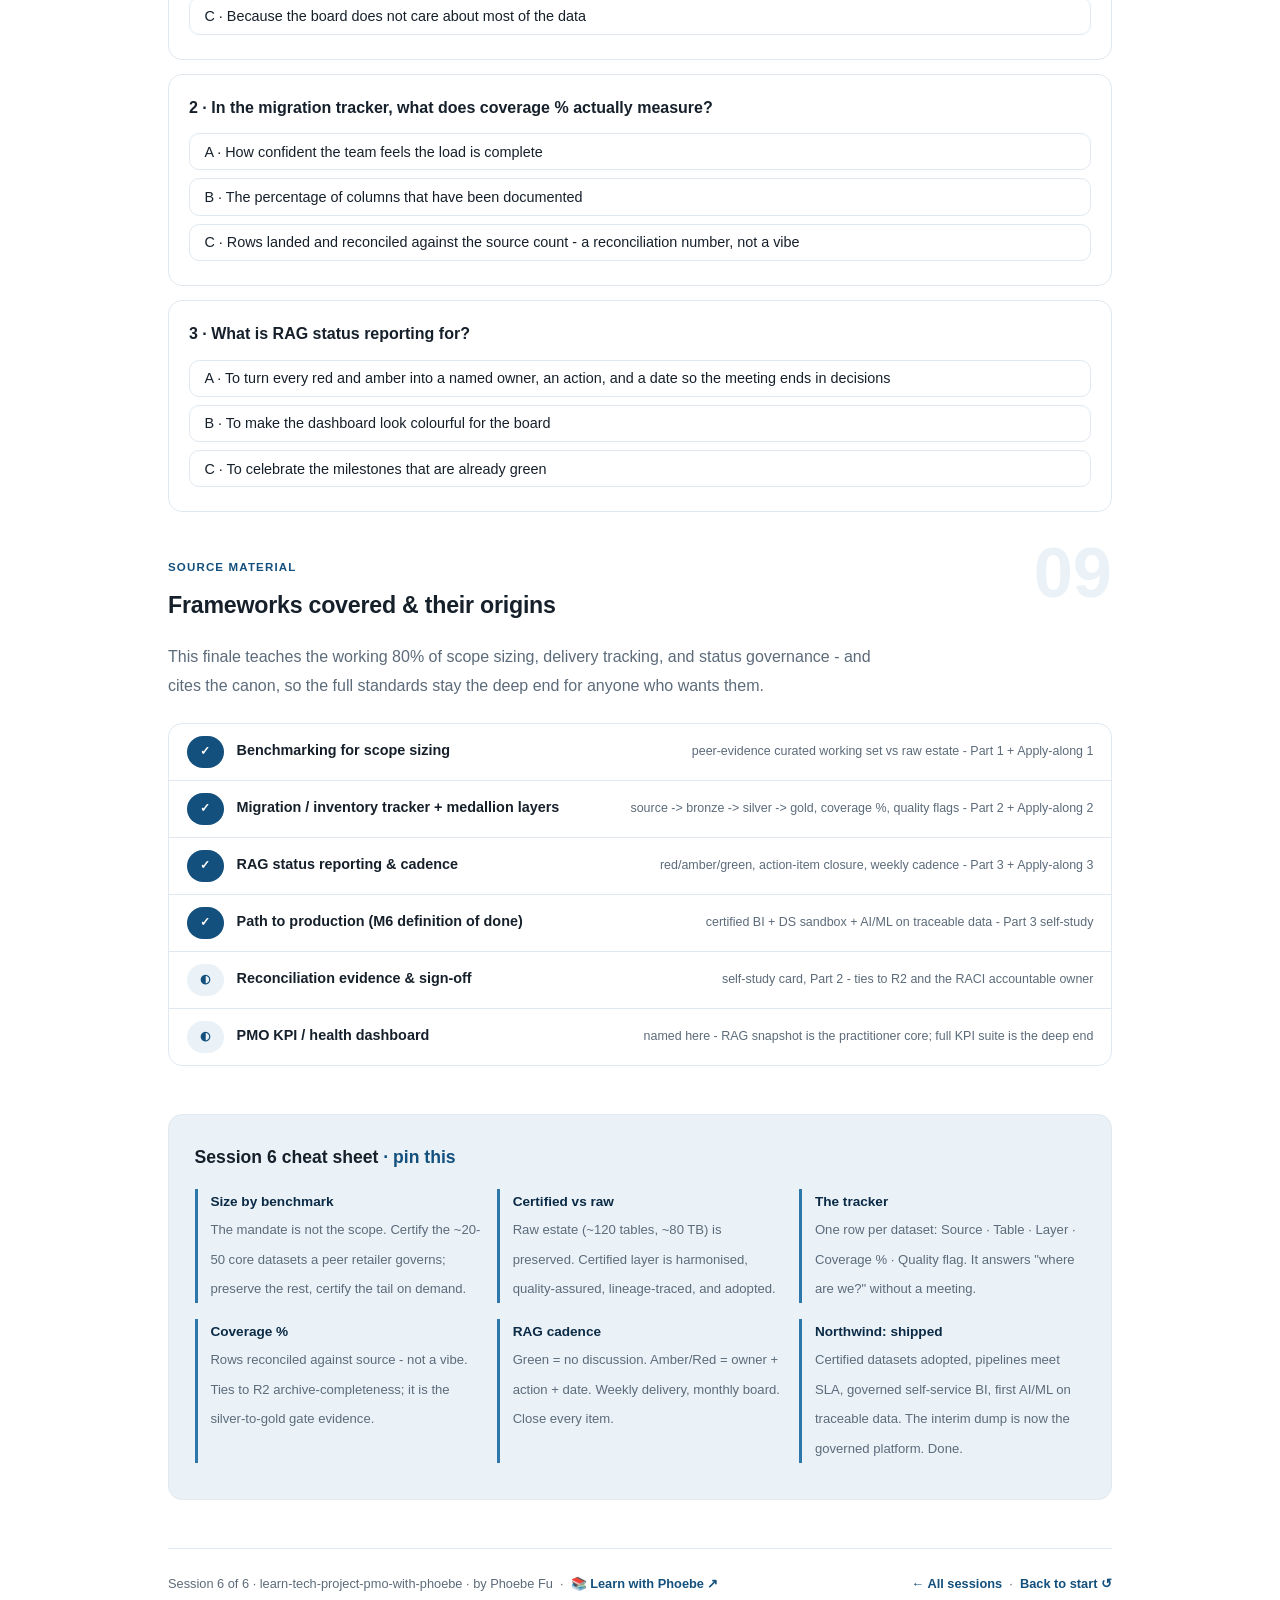
<file: courses/06-sizing-and-tracking.html>
<!DOCTYPE html>
<html lang="en">
<head>
<meta charset="UTF-8">
<meta name="viewport" content="width=device-width, initial-scale=1.0">
<!-- social:start -->
<meta name="description" content="Five sessions in, Northwind has a full framing stack: a charter that names the interim raw dump, a milestone map M1-M6, a dependency graph with hiring as the hard gate, an eight-row risk...">
<meta property="og:type" content="article">
<meta property="og:site_name" content="Learn with Phoebe">
<meta property="og:title" content="Sizing, benchmarking &amp; tracking: take Northwind to production - learn tech project PMO with phoebe">
<meta property="og:description" content="Five sessions in, Northwind has a full framing stack: a charter that names the interim raw dump, a milestone map M1-M6, a dependency graph with hiring as the hard gate, an eight-row risk...">
<meta property="og:url" content="https://phoebefu6.github.io/learn-tech-project-pmo-with-phoebe/courses/06-sizing-and-tracking.html">
<meta property="og:image" content="https://phoebefu6.github.io/learn-tech-project-pmo-with-phoebe/assets/og-cover.png">
<meta property="og:image:width" content="1200">
<meta property="og:image:height" content="630">
<meta name="twitter:card" content="summary_large_image">
<meta name="twitter:title" content="Sizing, benchmarking &amp; tracking: take Northwind to production - learn tech project PMO with phoebe">
<meta name="twitter:description" content="Five sessions in, Northwind has a full framing stack: a charter that names the interim raw dump, a milestone map M1-M6, a dependency graph with hiring as the hard gate, an eight-row risk...">
<meta name="twitter:image" content="https://phoebefu6.github.io/learn-tech-project-pmo-with-phoebe/assets/og-cover.png">
<!-- social:end -->
<title>Session 6 · Sizing, benchmarking &amp; tracking - learn tech project PMO with phoebe</title>
<link rel="stylesheet" href="../assets/style.css?v=37">
</head>
<body>

<div class="toolbar">
  <div class="wrap">
    <span class="crumb"><a href="../index.html">learn-tech-project-pmo-with-phoebe</a> / Session 6 of 6</span>
    <button class="btn" id="toggle-all" type="button">Expand all</button>
    <button class="btn primary" id="zoom-toggle" type="button">Projector zoom: off</button>
  </div>
</div>

<header class="masthead">
  <div class="wrap">
    <div class="eyebrow">Learn Tech Project PMO with Phoebe · Session 6 of 6</div>
    <h1>Sizing, benchmarking &amp; tracking: <span class="accent">take Northwind to production</span></h1>
    <p class="sub">The charter, milestones, dependencies, risks, and RACI are all built. This finale does the last three things a real build needs: it sizes the scope honestly against peers, tracks delivery table by table, and defines what "done" means for production. Walk out with a benchmark-sized scope, a live tracking dashboard, and the whole PMO pack assembled.</p>
    <div class="chip-row">
      <span class="chip level">🟠 Advanced</span>
      <span class="chip audience">Data &amp; tech leads, PMOs</span>
      <span class="chip audience">The finale</span>
      <span class="chip time">45 min</span>
    </div>
    <div class="agenda">
      <span class="a1" style="flex:1">0-3 · Welcome</span>
      <span class="a2" style="flex:3">3-18 · Concepts</span>
      <span class="a3" style="flex:5">18-40 · Apply-along</span>
      <span class="a4" style="flex:1">40-45 · Q&amp;A</span>
    </div>
  </div>
</header>

<main class="wrap">

  <!-- ============ INTRO ============ -->
  <section class="section" id="intro">
    <div class="section-kicker">
      <span class="klabel">Part 0</span>
      <h2>Where the build stands</h2>
    </div>
    <p class="lede">Five sessions in, Northwind has a full framing stack: a charter that names the interim raw dump, a milestone map M1-M6, a dependency graph with hiring as the hard gate, an eight-row risk register, and a RACI that puts one accountable name on every decision. What is still missing is the honest answer to three questions a chairman will ask: <em>how big is this really, how do we know it is moving, and how will we know it is done?</em> That is this session - sizing, tracking, and the path to production - and it wraps the whole Northwind initiative.</p>
    <div class="legend">
      <span class="pill solid">Live - presented in session</span>
      <span class="pill light">Self-study - read after class</span>
      <span class="pill amber">★ Apply-along on Northwind</span>
      <span class="pill inkpill">The case: Northwind, retail data platform</span>
    </div>
    <div class="callout win">
      <strong>★ What you walk out with today</strong>
      A scope sized by peer benchmark, not by the "100% of tables" mandate; a migration and inventory tracker that shows exactly where every dataset is on its bronze-silver-gold journey; and a RAG status snapshot plus a production go-live definition. Together with the five earlier artifacts, that completes the PMO pack - a method that transfers to any big build.
    </div>
  </section>

  <!-- ============ PART 1: BENCHMARK SIZING ============ -->
  <section class="section" id="sizing">
    <div class="section-kicker">
      <span class="klabel">Part 1 · size it honestly</span>
      <h2>Size the scope with peer benchmarks <span class="tag concept">5 min live</span></h2>
    </div>
    <p class="lede">"100% of 120 tables" is a mandate, not a working scope. Mature analytics does not run on the whole raw estate - it runs on a curated working set that the business actually queries. For a retailer that is roughly 20-50 core datasets: sales, product, customer, store, stock, promotion, loyalty, fulfilment. You size that set by benchmarking against comparable retailers, certify it first, and let the long tail follow on demand.</p>

    <figure class="zoomable">
      <svg viewBox="0 0 880 300" xmlns="http://www.w3.org/2000/svg" role="img" aria-label="A funnel from the full raw estate of 120 tables and 80 TB narrowing to a certified curated working set of 20 to 50 core retail datasets">
        <style>
          .szT { font: 700 14px Inter, sans-serif; fill: #FFFFFF; }
          .szS { font: 400 12px Inter, sans-serif; fill: #FFFFFF; opacity: .9; }
          .szH { font: 700 15px Inter, sans-serif; fill: #16202B; }
          .szX { font: 400 12.5px Inter, sans-serif; fill: #5C6B7A; }
          .szG { font: 600 12.5px Inter, sans-serif; fill: #14507D; }
        </style>
        <text class="szH" x="40" y="34">The raw estate is not the scope</text>
        <polygon points="60,60 500,60 420,130 140,130" fill="#0B2A45"/>
        <text class="szT" x="180" y="90">RAW ESTATE</text>
        <text class="szS" x="180" y="110">~120 tables · ~80 TB archive · 5 systems</text>
        <polygon points="140,140 420,140 360,200 200,200" fill="#2E77AB"/>
        <text class="szT" x="215" y="168">CANDIDATE SET</text>
        <text class="szS" x="215" y="187">joins, dupes, dead tables removed</text>
        <polygon points="200,210 360,210 330,262 230,262" fill="#C9930A"/>
        <text class="szT" x="242" y="238">CERTIFIED</text>
        <text class="szS" x="242" y="255">~20-50 core datasets</text>
        <line x1="560" y1="60" x2="560" y2="270" stroke="#AEBAC6" stroke-width="2"/>
        <text class="szG" x="590" y="82">Benchmark says:</text>
        <text class="szX" x="590" y="108">Peer retailers certify a working set of</text>
        <text class="szX" x="590" y="128">sales · product · customer · store · stock</text>
        <text class="szX" x="590" y="148">promotion · loyalty · fulfilment</text>
        <text class="szG" x="590" y="180">Certify that layer first;</text>
        <text class="szG" x="590" y="200">the long tail lands on demand.</text>
        <rect x="590" y="228" width="14" height="14" rx="3" fill="#FBF3DD"/>
        <text class="szX" x="612" y="239">A smaller certified scope ships value sooner</text>
        <text class="szX" x="612" y="257">and is defensible - it is evidence, not a cut.</text>
      </svg>
      <figcaption>🔍 Click to zoom - from 120 raw tables to a certified curated working set</figcaption>
    </figure>

    <details class="card" open>
      <summary><span class="mode live">Live</span>Raw estate vs the certified layer<span class="mini">3 min</span><span class="caret">▶</span></summary>
      <div class="body">
        <p>The 120 tables include duplicates, dead extracts, staging scratch, and low-value logs. The certified layer is the subset the business decisions actually depend on. Sizing is the act of proving which is which - and a peer benchmark is the fastest evidence you can bring to that argument.</p>
        <ul>
          <li><strong>Raw estate:</strong> everything that lands in the lake - ~120 tables, ~80 TB. Preserved, archived, searchable, but not certified.</li>
          <li><strong>Certified layer:</strong> the ~20-50 core retail datasets, harmonised, quality-assured, lineage-traced, and adopted by BI and DS.</li>
          <li><strong>Benchmark test:</strong> "what does a comparable retailer actually govern?" If a peer runs its analytics on ~30 certified datasets, your 120-table mandate is a preservation goal, not a certification goal.</li>
        </ul>
        <div class="callout example">
          <span class="ex-pill">Real world</span>
          <p><strong>The 80/20 of retail data:</strong> in most retailers a handful of subject areas - sales, product, customer, stock - carry the overwhelming majority of reporting and model features. Certifying those eight-to-twelve first gets the business ninety percent of the value while the remaining tables are triaged on request. Boards understand "value first, tail on demand" far better than "everything at once."</p>
        </div>
      </div>
    </details>

    <details class="card">
      <summary><span class="mode self">Self-study</span>How to defend a smaller scope to a chairman<span class="mini">2 min read</span><span class="caret">▶</span></summary>
      <div class="body">
        <p>A chairman hears "we are not doing all 120 tables" as "you are cutting corners" unless you frame it as evidence. Benchmarking flips it: you are not shrinking the mandate, you are sizing it the way mature retailers do.</p>
        <table class="clean">
          <thead><tr><th>What the board fears</th><th>What the benchmark answers</th></tr></thead>
          <tbody>
            <tr><td>"You are dropping data we need"</td><td>Raw estate is fully preserved; only the certified layer is prioritised</td></tr>
            <tr><td>"How do you know 30 is enough?"</td><td>Comparable retailers certify a similar working set - here is the peer evidence</td></tr>
            <tr><td>"When do we get the rest?"</td><td>The long tail is certified on demand, ranked by business request</td></tr>
          </tbody>
        </table>
        <p>Sizing is not a concession you apologise for - it is the discipline that lets you certify anything at all inside 90 days.</p>
      </div>
    </details>
  </section>

  <!-- ============ PART 2: THE TRACKER ============ -->
  <section class="section" id="tracker">
    <div class="section-kicker">
      <span class="klabel">Part 2 · the tracker that runs the build</span>
      <h2>The migration &amp; inventory tracker <span class="tag concept">5 min live</span></h2>
    </div>
    <p class="lede">Once the working set is sized, the tracker is how the build actually runs. Each source table flows source -> bronze -> silver -> gold, and for each you record coverage %, the data start and end dates, and any known quality flags. This is the single sheet that answers "where are we?" without a meeting.</p>

    <figure class="zoomable">
      <svg viewBox="0 0 880 280" xmlns="http://www.w3.org/2000/svg" role="img" aria-label="A medallion pipeline moving a source table through bronze, silver, and gold layers with a coverage percentage badge">
        <style>
          .trT { font: 700 14px Inter, sans-serif; fill: #FFFFFF; }
          .trD { font: 700 14px Inter, sans-serif; fill: #16202B; }
          .trS { font: 400 12px Inter, sans-serif; fill: #FFFFFF; opacity: .92; }
          .trSd { font: 400 12px Inter, sans-serif; fill: #16202B; opacity: .8; }
          .trX { font: 400 12.5px Inter, sans-serif; fill: #5C6B7A; }
          .trL { font: 700 12px Inter, sans-serif; fill: #14507D; }
        </style>
        <rect x="30" y="60" width="150" height="86" rx="12" fill="#14507D"/>
        <text class="trT" x="48" y="92">SOURCE</text>
        <text class="trS" x="48" y="114">POS (Oracle)</text>
        <text class="trS" x="48" y="132">sales_txn</text>
        <line x1="182" y1="103" x2="222" y2="103" stroke="#AEBAC6" stroke-width="2.5" marker-end="url(#trAh)"/>
        <defs>
          <marker id="trAh" markerWidth="9" markerHeight="9" refX="7" refY="4" orient="auto">
            <path d="M0,0 L7,4 L0,8" fill="none" stroke="#AEBAC6" stroke-width="1.6"/>
          </marker>
        </defs>
        <rect x="226" y="60" width="150" height="86" rx="12" fill="#B08D57"/>
        <text class="trT" x="244" y="92">BRONZE</text>
        <text class="trS" x="244" y="114">raw, as-landed</text>
        <text class="trS" x="244" y="132">1:1 archive</text>
        <line x1="378" y1="103" x2="418" y2="103" stroke="#AEBAC6" stroke-width="2.5" marker-end="url(#trAh)"/>
        <rect x="422" y="60" width="150" height="86" rx="12" fill="#9AA6B2"/>
        <text class="trD" x="440" y="92">SILVER</text>
        <text class="trSd" x="440" y="114">cleaned, keyed</text>
        <text class="trSd" x="440" y="132">deduped</text>
        <line x1="574" y1="103" x2="614" y2="103" stroke="#AEBAC6" stroke-width="2.5" marker-end="url(#trAh)"/>
        <rect x="618" y="60" width="150" height="86" rx="12" fill="#C9930A"/>
        <text class="trT" x="636" y="92">GOLD</text>
        <text class="trS" x="636" y="114">certified,</text>
        <text class="trS" x="636" y="132">BI-ready</text>
        <rect x="786" y="72" width="66" height="62" rx="10" fill="#0B2A45"/>
        <text class="trT" x="800" y="100" style="font-size:16px">88%</text>
        <text class="trS" x="796" y="120" style="font-size:10px">coverage</text>
        <text class="trL" x="30" y="188">Per dataset, the tracker records:</text>
        <text class="trX" x="30" y="212">coverage % (rows reconciled vs source) · data start/end dates · quality flag (nulls, dupes, key gaps)</text>
        <rect x="30" y="238" width="14" height="14" rx="3" fill="#FBF3DD"/>
        <text class="trX" x="52" y="249">A dataset is only "done" when it reaches gold at high coverage with its quality flags cleared.</text>
      </svg>
      <figcaption>🔍 Click to zoom - one dataset moving through the medallion layers with a coverage badge</figcaption>
    </figure>

    <details class="card">
      <summary><span class="mode live">Live</span>What to track per dataset<span class="mini">3 min</span><span class="caret">▶</span></summary>
      <div class="body">
        <p>The tracker has one row per certified dataset and a handful of columns that never change project to project. Keep it boring and consistent - it is the source of truth the status meeting reads from.</p>
        <table class="clean">
          <thead><tr><th>Source system</th><th>Table</th><th>Layer</th><th>Coverage %</th><th>Quality flag</th></tr></thead>
          <tbody>
            <tr><td>POS (Oracle)</td><td>sales_txn</td><td>Gold</td><td>88%</td><td>Clear</td></tr>
            <tr><td>E-commerce (Postgres)</td><td>web_orders</td><td>Silver</td><td>72%</td><td>Key gaps</td></tr>
            <tr><td>Loyalty (MySQL)</td><td>member</td><td>Silver</td><td>65%</td><td>Dupes</td></tr>
            <tr><td>Finance (SAP)</td><td>gl_daily</td><td>Bronze</td><td>40%</td><td>Late dates</td></tr>
          </tbody>
        </table>
        <div class="callout tip">
          <strong>Coverage is a reconciliation number, not a vibe</strong>
          Coverage % means "rows landed and reconciled against the source count", not "we think it looks complete." Tie it to R2 from the risk register - archive completeness and reconciliation gaps - so the tracker doubles as your evidence that the risk is closing.
        </div>
      </div>
    </details>

    <details class="card">
      <summary><span class="mode self">Self-study</span>Reconciliation evidence &amp; sign-off<span class="mini">2 min read</span><span class="caret">▶</span></summary>
      <div class="body">
        <p>A dataset reaches gold when the numbers reconcile and someone accountable signs. Reconciliation is the arithmetic proof; sign-off is the RACI accountable owner accepting it against the success criteria from Session 2.</p>
        <ul>
          <li><strong>Row and control-total reconciliation:</strong> source row counts and key financial totals match the certified table within an agreed tolerance.</li>
          <li><strong>Quality flags cleared:</strong> nulls, duplicates, and key gaps are resolved or formally accepted with a documented reason.</li>
          <li><strong>Accountable sign-off:</strong> the one accountable owner (RACI, Session 5) records acceptance - that is the audit trail when the board asks "who certified this?"</li>
        </ul>
        <p>Reconciliation evidence is what turns "we loaded it" into "we can trust it" - and it is the gate between silver and gold.</p>
      </div>
    </details>
  </section>

  <!-- ============ PART 3: STATUS CADENCE + PRODUCTION ============ -->
  <section class="section" id="cadence">
    <div class="section-kicker">
      <span class="klabel">Part 3 · status &amp; the path to production</span>
      <h2>Status cadence &amp; the path to production <span class="tag concept">5 min live</span></h2>
    </div>
    <p class="lede">Tracking data is only half the job - the other half is reporting it so decisions get made. RAG status (red / amber / green) plus a weekly cadence and disciplined action-item closure keeps the build honest. Then the finish line: the M6 definition of done that says when Northwind is actually in production.</p>

    <figure class="zoomable">
      <svg viewBox="0 0 880 300" xmlns="http://www.w3.org/2000/svg" role="img" aria-label="A RAG status dashboard showing milestones M1 to M6 with red, amber, and green status chips">
        <style>
          .rgT { font: 700 13.5px Inter, sans-serif; fill: #16202B; }
          .rgH { font: 700 15px Inter, sans-serif; fill: #16202B; }
          .rgX { font: 400 12.5px Inter, sans-serif; fill: #5C6B7A; }
          .rgC { font: 700 12px Inter, sans-serif; fill: #16202B; }
          .rgN { font: 600 12px Inter, sans-serif; fill: #16202B; }
        </style>
        <text class="rgH" x="40" y="34">Weekly RAG snapshot · Northwind M1-M6</text>
        <rect x="40" y="52" width="800" height="34" rx="8" fill="#EAF2F8"/>
        <text class="rgT" x="58" y="74">M1 · Raw archive load</text>
        <rect x="720" y="58" width="104" height="22" rx="11" fill="#34D399"/>
        <text class="rgC" x="748" y="73">GREEN</text>
        <rect x="40" y="92" width="800" height="34" rx="8" fill="#EAF2F8"/>
        <text class="rgT" x="58" y="114">M2 · Cloud &amp; infra + hires</text>
        <rect x="720" y="98" width="104" height="22" rx="11" fill="#34D399"/>
        <text class="rgC" x="748" y="113">GREEN</text>
        <rect x="40" y="132" width="800" height="34" rx="8" fill="#EAF2F8"/>
        <text class="rgT" x="58" y="154">M3 · Legacy migration</text>
        <rect x="720" y="138" width="104" height="22" rx="11" fill="#FBBF24"/>
        <text class="rgC" x="750" y="153">AMBER</text>
        <rect x="40" y="172" width="800" height="34" rx="8" fill="#EAF2F8"/>
        <text class="rgT" x="58" y="194">M4 · Governed warehouse</text>
        <rect x="720" y="178" width="104" height="22" rx="11" fill="#FBBF24"/>
        <text class="rgC" x="750" y="193">AMBER</text>
        <rect x="40" y="212" width="800" height="34" rx="8" fill="#EAF2F8"/>
        <text class="rgT" x="58" y="234">M5 · Data product backlog</text>
        <rect x="720" y="218" width="104" height="22" rx="11" fill="#F87171"/>
        <text class="rgC" x="758" y="233">RED</text>
        <rect x="40" y="255" width="14" height="14" rx="3" fill="#FBF3DD"/>
        <text class="rgX" x="62" y="266">RAG is a decision trigger: every red and amber needs a named owner, an action, and a date - or it is just decoration.</text>
      </svg>
      <figcaption>🔍 Click to zoom - a weekly RAG snapshot across the milestone spine</figcaption>
    </figure>

    <details class="card">
      <summary><span class="mode live">Live</span>Running a status meeting that ends in decisions<span class="mini">3 min</span><span class="caret">▶</span></summary>
      <div class="body">
        <p>A good status cadence is short, weekly, and ruthless about closure. RAG is the language; the meeting exists to turn every red and amber into an owned action, not to admire green.</p>
        <ul>
          <li><strong>Green</strong> - on track, no discussion needed. Do not spend the meeting here.</li>
          <li><strong>Amber</strong> - at risk. Needs a mitigation owner and a date this week, pulled straight from the risk register.</li>
          <li><strong>Red</strong> - blocked or slipped. Escalate to the accountable owner (RACI) and, if needed, the escalation ceiling named in the charter.</li>
          <li><strong>Action-item closure:</strong> every item from last week is either done, re-owned with a new date, or explicitly killed. Nothing lingers unowned.</li>
        </ul>
        <div class="callout tip">
          <strong>The cadence rule</strong>
          Weekly for delivery, monthly for the steering board. If a status meeting ends without a decision or a re-owned action, it was a reading group, not a status meeting. RAG plus closure is what makes it a decision engine.
        </div>
      </div>
    </details>

    <details class="card">
      <summary><span class="mode self">Self-study</span>Go-live / production readiness checklist<span class="mini">2 min read</span><span class="caret">▶</span></summary>
      <div class="body">
        <p>M6 is "one-stop platform in production (BI + DS + AI/ML)". Production is not a date - it is a definition of done that everything must satisfy before the platform carries real decisions.</p>
        <ul>
          <li><strong>Certified datasets adopted:</strong> the curated working set is at gold, reconciled and signed off, and BI is actually built on it - not on shadow extracts.</li>
          <li><strong>Critical pipelines meet SLA:</strong> the daily incremental (M1.1) lands on time, monitored, with alerting and a runbook.</li>
          <li><strong>Controlled self-service BI:</strong> governed dashboards on certified data, access tiers enforced, no ungoverned direct-to-lake reporting.</li>
          <li><strong>First AI/ML product on traceable data only:</strong> the first model runs solely on certified, lineage-traced datasets - never on raw or unreconciled tables.</li>
        </ul>
        <p>When all four hold, the interim raw dump has become the governed platform the charter promised - and Northwind is in production.</p>
      </div>
    </details>
  </section>

  <!-- ============ DEMO 1 ============ -->
  <section class="section" id="demo-1">
    <div class="section-kicker">
      <span class="klabel">Apply-along 1 of 3</span>
      <h2>Size Northwind's curated working set <span class="tag demo">★ 7 min · everyone lists</span></h2>
    </div>
    <div class="steps">
      <div class="step"><p>Start from the mandate: ~120 tables across POS, e-commerce, loyalty, finance ERP, and marketing. The board wants "all of it." Your job is to name the certified working set the business actually queries.</p></div>
      <div class="step"><p>Using the retail benchmark (sales, product, customer, store, stock, promotion, loyalty, fulfilment), write down <strong>8-12 core datasets</strong> Northwind should certify first. One line each: name + which source system it comes from.</p></div>
      <div class="step"><p>For each, add a one-word reason it is in the certified set (e.g. "drives revenue reporting", "feeds churn model"). If you cannot name why it is core, it belongs in the long tail.</p></div>
      <div class="step"><p>Read a volunteer's list aloud - the room checks: is this defensible as "what a peer retailer governs", or did someone sneak the whole estate back in?</p></div>
    </div>
    <div class="callout example">
      <span class="ex-pill">Real world</span>
      <p>The curated list is the artifact you take back to the chairman. When they ask "why only 30 and not 120?", you do not defend - you show the benchmark and the value ranking. Sizing well now is what makes the 90-day certified layer actually shippable.</p>
    </div>
  </section>

  <!-- ============ DEMO 2 ============ -->
  <section class="section" id="demo-2">
    <div class="section-kicker">
      <span class="klabel">Apply-along 2 of 3</span>
      <h2>Fill the tracker for Northwind <span class="tag demo">★ 9 min · everyone fills</span></h2>
    </div>
    <div class="steps">
      <div class="step"><p>Draw the five columns: Source system · Table · Layer · Coverage % · Quality flag. Pick <strong>4-5 datasets</strong> from your curated list in Demo 1.</p></div>
      <div class="step"><p>For each row, place it on a layer (Bronze / Silver / Gold) and give it a realistic coverage % - remember coverage is rows reconciled against source, not a guess.</p></div>
      <div class="step"><p>Add one quality flag per row from real retail failure modes: key gaps (e-commerce orders without a customer key), dupes (loyalty members), late dates (finance GL), or "Clear" if it is certified.</p></div>
      <div class="step"><p>Mark which rows are truly "done" (Gold + high coverage + Clear). Discuss with a neighbor: which single flag is blocking the most datasets from reaching gold?</p></div>
    </div>
  </section>

  <!-- ============ DEMO 3 ============ -->
  <section class="section" id="demo-3">
    <div class="section-kicker">
      <span class="klabel">Apply-along 3 of 3</span>
      <h2>Build a RAG snapshot &amp; the go-live bar <span class="tag demo">★ 6 min · everyone rates</span></h2>
    </div>
    <div class="steps">
      <div class="step"><p>List M1-M6 down the page. Give each a RAG chip - Green (on track), Amber (at risk), or Red (blocked) - based on where you would honestly expect Northwind to be mid-build.</p></div>
      <div class="step"><p>For every Amber and Red, write the one line the status meeting needs: owner + action + date. No naked reds allowed.</p></div>
      <div class="step"><p>Write Northwind's <strong>production go-live criteria</strong> in four bullets: certified datasets adopted, critical pipelines meet SLA, controlled self-service BI, first AI/ML product on traceable data only.</p></div>
      <div class="step"><p>Read one go-live definition aloud - the room checks: could a board tell from these four bullets exactly when to declare M6 done?</p></div>
    </div>
    <div class="callout win">
      <strong>★ Your PMO pack is complete</strong>
      Across six sessions you built every artifact a governed build needs: the <strong>charter</strong> (S1), the <strong>milestone map</strong> M1-M6 (S2), the <strong>dependency graph</strong> with hard gates (S3), the eight-row <strong>risk register</strong> (S4), the <strong>RACI</strong> (S5), and now the <strong>sizing benchmark + tracking dashboard</strong> (S6). That is a portable method - it frames, sequences, de-risks, assigns, and tracks any big build, not just Northwind.
    </div>
  </section>

  <!-- ============ HOMEWORK ============ -->
  <section class="section" id="exercise">
    <div class="section-kicker">
      <span class="klabel">After the session</span>
      <h2>This week <span class="tag exercise">◐ 30 min total</span></h2>
    </div>
    <ul>
      <li><strong>Benchmark-size a real scope from your desk:</strong> take something being sold as "we will do all of it" and write the curated working set a peer would actually certify first.</li>
      <li><strong>Draft a five-column tracker</strong> for one initiative: Source · Table/Item · Layer/Stage · Coverage/Progress % · Quality flag. Fill five rows honestly.</li>
      <li><strong>Write a one-page go-live definition of done</strong> for a project you own - the four-to-six bullets that say when it is truly in production, not just launched.</li>
      <li><strong>Read the self-study cards</strong> above: defending a smaller scope, reconciliation sign-off, and the production readiness checklist.</li>
    </ul>
  </section>

  <!-- ============ QUIZ ============ -->
  <section class="section" id="quiz">
    <div class="section-kicker">
      <span class="klabel">Check yourself</span>
      <h2>Three questions before you go 🎯 <span class="tag exercise">◐ 90 seconds</span></h2>
    </div>
    <div class="quiz-q" data-answer="1">
      <p class="qtext">1 · Why does a curated working set beat certifying "100% of the tables"?</p>
      <button class="qopt" type="button">A · Because storing all 120 tables is technically impossible</button>
      <button class="qopt" type="button">B · Because mature analytics runs on a benchmark-sized core set; you certify that first for value and defensibility, with the tail on demand</button>
      <button class="qopt" type="button">C · Because the board does not care about most of the data</button>
      <p class="qwhy">The raw estate is preserved, but you certify the ~20-50 core datasets a peer retailer actually governs. It ships value sooner and is defensible as benchmark evidence, not a cut - the long tail follows on request.</p>
    </div>
    <div class="quiz-q" data-answer="2">
      <p class="qtext">2 · In the migration tracker, what does coverage % actually measure?</p>
      <button class="qopt" type="button">A · How confident the team feels the load is complete</button>
      <button class="qopt" type="button">B · The percentage of columns that have been documented</button>
      <button class="qopt" type="button">C · Rows landed and reconciled against the source count - a reconciliation number, not a vibe</button>
      <p class="qwhy">Coverage % is arithmetic proof: rows reconciled against the source. It ties directly to the archive-completeness risk (R2), so the tracker doubles as evidence that risk is closing.</p>
    </div>
    <div class="quiz-q" data-answer="0">
      <p class="qtext">3 · What is RAG status reporting for?</p>
      <button class="qopt" type="button">A · To turn every red and amber into a named owner, an action, and a date so the meeting ends in decisions</button>
      <button class="qopt" type="button">B · To make the dashboard look colourful for the board</button>
      <button class="qopt" type="button">C · To celebrate the milestones that are already green</button>
      <p class="qwhy">RAG is a decision trigger, not decoration. Green needs no discussion; amber and red each need an owner, an action, and a date, plus action-item closure every week - or it is a reading group, not a status meeting.</p>
    </div>
    <p class="quiz-score"></p>
  </section>

  <!-- ============ SOURCES ============ -->
  <section class="section" id="official">
    <div class="section-kicker">
      <span class="klabel">Source material</span>
      <h2>Frameworks covered &amp; their origins</h2>
    </div>
    <p class="lede">This finale teaches the working 80% of scope sizing, delivery tracking, and status governance - and cites the canon, so the full standards stay the deep end for anyone who wants them.</p>
    <div class="covered">
      <div class="covered-row"><span class="status pill solid">✓</span><span class="name">Benchmarking for scope sizing</span><span class="note">peer-evidence curated working set vs raw estate - Part 1 + Apply-along 1</span></div>
      <div class="covered-row"><span class="status pill solid">✓</span><span class="name">Migration / inventory tracker + medallion layers</span><span class="note">source -> bronze -> silver -> gold, coverage %, quality flags - Part 2 + Apply-along 2</span></div>
      <div class="covered-row"><span class="status pill solid">✓</span><span class="name">RAG status reporting &amp; cadence</span><span class="note">red/amber/green, action-item closure, weekly cadence - Part 3 + Apply-along 3</span></div>
      <div class="covered-row"><span class="status pill solid">✓</span><span class="name">Path to production (M6 definition of done)</span><span class="note">certified BI + DS sandbox + AI/ML on traceable data - Part 3 self-study</span></div>
      <div class="covered-row"><span class="status pill light">◐</span><span class="name">Reconciliation evidence &amp; sign-off</span><span class="note">self-study card, Part 2 - ties to R2 and the RACI accountable owner</span></div>
      <div class="covered-row"><span class="status pill light">◐</span><span class="name">PMO KPI / health dashboard</span><span class="note">named here - RAG snapshot is the practitioner core; full KPI suite is the deep end</span></div>
    </div>
  </section>

  <!-- ============ CHEAT SHEET ============ -->
  <section class="cheat" id="cheatsheet">
    <h3>Session 6 cheat sheet <span>· pin this</span></h3>
    <div class="grid-2">
      <div class="cheat-item"><b>Size by benchmark</b><span>The mandate is not the scope. Certify the ~20-50 core datasets a peer retailer governs; preserve the rest, certify the tail on demand.</span></div>
      <div class="cheat-item"><b>Certified vs raw</b><span>Raw estate (~120 tables, ~80 TB) is preserved. Certified layer is harmonised, quality-assured, lineage-traced, and adopted.</span></div>
      <div class="cheat-item"><b>The tracker</b><span>One row per dataset: Source · Table · Layer · Coverage % · Quality flag. It answers "where are we?" without a meeting.</span></div>
      <div class="cheat-item"><b>Coverage %</b><span>Rows reconciled against source - not a vibe. Ties to R2 archive-completeness; it is the silver-to-gold gate evidence.</span></div>
      <div class="cheat-item"><b>RAG cadence</b><span>Green = no discussion. Amber/Red = owner + action + date. Weekly delivery, monthly board. Close every item.</span></div>
      <div class="cheat-item"><b>Northwind: shipped</b><span>Certified datasets adopted, pipelines meet SLA, governed self-service BI, first AI/ML on traceable data. The interim dump is now the governed platform. Done.</span></div>
    </div>
  </section>

  <footer class="pagefoot">
    <span>Session 6 of 6 · learn-tech-project-pmo-with-phoebe · by Phoebe Fu &nbsp;·&nbsp; 📚 <a href="https://phoebefu6.github.io/learn-with-phoebe/">Learn with Phoebe ↗</a></span>
    <span><a href="../index.html">← All sessions</a> &nbsp;·&nbsp; <a href="../index.html">Back to start ↺</a></span>
  </footer>

</main>

<script src="../assets/app.js?v=36"></script>
</body>
</html>
</file>
<file: assets/style.css>
/* learn-claude-with-phoebe - editorial bold design system
   Accent: indigo #14507D · Ink: #16202B · Flagship: amber #C9930A */

:root {
  --indigo: #14507D;
  --indigo-deep: #0B2A45;
  --indigo-mid: #2E77AB;
  --indigo-soft: #8FBCDD;
  --indigo-50: #EAF2F8;
  --ink: #16202B;
  --muted: #5C6B7A;
  --faint: #AEBAC6;
  --hairline: #E1E8EF;
  --amber: #C9930A;
  --amber-ink: #3D2E03;
  --amber-50: #FBF3DD;
  --paper: #FFFFFF;
  --code-bg: #EAF2F8;
  --code-ink: #16202B;
  --radius: 14px;
}

* { margin: 0; padding: 0; box-sizing: border-box; }

html { font-size: 16px; scroll-behavior: smooth; }
html.zoom-125 { font-size: 20px; }
html.zoom-150 { font-size: 24px; }

body {
  font-family: "Inter", -apple-system, BlinkMacSystemFont, "Segoe UI", Roboto, sans-serif;
  background: var(--paper);
  color: var(--ink);
  line-height: 1.85;
  font-feature-settings: "tnum";
}

.wrap { max-width: 62rem; margin: 0 auto; padding: 0 1.5rem; }

/* ---------- header band ---------- */
.masthead {
  background: var(--indigo);
  color: #fff;
  padding: 2.5rem 0 2.25rem;
}
.masthead .eyebrow {
  font-size: .75rem;
  letter-spacing: .18em;
  text-transform: uppercase;
  opacity: 1;
  font-weight: 600;
}
.masthead h1 {
  font-size: 2.1rem;
  line-height: 1.15;
  font-weight: 800;
  margin: .5rem 0 .75rem;
  letter-spacing: -.02em;
}
.masthead h1 .accent { color: inherit; }
.masthead .sub { font-size: 1.05rem; opacity: 1; max-width: 44rem; }

.chip-row { display: flex; flex-wrap: wrap; gap: .5rem; margin-top: 1.1rem; }
.chip {
  display: inline-flex;
  align-items: center;
  gap: .35rem;
  border-radius: 999px;
  padding: .25rem .8rem;
  font-size: .78rem;
  font-weight: 600;
  white-space: nowrap;
}
.chip.level { background: #fff; color: var(--indigo); }
.chip.audience { background: rgba(255,255,255,.08); color: #fff; border: 1px solid rgba(255,255,255,.35); }
.chip.time { background: var(--ink); color: #fff; font-variant-numeric: tabular-nums; }

/* ---------- agenda bar ---------- */
.agenda {
  display: flex;
  border-radius: 999px;
  overflow: hidden;
  margin: 1.4rem 0 0;
  font-size: .72rem;
  font-weight: 600;
  text-align: center;
  color: #fff;
}
.agenda span { padding: .45rem .3rem; white-space: nowrap; overflow: hidden; text-overflow: ellipsis; }
.agenda .a1 { background: var(--indigo-deep); }
.agenda .a2 { background: var(--indigo-mid); }
.agenda .a3 { background: var(--amber); color: var(--amber-ink); }
.agenda .a4 { background: var(--indigo-soft); color: var(--ink); }

/* ---------- toolbar ---------- */
.toolbar {
  position: sticky;
  top: 0;
  z-index: 40;
  background: rgba(255,255,255,.94);
  backdrop-filter: blur(6px);
  border-bottom: 1px solid var(--hairline);
  padding: .55rem 0;
}
.toolbar .wrap { display: flex; align-items: center; gap: .5rem; flex-wrap: nowrap; }
.toolbar .crumb { font-size: .8rem; color: var(--muted); font-weight: 600; margin-right: auto; min-width: 0; white-space: nowrap; overflow: hidden; text-overflow: ellipsis; }
.toolbar .btn { white-space: nowrap; flex: none; padding: .38rem .8rem; font-size: .78rem; line-height: 1.2; }
.toolbar .crumb a { color: var(--indigo); text-decoration: none; }
.btn {
  border: 1px solid var(--hairline);
  background: #fff;
  color: var(--ink);
  border-radius: 999px;
  padding: .35rem .9rem;
  font-size: .78rem;
  font-weight: 600;
  cursor: pointer;
  font-family: inherit;
  transition: all .15s ease;
}
.btn:hover { border-color: var(--indigo); color: var(--indigo); }
.btn.primary { background: var(--indigo); border-color: var(--indigo); color: #fff; }
.btn.primary:hover { background: var(--indigo-deep); }

/* ---------- sections ---------- */
main { padding: 2.5rem 0 4rem; }

.section { margin-bottom: 2.8rem; }
.section-kicker { margin-bottom: 1rem; }
.section-kicker .klabel {
  display: block;
  font-size: .72rem;
  text-transform: uppercase;
  letter-spacing: .1em;
  color: var(--indigo);
  font-weight: 700;
  margin-bottom: .35rem;
}
.section-kicker h2 {
  font-size: 1.45rem;
  font-weight: 800;
  letter-spacing: -.01em;
  display: flex;
  align-items: center;
  gap: .7rem;
  flex-wrap: wrap;
}
.section-kicker .tag {
  border-radius: 999px;
  padding: .18rem .7rem;
  font-size: .7rem;
  font-weight: 700;
  text-transform: uppercase;
  letter-spacing: .08em;
}
.tag.concept { background: var(--indigo-50); color: var(--indigo); }
.tag.demo { background: var(--amber-50); color: var(--amber-ink); }
.tag.exercise { background: var(--ink); color: #fff; }

.lede { color: var(--muted); max-width: 46rem; margin-bottom: 1.4rem; line-height: 1.8; }

/* live vs self-study markers on cards */
.mode {
  font-size: .64rem;
  font-weight: 700;
  text-transform: uppercase;
  letter-spacing: .07em;
  padding: .14rem .6rem;
  border-radius: 999px;
  flex: none;
}
.mode.live { background: var(--indigo); color: #fff; }
.mode.self { background: #fff; color: var(--muted); border: 1px solid var(--hairline); }

/* ---------- accordions ---------- */
details.card {
  border: 1px solid var(--hairline);
  border-radius: var(--radius);
  margin-bottom: .8rem;
  overflow: hidden;
  background: #fff;
}
details.card[open] { border-color: var(--indigo-soft); box-shadow: 0 8px 28px rgba(20,80,125,.08); }
details.card summary {
  list-style: none;
  cursor: pointer;
  padding: 1rem 1.25rem;
  display: flex;
  align-items: center;
  gap: .75rem;
  font-weight: 700;
  font-size: 1.02rem;
  user-select: none;
}
details.card summary::-webkit-details-marker { display: none; }
details.card summary .dot {
  width: .6rem; height: .6rem;
  border-radius: 999px;
  background: var(--indigo);
  flex: none;
}
details.card summary .mini { margin-left: auto; font-size: .72rem; color: var(--muted); font-weight: 600; white-space: nowrap; }
details.card summary .caret { transition: transform .2s ease; color: var(--indigo); font-size: .8rem; }
details.card[open] summary .caret { transform: rotate(90deg); }
details.card .body { padding: 0 1.25rem 1.4rem; border-top: 1px solid var(--hairline); padding-top: 1.15rem; }
details.card .body p { margin-bottom: 1.05rem; max-width: 48rem; }
details.card .body p:last-child { margin-bottom: 0; }
details.card .body ul, details.card .body ol { margin: 0 0 1.1rem 1.2rem; max-width: 47rem; }
details.card .body li { margin-bottom: .65rem; }
details.card .body h4 { font-size: .95rem; font-weight: 700; margin: 1.1rem 0 .45rem; }
details.card .body h4:first-child { margin-top: 0; }

/* ---------- pills & legends ---------- */
.legend { display: flex; flex-wrap: wrap; gap: .5rem; margin: 0 0 1.2rem; }
.pill {
  display: inline-flex;
  align-items: center;
  gap: .4rem;
  border-radius: 999px;
  padding: .28rem .85rem;
  font-size: .78rem;
  font-weight: 600;
}
.pill.solid { background: var(--indigo); color: #fff; }
.pill.light { background: var(--indigo-50); color: var(--indigo); }
.pill.inkpill { background: var(--ink); color: #fff; }
.pill.amber, .pill.peach { background: var(--amber); color: var(--amber-ink); }
.pill.bare { color: var(--muted); }

/* ---------- 4D grid ---------- */
.grid-2 { display: grid; grid-template-columns: repeat(auto-fit, minmax(15rem, 1fr)); gap: .8rem; margin: .5rem 0 1rem; }
.d-card {
  border: 1px solid var(--hairline);
  border-left: 4px solid var(--indigo);
  border-radius: 10px;
  padding: 1rem 1.1rem;
}
.d-card h4 { font-size: .95rem; margin-bottom: .3rem; }
.d-card h4 .lead-letter { color: var(--indigo); }
.d-card p { font-size: .86rem; color: var(--muted); margin: 0; }

/* ---------- tables ---------- */
table.clean { width: 100%; border-collapse: collapse; font-size: .9rem; margin: .4rem 0 1rem; }
table.clean th {
  text-align: left;
  font-size: .72rem;
  text-transform: uppercase;
  letter-spacing: .08em;
  color: var(--muted);
  padding: .5rem .6rem;
  border-bottom: 2px solid var(--ink);
}
table.clean td { padding: .7rem .6rem; border-bottom: .5px solid var(--hairline); vertical-align: top; line-height: 1.7; }
table.clean td:first-child { font-weight: 600; }

/* ---------- prompt boxes ---------- */
.prompt-box{
  position: relative;
  background: #EAF2F8;
  border: 1px solid #E1E8EF;
  color: #16202B;
  border-radius: var(--radius);
  padding: 1.1rem 1.2rem;
  margin: 1rem 0 1.2rem;
  font-family: "SF Mono", ui-monospace, Menlo, Consolas, monospace;
  font-size: .84rem;
  line-height: 1.65;
  white-space: pre-wrap;
  word-break: break-word;
}
.prompt-box .label{
  position: absolute;
  top: -0.7rem;
  left: 1rem;
  background: #14507D;
  color: #FFFFFF;
  font-family: "Inter", -apple-system, sans-serif;
  font-size: .68rem;
  font-weight: 700;
  letter-spacing: .06em;
  text-transform: uppercase;
  border-radius: 999px;
  padding: .15rem .7rem;
}
.prompt-box.bad .label { background: var(--faint); color: var(--ink); }
.prompt-box.good .label { background: var(--amber); color: var(--amber-ink); }
.copy-btn{
  position: absolute;
  top: .7rem;
  right: .7rem;
  background: #FFFFFF;
  border: 1px solid #E1E8EF;
  color: #16202B;
  border-radius: 999px;
  padding: .25rem .8rem;
  font-size: .72rem;
  font-weight: 600;
  cursor: pointer;
  font-family: "Inter", -apple-system, sans-serif;
  transition: background .15s ease;
}
.copy-btn:hover { background: #E1E8EF; }
.copy-btn.copied { background: var(--amber); border-color: var(--amber); color: var(--amber-ink); }

/* ---------- demo steps ---------- */
.steps { counter-reset: step; margin: .6rem 0 1rem; }
.step {
  display: grid;
  grid-template-columns: max-content minmax(0, 1fr);
  column-gap: .9rem;
  row-gap: .2rem;
  padding: .85rem 0;
  border-bottom: .5px solid var(--hairline);
}
.step > * { grid-column: 2; min-width: 0; }
.step > .prompt-box { margin: .8rem 0 .4rem; }
.step:last-child { border-bottom: none; }
.step::before {
  counter-increment: step;
  content: counter(step);
  flex: none;
  width: 1.7rem; height: 1.7rem;
  border-radius: 999px;
  background: var(--indigo-50);
  color: var(--indigo);
  font-weight: 700;
  font-size: .85rem;
  display: inline-flex;
  align-items: center;
  justify-content: center;
  margin-top: .1rem;
}
.step p { margin: 0; }

/* ---------- callouts ---------- */
.callout {
  border-radius: var(--radius);
  padding: 1rem 1.2rem;
  margin: 1rem 0;
  font-size: .92rem;
}
.callout.tip { background: var(--indigo-50); border-left: 4px solid var(--indigo); }
.callout.win { background: var(--amber-50); border-left: 4px solid var(--amber); }
.callout strong:first-child { display: block; margin-bottom: .2rem; }

.callout.example {
  background: #FFFFFF;
  border: 1px solid var(--hairline);
  border-left: 4px solid var(--amber);
  font-size: .9rem;
}
.callout.example .ex-pill {
  display: inline-block;
  background: var(--amber);
  color: var(--amber-ink);
  border-radius: 999px;
  padding: .15rem .7rem;
  font-size: .68rem;
  font-weight: 700;
  text-transform: uppercase;
  letter-spacing: .06em;
  margin-bottom: .5rem;
}
.callout.example p { margin: 0 0 .75rem; max-width: 47rem; }
.callout.example p:last-child { margin-bottom: 0; }
.callout.example ul { margin: 0 0 0 1.1rem; max-width: 46rem; }
.callout.example li { margin-bottom: .6rem; }
.callout.example li:last-child { margin-bottom: 0; }

/* ---------- zoomable figures ---------- */
figure.zoomable {
  border: 1px solid var(--hairline);
  border-radius: var(--radius);
  padding: 1.2rem;
  margin: 1rem 0 1.4rem;
  cursor: zoom-in;
  transition: box-shadow .15s ease;
  background: #fff;
}
figure.zoomable:hover { box-shadow: 0 8px 28px rgba(20,80,125,.12); }
figure.zoomable svg, figure.zoomable img { width: 100%; height: auto; display: block; }
figure.zoomable figcaption {
  margin-top: .6rem;
  font-size: .76rem;
  color: var(--muted);
  font-weight: 600;
  display: flex;
  align-items: center;
  gap: .4rem;
}

.lightbox{
  position: fixed;
  inset: 0;
  z-index: 100;
  background: rgba(255,255,255,.97);
  display: none;
  align-items: center;
  justify-content: center;
  padding: 3vh 3vw;
  cursor: zoom-out;
}
.lightbox.open { display: flex; }
.lightbox .inner{
  background: #fff;
  border: 1px solid #E1E8EF;
  box-shadow: 0 10px 40px rgba(22,32,43,.14);
  border-radius: var(--radius);
  padding: 2rem;
  max-width: 94vw;
  max-height: 92vh;
  overflow: auto;
}
.lightbox .inner svg, .lightbox .inner img { width: min(88vw, 70rem); height: auto; }
.lightbox .close-hint{
  position: fixed;
  top: 1rem; right: 1.4rem;
  color: #16202B;
  font-size: .8rem;
  font-weight: 600;
}

/* ---------- courses covered ---------- */
.covered { border: 1px solid var(--hairline); border-radius: var(--radius); overflow: hidden; }
.covered-row {
  display: flex;
  align-items: baseline;
  gap: .8rem;
  padding: .75rem 1.1rem;
  border-bottom: .5px solid var(--hairline);
  font-size: .9rem;
}
.covered-row:last-child { border-bottom: none; }
.covered-row .status { flex: none; }
.covered-row .name { font-weight: 600; }
.covered-row .note { margin-left: auto; color: var(--muted); font-size: .78rem; text-align: right; }

/* ---------- cheat sheet footer ---------- */
.cheat{
  background: #EAF2F8;
  border: 1px solid #E1E8EF;
  color: #16202B;
  border-radius: var(--radius);
  padding: 1.6rem 1.6rem 1.3rem;
  margin-top: 3rem;
}
.cheat h3 { font-size: 1.1rem; margin-bottom: 1rem; }
.cheat h3 span { color: #14507D; }
.cheat .grid-2 { gap: 1rem; }
.cheat .cheat-item { border-left: 3px solid var(--indigo-mid); padding-left: .8rem; }
.cheat .cheat-item b { display: block; font-size: .85rem; color: #0B2A45; }
.cheat .cheat-item span { font-size: .82rem; color: #5C6B7A; }

footer.pagefoot {
  border-top: 1px solid var(--hairline);
  margin-top: 3rem;
  padding: 1.4rem 0 2.5rem;
  font-size: .8rem;
  color: var(--muted);
  display: flex;
  justify-content: space-between;
  flex-wrap: wrap;
  gap: .8rem;
}
footer.pagefoot a { color: var(--indigo); text-decoration: none; font-weight: 600; }

/* ---------- wayfinding: reading progress + section dots + part numbers ---------- */

#progress-bar {
  position: fixed;
  top: 0; left: 0;
  height: 3px;
  width: 0;
  background: linear-gradient(90deg, var(--indigo), var(--amber));
  z-index: 90;
}

.pagenav {
  position: fixed;
  right: 1.1rem;
  top: 50%;
  transform: translateY(-50%);
  z-index: 50;
  display: flex;
  flex-direction: column;
  gap: .55rem;
}
.pagenav a {
  width: .68rem; height: .68rem;
  border-radius: 999px;
  background: #fff;
  border: 2px solid var(--faint);
  display: block;
  position: relative;
  transition: all .15s ease;
}
.pagenav a:hover { border-color: var(--indigo); transform: scale(1.3); }
.pagenav a.active { background: var(--indigo); border-color: var(--indigo); }
.pagenav a .nlabel {
  position: absolute;
  right: 1.4rem;
  top: 50%;
  transform: translateY(-50%);
  background: var(--ink);
  color: #fff;
  font-size: .7rem;
  font-weight: 600;
  padding: .22rem .65rem;
  border-radius: 6px;
  white-space: nowrap;
  opacity: 0;
  pointer-events: none;
  transition: opacity .15s ease;
}
.pagenav a:hover .nlabel { opacity: 1; }
@media (max-width: 74rem) { .pagenav { display: none; } }

main { counter-reset: partnum -1; }
.section .section-kicker { position: relative; }
.section .section-kicker::before {
  counter-increment: partnum;
  content: counter(partnum, decimal-leading-zero);
  position: absolute;
  right: 0;
  top: -1.2rem;
  font-size: 4.4rem;
  font-weight: 800;
  color: var(--indigo-50);
  line-height: 1;
  font-variant-numeric: tabular-nums;
  pointer-events: none;
  z-index: 0;
}
.section .section-kicker > * { position: relative; z-index: 1; }

details.card summary { transition: background .15s ease; }
details.card summary:hover { background: #F6FAFD; }

/* ---------- journey strip: you are here in the series ---------- */
.journey {
  display: flex;
  align-items: center;
  gap: .45rem;
  margin-top: 1.1rem;
  flex-wrap: wrap;
}
.journey .jlabel { font-size: .7rem; font-weight: 700; text-transform: uppercase; letter-spacing: .09em; opacity: 1; margin-right: .3rem; }
.journey a {
  width: 1.7rem; height: 1.7rem;
  border-radius: 999px;
  display: inline-flex;
  align-items: center;
  justify-content: center;
  font-size: .8rem;
  font-weight: 700;
  text-decoration: none;
  color: #fff;
  border: 1.5px solid rgba(255,255,255,.45);
  transition: all .15s ease;
  font-variant-numeric: tabular-nums;
}
.journey a:hover { border-color: #fff; transform: scale(1.12); }
.journey a.here { background: #fff; color: var(--indigo); border-color: #fff; }
.journey a.dd-chip { width: auto; border-radius: 999px; padding: 0 .7rem; font-size: .72rem; }

/* ---------- check-yourself quiz ---------- */
.quiz-q {
  border: 1px solid var(--hairline);
  border-radius: var(--radius);
  padding: 1.1rem 1.25rem 1rem;
  margin-bottom: .9rem;
  background: #fff;
}
.quiz-q .qtext { font-weight: 700; margin-bottom: .7rem; }
.quiz-q .qopt {
  display: block;
  width: 100%;
  text-align: left;
  background: #fff;
  border: 1px solid var(--hairline);
  border-radius: 10px;
  padding: .6rem .9rem;
  margin-bottom: .5rem;
  font-size: .9rem;
  font-family: inherit;
  color: var(--ink);
  cursor: pointer;
  transition: all .15s ease;
}
.quiz-q .qopt:hover { border-color: var(--indigo); background: var(--indigo-50); }
.quiz-q .qopt.correct { background: var(--indigo); border-color: var(--indigo); color: #fff; font-weight: 600; }
.quiz-q .qopt.correct::after { content: "  ✓"; }
.quiz-q .qopt.wrong { background: #FEF2F2; border-color: #FCA5A5; color: #991B1B; animation: qshake .3s ease; }
.quiz-q .qopt.wrong::after { content: "  ✗ try again"; font-size: .78rem; }
.quiz-q .qopt:disabled { cursor: default; }
.quiz-q .qwhy {
  display: none;
  background: var(--amber-50);
  border-left: 4px solid var(--amber);
  border-radius: 8px;
  padding: .6rem .9rem;
  font-size: .86rem;
  margin-top: .3rem;
}
.quiz-q.answered .qwhy { display: block; }
@keyframes qshake {
  0%, 100% { transform: translateX(0); }
  25% { transform: translateX(-5px); }
  75% { transform: translateX(5px); }
}
.quiz-score { font-weight: 700; color: var(--indigo); margin-top: .4rem; }

@media (prefers-reduced-motion: reduce) {
  .quiz-q .qopt.wrong { animation: none; }
  .journey a:hover { transform: none; }
}

/* ---------- micro-interactions (react-bits inspired, vanilla) ---------- */

/* BlurText: staggered word reveal on the masthead headline */
.masthead h1 .bw {
  display: inline-block;
  opacity: 0;
  filter: blur(8px);
  transform: translateY(.35em);
  animation: bw-in .7s cubic-bezier(.22,.9,.35,1) forwards;
  animation-delay: var(--bw-delay, 0s);
}
@keyframes bw-in {
  to { opacity: 1; filter: blur(0); transform: translateY(0); }
}

/* SpotlightCard: cursor-following highlight on accordion cards */
details.card { position: relative; }
details.card::after {
  content: "";
  position: absolute;
  inset: 0;
  pointer-events: none;
  opacity: 0;
  transition: opacity .3s ease;
  background: radial-gradient(320px circle at var(--mx, 50%) var(--my, 50%), rgba(20,80,125,.09), transparent 65%);
}
details.card:hover::after { opacity: 1; }

/* ScrollReveal: sections rise in as they enter the viewport */
.js-reveal .section {
  opacity: 0;
  transform: translateY(16px);
  transition: opacity .6s ease, transform .6s cubic-bezier(.22,.9,.35,1);
}
.js-reveal .section.revealed { opacity: 1; transform: none; }

@media (prefers-reduced-motion: reduce) {
  .masthead h1 .bw { animation: none; opacity: 1; filter: none; transform: none; }
  details.card::after { display: none; }
  .js-reveal .section { opacity: 1; transform: none; transition: none; }
}

@media (max-width: 40rem) {
  .masthead h1 { font-size: 1.6rem; }
  .agenda span { font-size: .6rem; }
  .toolbar .crumb { display: none; }
}

@media print {
  .toolbar, .copy-btn { display: none; }
  details.card { border: 1px solid #ccc; }
}

/* === LWP-PATCH v2 === */
/* palette-agnostic aliases: 75 repos use --indigo/--amber, 1 uses --pine/--clay */
:root {
  --pv-accent: var(--indigo, var(--pine, #334155));
  --pv-flag: var(--amber, var(--clay, #B45309));
  --pv-flag-50: var(--amber-50, var(--clay-50, #FEF3E2));
}

/* ============================================================
   v2 - readable on a phone + reading modes
   Layout only. No palette tokens are changed.
   ============================================================ */

/* --- skip link --- */
.skip-link {
  position: absolute; left: -9999px; top: 0; z-index: 200;
  background: var(--pv-accent); color: #fff;
  padding: .7rem 1.1rem; border-radius: 0 0 var(--radius) 0;
  font-weight: 700; font-size: .85rem; text-decoration: none;
}
.skip-link:focus { left: 0; }

/* --- visible keyboard focus everywhere --- */
:focus-visible {
  outline: 3px solid var(--pv-flag);
  outline-offset: 2px;
  border-radius: 4px;
}

/* --- diagrams: hold authored width, scroll instead of shrinking --- */
.figscroll { overflow-x: auto; -webkit-overflow-scrolling: touch; overscroll-behavior-x: contain; }
.figscroll::-webkit-scrollbar { height: 6px; }
.figscroll::-webkit-scrollbar-thumb { background: var(--faint); border-radius: 3px; }

/* --- tables: scroll container + sticky row label --- */
.tablescroll { overflow-x: auto; -webkit-overflow-scrolling: touch; border-radius: var(--radius); }

/* --- section contents counter --- */
.sec-meta {
  display: block; margin-top: .3rem;
  font-size: .72rem; font-weight: 700; letter-spacing: .06em;
  text-transform: uppercase; color: var(--muted);
  font-variant-numeric: tabular-nums;
}

/* --- study-mode switch --- */
.btn.mode-on { background: var(--pv-flag); border-color: var(--pv-flag); color: #fff; }

/* --- deep-linked card gets a moment of emphasis --- */
details.card.linked { border-color: var(--pv-flag); box-shadow: 0 0 0 3px var(--pv-flag-50); }

@media (max-width: 820px) {
  /* labels keep the size they were drawn at; the figure scrolls */
  figure.zoomable svg { min-width: 820px; }
  .figscroll .mm-svg, .mindmap svg { min-width: 840px; }

  table.clean { min-width: 620px; }
  table.clean th:first-child,
  table.clean td:first-child {
    position: sticky; left: 0; background: #fff;
    box-shadow: 1px 0 0 var(--hairline);
  }

  pre, .prompt-box { overflow-x: auto; }

  /* 44px tap targets */
  details.card summary { min-height: 44px; }
  .qopt { min-height: 44px; display: flex; align-items: center; padding: .7rem .9rem; }
  .toolbar .btn, .pagefoot a { min-height: 44px; display: inline-flex; align-items: center; justify-content: center; }
  .toolbar .crumb, .toolbar #zoom-toggle { display: none; }
  .toolbar .btn { flex: 1 1 0; padding: .3rem .4rem; font-size: .72rem; }
  table.clean { display: block; overflow-x: auto; -webkit-overflow-scrolling: touch; }
}

@media (max-width: 640px) {
  /* long inline code tokens and nowrap chips are the two things that still
     forced the page sideways below 640px: let them break rather than push
     the layout. Inside the media query only - desktop is untouched. */
  :not(pre) > code, .prompt-box span, code span,
  p span, li span, td span { overflow-wrap: anywhere; word-break: break-word; }
  .chip, .syn-chip, .pill, .mode, .tag { white-space: normal; max-width: 100%; }

  /* the agenda bar truncated its own labels into nonsense - stack it */
  .agenda { flex-direction: column; align-items: stretch; gap: .3rem; }
  .agenda span { font-size: .74rem; text-align: left; padding: .4rem .7rem; flex: none !important; }
  .chip-row, .legend { flex-wrap: wrap; }
  .journey { flex-wrap: wrap; row-gap: .45rem; }
}

/* --- print: a session should print as a complete handout --- */
@media print {
  .pagenav, #progress-bar, .skip-link, .journey, .lightbox { display: none !important; }
  details.card > .body { display: block !important; }
  details.card, figure, table.clean, .callout { break-inside: avoid; page-break-inside: avoid; }
  figure.zoomable svg { min-width: 0; max-width: 100%; }
  .figscroll, .tablescroll { overflow: visible; }
  a[href^="http"]::after { content: " (" attr(href) ")"; font-size: .72rem; color: #555; }
}

/* swipe hint: own line, only when the diagram really does scroll */
figure.zoomable.can-scroll figcaption { flex-wrap: wrap; }
figure.zoomable.can-scroll figcaption::after {
  content: "swipe the diagram \2192";
  flex: 0 0 100%;
  margin-top: .2rem;
  font-size: .72rem;
  font-weight: 700;
  letter-spacing: .04em;
  color: var(--pv-flag);
}
/* === /LWP-PATCH === */

/* layout-patch-3: phone-width overflow (2026-10-10) */
.sql-bar { flex-wrap: wrap; }
@media (max-width: 480px) {
  .covered-row { flex-wrap: wrap; }
  .covered-row .note { margin-left: 0; text-align: left; flex-basis: 100%; }
  details.card summary { flex-wrap: wrap; }
  details.card summary .mini { white-space: normal; }
  .wk, .sqlbox, .prompt-box, pre { max-width: 100%; overflow-x: auto; }
  .mono, code, strong, .note { overflow-wrap: anywhere; }
  select, input[type=range], label { max-width: 100%; }
  canvas, svg, img { max-width: 100%; height: auto; }
  .tree-kids, .tree-node-wrap, .tree-node, .rb-night, .al-row, .gd-field, .tl-row, .sl-row { max-width: 100%; overflow-x: auto; }
  .tl-cols, .sl-cols, .bb-cols, .ev-cols, [class$="-cols"] { grid-template-columns: 1fr !important; display: grid; }
  .tl-cols > *, .sl-cols > *, [class$="-cols"] > * { min-width: 0; max-width: 100%; }
  .mono { white-space: normal; }
  .er-w, .bb-lab, .tl-lev, .sl-lev { max-width: 100%; white-space: normal; }
}
/* contrast-patch-2b */
.cheat a { color: var(--indigo-deep, var(--ink)); }
.chip.audience { background: transparent; border-color: rgba(255,255,255,.55); }
.masthead a, .masthead .sub a { color: #fff; text-decoration: underline; text-underline-offset: 2px; }
.prompt-box b, .prompt-box strong { color: var(--indigo-deep, var(--ink)); }
.prompt-box span, .prompt-box em, .prompt-box i { color: inherit; }
.pp-stamp i { color: var(--ink); }

/* Prompt-box label sits inside the box (2026-10-12). Hanging it 0.7rem above the edge let any
   overflow:auto parent cut it in half; in normal flow nothing can clip it. The right margin
   keeps it clear of the Copy button; long labels wrap instead of running under it. */
.prompt-box > .label{ position: static; display: table; margin: 0 5.2rem .55rem 0; white-space: normal; line-height: 1.45; }
</file>
